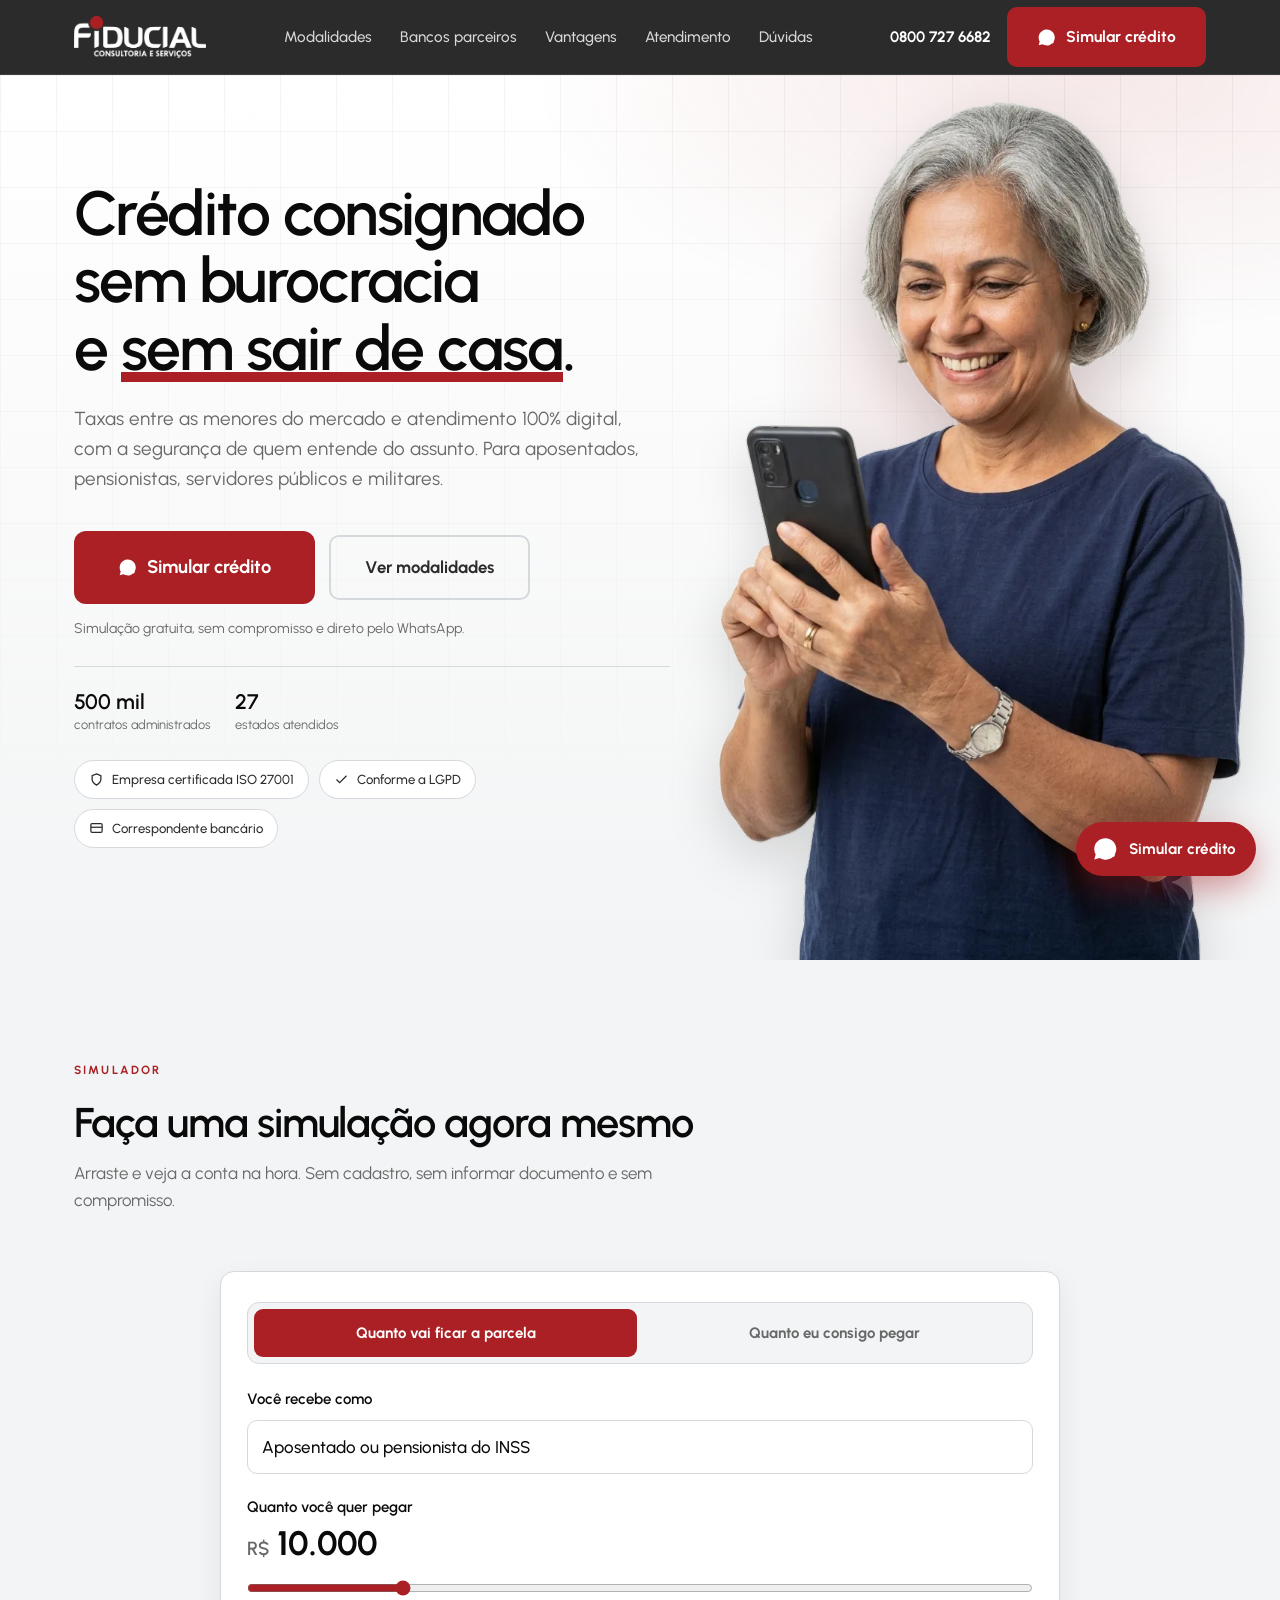
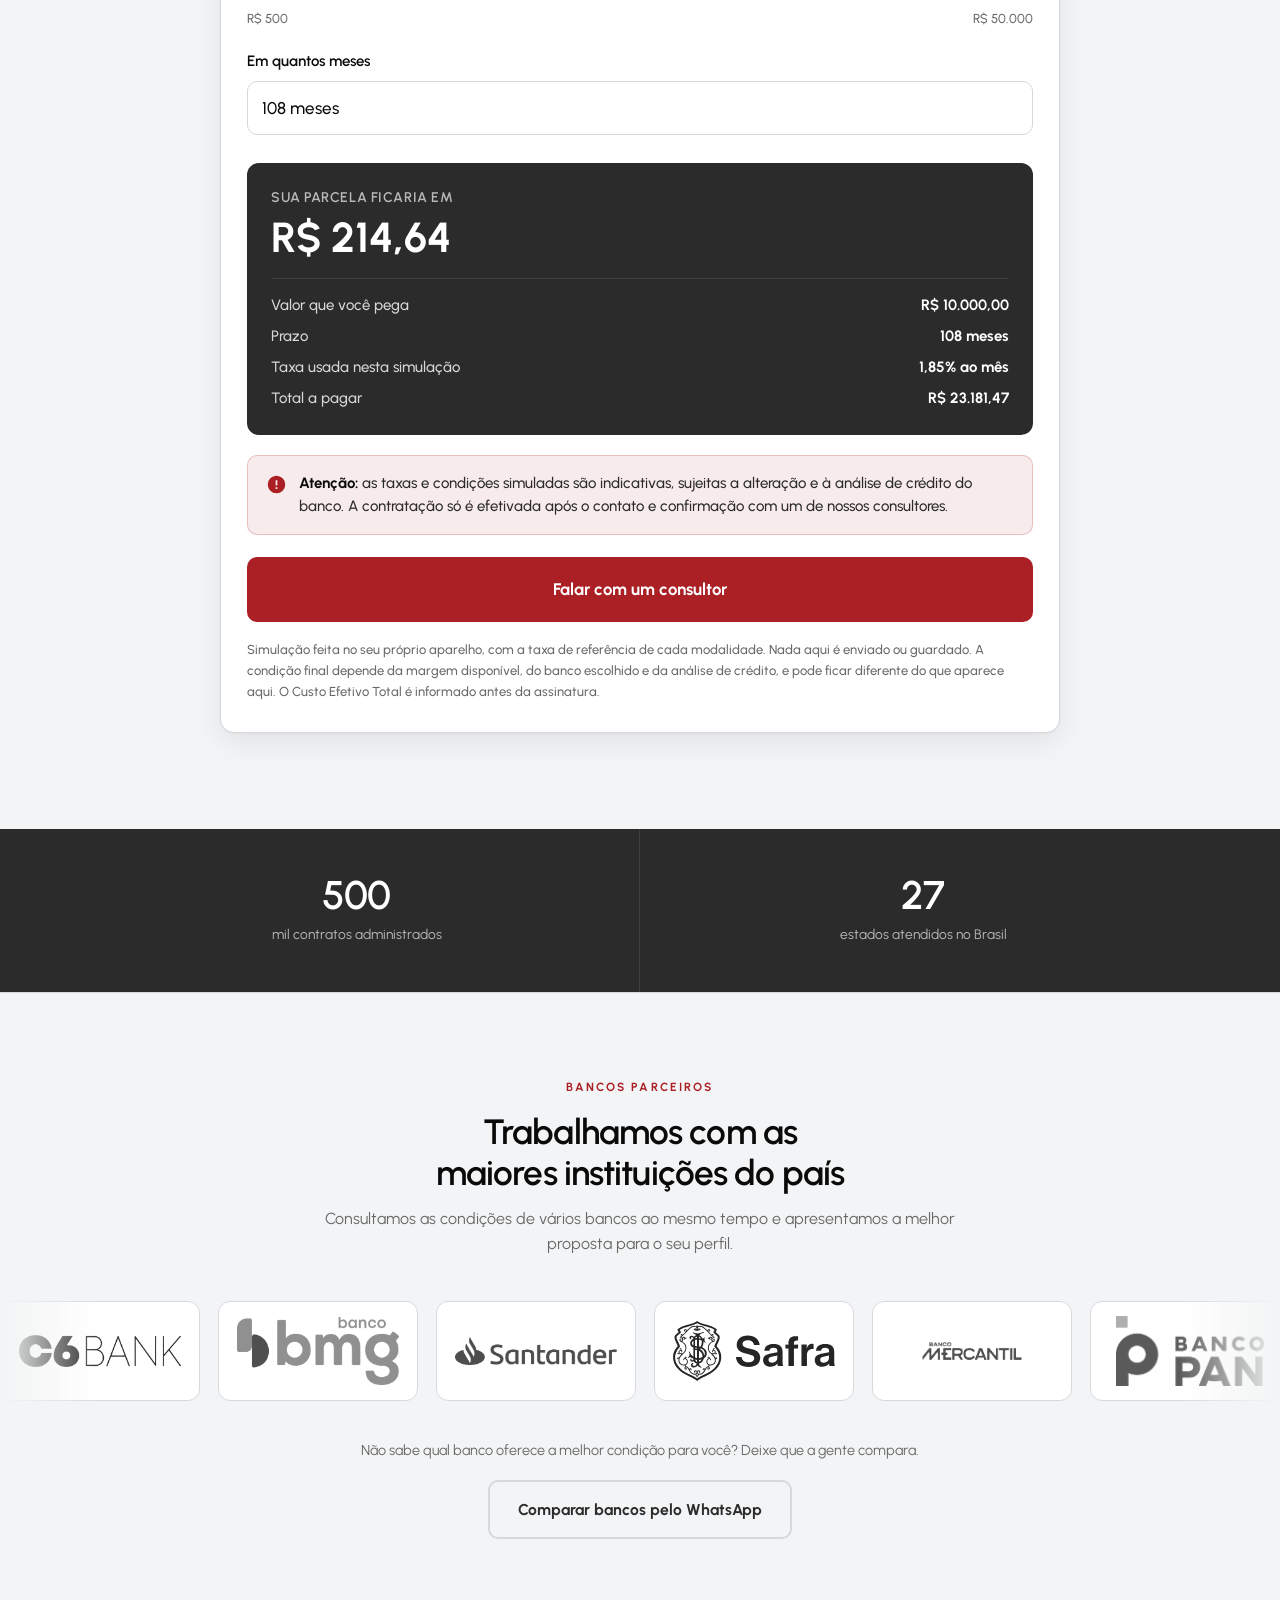
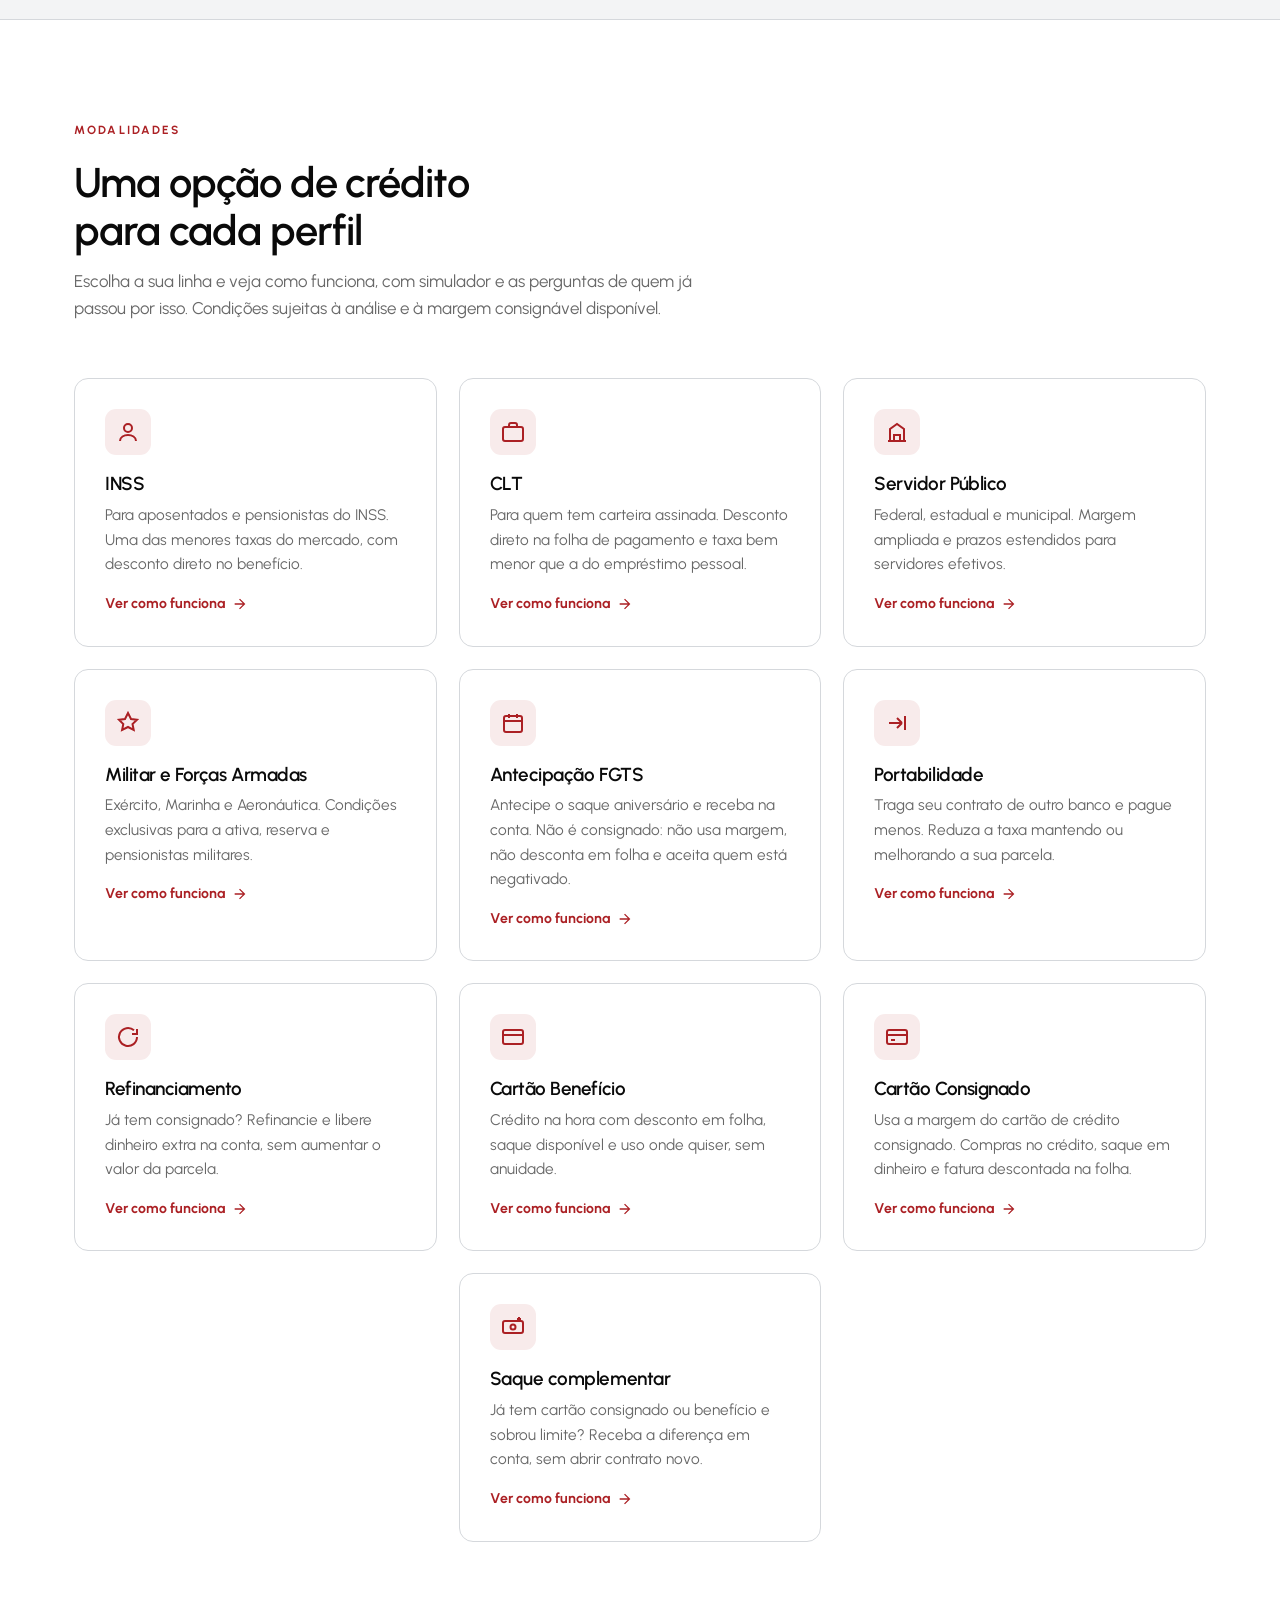
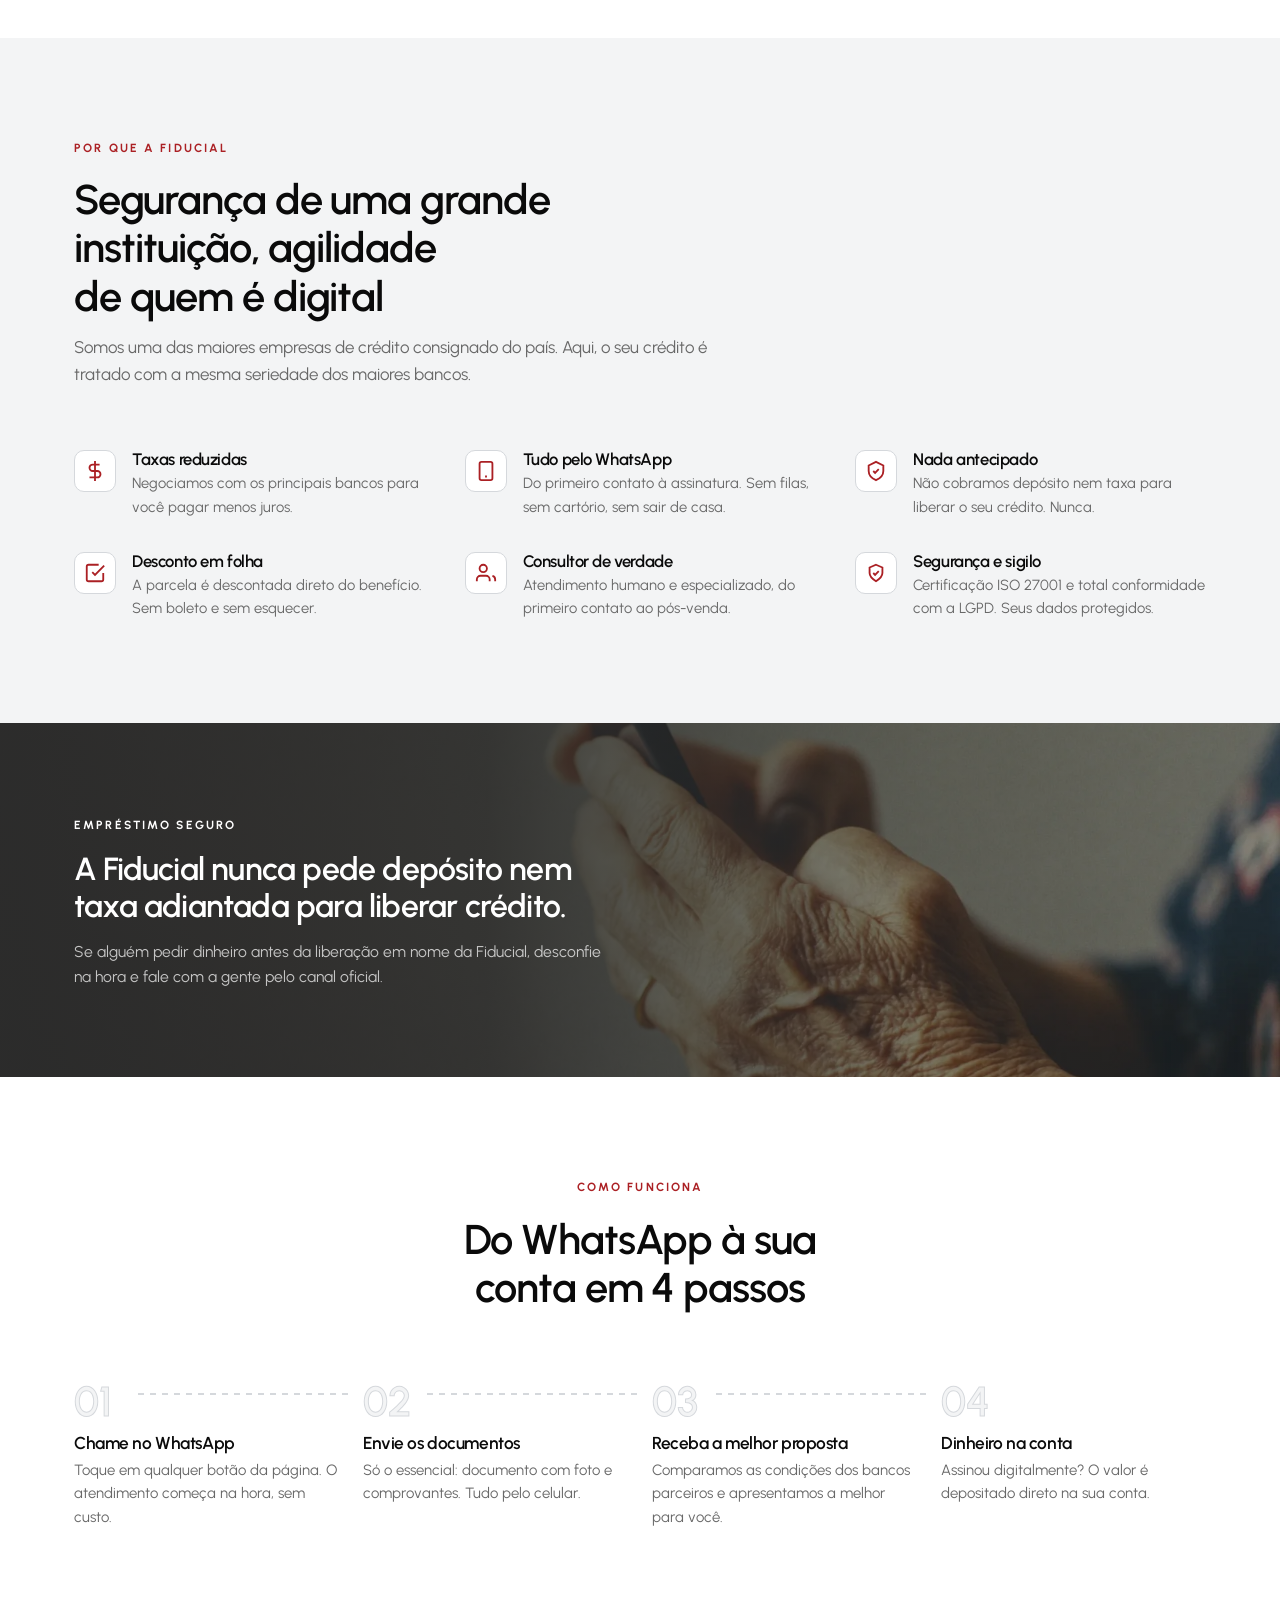
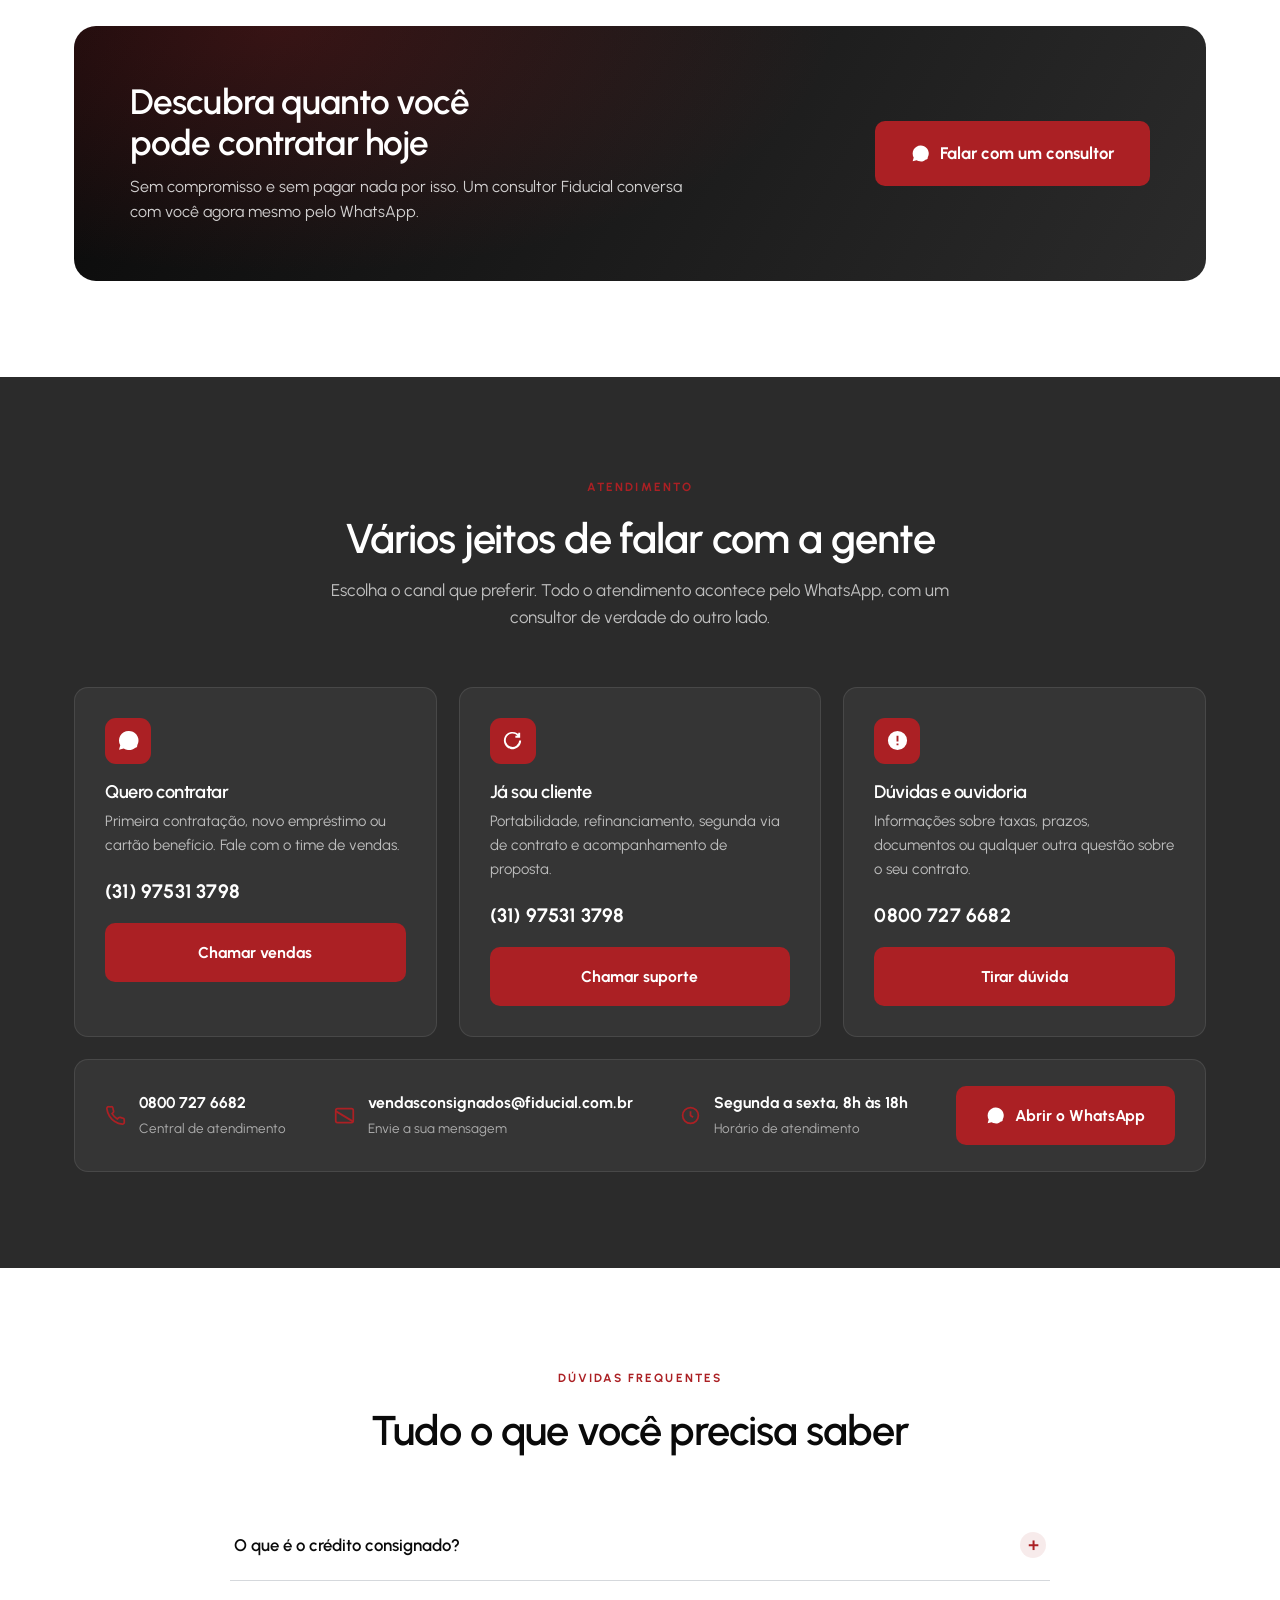
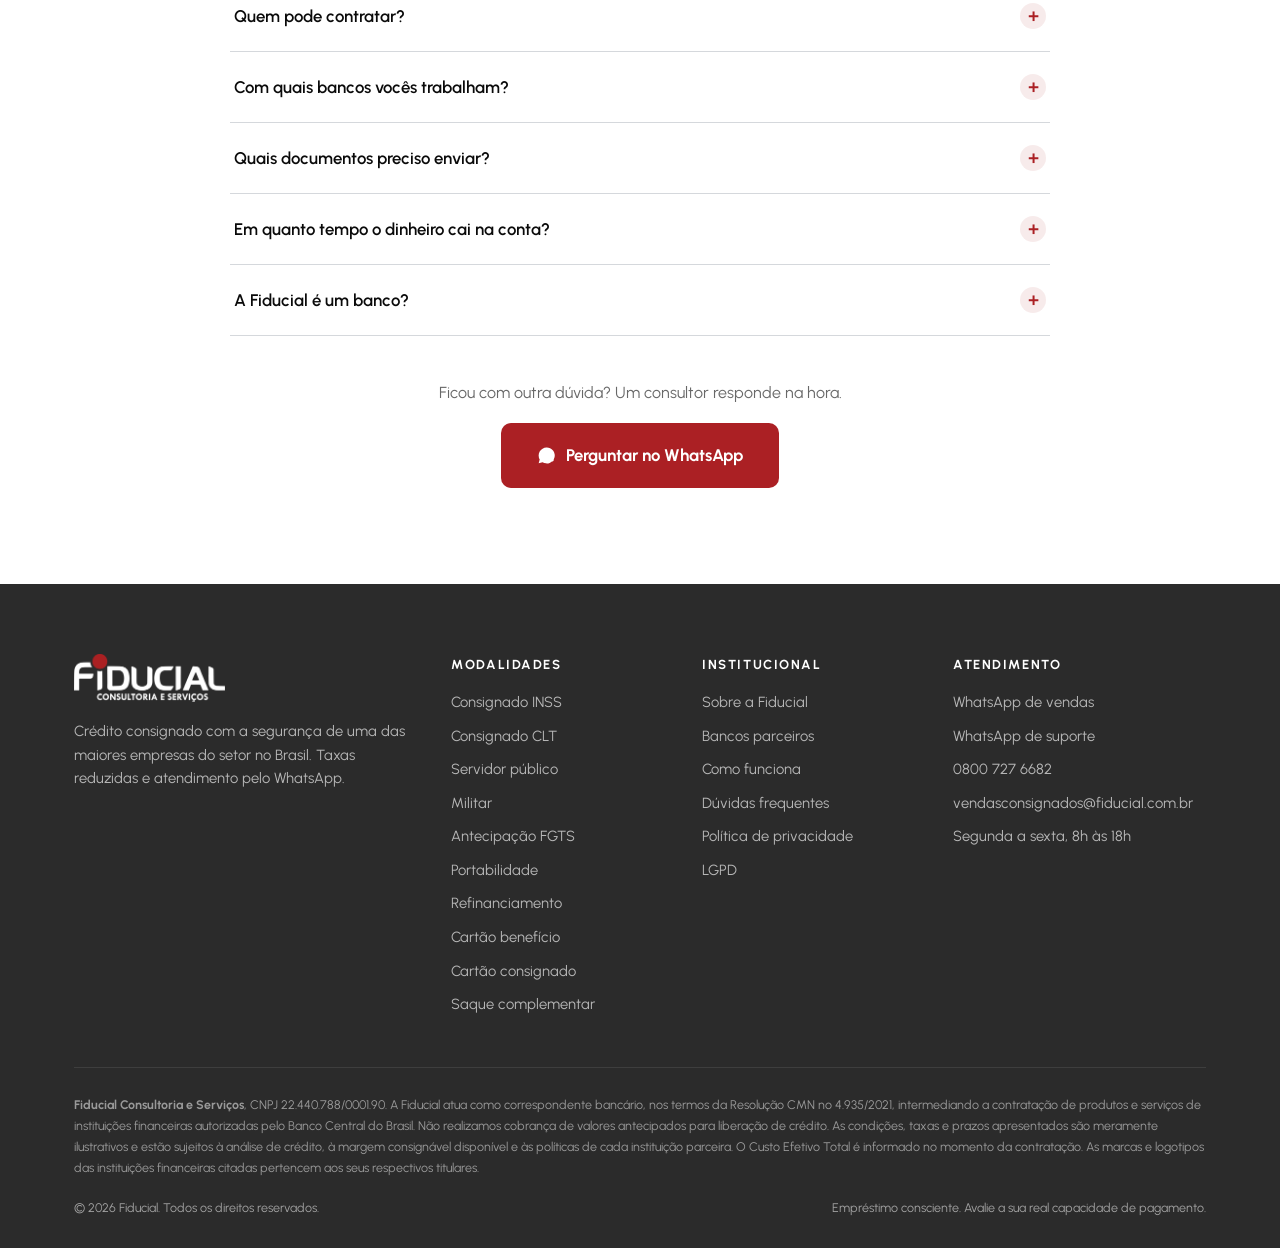
<file: index.html>
<!DOCTYPE html>
<html lang="pt-BR">
<head>
<meta charset="UTF-8" />
<meta name="viewport" content="width=device-width, initial-scale=1.0" />
<title>Fiducial | Crédito Consignado INSS, Servidor e Militar</title>
<meta name="description" content="Simule crédito consignado pelo WhatsApp com a Fiducial. Comparamos catorze instituições para achar a menor taxa, para aposentados, pensionistas, servidores públicos e militares. Sem sair de casa." />

<!-- Domínio próprio, apontado pela Fiducial TI no repositório em 10 de agosto
     de 2026. Antes disto as três linhas abaixo iam para o endereço da hospedagem. -->
<link rel="canonical" href="https://consignados.fiducial.com.br/" />
<meta property="og:url" content="https://consignados.fiducial.com.br/" />
<meta property="og:image" content="https://consignados.fiducial.com.br/previa.jpg" />

<!-- Prévia do link. O negócio inteiro roda no WhatsApp, e sem isto o endereço
     colado numa conversa aparece sem imagem e sem título. -->
<meta property="og:type" content="website" />
<meta property="og:locale" content="pt_BR" />
<meta property="og:site_name" content="Fiducial Consultoria e Serviços" />
<meta property="og:title" content="Crédito consignado sem burocracia e sem sair de casa" />
<meta property="og:description" content="Comparamos catorze instituições para achar a menor taxa. Simulação gratuita pelo WhatsApp, para aposentados, pensionistas, servidores e militares." />
<meta property="og:image:width" content="1200" />
<meta property="og:image:height" content="630" />
<meta property="og:image:alt" content="Crédito consignado Fiducial" />
<meta name="twitter:card" content="summary_large_image" />

<meta name="theme-color" content="#2b2b2b" />
<meta name="robots" content="index, follow, max-image-preview:large" />
<!-- Ícones oficiais da Fiducial, os mesmos do site institucional -->
<link rel="icon" href="favicon.ico" sizes="32x32" />
<link rel="icon" href="favicon-32.png" type="image/png" sizes="32x32" />
<link rel="icon" href="favicon-192.png" type="image/png" sizes="192x192" />
<link rel="apple-touch-icon" href="apple-touch-icon.png" />

<link rel="preload" href="fontes/urbanist-600.woff2" as="font" type="font/woff2" crossorigin />
<link rel="preload" href="hero.webp" as="image" type="image/webp" fetchpriority="high" />
<link rel="stylesheet" href="estilo.css" />

<!-- Dados estruturados. Servem para o Google entender que empresa é esta e para
     habilitar as perguntas aparecerem abertas no resultado de busca.
     PENDENTE: telefone e endereço estão com placeholder, trocar junto com o
     restante dos contatos. Sem telefone verificável, tirar a linha telephone. -->
<script type="application/ld+json">
{
  "@context": "https://schema.org",
  "@graph": [
    {
      "@type": "FinancialService",
      "@id": "https://consignados.fiducial.com.br/#empresa",
      "name": "Fiducial Consultoria e Serviços",
      "url": "https://consignados.fiducial.com.br/",
      "description": "Correspondente bancário especializado em crédito consignado para aposentados e pensionistas do INSS, servidores públicos e militares.",
      "taxID": "22.440.788/0001.90",
      "areaServed": { "@type": "Country", "name": "Brasil" },
      "availableLanguage": "pt-BR",
      "openingHoursSpecification": {
        "@type": "OpeningHoursSpecification",
        "dayOfWeek": ["Monday","Tuesday","Wednesday","Thursday","Friday"],
        "opens": "08:00",
        "closes": "18:00"
      },
      "hasOfferCatalog": {
        "@type": "OfferCatalog",
        "name": "Modalidades de crédito consignado",
        "itemListElement": [
          { "@type": "Offer", "itemOffered": { "@type": "LoanOrCredit", "name": "Consignado INSS" } },
          { "@type": "Offer", "itemOffered": { "@type": "LoanOrCredit", "name": "Consignado CLT" } },
          { "@type": "Offer", "itemOffered": { "@type": "LoanOrCredit", "name": "Consignado para servidor público" } },
          { "@type": "Offer", "itemOffered": { "@type": "LoanOrCredit", "name": "Consignado militar" } },
          { "@type": "Offer", "itemOffered": { "@type": "LoanOrCredit", "name": "Portabilidade de consignado" } },
          { "@type": "Offer", "itemOffered": { "@type": "LoanOrCredit", "name": "Refinanciamento de consignado" } },
          { "@type": "Offer", "itemOffered": { "@type": "LoanOrCredit", "name": "Cartão benefício" } },
          { "@type": "Offer", "itemOffered": { "@type": "LoanOrCredit", "name": "Cartão consignado" } },
          { "@type": "Offer", "itemOffered": { "@type": "LoanOrCredit", "name": "Antecipação do saque aniversário do FGTS" } },
          { "@type": "Offer", "itemOffered": { "@type": "LoanOrCredit", "name": "Saque complementar" } }
        ]
      }
    },
    {
      "@type": "FAQPage",
      "@id": "https://consignados.fiducial.com.br/#duvidas",
      "mainEntity": [
        {
          "@type": "Question",
          "name": "O que é o crédito consignado?",
          "acceptedAnswer": { "@type": "Answer", "text": "É um empréstimo com a parcela descontada diretamente da folha de pagamento ou do benefício, seja INSS, servidor ou militar. Por ter essa garantia, oferece as menores taxas de juros do mercado." }
        },
        {
          "@type": "Question",
          "name": "Quem pode contratar?",
          "acceptedAnswer": { "@type": "Answer", "text": "Aposentados e pensionistas do INSS, servidores públicos federais, estaduais e municipais, e militares das Forças Armadas. A contratação depende da margem consignável disponível e da análise de crédito." }
        },
        {
          "@type": "Question",
          "name": "Com quais bancos vocês trabalham?",
          "acceptedAnswer": { "@type": "Answer", "text": "Somos correspondentes de várias instituições e a nossa carteira não para nas que estão listadas no site. Entre elas estão C6 Consig, BMG, Santander, Safra, Mercantil, Banco Pan, Happy Consig, Facta, Daycoval, BRB, iCred, VCTex, Amigoz e Quero Mais Crédito, entre outras. Consultamos todas as que atendem o seu perfil e apresentamos a melhor condição." }
        },
        {
          "@type": "Question",
          "name": "Quais documentos preciso enviar?",
          "acceptedAnswer": { "@type": "Answer", "text": "Documento oficial com foto, CPF, comprovante de residência e o extrato ou contracheque do benefício. Tudo pode ser enviado por foto, pelo WhatsApp, sem precisar de cartório." }
        },
        {
          "@type": "Question",
          "name": "Em quanto tempo o dinheiro cai na conta?",
          "acceptedAnswer": { "@type": "Answer", "text": "Depois da aprovação e da assinatura digital, o banco faz o depósito direto na sua conta. O prazo varia conforme a instituição e o seu tipo de benefício, e o consultor informa o prazo exato antes de você assinar." }
        },
        {
          "@type": "Question",
          "name": "A Fiducial é um banco?",
          "acceptedAnswer": { "@type": "Answer", "text": "A Fiducial atua como correspondente bancário, intermediando a contratação junto a instituições financeiras autorizadas pelo Banco Central. Isso significa acesso a várias opções para encontrar a melhor condição para você." }
        }
      ]
    }
  ]
}
</script>
</head>
<body>

<!-- ================= HEADER ================= -->
<header>
  <div class="wrap nav">
    <a href="#" class="logo"><img decoding="async" width="620" height="197" src="fiducial-logo-claro.png" alt="Fiducial Consultoria e Serviços" /></a>
    <ul class="nav-links" id="nav-links">
      <li><a href="#modalidades">Modalidades</a></li>
      <li><a href="#bancos">Bancos parceiros</a></li>
      <li><a href="#vantagens">Vantagens</a></li>
      <li><a href="#atendimento">Atendimento</a></li>
      <li><a href="#duvidas">Dúvidas</a></li>
    </ul>
    <div class="nav-right">
      <span class="nav-phone">0800 727 6682</span>
      <a class="btn btn-red" data-wa data-origem="cabecalho" data-msg="Olá! Vim pelo site e quero falar sobre crédito consignado.">
        <svg viewBox="0 0 24 24"><path d="M17.5 14.4c-.3-.2-1.7-.9-2-1-.3-.1-.5-.1-.6.2s-.7.9-.9 1.1c-.2.2-.3.2-.6.1-1.7-.9-2.9-1.6-4-3.6-.3-.5.3-.5.8-1.5.1-.2 0-.4 0-.5s-.6-1.5-.9-2c-.2-.5-.4-.5-.6-.5h-.5c-.2 0-.5.1-.7.3-.9.9-1.1 2-.7 3.3.4 1.4 1.3 2.7 1.5 2.9.2.2 2.6 4 6.3 5.5 2.3 1 3.2 1.1 4.4.9.7-.1 1.7-.7 2-1.4.2-.7.2-1.3.2-1.4-.1-.1-.3-.2-.6-.4M12 2a10 10 0 0 0-8.6 15l-1.3 4.7L7 20.4A10 10 0 1 0 12 2"/></svg>
        Simular crédito
      </a>
      <!-- só aparece no celular, abre a lista de seções -->
      <button class="nav-abrir" type="button" aria-expanded="false" aria-controls="nav-links" aria-label="Abrir menu de seções">
        <span></span><span></span><span></span>
      </button>
    </div>
  </div>
</header>

<!-- ================= HERO ================= -->
<section class="hero">
  <div class="wrap hero-grid">
    <div class="hero-conteudo">
      <h1>Crédito consignado sem burocracia e <span class="hl">sem sair de casa</span>.</h1>
      <p class="lead">Taxas entre as menores do mercado e atendimento 100% digital, com a segurança de quem entende do assunto. Para aposentados, pensionistas, servidores públicos e militares.</p>

      <div class="hero-cta">
        <a class="btn btn-red btn-simular" data-wa data-origem="topo" data-msg="Olá! Quero simular meu crédito consignado.">
          <svg viewBox="0 0 24 24"><path d="M17.5 14.4c-.3-.2-1.7-.9-2-1-.3-.1-.5-.1-.6.2s-.7.9-.9 1.1c-.2.2-.3.2-.6.1-1.7-.9-2.9-1.6-4-3.6-.3-.5.3-.5.8-1.5.1-.2 0-.4 0-.5s-.6-1.5-.9-2c-.2-.5-.4-.5-.6-.5h-.5c-.2 0-.5.1-.7.3-.9.9-1.1 2-.7 3.3.4 1.4 1.3 2.7 1.5 2.9.2.2 2.6 4 6.3 5.5 2.3 1 3.2 1.1 4.4.9.7-.1 1.7-.7 2-1.4.2-.7.2-1.3.2-1.4-.1-.1-.3-.2-.6-.4M12 2a10 10 0 0 0-8.6 15l-1.3 4.7L7 20.4A10 10 0 1 0 12 2"/></svg>
          Simular crédito
        </a>
        <a class="btn btn-ghost btn-lg" href="#modalidades">Ver modalidades</a>
      </div>
      <p class="hero-obs">Simulação gratuita, sem compromisso e direto pelo WhatsApp.</p>

      <div class="prova">
        <div class="item"><div><b>500 mil</b><span>contratos administrados</span></div></div>
        <div class="item"><div><b>27</b><span>estados atendidos</span></div></div>
      </div>

      <div class="hero-chips">
        <span class="chip"><svg viewBox="0 0 24 24" fill="none" stroke="currentColor" stroke-width="2"><path d="M12 3l7 3v6c0 4-3 6.5-7 9-4-2.5-7-5-7-9V6l7-3z"/></svg> Empresa certificada ISO 27001</span>
        <span class="chip"><svg viewBox="0 0 24 24" fill="none" stroke="currentColor" stroke-width="2"><path d="M20 6L9 17l-5-5"/></svg> Conforme a LGPD</span>
        <span class="chip"><svg viewBox="0 0 24 24" fill="none" stroke="currentColor" stroke-width="2"><rect x="3" y="4" width="18" height="14" rx="2"/><path d="M3 10h18"/></svg> Correspondente bancário</span>
      </div>
    </div>

    <!--
      LADO DIREITO DO TOPO
      A imagem foi recortada sem fundo a partir de  modelo.png .
      Serve  hero.webp , leve, com  hero.png  de reserva para navegador antigo.
      Se os dois forem removidos, esta coluna some sozinha e o texto ocupa a largura toda.
    -->
    <div class="hero-figura" id="hero-figura">
      <picture>
        <source srcset="hero.webp" type="image/webp" />
        <img decoding="async" src="hero.png" width="706" height="1167" fetchpriority="high"
             alt="Aposentada simulando crédito consignado pelo celular" />
      </picture>
    </div>
  </div>
</section>

<!-- ================= SIMULADOR =================
     Fica logo abaixo do topo de propósito: é a primeira coisa depois da
     promessa, para a pessoa ver um número antes de decidir se continua lendo.
     O miolo do cartão é desenhado pelo simulador.js. Aqui fica só a moldura,
     para o título e o texto existirem no código da página.
     Não há formulário: nada é enviado, nada é guardado. -->
<section class="section sim" id="simulador" style="background:var(--paper)">
  <div class="wrap">
    <div class="section-head">
      <span class="eyebrow">Simulador</span>
      <h2>Faça uma simulação agora mesmo</h2>
      <p>Arraste e veja a conta na hora. Sem cadastro, sem informar documento e sem compromisso.</p>
    </div>
    <div class="sim-wrap">
      <div data-simulador="inss"></div>
    </div>
  </div>
</section>

<!-- ================= NÚMEROS ================= -->
<section class="stats">
  <div class="wrap stats-grid">
    <div class="stat"><div class="num" data-count="500">0</div><div class="lbl">mil contratos administrados</div></div>
    <div class="stat"><div class="num" data-count="27">0</div><div class="lbl">estados atendidos no Brasil</div></div>
  </div>
</section>

<!-- ================= BANCOS PARCEIROS ================= -->
<section class="banks" id="bancos">
  <div class="wrap">
    <div class="head reveal">
      <span class="eyebrow">Bancos parceiros</span>
      <h2>Trabalhamos com as maiores instituições do país</h2>
      <p>Consultamos as condições de vários bancos ao mesmo tempo e apresentamos a melhor proposta para o seu perfil.</p>
    </div>
  </div>

  <!--
    LOGOS DOS BANCOS
    Os arquivos ficam nesta mesma pasta, ao lado do index.html, com nome em minúsculas
    e sem espaço. Todos já foram tratados: fundo branco virou transparência e as margens
    vazias foram aparadas, para os logos terem peso visual parecido dentro do card.
    Enquanto um arquivo não existir, aparece o nome da instituição em texto automaticamente.
    A classe "folgado" continua disponível para logo que venha com muita margem interna.
  -->
  <div class="marquee">
    <div class="marquee-track" id="bank-track">
      <div class="bank"><img decoding="async" loading="lazy" width="520" height="103" src="c6-bank.png" alt="C6 Bank" data-nome="C6 Consig" /></div>
      <div class="bank"><img decoding="async" loading="lazy" width="520" height="217" src="bmg.png" alt="Banco BMG" data-nome="BMG" /></div>
      <div class="bank"><img decoding="async" loading="lazy" width="520" height="91" src="santander.png" alt="Santander" data-nome="Santander" /></div>
      <div class="bank"><img decoding="async" loading="lazy" width="1106" height="407" src="safra.svg" alt="Banco Safra" data-nome="Safra" /></div>
      <div class="bank"><img decoding="async" loading="lazy" width="630" height="350" src="mercantil.png" alt="Banco Mercantil" data-nome="Mercantil" /></div>
      <div class="bank"><img decoding="async" loading="lazy" width="300" height="141" src="pan.png" alt="Banco Pan" data-nome="Banco Pan" /></div>
      <div class="bank"><img decoding="async" loading="lazy" width="399" height="123" src="happy.png" alt="Happy Consig" data-nome="Happy Consig" /></div>
      <div class="bank"><img decoding="async" loading="lazy" width="191" height="44" src="facta.png" alt="Facta Financeira" data-nome="Facta" /></div>
      <div class="bank"><img decoding="async" loading="lazy" width="837" height="238" src="daycoval.png" alt="Banco Daycoval" data-nome="Daycoval" /></div>
      <div class="bank"><img decoding="async" loading="lazy" width="520" height="215" src="brb.png" alt="BRB" data-nome="BRB" /></div>
      <div class="bank"><img decoding="async" loading="lazy" width="520" height="124" src="icred.png" alt="iCred" data-nome="iCred" /></div>
      <div class="bank"><img decoding="async" loading="lazy" width="162" height="50" src="vctex.png" alt="VCTex" data-nome="VCTex" /></div>
      <div class="bank"><img decoding="async" loading="lazy" width="355" height="110" src="amigoz.png" alt="Amigoz" data-nome="Amigoz" /></div>
      <div class="bank"><img decoding="async" loading="lazy" width="520" height="271" src="quero-mais-credito.png" alt="Quero Mais Crédito" data-nome="Quero Mais Crédito" /></div>
    </div>
  </div>

  <div class="wrap">
    <p class="foot">Não sabe qual banco oferece a melhor condição para você? Deixe que a gente compara.</p>
    <div style="text-align:center;margin-top:18px">
      <a class="btn btn-outline" data-wa data-origem="bancos" data-msg="Olá! Quero comparar as condições entre os bancos parceiros.">Comparar bancos pelo WhatsApp</a>
    </div>
  </div>
</section>

<!-- ================= MODALIDADES ================= -->
<section class="section" id="modalidades">
  <div class="wrap">
    <div class="section-head reveal">
      <span class="eyebrow">Modalidades</span>
      <h2>Uma opção de crédito para cada perfil</h2>
      <p>Escolha a sua linha e veja como funciona, com simulador e as perguntas de quem j&#225; passou por isso. Condições sujeitas à análise e à margem consignável disponível.</p>
    </div>
    <div class="cards">
      <a class="card reveal" href="consignado-inss.html">
        <div class="ic"><svg viewBox="0 0 24 24" fill="none" stroke="currentColor" stroke-width="2"><circle cx="12" cy="8" r="4"/><path d="M4 21c0-4 4-6 8-6s8 2 8 6"/></svg></div>
        <h3>INSS</h3>
        <p>Para aposentados e pensionistas do INSS. Uma das menores taxas do mercado, com desconto direto no benefício.</p>
        <span class="go">Ver como funciona <svg viewBox="0 0 24 24"><path d="M12 4l8 8-8 8-1.4-1.4 5.6-5.6H4v-2h12.2l-5.6-5.6z"/></svg></span>
      </a>
      <a class="card reveal" href="consignado-clt.html">
        <div class="ic"><svg viewBox="0 0 24 24" fill="none" stroke="currentColor" stroke-width="2"><rect x="2" y="7" width="20" height="14" rx="2"/><path d="M8 7V5a2 2 0 0 1 2-2h4a2 2 0 0 1 2 2v2"/></svg></div>
        <h3>CLT</h3>
        <p>Para quem tem carteira assinada. Desconto direto na folha de pagamento e taxa bem menor que a do empr&#233;stimo pessoal.</p>
        <span class="go">Ver como funciona <svg viewBox="0 0 24 24"><path d="M12 4l8 8-8 8-1.4-1.4 5.6-5.6H4v-2h12.2l-5.6-5.6z"/></svg></span>
      </a>
      <a class="card reveal" href="consignado-servidor-publico.html">
        <div class="ic"><svg viewBox="0 0 24 24" fill="none" stroke="currentColor" stroke-width="2"><path d="M3 21h18M5 21V9l7-5 7 5v12M9 21v-6h6v6"/></svg></div>
        <h3>Servidor Público</h3>
        <p>Federal, estadual e municipal. Margem ampliada e prazos estendidos para servidores efetivos.</p>
        <span class="go">Ver como funciona <svg viewBox="0 0 24 24"><path d="M12 4l8 8-8 8-1.4-1.4 5.6-5.6H4v-2h12.2l-5.6-5.6z"/></svg></span>
      </a>
      <a class="card reveal" href="consignado-militar.html">
        <div class="ic"><svg viewBox="0 0 24 24" fill="none" stroke="currentColor" stroke-width="2"><path d="M12 2l3 6 6 .8-4.5 4.2 1.2 6L12 16l-5.9 3 1.2-6L3 8.8 9 8z"/></svg></div>
        <h3>Militar e Forças Armadas</h3>
        <p>Exército, Marinha e Aeronáutica. Condições exclusivas para a ativa, reserva e pensionistas militares.</p>
        <span class="go">Ver como funciona <svg viewBox="0 0 24 24"><path d="M12 4l8 8-8 8-1.4-1.4 5.6-5.6H4v-2h12.2l-5.6-5.6z"/></svg></span>
      </a>
            <a class="card reveal" href="antecipacao-fgts.html">
        <div class="ic"><svg viewBox="0 0 24 24" fill="none" stroke="currentColor" stroke-width="2"><rect x="3" y="5" width="18" height="16" rx="2"/><path d="M3 10h18M8 3v4M16 3v4"/></svg></div>
        <h3>Antecipação FGTS</h3>
        <p>Antecipe o saque aniversário e receba na conta. Não é consignado: não usa margem, não desconta em folha e aceita quem está negativado.</p>
        <span class="go">Ver como funciona <svg viewBox="0 0 24 24"><path d="M12 4l8 8-8 8-1.4-1.4 5.6-5.6H4v-2h12.2l-5.6-5.6z"/></svg></span>
      </a>
      <a class="card reveal" href="portabilidade-consignado.html">
        <div class="ic"><svg viewBox="0 0 24 24" fill="none" stroke="currentColor" stroke-width="2"><path d="M4 12h13m0 0l-5-5m5 5l-5 5M20 5v14"/></svg></div>
        <h3>Portabilidade</h3>
        <p>Traga seu contrato de outro banco e pague menos. Reduza a taxa mantendo ou melhorando a sua parcela.</p>
        <span class="go">Ver como funciona <svg viewBox="0 0 24 24"><path d="M12 4l8 8-8 8-1.4-1.4 5.6-5.6H4v-2h12.2l-5.6-5.6z"/></svg></span>
      </a>
      <a class="card reveal" href="refinanciamento-consignado.html">
        <div class="ic"><svg viewBox="0 0 24 24" fill="none" stroke="currentColor" stroke-width="2"><path d="M21 12a9 9 0 1 1-3-6.7M21 4v5h-5"/></svg></div>
        <h3>Refinanciamento</h3>
        <p>Já tem consignado? Refinancie e libere dinheiro extra na conta, sem aumentar o valor da parcela.</p>
        <span class="go">Ver como funciona <svg viewBox="0 0 24 24"><path d="M12 4l8 8-8 8-1.4-1.4 5.6-5.6H4v-2h12.2l-5.6-5.6z"/></svg></span>
      </a>
      <a class="card reveal" href="cartao-beneficio.html">
        <div class="ic"><svg viewBox="0 0 24 24" fill="none" stroke="currentColor" stroke-width="2"><rect x="2" y="5" width="20" height="14" rx="2"/><path d="M2 10h20"/></svg></div>
        <h3>Cartão Benefício</h3>
        <p>Crédito na hora com desconto em folha, saque disponível e uso onde quiser, sem anuidade.</p>
        <span class="go">Ver como funciona <svg viewBox="0 0 24 24"><path d="M12 4l8 8-8 8-1.4-1.4 5.6-5.6H4v-2h12.2l-5.6-5.6z"/></svg></span>
      </a>
      <a class="card reveal" href="cartao-consignado.html">
        <div class="ic"><svg viewBox="0 0 24 24" fill="none" stroke="currentColor" stroke-width="2"><rect x="2" y="5" width="20" height="14" rx="2"/><path d="M2 10h20"/><path d="M6 15h4"/></svg></div>
        <h3>Cartão Consignado</h3>
        <p>Usa a margem do cartão de crédito consignado. Compras no crédito, saque em dinheiro e fatura descontada na folha.</p>
        <span class="go">Ver como funciona <svg viewBox="0 0 24 24"><path d="M12 4l8 8-8 8-1.4-1.4 5.6-5.6H4v-2h12.2l-5.6-5.6z"/></svg></span>
      </a>
      <a class="card reveal" href="saque-complementar.html">
        <div class="ic"><svg viewBox="0 0 24 24" fill="none" stroke="currentColor" stroke-width="2"><rect x="2" y="6" width="20" height="12" rx="2"/><circle cx="12" cy="12" r="2.5"/><path d="M18 2v4M20 4h-4"/></svg></div>
        <h3>Saque complementar</h3>
        <p>Já tem cartão consignado ou benefício e sobrou limite? Receba a diferença em conta, sem abrir contrato novo.</p>
        <span class="go">Ver como funciona <svg viewBox="0 0 24 24"><path d="M12 4l8 8-8 8-1.4-1.4 5.6-5.6H4v-2h12.2l-5.6-5.6z"/></svg></span>
      </a>
    </div>
  </div>
</section>

<!-- ================= VANTAGENS ================= -->
<section class="section adv" id="vantagens">
  <div class="wrap">
    <div class="section-head reveal">
      <span class="eyebrow">Por que a Fiducial</span>
      <h2>Segurança de uma grande instituição, agilidade de quem é digital</h2>
      <p>Somos uma das maiores empresas de crédito consignado do país. Aqui, o seu crédito é tratado com a mesma seriedade dos maiores bancos.</p>
    </div>
    <div class="adv-grid">
      <div class="adv-item reveal">
        <div class="ic"><svg viewBox="0 0 24 24" fill="none" stroke="currentColor" stroke-width="2"><path d="M12 1v22M17 5H9.5a3.5 3.5 0 0 0 0 7h5a3.5 3.5 0 0 1 0 7H6"/></svg></div>
        <div><h4>Taxas reduzidas</h4><p>Negociamos com os principais bancos para você pagar menos juros.</p></div>
      </div>
      <div class="adv-item reveal">
        <div class="ic"><svg viewBox="0 0 24 24" fill="none" stroke="currentColor" stroke-width="2"><rect x="5" y="2" width="14" height="20" rx="2"/><path d="M11 18h2"/></svg></div>
        <div><h4>Tudo pelo WhatsApp</h4><p>Do primeiro contato à assinatura. Sem filas, sem cartório, sem sair de casa.</p></div>
      </div>
      <div class="adv-item reveal">
        <div class="ic"><svg viewBox="0 0 24 24" fill="none" stroke="currentColor" stroke-width="2"><path d="M12 2l8 4v6c0 5-3.5 8-8 10-4.5-2-8-5-8-10V6z"/><path d="M15 10l-4 4-2-2"/></svg></div>
        <div><h4>Nada antecipado</h4><p>Não cobramos depósito nem taxa para liberar o seu crédito. Nunca.</p></div>
      </div>
      <div class="adv-item reveal">
        <div class="ic"><svg viewBox="0 0 24 24" fill="none" stroke="currentColor" stroke-width="2"><path d="M9 11l3 3L22 4M21 12v7a2 2 0 0 1-2 2H5a2 2 0 0 1-2-2V5a2 2 0 0 1 2-2h11"/></svg></div>
        <div><h4>Desconto em folha</h4><p>A parcela é descontada direto do benefício. Sem boleto e sem esquecer.</p></div>
      </div>
      <div class="adv-item reveal">
        <div class="ic"><svg viewBox="0 0 24 24" fill="none" stroke="currentColor" stroke-width="2"><path d="M16 21v-2a4 4 0 0 0-4-4H6a4 4 0 0 0-4 4v2M9 11a4 4 0 1 0 0-8 4 4 0 0 0 0 8zM22 21v-2a4 4 0 0 0-3-3.9"/></svg></div>
        <div><h4>Consultor de verdade</h4><p>Atendimento humano e especializado, do primeiro contato ao pós-venda.</p></div>
      </div>
      <div class="adv-item reveal">
        <div class="ic"><svg viewBox="0 0 24 24" fill="none" stroke="currentColor" stroke-width="2"><path d="M12 3l7 3v6c0 4-3 6.5-7 9-4-2.5-7-5-7-9V6l7-3z"/><path d="M9 12l2 2 4-4"/></svg></div>
        <div><h4>Segurança e sigilo</h4><p>Certificação ISO 27001 e total conformidade com a LGPD. Seus dados protegidos.</p></div>
      </div>
    </div>
  </div>
</section>

<!-- ================= FAIXA DE QUEBRA =================
  Faixa de largura total com foto ao fundo. O texto fica na metade esquerda,
  que é justamente onde a foto tem fundo desfocado e vazio.
-->
<section class="quebra">
  <div class="wrap">
    <div class="quebra-texto reveal">
      <span class="eyebrow">Empréstimo seguro</span>
      <h2>A Fiducial nunca pede depósito nem taxa adiantada para liberar crédito.</h2>
      <p>Se alguém pedir dinheiro antes da liberação em nome da Fiducial, desconfie na hora e fale com a gente pelo canal oficial.</p>
    </div>
  </div>
</section>

<!-- ================= COMO FUNCIONA ================= -->
<section class="section" id="como">
  <div class="wrap">
    <div class="section-head center reveal">
      <span class="eyebrow">Como funciona</span>
      <h2>Do WhatsApp à sua conta em 4 passos</h2>
    </div>
    <div class="steps">
      <div class="step reveal"><div class="n">01</div><h4>Chame no WhatsApp</h4><p>Toque em qualquer botão da página. O atendimento começa na hora, sem custo.</p></div>
      <div class="step reveal"><div class="n">02</div><h4>Envie os documentos</h4><p>Só o essencial: documento com foto e comprovantes. Tudo pelo celular.</p></div>
      <div class="step reveal"><div class="n">03</div><h4>Receba a melhor proposta</h4><p>Comparamos as condições dos bancos parceiros e apresentamos a melhor para você.</p></div>
      <div class="step reveal"><div class="n">04</div><h4>Dinheiro na conta</h4><p>Assinou digitalmente? O valor é depositado direto na sua conta.</p></div>
    </div>
  </div>
</section>

<!-- ================= FAIXA DE CTA ================= -->
<section class="section" style="padding-top:0">
  <div class="wrap">
    <div class="band reveal">
      <div>
        <h2>Descubra quanto você pode contratar hoje</h2>
        <p>Sem compromisso e sem pagar nada por isso. Um consultor Fiducial conversa com você agora mesmo pelo WhatsApp.</p>
      </div>
      <a class="btn btn-red btn-lg" data-wa data-origem="faixa-simulacao" data-msg="Olá! Quero descobrir quanto posso contratar de consignado.">
        <svg viewBox="0 0 24 24"><path d="M17.5 14.4c-.3-.2-1.7-.9-2-1-.3-.1-.5-.1-.6.2s-.7.9-.9 1.1c-.2.2-.3.2-.6.1-1.7-.9-2.9-1.6-4-3.6-.3-.5.3-.5.8-1.5.1-.2 0-.4 0-.5s-.6-1.5-.9-2c-.2-.5-.4-.5-.6-.5h-.5c-.2 0-.5.1-.7.3-.9.9-1.1 2-.7 3.3.4 1.4 1.3 2.7 1.5 2.9.2.2 2.6 4 6.3 5.5 2.3 1 3.2 1.1 4.4.9.7-.1 1.7-.7 2-1.4.2-.7.2-1.3.2-1.4-.1-.1-.3-.2-.6-.4M12 2a10 10 0 0 0-8.6 15l-1.3 4.7L7 20.4A10 10 0 1 0 12 2"/></svg>
        Falar com um consultor
      </a>
    </div>
  </div>
</section>

<!-- ================= ATENDIMENTO ================= -->
<section class="section contact on-dark" id="atendimento">
  <div class="wrap">
    <div class="section-head center reveal">
      <span class="eyebrow">Atendimento</span>
      <h2>Vários jeitos de falar com a gente</h2>
      <p>Escolha o canal que preferir. Todo o atendimento acontece pelo WhatsApp, com um consultor de verdade do outro lado.</p>
    </div>

    <div class="contact-grid">
      <div class="cbox reveal">
        <div class="ic"><svg viewBox="0 0 24 24"><path d="M17.5 14.4c-.3-.2-1.7-.9-2-1-.3-.1-.5-.1-.6.2s-.7.9-.9 1.1c-.2.2-.3.2-.6.1-1.7-.9-2.9-1.6-4-3.6-.3-.5.3-.5.8-1.5.1-.2 0-.4 0-.5s-.6-1.5-.9-2c-.2-.5-.4-.5-.6-.5h-.5c-.2 0-.5.1-.7.3-.9.9-1.1 2-.7 3.3.4 1.4 1.3 2.7 1.5 2.9.2.2 2.6 4 6.3 5.5 2.3 1 3.2 1.1 4.4.9.7-.1 1.7-.7 2-1.4.2-.7.2-1.3.2-1.4-.1-.1-.3-.2-.6-.4M12 2a10 10 0 0 0-8.6 15l-1.3 4.7L7 20.4A10 10 0 1 0 12 2"/></svg></div>
        <h3>Quero contratar</h3>
        <p>Primeira contratação, novo empréstimo ou cartão benefício. Fale com o time de vendas.</p>
        <div class="num">(31) 97531 3798</div>
        <a class="btn btn-red btn-block" data-wa data-origem="atendimento-vendas" data-msg="Olá! Quero contratar um crédito consignado.">Chamar vendas</a>
      </div>

      <div class="cbox reveal">
        <div class="ic"><svg viewBox="0 0 24 24"><path d="M21 12a9 9 0 1 1-3-6.7V4h2v5h-5V7h2.2A7 7 0 1 0 19 12z"/></svg></div>
        <h3>Já sou cliente</h3>
        <p>Portabilidade, refinanciamento, segunda via de contrato e acompanhamento de proposta.</p>
        <div class="num">(31) 97531 3798</div>
        <a class="btn btn-red btn-block" data-wa data-origem="atendimento-suporte" data-msg="Olá! Já sou cliente Fiducial e preciso de atendimento.">Chamar suporte</a>
      </div>

      <div class="cbox reveal">
        <div class="ic"><svg viewBox="0 0 24 24"><path d="M12 2a10 10 0 1 0 10 10A10 10 0 0 0 12 2m1 15h-2v-2h2zm0-4h-2V7h2z"/></svg></div>
        <h3>Dúvidas e ouvidoria</h3>
        <p>Informações sobre taxas, prazos, documentos ou qualquer outra questão sobre o seu contrato.</p>
        <div class="num">0800 727 6682</div>
        <a class="btn btn-red btn-block" data-wa data-origem="atendimento-duvidas" data-msg="Olá! Tenho uma dúvida sobre crédito consignado.">Tirar dúvida</a>
      </div>
    </div>

    <div class="contact-strip reveal">
      <div class="item">
        <svg viewBox="0 0 24 24"><path d="M22 16.9v3a2 2 0 0 1-2.2 2 19.8 19.8 0 0 1-8.6-3.1 19.5 19.5 0 0 1-6-6A19.8 19.8 0 0 1 2.1 4.2 2 2 0 0 1 4.1 2h3a2 2 0 0 1 2 1.7c.1 1 .4 1.9.7 2.8a2 2 0 0 1-.5 2.1L8.1 9.9a16 16 0 0 0 6 6l1.3-1.2a2 2 0 0 1 2.1-.5c.9.3 1.8.6 2.8.7a2 2 0 0 1 1.7 2"/></svg>
        <div><b>0800 727 6682</b><span>Central de atendimento</span></div>
      </div>
      <div class="item">
        <svg viewBox="0 0 24 24"><rect x="2" y="4" width="20" height="16" rx="2"/><path d="M2 7l10 6 10 6"/></svg>
        <div><b>vendasconsignados@fiducial.com.br</b><span>Envie a sua mensagem</span></div>
      </div>
      <div class="item">
        <svg viewBox="0 0 24 24"><circle cx="12" cy="12" r="9"/><path d="M12 7v5l3 2"/></svg>
        <div><b>Segunda a sexta, 8h às 18h</b><span>Horário de atendimento</span></div>
      </div>
      <a class="btn btn-red" data-wa data-origem="atendimento-faixa" data-msg="Olá! Vim pelo site da Fiducial.">
        <svg viewBox="0 0 24 24"><path d="M17.5 14.4c-.3-.2-1.7-.9-2-1-.3-.1-.5-.1-.6.2s-.7.9-.9 1.1c-.2.2-.3.2-.6.1-1.7-.9-2.9-1.6-4-3.6-.3-.5.3-.5.8-1.5.1-.2 0-.4 0-.5s-.6-1.5-.9-2c-.2-.5-.4-.5-.6-.5h-.5c-.2 0-.5.1-.7.3-.9.9-1.1 2-.7 3.3.4 1.4 1.3 2.7 1.5 2.9.2.2 2.6 4 6.3 5.5 2.3 1 3.2 1.1 4.4.9.7-.1 1.7-.7 2-1.4.2-.7.2-1.3.2-1.4-.1-.1-.3-.2-.6-.4M12 2a10 10 0 0 0-8.6 15l-1.3 4.7L7 20.4A10 10 0 1 0 12 2"/></svg>
        Abrir o WhatsApp
      </a>
    </div>
  </div>
</section>

<!-- ================= DÚVIDAS ================= -->
<section class="section" id="duvidas">
  <div class="wrap">
    <div class="section-head center reveal">
      <span class="eyebrow">Dúvidas frequentes</span>
      <h2>Tudo o que você precisa saber</h2>
    </div>
    <div class="faq">
      <div class="acc">
        <button>O que é o crédito consignado?<span class="plus">+</span></button>
        <div class="ans"><p>É um empréstimo com a parcela descontada diretamente da folha de pagamento ou do benefício, seja INSS, servidor ou militar. Por ter essa garantia, oferece as menores taxas de juros do mercado.</p></div>
      </div>
      <div class="acc">
        <button>Quem pode contratar?<span class="plus">+</span></button>
        <div class="ans"><p>Aposentados e pensionistas do INSS, servidores públicos federais, estaduais e municipais, e militares das Forças Armadas. A contratação depende da margem consignável disponível e da análise de crédito.</p></div>
      </div>
      <div class="acc">
        <button>Com quais bancos vocês trabalham?<span class="plus">+</span></button>
        <div class="ans"><p>Somos correspondentes de várias instituições e a nossa carteira não para nas que estão listadas no site. Entre elas estão C6 Consig, BMG, Santander, Safra, Mercantil, Banco Pan, Happy Consig, Facta, Daycoval, BRB, iCred, VCTex, Amigoz e Quero Mais Crédito, entre outras. Consultamos todas as que atendem o seu perfil e apresentamos a melhor condição.</p></div>
      </div>
      <div class="acc">
        <button>Quais documentos preciso enviar?<span class="plus">+</span></button>
        <div class="ans"><p>Documento oficial com foto, CPF, comprovante de residência e o extrato ou contracheque do benefício. Tudo pode ser enviado por foto, pelo WhatsApp, sem precisar de cartório.</p></div>
      </div>
      <div class="acc">
        <button>Em quanto tempo o dinheiro cai na conta?<span class="plus">+</span></button>
        <div class="ans"><p>Depois da aprovação e da assinatura digital, o banco faz o depósito direto na sua conta. O prazo varia conforme a instituição e o seu tipo de benefício, e o consultor informa o prazo exato antes de você assinar.</p></div>
      </div>
      <div class="acc">
        <button>A Fiducial é um banco?<span class="plus">+</span></button>
        <div class="ans"><p>A Fiducial atua como correspondente bancário, intermediando a contratação junto a instituições financeiras autorizadas pelo Banco Central. Isso significa acesso a várias opções para encontrar a melhor condição para você.</p></div>
      </div>
    </div>
    <div style="text-align:center;margin-top:44px">
      <p style="color:var(--grey);margin-bottom:18px">Ficou com outra dúvida? Um consultor responde na hora.</p>
      <a class="btn btn-red btn-lg" data-wa data-origem="duvidas" data-msg="Olá! Tenho uma dúvida sobre crédito consignado.">
        <svg viewBox="0 0 24 24"><path d="M17.5 14.4c-.3-.2-1.7-.9-2-1-.3-.1-.5-.1-.6.2s-.7.9-.9 1.1c-.2.2-.3.2-.6.1-1.7-.9-2.9-1.6-4-3.6-.3-.5.3-.5.8-1.5.1-.2 0-.4 0-.5s-.6-1.5-.9-2c-.2-.5-.4-.5-.6-.5h-.5c-.2 0-.5.1-.7.3-.9.9-1.1 2-.7 3.3.4 1.4 1.3 2.7 1.5 2.9.2.2 2.6 4 6.3 5.5 2.3 1 3.2 1.1 4.4.9.7-.1 1.7-.7 2-1.4.2-.7.2-1.3.2-1.4-.1-.1-.3-.2-.6-.4M12 2a10 10 0 0 0-8.6 15l-1.3 4.7L7 20.4A10 10 0 1 0 12 2"/></svg>
        Perguntar no WhatsApp
      </a>
    </div>
  </div>
</section>

<!-- ================= RODAPÉ ================= -->
<footer>
  <div class="wrap">
    <div class="foot-grid">
      <div class="foot-col">
        <div class="logo"><img decoding="async" width="620" height="197" src="fiducial-logo-claro.png" alt="Fiducial Consultoria e Serviços" /></div>
        <p>Crédito consignado com a segurança de uma das maiores empresas do setor no Brasil. Taxas reduzidas e atendimento pelo WhatsApp.</p>
      </div>
      <div class="foot-col">
        <h5>Modalidades</h5>
        <a href="consignado-inss.html">Consignado INSS</a>
        <a href="consignado-clt.html">Consignado CLT</a>
        <a href="consignado-servidor-publico.html">Servidor público</a>
        <a href="consignado-militar.html">Militar</a>
        <a href="antecipacao-fgts.html">Antecipação FGTS</a>
        <a href="portabilidade-consignado.html">Portabilidade</a>
        <a href="refinanciamento-consignado.html">Refinanciamento</a>
        <a href="cartao-beneficio.html">Cartão benefício</a>
        <a href="cartao-consignado.html">Cartão consignado</a>
        <a href="saque-complementar.html">Saque complementar</a>
      </div>
      <div class="foot-col">
        <h5>Institucional</h5>
        <a href="#vantagens">Sobre a Fiducial</a>
        <a href="#bancos">Bancos parceiros</a>
        <a href="#como">Como funciona</a>
        <a href="#duvidas">Dúvidas frequentes</a>
        <!-- Documentos oficiais da Fiducial, no site institucional. Mesma pessoa
             jurídica desta landing, CNPJ 22.440.788/0001.90, conferido no rodapé
             de fiducial.com.br. -->
        <a href="https://fiducial.com.br/storage/2025/07/Politica-de-Privacidade-1.pdf" target="_blank" rel="noopener">Política de privacidade</a>
        <a href="https://fiducial.com.br/lgpd/" target="_blank" rel="noopener">LGPD</a>
      </div>
      <div class="foot-col">
        <h5>Atendimento</h5>
        <a data-wa data-origem="rodape-vendas" data-msg="Olá! Quero falar com o time de vendas.">WhatsApp de vendas</a>
        <a data-wa data-origem="rodape-suporte" data-msg="Olá! Já sou cliente e preciso de suporte.">WhatsApp de suporte</a>
        <p>0800 727 6682</p>
        <p>vendasconsignados@fiducial.com.br</p>
        <p>Segunda a sexta, 8h às 18h</p>
      </div>
    </div>
    <div class="foot-legal">
      <p><strong>Fiducial Consultoria e Serviços</strong>, CNPJ 22.440.788/0001.90. A Fiducial atua como correspondente bancário, nos termos da Resolução CMN nº 4.935/2021, intermediando a contratação de produtos e serviços de instituições financeiras autorizadas pelo Banco Central do Brasil. Não realizamos cobrança de valores antecipados para liberação de crédito. As condições, taxas e prazos apresentados são meramente ilustrativos e estão sujeitos à análise de crédito, à margem consignável disponível e às políticas de cada instituição parceira. O Custo Efetivo Total é informado no momento da contratação. As marcas e logotipos das instituições financeiras citadas pertencem aos seus respectivos titulares.</p>
      <div class="bar">
        <span>© 2026 Fiducial. Todos os direitos reservados.</span>
        <span>Empréstimo consciente. Avalie a sua real capacidade de pagamento.</span>
      </div>
    </div>
  </div>
</footer>

<!-- ================= WHATSAPP FLUTUANTE ================= -->
<a class="wa-float" data-wa data-origem="botao-flutuante" data-msg="Olá! Vim pelo site e quero falar sobre crédito consignado." aria-label="Falar no WhatsApp">
  <svg viewBox="0 0 24 24"><path d="M17.5 14.4c-.3-.2-1.7-.9-2-1-.3-.1-.5-.1-.6.2s-.7.9-.9 1.1c-.2.2-.3.2-.6.1-1.7-.9-2.9-1.6-4-3.6-.3-.5.3-.5.8-1.5.1-.2 0-.4 0-.5s-.6-1.5-.9-2c-.2-.5-.4-.5-.6-.5h-.5c-.2 0-.5.1-.7.3-.9.9-1.1 2-.7 3.3.4 1.4 1.3 2.7 1.5 2.9.2.2 2.6 4 6.3 5.5 2.3 1 3.2 1.1 4.4.9.7-.1 1.7-.7 2-1.4.2-.7.2-1.3.2-1.4-.1-.1-.3-.2-.6-.4M12 2a10 10 0 0 0-8.6 15l-1.3 4.7L7 20.4A10 10 0 1 0 12 2"/></svg>
  <span>Simular crédito</span>
</a>

<script src="script.js"></script>
<script src="simulador.js"></script>
</body>
</html>
</file>
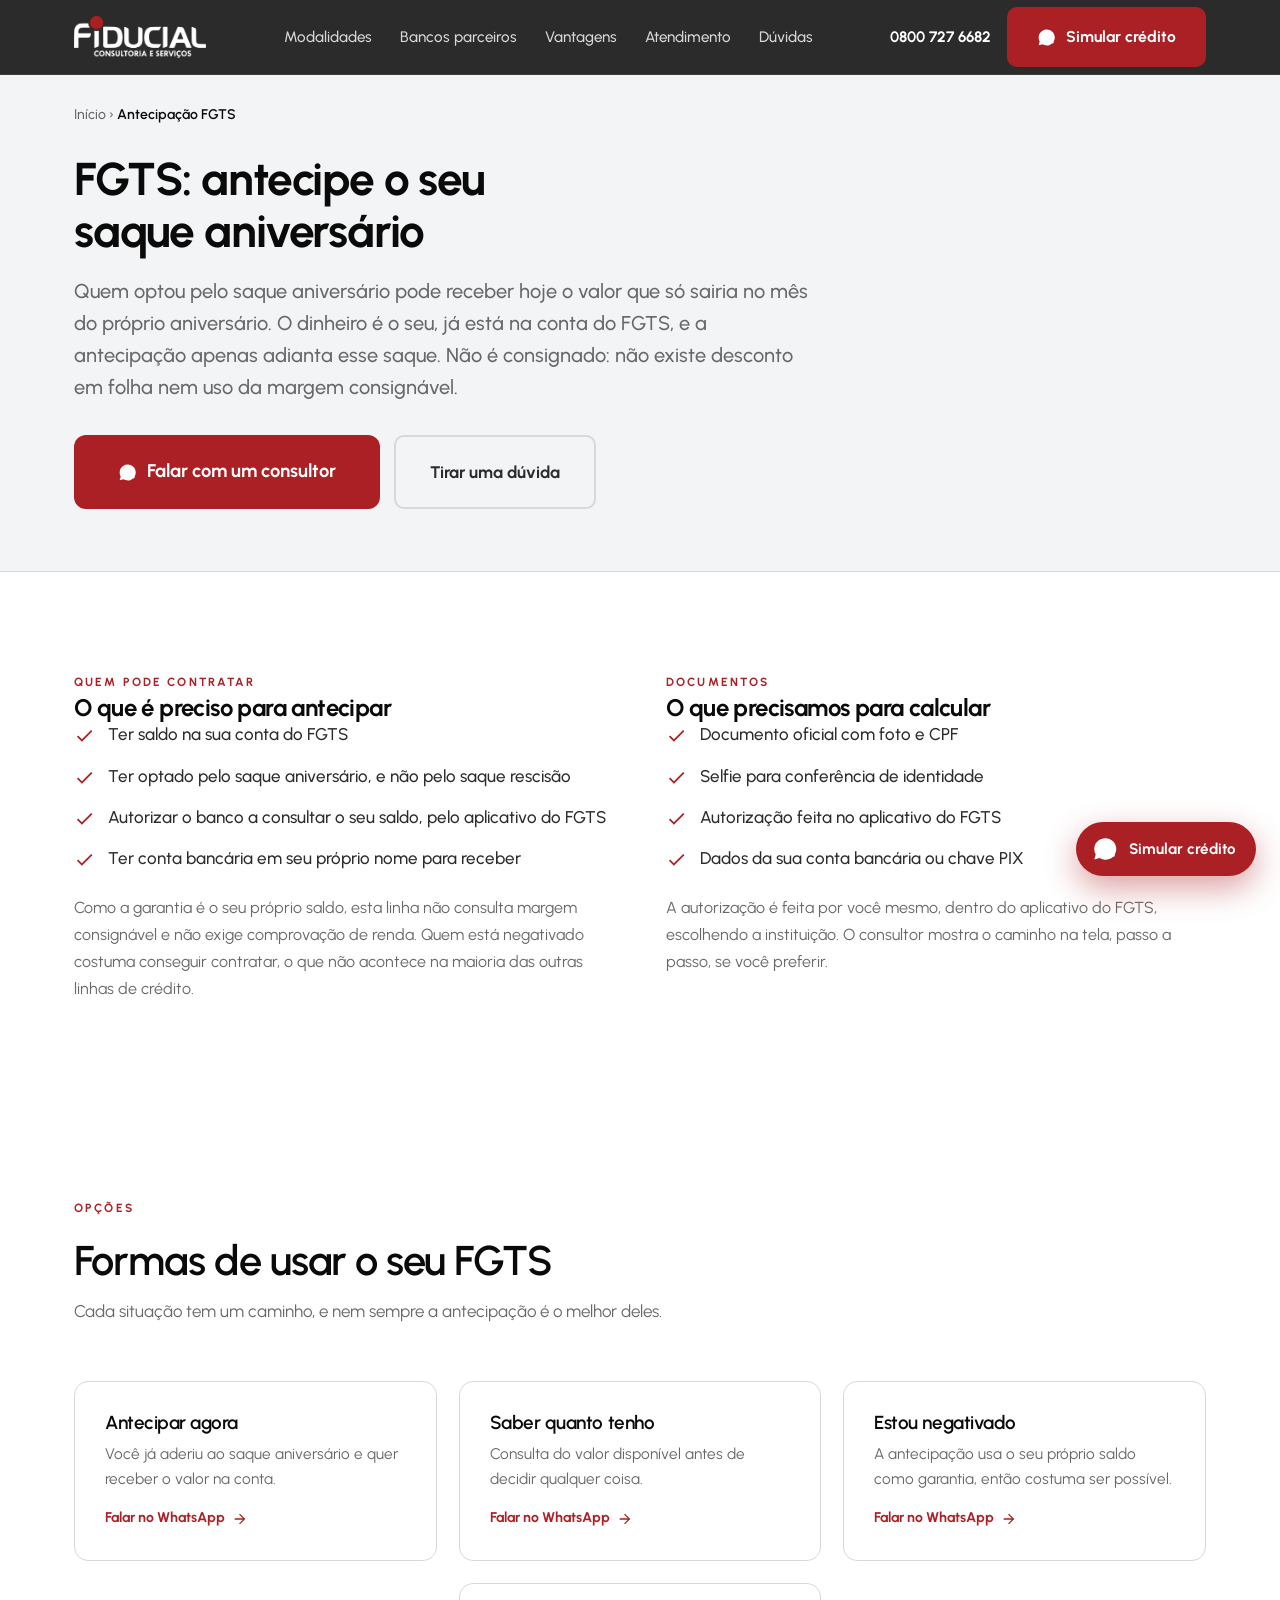
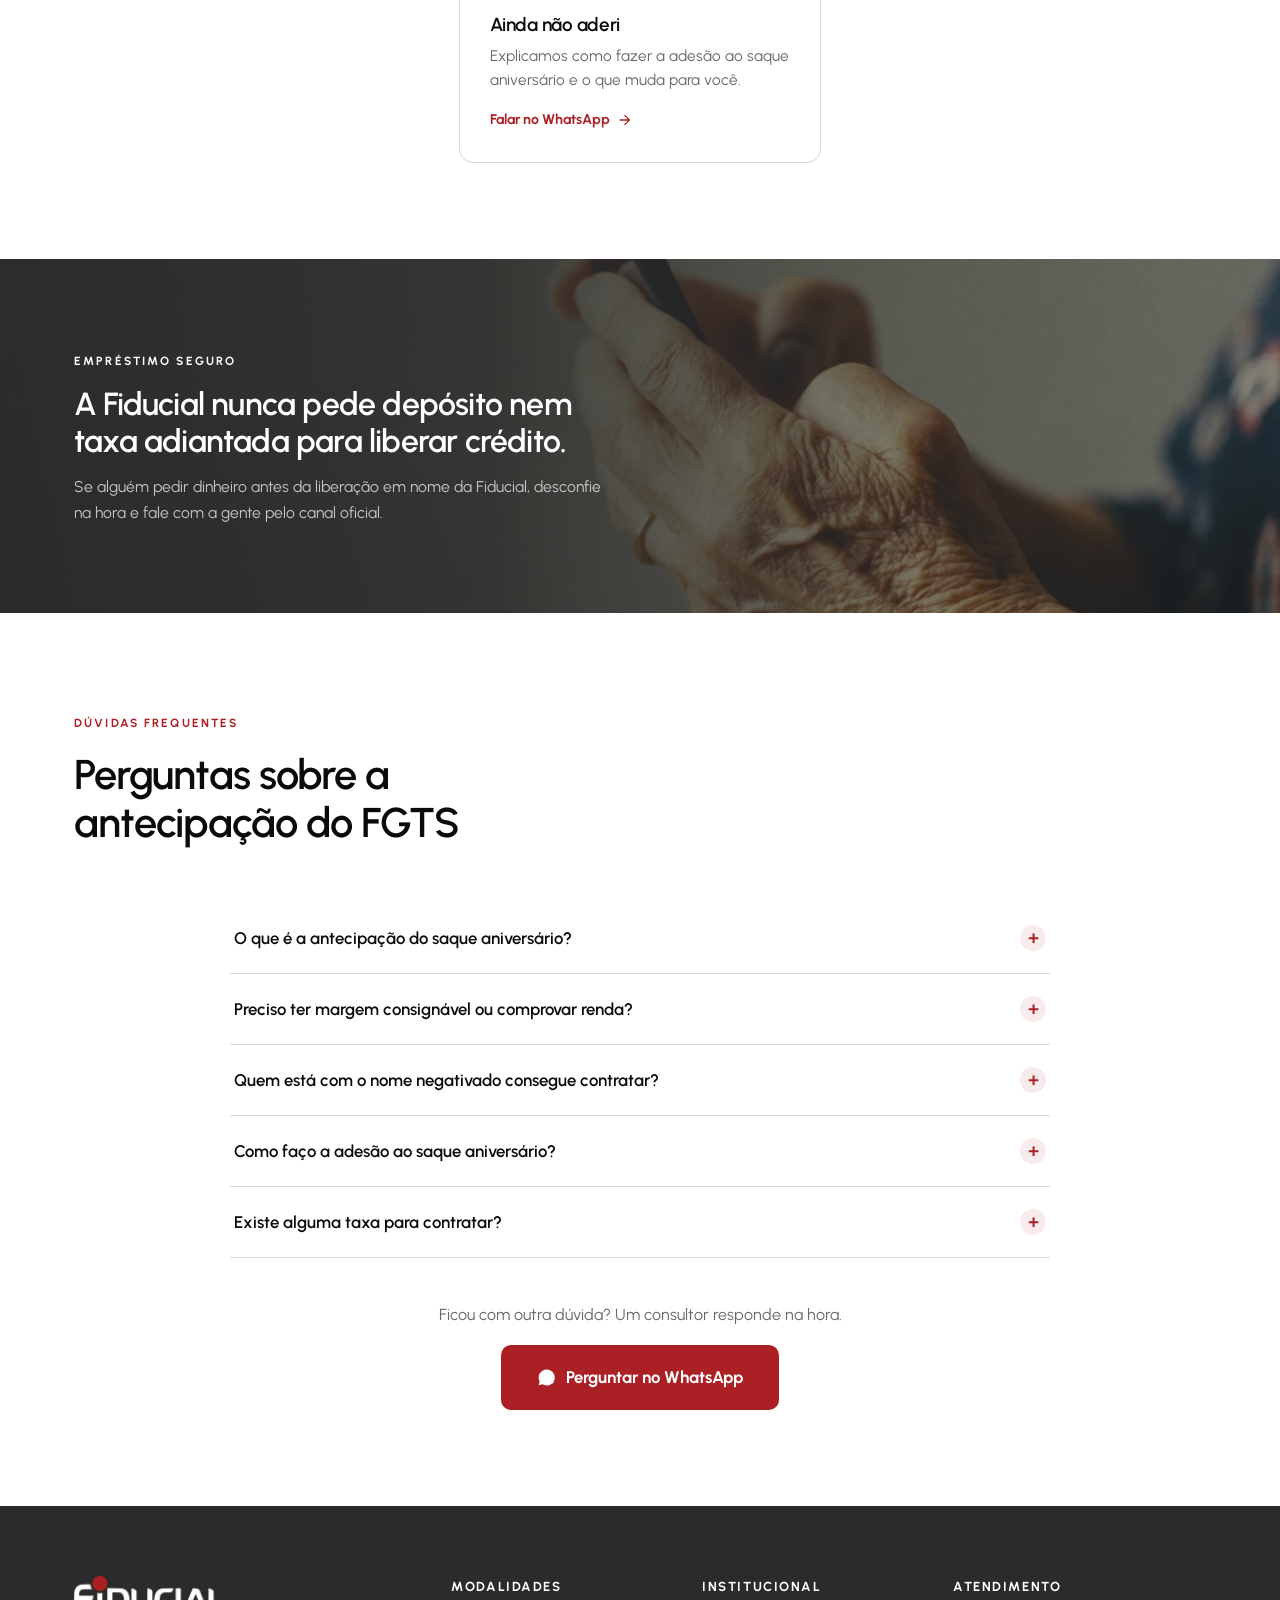
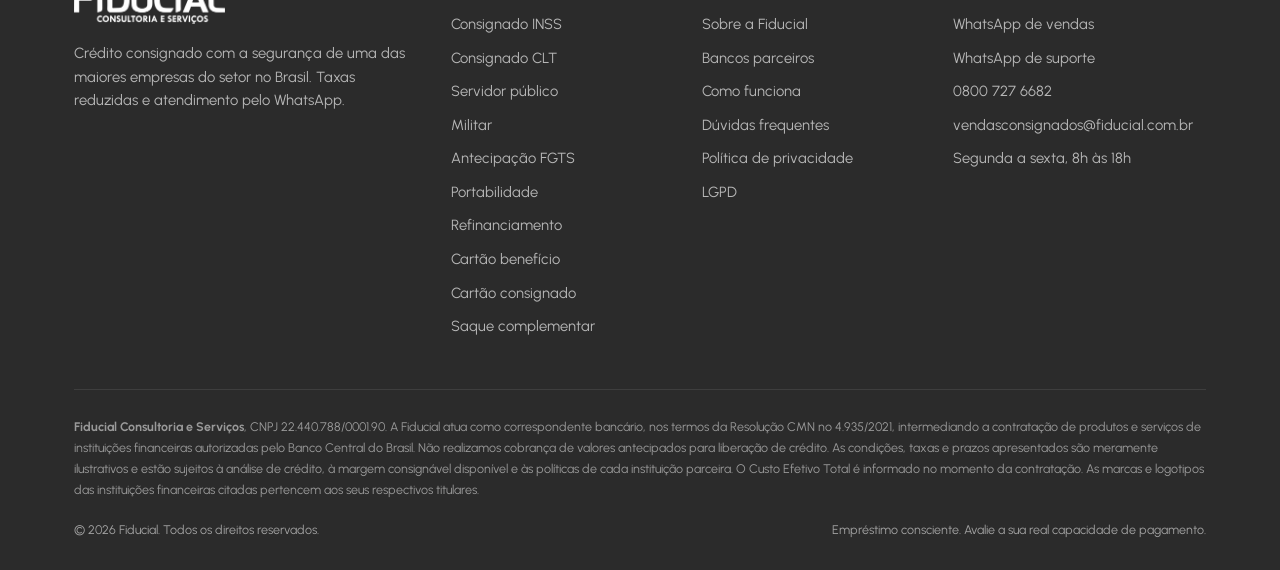
<file: antecipacao-fgts.html>
<!DOCTYPE html>
<html lang="pt-BR">
<head>
<meta charset="UTF-8" />
<meta name="viewport" content="width=device-width, initial-scale=1.0" />
<title>Antecipação do Saque Aniversário do FGTS | Fiducial</title>
<meta name="description" content="Antecipe o saque aniversário do seu FGTS e receba o dinheiro na conta. Sem desconto em folha, sem consulta de margem e sem comprovação de renda. Fale pelo WhatsApp." />

<!-- Domínio próprio, apontado pela Fiducial TI no repositório em 10 de agosto
     de 2026. Antes disto as três linhas abaixo iam para o endereço da hospedagem. -->
<link rel="canonical" href="https://consignados.fiducial.com.br/antecipacao-fgts.html" />
<meta property="og:url" content="https://consignados.fiducial.com.br/antecipacao-fgts.html" />
<meta property="og:image" content="https://consignados.fiducial.com.br/previa.jpg" />

<meta property="og:type" content="website" />
<meta property="og:locale" content="pt_BR" />
<meta property="og:site_name" content="Fiducial Consultoria e Serviços" />
<meta property="og:title" content="Antecipação do saque aniversário do FGTS" />
<meta property="og:description" content="Receba agora o que você só sacaria no mês do seu aniversário. Consulta pelo WhatsApp." />
<meta property="og:image:width" content="1200" />
<meta property="og:image:height" content="630" />
<meta property="og:image:alt" content="Crédito consignado Fiducial" />
<meta name="twitter:card" content="summary_large_image" />

<meta name="theme-color" content="#2b2b2b" />
<meta name="robots" content="index, follow, max-image-preview:large" />
<link rel="icon" href="favicon.ico" sizes="32x32" />
<link rel="icon" href="favicon-32.png" type="image/png" sizes="32x32" />
<link rel="icon" href="favicon-192.png" type="image/png" sizes="192x192" />
<link rel="apple-touch-icon" href="apple-touch-icon.png" />

<link rel="preload" href="fontes/urbanist-600.woff2" as="font" type="font/woff2" crossorigin />
<link rel="stylesheet" href="estilo.css" />

<!-- Dados estruturados desta página. O caminho serve para o Google mostrar
     Início > Antecipação FGTS no resultado, e as perguntas podem aparecer abertas
     na busca. -->
<script type="application/ld+json">
{
  "@context": "https://schema.org",
  "@graph": [
    {
      "@type": "BreadcrumbList",
      "itemListElement": [
        {
          "@type": "ListItem",
          "position": 1,
          "name": "Início",
          "item": "https://consignados.fiducial.com.br/"
        },
        {
          "@type": "ListItem",
          "position": 2,
          "name": "Antecipação FGTS"
        }
      ]
    },
    {
      "@type": "FAQPage",
      "mainEntity": [
        {
          "@type": "Question",
          "name": "O que é a antecipação do saque aniversário?",
          "acceptedAnswer": {
            "@type": "Answer",
            "text": "É receber hoje, em dinheiro, o valor que você só poderia sacar no mês do seu aniversário. Uma instituição paga esse valor adiantado e recebe do seu FGTS na data certa. O saldo é seu e continua sendo a garantia da operação."
          }
        },
        {
          "@type": "Question",
          "name": "Preciso ter margem consignável ou comprovar renda?",
          "acceptedAnswer": {
            "@type": "Answer",
            "text": "Não. Esta linha não usa margem consignável nem desconto em folha, e por isso não depende de benefício do INSS, contracheque ou vínculo de trabalho ativo. O que ela exige é saldo no FGTS e a adesão ao saque aniversário."
          }
        },
        {
          "@type": "Question",
          "name": "Quem está com o nome negativado consegue contratar?",
          "acceptedAnswer": {
            "@type": "Answer",
            "text": "Na maioria dos casos sim, porque a garantia é o seu próprio saldo do FGTS. Cada instituição tem a sua política, então a confirmação vem na consulta, feita antes de qualquer compromisso."
          }
        },
        {
          "@type": "Question",
          "name": "Como faço a adesão ao saque aniversário?",
          "acceptedAnswer": {
            "@type": "Answer",
            "text": "A adesão é feita por você, no aplicativo do FGTS ou no site da Caixa. Vale saber o que muda: ao escolher o saque aniversário, se você for demitido sem justa causa, passa a receber apenas a multa rescisória, e não o saldo total da conta. A volta para o saque rescisão é possível, mas só vale depois de um prazo de carência."
          }
        },
        {
          "@type": "Question",
          "name": "Existe alguma taxa para contratar?",
          "acceptedAnswer": {
            "@type": "Answer",
            "text": "Nada é cobrado de você antes da liberação. A Fiducial nunca pede depósito ou taxa adiantada, e qualquer pedido assim em nome da empresa é golpe. As condições da operação são informadas antes da assinatura."
          }
        }
      ]
    }
  ]
}
</script>
</head>
<body>

<!-- ================= HEADER ================= -->
<header>
  <div class="wrap nav">
    <a href="index.html" class="logo"><img decoding="async" width="620" height="197" src="fiducial-logo-claro.png" alt="Fiducial Consultoria e Serviços" /></a>
    <ul class="nav-links" id="nav-links">
      <li><a href="index.html#modalidades">Modalidades</a></li>
      <li><a href="index.html#bancos">Bancos parceiros</a></li>
      <li><a href="index.html#vantagens">Vantagens</a></li>
      <li><a href="index.html#atendimento">Atendimento</a></li>
      <li><a href="#duvidas">Dúvidas</a></li>
    </ul>
    <div class="nav-right">
      <span class="nav-phone">0800 727 6682</span>
      <a class="btn btn-red" data-wa data-origem="fgts-cabecalho" data-msg="Olá! Quero antecipar o saque aniversário do meu FGTS.">
        <svg viewBox="0 0 24 24"><path d="M17.5 14.4c-.3-.2-1.7-.9-2-1-.3-.1-.5-.1-.6.2s-.7.9-.9 1.1c-.2.2-.3.2-.6.1-1.7-.9-2.9-1.6-4-3.6-.3-.5.3-.5.8-1.5.1-.2 0-.4 0-.5s-.6-1.5-.9-2c-.2-.5-.4-.5-.6-.5h-.5c-.2 0-.5.1-.7.3-.9.9-1.1 2-.7 3.3.4 1.4 1.3 2.7 1.5 2.9.2.2 2.6 4 6.3 5.5 2.3 1 3.2 1.1 4.4.9.7-.1 1.7-.7 2-1.4.2-.7.2-1.3.2-1.4-.1-.1-.3-.2-.6-.4M12 2a10 10 0 0 0-8.6 15l-1.3 4.7L7 20.4A10 10 0 1 0 12 2"/></svg>
        Simular crédito
      </a>
      <button class="nav-abrir" type="button" aria-expanded="false" aria-controls="nav-links" aria-label="Abrir menu de seções">
        <span></span><span></span><span></span>
      </button>
    </div>
  </div>
</header>

<!-- ================= TOPO DA MODALIDADE ================= -->
<section class="mod-hero">
  <div class="wrap">
    <nav class="crumb" aria-label="Você está aqui">
      <a href="index.html">Início</a> &rsaquo; <b>Antecipação FGTS</b>
    </nav>
    <h1>FGTS: <span class="hl">antecipe o seu saque aniversário</span></h1>
    <p class="lead">Quem optou pelo saque aniversário pode receber hoje o valor que só sairia no mês do próprio aniversário. O dinheiro é o seu, já está na conta do FGTS, e a antecipação apenas adianta esse saque. Não é consignado: não existe desconto em folha nem uso da margem consignável.</p>
    <div class="mod-cta">
      <a class="btn btn-red btn-simular" data-wa data-origem="fgts-topo" data-msg="Olá! Quero antecipar o saque aniversário do meu FGTS.">
        <svg viewBox="0 0 24 24"><path d="M17.5 14.4c-.3-.2-1.7-.9-2-1-.3-.1-.5-.1-.6.2s-.7.9-.9 1.1c-.2.2-.3.2-.6.1-1.7-.9-2.9-1.6-4-3.6-.3-.5.3-.5.8-1.5.1-.2 0-.4 0-.5s-.6-1.5-.9-2c-.2-.5-.4-.5-.6-.5h-.5c-.2 0-.5.1-.7.3-.9.9-1.1 2-.7 3.3.4 1.4 1.3 2.7 1.5 2.9.2.2 2.6 4 6.3 5.5 2.3 1 3.2 1.1 4.4.9.7-.1 1.7-.7 2-1.4.2-.7.2-1.3.2-1.4-.1-.1-.3-.2-.6-.4M12 2a10 10 0 0 0-8.6 15l-1.3 4.7L7 20.4A10 10 0 1 0 12 2"/></svg>
        Falar com um consultor
      </a>
      <a class="btn btn-ghost btn-lg" href="#duvidas">Tirar uma d&#250;vida</a>
    </div>
  </div>
</section>

<!-- ================= QUEM PODE E DOCUMENTOS ================= -->
<section class="section">
  <div class="wrap duas">
    <div>
      <span class="eyebrow">Quem pode contratar</span>
      <h2>O que é preciso para antecipar</h2>
      <ul class="lista-req">
        <li><svg viewBox="0 0 24 24"><path d="M9 16.2 4.8 12l-1.4 1.4L9 19 21 7l-1.4-1.4z"/></svg><span>Ter saldo na sua conta do FGTS</span></li>
        <li><svg viewBox="0 0 24 24"><path d="M9 16.2 4.8 12l-1.4 1.4L9 19 21 7l-1.4-1.4z"/></svg><span>Ter optado pelo saque aniversário, e não pelo saque rescisão</span></li>
        <li><svg viewBox="0 0 24 24"><path d="M9 16.2 4.8 12l-1.4 1.4L9 19 21 7l-1.4-1.4z"/></svg><span>Autorizar o banco a consultar o seu saldo, pelo aplicativo do FGTS</span></li>
        <li><svg viewBox="0 0 24 24"><path d="M9 16.2 4.8 12l-1.4 1.4L9 19 21 7l-1.4-1.4z"/></svg><span>Ter conta bancária em seu próprio nome para receber</span></li>
      </ul>
      <p style="color:var(--grey);margin-top:22px;line-height:1.7">Como a garantia é o seu próprio saldo, esta linha não consulta margem consignável e não exige comprovação de renda. Quem está negativado costuma conseguir contratar, o que não acontece na maioria das outras linhas de crédito.</p>
    </div>
    <div>
      <span class="eyebrow">Documentos</span>
      <h2>O que precisamos para calcular</h2>
      <ul class="lista-req">
        <li><svg viewBox="0 0 24 24"><path d="M9 16.2 4.8 12l-1.4 1.4L9 19 21 7l-1.4-1.4z"/></svg><span>Documento oficial com foto e CPF</span></li>
        <li><svg viewBox="0 0 24 24"><path d="M9 16.2 4.8 12l-1.4 1.4L9 19 21 7l-1.4-1.4z"/></svg><span>Selfie para conferência de identidade</span></li>
        <li><svg viewBox="0 0 24 24"><path d="M9 16.2 4.8 12l-1.4 1.4L9 19 21 7l-1.4-1.4z"/></svg><span>Autorização feita no aplicativo do FGTS</span></li>
        <li><svg viewBox="0 0 24 24"><path d="M9 16.2 4.8 12l-1.4 1.4L9 19 21 7l-1.4-1.4z"/></svg><span>Dados da sua conta bancária ou chave PIX</span></li>
      </ul>
      <p style="color:var(--grey);margin-top:22px;line-height:1.7">A autorização é feita por você mesmo, dentro do aplicativo do FGTS, escolhendo a instituição. O consultor mostra o caminho na tela, passo a passo, se você preferir.</p>
    </div>
  </div>
</section>

<!-- ================= OPÇÕES ================= -->
<section class="section">
  <div class="wrap">
    <div class="section-head">
      <span class="eyebrow">Opções</span>
      <h2>Formas de usar o seu FGTS</h2>
      <p>Cada situação tem um caminho, e nem sempre a antecipação é o melhor deles.</p>
    </div>
    <div class="cards">
      <a class="card" data-wa data-origem="fgts-card1" data-msg="Olá! Já aderi ao saque aniversário e quero antecipar o meu FGTS.">
        <h3>Antecipar agora</h3>
        <p>Você já aderiu ao saque aniversário e quer receber o valor na conta.</p>
        <span class="go">Falar no WhatsApp <svg viewBox="0 0 24 24"><path d="M12 4l8 8-8 8-1.4-1.4 5.6-5.6H4v-2h12.2l-5.6-5.6z"/></svg></span>
      </a>
      <a class="card" data-wa data-origem="fgts-card2" data-msg="Olá! Quero saber quanto consigo antecipar do meu FGTS.">
        <h3>Saber quanto tenho</h3>
        <p>Consulta do valor disponível antes de decidir qualquer coisa.</p>
        <span class="go">Falar no WhatsApp <svg viewBox="0 0 24 24"><path d="M12 4l8 8-8 8-1.4-1.4 5.6-5.6H4v-2h12.2l-5.6-5.6z"/></svg></span>
      </a>
      <a class="card" data-wa data-origem="fgts-card3" data-msg="Olá! Estou negativado e quero saber se consigo antecipar o meu FGTS.">
        <h3>Estou negativado</h3>
        <p>A antecipação usa o seu próprio saldo como garantia, então costuma ser possível.</p>
        <span class="go">Falar no WhatsApp <svg viewBox="0 0 24 24"><path d="M12 4l8 8-8 8-1.4-1.4 5.6-5.6H4v-2h12.2l-5.6-5.6z"/></svg></span>
      </a>
      <a class="card" data-wa data-origem="fgts-card4" data-msg="Olá! Ainda não aderi ao saque aniversário e quero entender como funciona.">
        <h3>Ainda não aderi</h3>
        <p>Explicamos como fazer a adesão ao saque aniversário e o que muda para você.</p>
        <span class="go">Falar no WhatsApp <svg viewBox="0 0 24 24"><path d="M12 4l8 8-8 8-1.4-1.4 5.6-5.6H4v-2h12.2l-5.6-5.6z"/></svg></span>
      </a>
    </div>
  </div>
</section>

<!-- ================= AVISO DE GOLPE ================= -->
<section class="quebra">
  <div class="wrap">
    <div class="quebra-texto">
      <span class="eyebrow">Empr&#233;stimo seguro</span>
    <h2>A Fiducial nunca pede depósito nem taxa adiantada para liberar crédito.</h2>
    <p>Se alguém pedir dinheiro antes da liberação em nome da Fiducial, desconfie na hora e fale com a gente pelo canal oficial.</p>
      </div>
  </div>
</section>

<!-- ================= DÚVIDAS ================= -->
<section class="section" id="duvidas">
  <div class="wrap">
    <div class="section-head">
      <span class="eyebrow">Dúvidas frequentes</span>
      <h2>Perguntas sobre a antecipação do FGTS</h2>
    </div>
    <div class="faq">
      <div class="acc">
        <button>O que é a antecipação do saque aniversário?<span class="plus">+</span></button>
        <div class="ans"><p>É receber hoje, em dinheiro, o valor que você só poderia sacar no mês do seu aniversário. Uma instituição paga esse valor adiantado e recebe do seu FGTS na data certa. O saldo é seu e continua sendo a garantia da operação.</p></div>
      </div>
      <div class="acc">
        <button>Preciso ter margem consignável ou comprovar renda?<span class="plus">+</span></button>
        <div class="ans"><p>Não. Esta linha não usa margem consignável nem desconto em folha, e por isso não depende de benefício do INSS, contracheque ou vínculo de trabalho ativo. O que ela exige é saldo no FGTS e a adesão ao saque aniversário.</p></div>
      </div>
      <div class="acc">
        <button>Quem está com o nome negativado consegue contratar?<span class="plus">+</span></button>
        <div class="ans"><p>Na maioria dos casos sim, porque a garantia é o seu próprio saldo do FGTS. Cada instituição tem a sua política, então a confirmação vem na consulta, feita antes de qualquer compromisso.</p></div>
      </div>
      <div class="acc">
        <button>Como faço a adesão ao saque aniversário?<span class="plus">+</span></button>
        <div class="ans"><p>A adesão é feita por você, no aplicativo do FGTS ou no site da Caixa. Vale saber o que muda: ao escolher o saque aniversário, se você for demitido sem justa causa, passa a receber apenas a multa rescisória, e não o saldo total da conta. A volta para o saque rescisão é possível, mas só vale depois de um prazo de carência.</p></div>
      </div>
      <div class="acc">
        <button>Existe alguma taxa para contratar?<span class="plus">+</span></button>
        <div class="ans"><p>Nada é cobrado de você antes da liberação. A Fiducial nunca pede depósito ou taxa adiantada, e qualquer pedido assim em nome da empresa é golpe. As condições da operação são informadas antes da assinatura.</p></div>
      </div>
    </div>
    <div style="text-align:center;margin-top:44px">
      <p style="color:var(--grey);margin-bottom:18px">Ficou com outra dúvida? Um consultor responde na hora.</p>
      <a class="btn btn-red btn-lg" data-wa data-origem="fgts-duvidas" data-msg="Olá! Tenho uma dúvida sobre a antecipação do FGTS.">
        <svg viewBox="0 0 24 24"><path d="M17.5 14.4c-.3-.2-1.7-.9-2-1-.3-.1-.5-.1-.6.2s-.7.9-.9 1.1c-.2.2-.3.2-.6.1-1.7-.9-2.9-1.6-4-3.6-.3-.5.3-.5.8-1.5.1-.2 0-.4 0-.5s-.6-1.5-.9-2c-.2-.5-.4-.5-.6-.5h-.5c-.2 0-.5.1-.7.3-.9.9-1.1 2-.7 3.3.4 1.4 1.3 2.7 1.5 2.9.2.2 2.6 4 6.3 5.5 2.3 1 3.2 1.1 4.4.9.7-.1 1.7-.7 2-1.4.2-.7.2-1.3.2-1.4-.1-.1-.3-.2-.6-.4M12 2a10 10 0 0 0-8.6 15l-1.3 4.7L7 20.4A10 10 0 1 0 12 2"/></svg>
        Perguntar no WhatsApp
      </a>
    </div>
  </div>
</section>

<!-- ================= RODAPÉ ================= -->
<footer>
  <div class="wrap">
    <div class="foot-grid">
      <div class="foot-col">
        <div class="logo"><img decoding="async" width="620" height="197" src="fiducial-logo-claro.png" alt="Fiducial Consultoria e Serviços" /></div>
        <p>Crédito consignado com a segurança de uma das maiores empresas do setor no Brasil. Taxas reduzidas e atendimento pelo WhatsApp.</p>
      </div>
      <div class="foot-col">
        <h5>Modalidades</h5>
        <a href="consignado-inss.html">Consignado INSS</a>
        <a href="consignado-clt.html">Consignado CLT</a>
        <a href="consignado-servidor-publico.html">Servidor p&uacute;blico</a>
        <a href="consignado-militar.html">Militar</a>
        <a href="antecipacao-fgts.html">Antecipação FGTS</a>
        <a href="portabilidade-consignado.html">Portabilidade</a>
        <a href="refinanciamento-consignado.html">Refinanciamento</a>
        <a href="cartao-beneficio.html">Cart&atilde;o benef&iacute;cio</a>
        <a href="cartao-consignado.html">Cart&atilde;o consignado</a>
        <a href="saque-complementar.html">Saque complementar</a>
      </div>
      <div class="foot-col">
        <h5>Institucional</h5>
        <a href="index.html#vantagens">Sobre a Fiducial</a>
        <a href="index.html#bancos">Bancos parceiros</a>
        <a href="index.html#como">Como funciona</a>
        <a href="index.html#duvidas">Dúvidas frequentes</a>
        <a href="https://fiducial.com.br/storage/2025/07/Politica-de-Privacidade-1.pdf" target="_blank" rel="noopener">Política de privacidade</a>
        <a href="https://fiducial.com.br/lgpd/" target="_blank" rel="noopener">LGPD</a>
      </div>
      <div class="foot-col">
        <h5>Atendimento</h5>
        <a data-wa data-origem="fgts-rodape-vendas" data-msg="Olá! Quero falar com o time de vendas.">WhatsApp de vendas</a>
        <a data-wa data-origem="fgts-rodape-suporte" data-msg="Olá! Já sou cliente e preciso de suporte.">WhatsApp de suporte</a>
        <p>0800 727 6682</p>
        <p>vendasconsignados@fiducial.com.br</p>
        <p>Segunda a sexta, 8h às 18h</p>
      </div>
    </div>
    <div class="foot-legal">
      <p><strong>Fiducial Consultoria e Serviços</strong>, CNPJ 22.440.788/0001.90. A Fiducial atua como correspondente bancário, nos termos da Resolução CMN nº 4.935/2021, intermediando a contratação de produtos e serviços de instituições financeiras autorizadas pelo Banco Central do Brasil. Não realizamos cobrança de valores antecipados para liberação de crédito. As condições, taxas e prazos apresentados são meramente ilustrativos e estão sujeitos à análise de crédito, à margem consignável disponível e às políticas de cada instituição parceira. O Custo Efetivo Total é informado no momento da contratação. As marcas e logotipos das instituições financeiras citadas pertencem aos seus respectivos titulares.</p>
      <div class="bar">
        <span>© 2026 Fiducial. Todos os direitos reservados.</span>
        <span>Empréstimo consciente. Avalie a sua real capacidade de pagamento.</span>
      </div>
    </div>
  </div>
</footer>

<!-- ================= WHATSAPP FLUTUANTE ================= -->
<a class="wa-float" data-wa data-origem="fgts-botao-flutuante" data-msg="Olá! Quero antecipar o saque aniversário do meu FGTS." aria-label="Falar no WhatsApp">
  <svg viewBox="0 0 24 24"><path d="M17.5 14.4c-.3-.2-1.7-.9-2-1-.3-.1-.5-.1-.6.2s-.7.9-.9 1.1c-.2.2-.3.2-.6.1-1.7-.9-2.9-1.6-4-3.6-.3-.5.3-.5.8-1.5.1-.2 0-.4 0-.5s-.6-1.5-.9-2c-.2-.5-.4-.5-.6-.5h-.5c-.2 0-.5.1-.7.3-.9.9-1.1 2-.7 3.3.4 1.4 1.3 2.7 1.5 2.9.2.2 2.6 4 6.3 5.5 2.3 1 3.2 1.1 4.4.9.7-.1 1.7-.7 2-1.4.2-.7.2-1.3.2-1.4-.1-.1-.3-.2-.6-.4M12 2a10 10 0 0 0-8.6 15l-1.3 4.7L7 20.4A10 10 0 1 0 12 2"/></svg>
  <span>Simular crédito</span>
</a>

<script src="script.js"></script>
<!-- Esta pagina nao tem simulador, entao o simulador.js nao e carregado.
     O simulador do site calcula pela Tabela Price com taxa de consignado, e
     a antecipação do FGTS depende do saldo e das parcelas anuais do seu
     extrato, que o simulador não pergunta. Simular ali daria número enganoso.
     Se um dia entrar um <div data-simulador="..."> aqui, a linha do script
     precisa voltar junto, senao o bloco fica vazio e sem aviso nenhum. -->
</body>
</html>
</file>
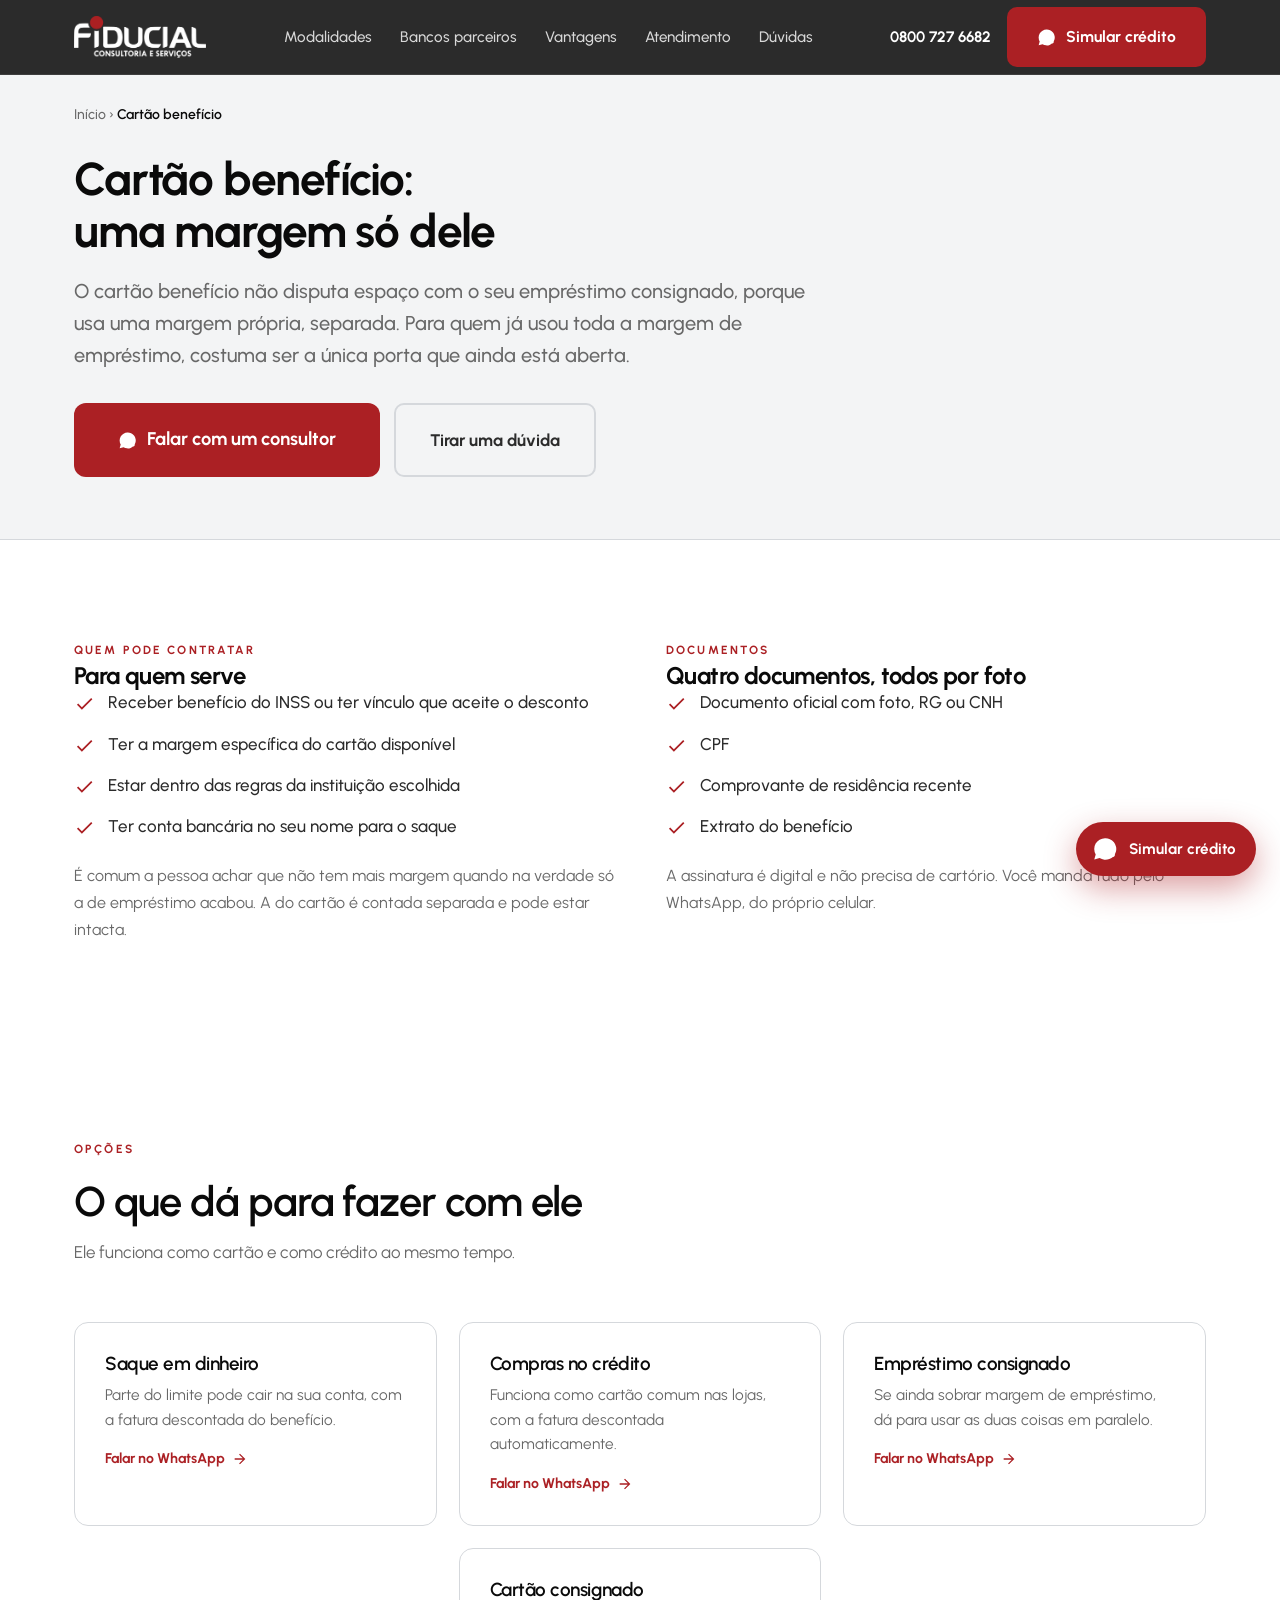
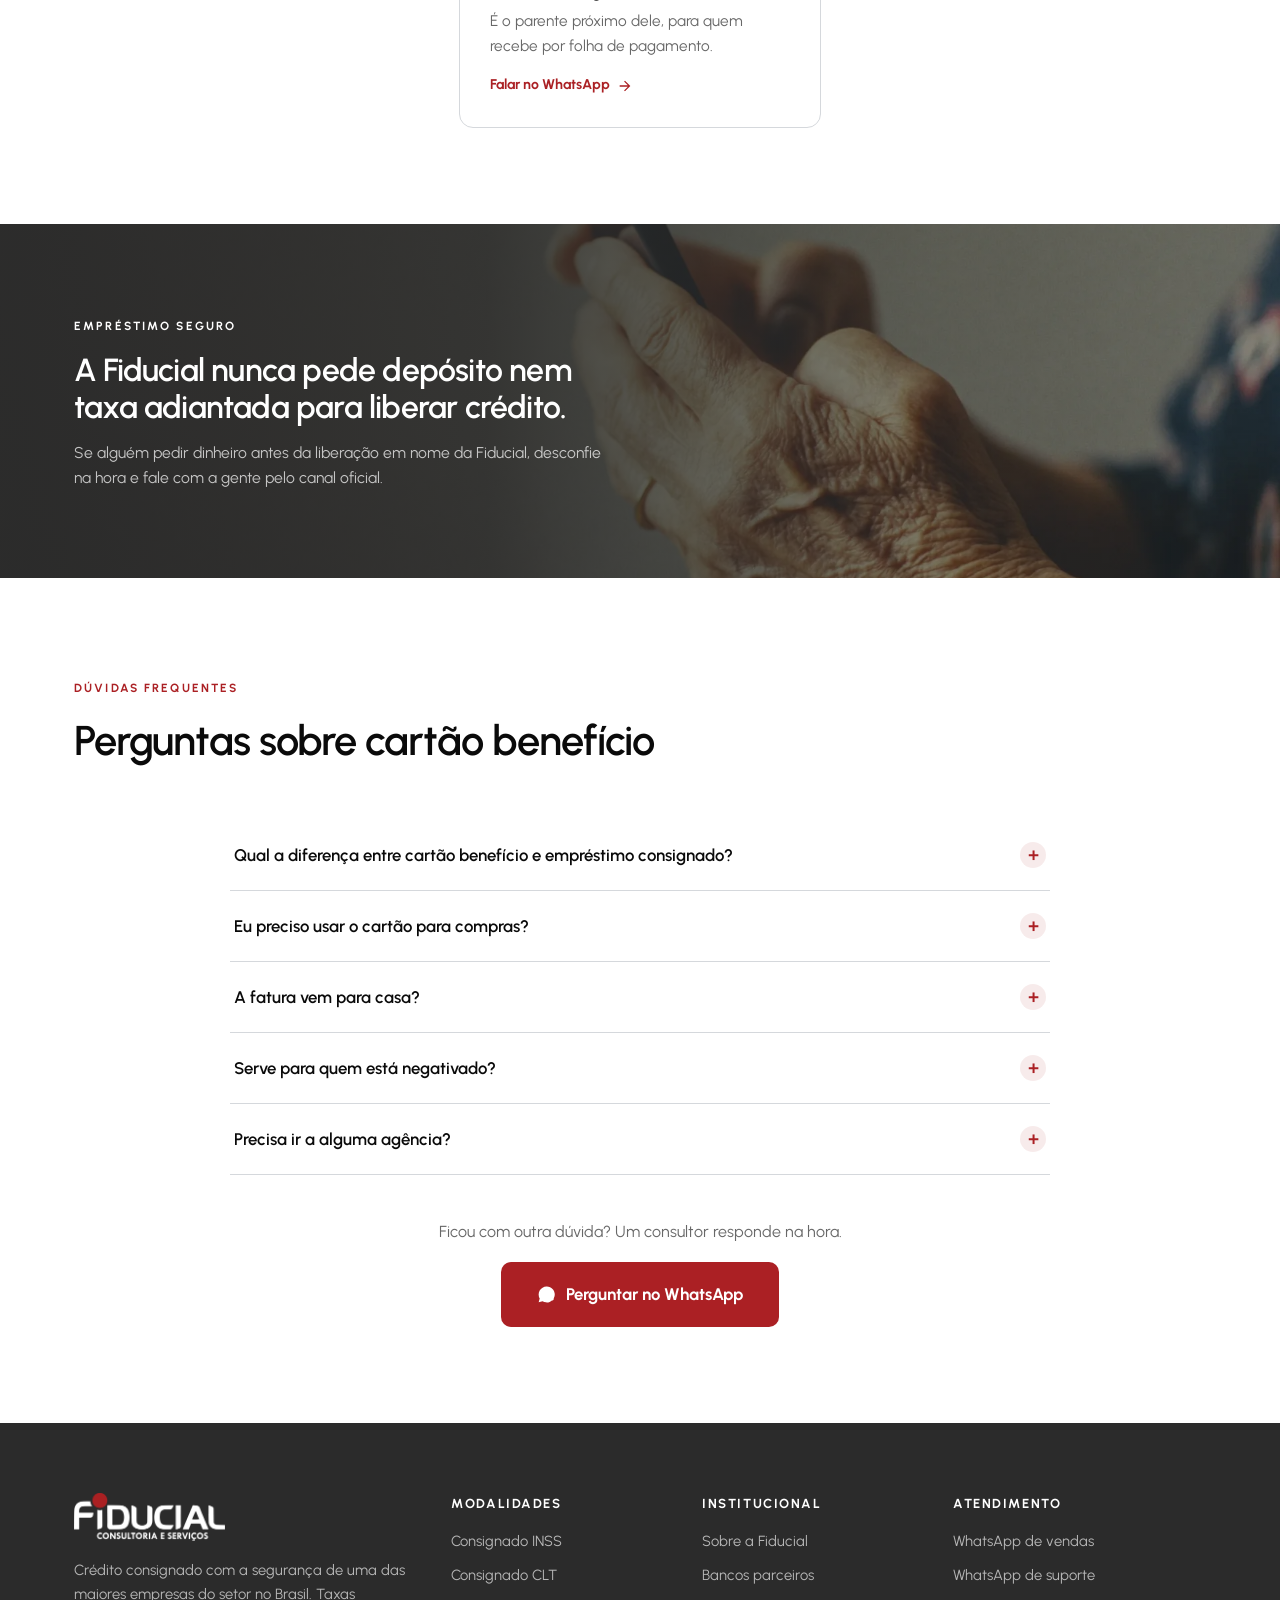
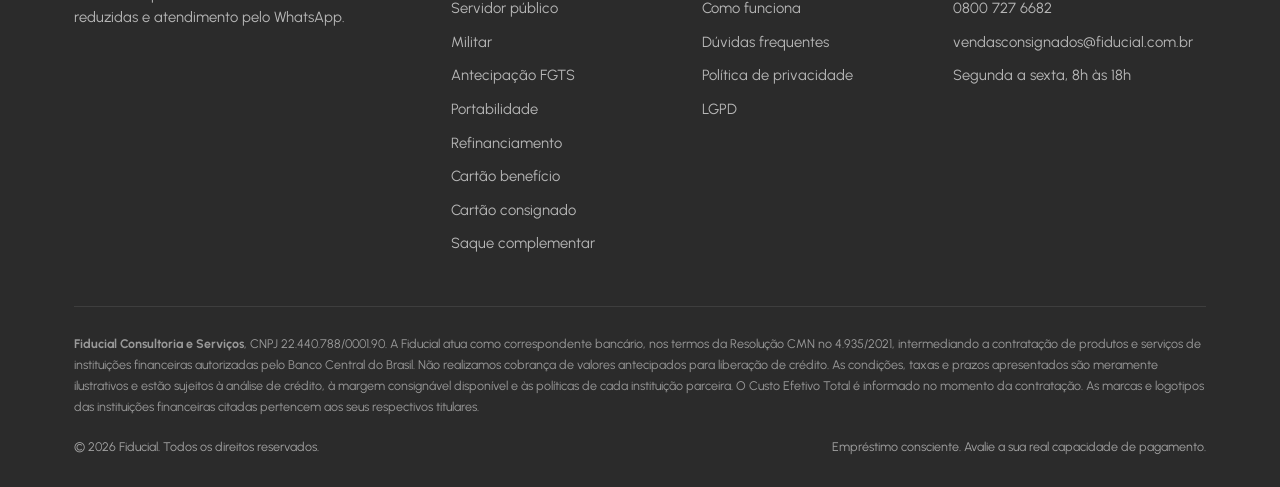
<file: cartao-beneficio.html>
<!DOCTYPE html>
<html lang="pt-BR">
<head>
<meta charset="UTF-8" />
<meta name="viewport" content="width=device-width, initial-scale=1.0" />
<title>Cartão Benefício INSS: Margem Separada do Empréstimo | Fiducial</title>
<meta name="description" content="O cartão benefício usa uma margem própria, separada da do empréstimo consignado. Compras, saque e fatura descontada no benefício. Fale pelo WhatsApp." />

<!-- Domínio próprio, apontado pela Fiducial TI no repositório em 10 de agosto
     de 2026. Antes disto as três linhas abaixo iam para o endereço da hospedagem. -->
<link rel="canonical" href="https://consignados.fiducial.com.br/cartao-beneficio.html" />
<meta property="og:url" content="https://consignados.fiducial.com.br/cartao-beneficio.html" />
<meta property="og:image" content="https://consignados.fiducial.com.br/previa.jpg" />

<meta property="og:type" content="website" />
<meta property="og:locale" content="pt_BR" />
<meta property="og:site_name" content="Fiducial Consultoria e Serviços" />
<meta property="og:title" content="Cartão benefício, margem separada da do empréstimo" />
<meta property="og:description" content="Uma margem própria que não consome o seu limite de consignado. Compras, saque e desconto no benefício." />
<meta property="og:image:width" content="1200" />
<meta property="og:image:height" content="630" />
<meta property="og:image:alt" content="Crédito consignado Fiducial" />
<meta name="twitter:card" content="summary_large_image" />

<meta name="theme-color" content="#2b2b2b" />
<meta name="robots" content="index, follow, max-image-preview:large" />
<link rel="icon" href="favicon.ico" sizes="32x32" />
<link rel="icon" href="favicon-32.png" type="image/png" sizes="32x32" />
<link rel="icon" href="favicon-192.png" type="image/png" sizes="192x192" />
<link rel="apple-touch-icon" href="apple-touch-icon.png" />

<link rel="preload" href="fontes/urbanist-600.woff2" as="font" type="font/woff2" crossorigin />
<link rel="stylesheet" href="estilo.css" />

<!-- Dados estruturados desta página. O caminho serve para o Google mostrar
     Início > Cartão benefício no resultado, e as perguntas podem aparecer abertas
     na busca. -->
<script type="application/ld+json">
{
  "@context": "https://schema.org",
  "@graph": [
    {
      "@type": "BreadcrumbList",
      "itemListElement": [
        {
          "@type": "ListItem",
          "position": 1,
          "name": "Início",
          "item": "https://consignados.fiducial.com.br/"
        },
        {
          "@type": "ListItem",
          "position": 2,
          "name": "Cartão benefício"
        }
      ]
    },
    {
      "@type": "FAQPage",
      "mainEntity": [
        {
          "@type": "Question",
          "name": "Qual a diferença entre cartão benefício e empréstimo consignado?",
          "acceptedAnswer": {
            "@type": "Answer",
            "text": "São margens diferentes. O empréstimo usa a margem de consignado e o cartão usa uma margem própria, separada. Por isso o cartão não consome o espaço do empréstimo, e quem já usou toda a margem de empréstimo ainda pode ter a do cartão livre."
          }
        },
        {
          "@type": "Question",
          "name": "Eu preciso usar o cartão para compras?",
          "acceptedAnswer": {
            "@type": "Answer",
            "text": "Não. Muita gente contrata só pelo saque, que cai na conta. Usar em loja é opcional."
          }
        },
        {
          "@type": "Question",
          "name": "A fatura vem para casa?",
          "acceptedAnswer": {
            "@type": "Answer",
            "text": "O valor mínimo é descontado direto do benefício, e o restante segue as regras da instituição. O consultor explica exatamente como fica no cartão que você escolher."
          }
        },
        {
          "@type": "Question",
          "name": "Serve para quem está negativado?",
          "acceptedAnswer": {
            "@type": "Answer",
            "text": "Na maioria dos casos sim, porque a garantia é o próprio benefício. Quem decide é a instituição, na análise."
          }
        },
        {
          "@type": "Question",
          "name": "Precisa ir a alguma agência?",
          "acceptedAnswer": {
            "@type": "Answer",
            "text": "Não. Todo o atendimento acontece pelo WhatsApp, os documentos são enviados por foto e a assinatura é digital."
          }
        }
      ]
    }
  ]
}
</script>
</head>
<body>

<!-- ================= HEADER ================= -->
<header>
  <div class="wrap nav">
    <a href="index.html" class="logo"><img decoding="async" width="620" height="197" src="fiducial-logo-claro.png" alt="Fiducial Consultoria e Serviços" /></a>
    <ul class="nav-links" id="nav-links">
      <li><a href="index.html#modalidades">Modalidades</a></li>
      <li><a href="index.html#bancos">Bancos parceiros</a></li>
      <li><a href="index.html#vantagens">Vantagens</a></li>
      <li><a href="index.html#atendimento">Atendimento</a></li>
      <li><a href="#duvidas">Dúvidas</a></li>
    </ul>
    <div class="nav-right">
      <span class="nav-phone">0800 727 6682</span>
      <a class="btn btn-red" data-wa data-origem="cartao-beneficio-cabecalho" data-msg="Olá! Quero saber sobre o cartão benefício.">
        <svg viewBox="0 0 24 24"><path d="M17.5 14.4c-.3-.2-1.7-.9-2-1-.3-.1-.5-.1-.6.2s-.7.9-.9 1.1c-.2.2-.3.2-.6.1-1.7-.9-2.9-1.6-4-3.6-.3-.5.3-.5.8-1.5.1-.2 0-.4 0-.5s-.6-1.5-.9-2c-.2-.5-.4-.5-.6-.5h-.5c-.2 0-.5.1-.7.3-.9.9-1.1 2-.7 3.3.4 1.4 1.3 2.7 1.5 2.9.2.2 2.6 4 6.3 5.5 2.3 1 3.2 1.1 4.4.9.7-.1 1.7-.7 2-1.4.2-.7.2-1.3.2-1.4-.1-.1-.3-.2-.6-.4M12 2a10 10 0 0 0-8.6 15l-1.3 4.7L7 20.4A10 10 0 1 0 12 2"/></svg>
        Simular crédito
      </a>
      <button class="nav-abrir" type="button" aria-expanded="false" aria-controls="nav-links" aria-label="Abrir menu de seções">
        <span></span><span></span><span></span>
      </button>
    </div>
  </div>
</header>

<!-- ================= TOPO DA MODALIDADE ================= -->
<section class="mod-hero">
  <div class="wrap">
    <nav class="crumb" aria-label="Você está aqui">
      <a href="index.html">Início</a> &rsaquo; <b>Cartão benefício</b>
    </nav>
    <h1>Cartão benefício: <span class="hl">uma margem só dele</span></h1>
    <p class="lead">O cartão benefício não disputa espaço com o seu empréstimo consignado, porque usa uma margem própria, separada. Para quem já usou toda a margem de empréstimo, costuma ser a única porta que ainda está aberta.</p>
    <div class="mod-cta">
      <a class="btn btn-red btn-simular" data-wa data-origem="cartao-beneficio-topo" data-msg="Olá! Quero saber sobre o cartão benefício.">
        <svg viewBox="0 0 24 24"><path d="M17.5 14.4c-.3-.2-1.7-.9-2-1-.3-.1-.5-.1-.6.2s-.7.9-.9 1.1c-.2.2-.3.2-.6.1-1.7-.9-2.9-1.6-4-3.6-.3-.5.3-.5.8-1.5.1-.2 0-.4 0-.5s-.6-1.5-.9-2c-.2-.5-.4-.5-.6-.5h-.5c-.2 0-.5.1-.7.3-.9.9-1.1 2-.7 3.3.4 1.4 1.3 2.7 1.5 2.9.2.2 2.6 4 6.3 5.5 2.3 1 3.2 1.1 4.4.9.7-.1 1.7-.7 2-1.4.2-.7.2-1.3.2-1.4-.1-.1-.3-.2-.6-.4M12 2a10 10 0 0 0-8.6 15l-1.3 4.7L7 20.4A10 10 0 1 0 12 2"/></svg>
        Falar com um consultor
      </a>
      <a class="btn btn-ghost btn-lg" href="#duvidas">Tirar uma d&#250;vida</a>
    </div>
  </div>
</section>

<!-- ================= QUEM PODE E DOCUMENTOS ================= -->
<section class="section">
  <div class="wrap duas">
    <div>
      <span class="eyebrow">Quem pode contratar</span>
      <h2>Para quem serve</h2>
      <ul class="lista-req">
        <li><svg viewBox="0 0 24 24"><path d="M9 16.2 4.8 12l-1.4 1.4L9 19 21 7l-1.4-1.4z"/></svg><span>Receber benefício do INSS ou ter vínculo que aceite o desconto</span></li>
        <li><svg viewBox="0 0 24 24"><path d="M9 16.2 4.8 12l-1.4 1.4L9 19 21 7l-1.4-1.4z"/></svg><span>Ter a margem específica do cartão disponível</span></li>
        <li><svg viewBox="0 0 24 24"><path d="M9 16.2 4.8 12l-1.4 1.4L9 19 21 7l-1.4-1.4z"/></svg><span>Estar dentro das regras da instituição escolhida</span></li>
        <li><svg viewBox="0 0 24 24"><path d="M9 16.2 4.8 12l-1.4 1.4L9 19 21 7l-1.4-1.4z"/></svg><span>Ter conta bancária no seu nome para o saque</span></li>
      </ul>
      <p style="color:var(--grey);margin-top:22px;line-height:1.7">É comum a pessoa achar que não tem mais margem quando na verdade só a de empréstimo acabou. A do cartão é contada separada e pode estar intacta.</p>
    </div>
    <div>
      <span class="eyebrow">Documentos</span>
      <h2>Quatro documentos, todos por foto</h2>
      <ul class="lista-req">
        <li><svg viewBox="0 0 24 24"><path d="M9 16.2 4.8 12l-1.4 1.4L9 19 21 7l-1.4-1.4z"/></svg><span>Documento oficial com foto, RG ou CNH</span></li>
        <li><svg viewBox="0 0 24 24"><path d="M9 16.2 4.8 12l-1.4 1.4L9 19 21 7l-1.4-1.4z"/></svg><span>CPF</span></li>
        <li><svg viewBox="0 0 24 24"><path d="M9 16.2 4.8 12l-1.4 1.4L9 19 21 7l-1.4-1.4z"/></svg><span>Comprovante de residência recente</span></li>
        <li><svg viewBox="0 0 24 24"><path d="M9 16.2 4.8 12l-1.4 1.4L9 19 21 7l-1.4-1.4z"/></svg><span>Extrato do benefício</span></li>
      </ul>
      <p style="color:var(--grey);margin-top:22px;line-height:1.7">A assinatura é digital e não precisa de cartório. Você manda tudo pelo WhatsApp, do próprio celular.</p>
    </div>
  </div>
</section>

<!-- ================= OPÇÕES ================= -->
<section class="section">
  <div class="wrap">
    <div class="section-head">
      <span class="eyebrow">Opções</span>
      <h2>O que dá para fazer com ele</h2>
      <p>Ele funciona como cartão e como crédito ao mesmo tempo.</p>
    </div>
    <div class="cards">
      <a class="card" data-wa data-origem="cartao-beneficio-card1" data-msg="Olá! Quero fazer um saque pelo cartão benefício.">
        <h3>Saque em dinheiro</h3>
        <p>Parte do limite pode cair na sua conta, com a fatura descontada do benefício.</p>
        <span class="go">Falar no WhatsApp <svg viewBox="0 0 24 24"><path d="M12 4l8 8-8 8-1.4-1.4 5.6-5.6H4v-2h12.2l-5.6-5.6z"/></svg></span>
      </a>
      <a class="card" data-wa data-origem="cartao-beneficio-card2" data-msg="Olá! Quero um cartão benefício para usar em compras.">
        <h3>Compras no crédito</h3>
        <p>Funciona como cartão comum nas lojas, com a fatura descontada automaticamente.</p>
        <span class="go">Falar no WhatsApp <svg viewBox="0 0 24 24"><path d="M12 4l8 8-8 8-1.4-1.4 5.6-5.6H4v-2h12.2l-5.6-5.6z"/></svg></span>
      </a>
      <a class="card" data-wa data-origem="cartao-beneficio-card3" data-msg="Olá! Quero saber se tenho margem para empréstimo consignado também.">
        <h3>Empréstimo consignado</h3>
        <p>Se ainda sobrar margem de empréstimo, dá para usar as duas coisas em paralelo.</p>
        <span class="go">Falar no WhatsApp <svg viewBox="0 0 24 24"><path d="M12 4l8 8-8 8-1.4-1.4 5.6-5.6H4v-2h12.2l-5.6-5.6z"/></svg></span>
      </a>
      <a class="card" data-wa data-origem="cartao-beneficio-card4" data-msg="Olá! Quero saber a diferença entre cartão benefício e cartão consignado.">
        <h3>Cartão consignado</h3>
        <p>É o parente próximo dele, para quem recebe por folha de pagamento.</p>
        <span class="go">Falar no WhatsApp <svg viewBox="0 0 24 24"><path d="M12 4l8 8-8 8-1.4-1.4 5.6-5.6H4v-2h12.2l-5.6-5.6z"/></svg></span>
      </a>
    </div>
  </div>
</section>

<!-- ================= AVISO DE GOLPE ================= -->
<section class="quebra">
  <div class="wrap">
    <div class="quebra-texto">
      <span class="eyebrow">Empr&#233;stimo seguro</span>
    <h2>A Fiducial nunca pede depósito nem taxa adiantada para liberar crédito.</h2>
    <p>Se alguém pedir dinheiro antes da liberação em nome da Fiducial, desconfie na hora e fale com a gente pelo canal oficial.</p>
      </div>
  </div>
</section>

<!-- ================= DÚVIDAS ================= -->
<section class="section" id="duvidas">
  <div class="wrap">
    <div class="section-head">
      <span class="eyebrow">Dúvidas frequentes</span>
      <h2>Perguntas sobre cartão benefício</h2>
    </div>
    <div class="faq">
      <div class="acc">
        <button>Qual a diferença entre cartão benefício e empréstimo consignado?<span class="plus">+</span></button>
        <div class="ans"><p>São margens diferentes. O empréstimo usa a margem de consignado e o cartão usa uma margem própria, separada. Por isso o cartão não consome o espaço do empréstimo, e quem já usou toda a margem de empréstimo ainda pode ter a do cartão livre.</p></div>
      </div>
      <div class="acc">
        <button>Eu preciso usar o cartão para compras?<span class="plus">+</span></button>
        <div class="ans"><p>Não. Muita gente contrata só pelo saque, que cai na conta. Usar em loja é opcional.</p></div>
      </div>
      <div class="acc">
        <button>A fatura vem para casa?<span class="plus">+</span></button>
        <div class="ans"><p>O valor mínimo é descontado direto do benefício, e o restante segue as regras da instituição. O consultor explica exatamente como fica no cartão que você escolher.</p></div>
      </div>
      <div class="acc">
        <button>Serve para quem está negativado?<span class="plus">+</span></button>
        <div class="ans"><p>Na maioria dos casos sim, porque a garantia é o próprio benefício. Quem decide é a instituição, na análise.</p></div>
      </div>
      <div class="acc">
        <button>Precisa ir a alguma agência?<span class="plus">+</span></button>
        <div class="ans"><p>Não. Todo o atendimento acontece pelo WhatsApp, os documentos são enviados por foto e a assinatura é digital.</p></div>
      </div>
    </div>
    <div style="text-align:center;margin-top:44px">
      <p style="color:var(--grey);margin-bottom:18px">Ficou com outra dúvida? Um consultor responde na hora.</p>
      <a class="btn btn-red btn-lg" data-wa data-origem="cartao-beneficio-duvidas" data-msg="Olá! Tenho uma dúvida sobre cartão benefício.">
        <svg viewBox="0 0 24 24"><path d="M17.5 14.4c-.3-.2-1.7-.9-2-1-.3-.1-.5-.1-.6.2s-.7.9-.9 1.1c-.2.2-.3.2-.6.1-1.7-.9-2.9-1.6-4-3.6-.3-.5.3-.5.8-1.5.1-.2 0-.4 0-.5s-.6-1.5-.9-2c-.2-.5-.4-.5-.6-.5h-.5c-.2 0-.5.1-.7.3-.9.9-1.1 2-.7 3.3.4 1.4 1.3 2.7 1.5 2.9.2.2 2.6 4 6.3 5.5 2.3 1 3.2 1.1 4.4.9.7-.1 1.7-.7 2-1.4.2-.7.2-1.3.2-1.4-.1-.1-.3-.2-.6-.4M12 2a10 10 0 0 0-8.6 15l-1.3 4.7L7 20.4A10 10 0 1 0 12 2"/></svg>
        Perguntar no WhatsApp
      </a>
    </div>
  </div>
</section>

<!-- ================= RODAPÉ ================= -->
<footer>
  <div class="wrap">
    <div class="foot-grid">
      <div class="foot-col">
        <div class="logo"><img decoding="async" width="620" height="197" src="fiducial-logo-claro.png" alt="Fiducial Consultoria e Serviços" /></div>
        <p>Crédito consignado com a segurança de uma das maiores empresas do setor no Brasil. Taxas reduzidas e atendimento pelo WhatsApp.</p>
      </div>
      <div class="foot-col">
        <h5>Modalidades</h5>
        <a href="consignado-inss.html">Consignado INSS</a>
        <a href="consignado-clt.html">Consignado CLT</a>
        <a href="consignado-servidor-publico.html">Servidor p&uacute;blico</a>
        <a href="consignado-militar.html">Militar</a>
        <a href="antecipacao-fgts.html">Antecipação FGTS</a>
        <a href="portabilidade-consignado.html">Portabilidade</a>
        <a href="refinanciamento-consignado.html">Refinanciamento</a>
        <a href="cartao-beneficio.html">Cart&atilde;o benef&iacute;cio</a>
        <a href="cartao-consignado.html">Cart&atilde;o consignado</a>
        <a href="saque-complementar.html">Saque complementar</a>
      </div>
      <div class="foot-col">
        <h5>Institucional</h5>
        <a href="index.html#vantagens">Sobre a Fiducial</a>
        <a href="index.html#bancos">Bancos parceiros</a>
        <a href="index.html#como">Como funciona</a>
        <a href="index.html#duvidas">Dúvidas frequentes</a>
        <a href="https://fiducial.com.br/storage/2025/07/Politica-de-Privacidade-1.pdf" target="_blank" rel="noopener">Política de privacidade</a>
        <a href="https://fiducial.com.br/lgpd/" target="_blank" rel="noopener">LGPD</a>
      </div>
      <div class="foot-col">
        <h5>Atendimento</h5>
        <a data-wa data-origem="cartao-beneficio-rodape-vendas" data-msg="Olá! Quero falar com o time de vendas.">WhatsApp de vendas</a>
        <a data-wa data-origem="cartao-beneficio-rodape-suporte" data-msg="Olá! Já sou cliente e preciso de suporte.">WhatsApp de suporte</a>
        <p>0800 727 6682</p>
        <p>vendasconsignados@fiducial.com.br</p>
        <p>Segunda a sexta, 8h às 18h</p>
      </div>
    </div>
    <div class="foot-legal">
      <p><strong>Fiducial Consultoria e Serviços</strong>, CNPJ 22.440.788/0001.90. A Fiducial atua como correspondente bancário, nos termos da Resolução CMN nº 4.935/2021, intermediando a contratação de produtos e serviços de instituições financeiras autorizadas pelo Banco Central do Brasil. Não realizamos cobrança de valores antecipados para liberação de crédito. As condições, taxas e prazos apresentados são meramente ilustrativos e estão sujeitos à análise de crédito, à margem consignável disponível e às políticas de cada instituição parceira. O Custo Efetivo Total é informado no momento da contratação. As marcas e logotipos das instituições financeiras citadas pertencem aos seus respectivos titulares.</p>
      <div class="bar">
        <span>© 2026 Fiducial. Todos os direitos reservados.</span>
        <span>Empréstimo consciente. Avalie a sua real capacidade de pagamento.</span>
      </div>
    </div>
  </div>
</footer>

<!-- ================= WHATSAPP FLUTUANTE ================= -->
<a class="wa-float" data-wa data-origem="cartao-beneficio-botao-flutuante" data-msg="Olá! Quero saber sobre o cartão benefício." aria-label="Falar no WhatsApp">
  <svg viewBox="0 0 24 24"><path d="M17.5 14.4c-.3-.2-1.7-.9-2-1-.3-.1-.5-.1-.6.2s-.7.9-.9 1.1c-.2.2-.3.2-.6.1-1.7-.9-2.9-1.6-4-3.6-.3-.5.3-.5.8-1.5.1-.2 0-.4 0-.5s-.6-1.5-.9-2c-.2-.5-.4-.5-.6-.5h-.5c-.2 0-.5.1-.7.3-.9.9-1.1 2-.7 3.3.4 1.4 1.3 2.7 1.5 2.9.2.2 2.6 4 6.3 5.5 2.3 1 3.2 1.1 4.4.9.7-.1 1.7-.7 2-1.4.2-.7.2-1.3.2-1.4-.1-.1-.3-.2-.6-.4M12 2a10 10 0 0 0-8.6 15l-1.3 4.7L7 20.4A10 10 0 1 0 12 2"/></svg>
  <span>Simular crédito</span>
</a>

<script src="script.js"></script>
<!-- Esta pagina nao tem simulador, entao o simulador.js nao e carregado.
     Se um dia entrar um <div data-simulador="..."> aqui, a linha do script
     precisa voltar junto, senao o bloco fica vazio e sem aviso nenhum. -->
</body>
</html>
</file>
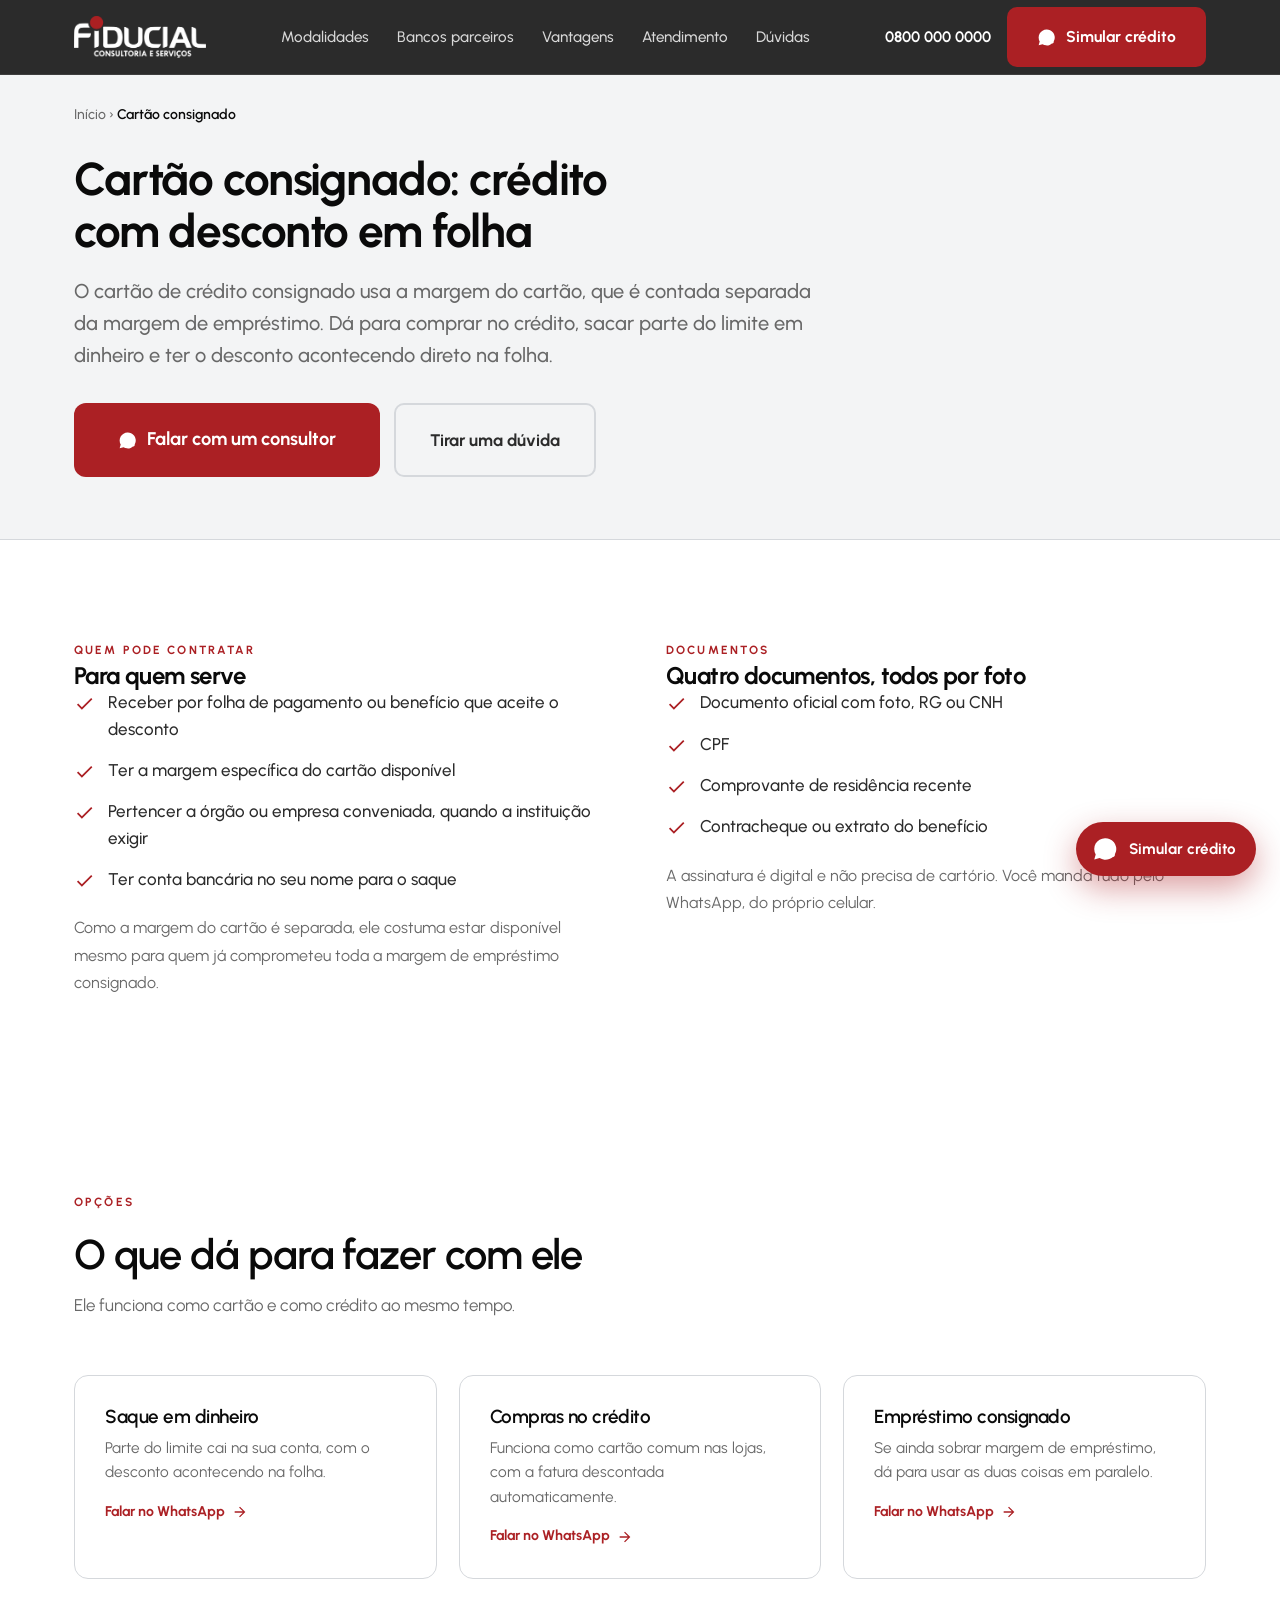
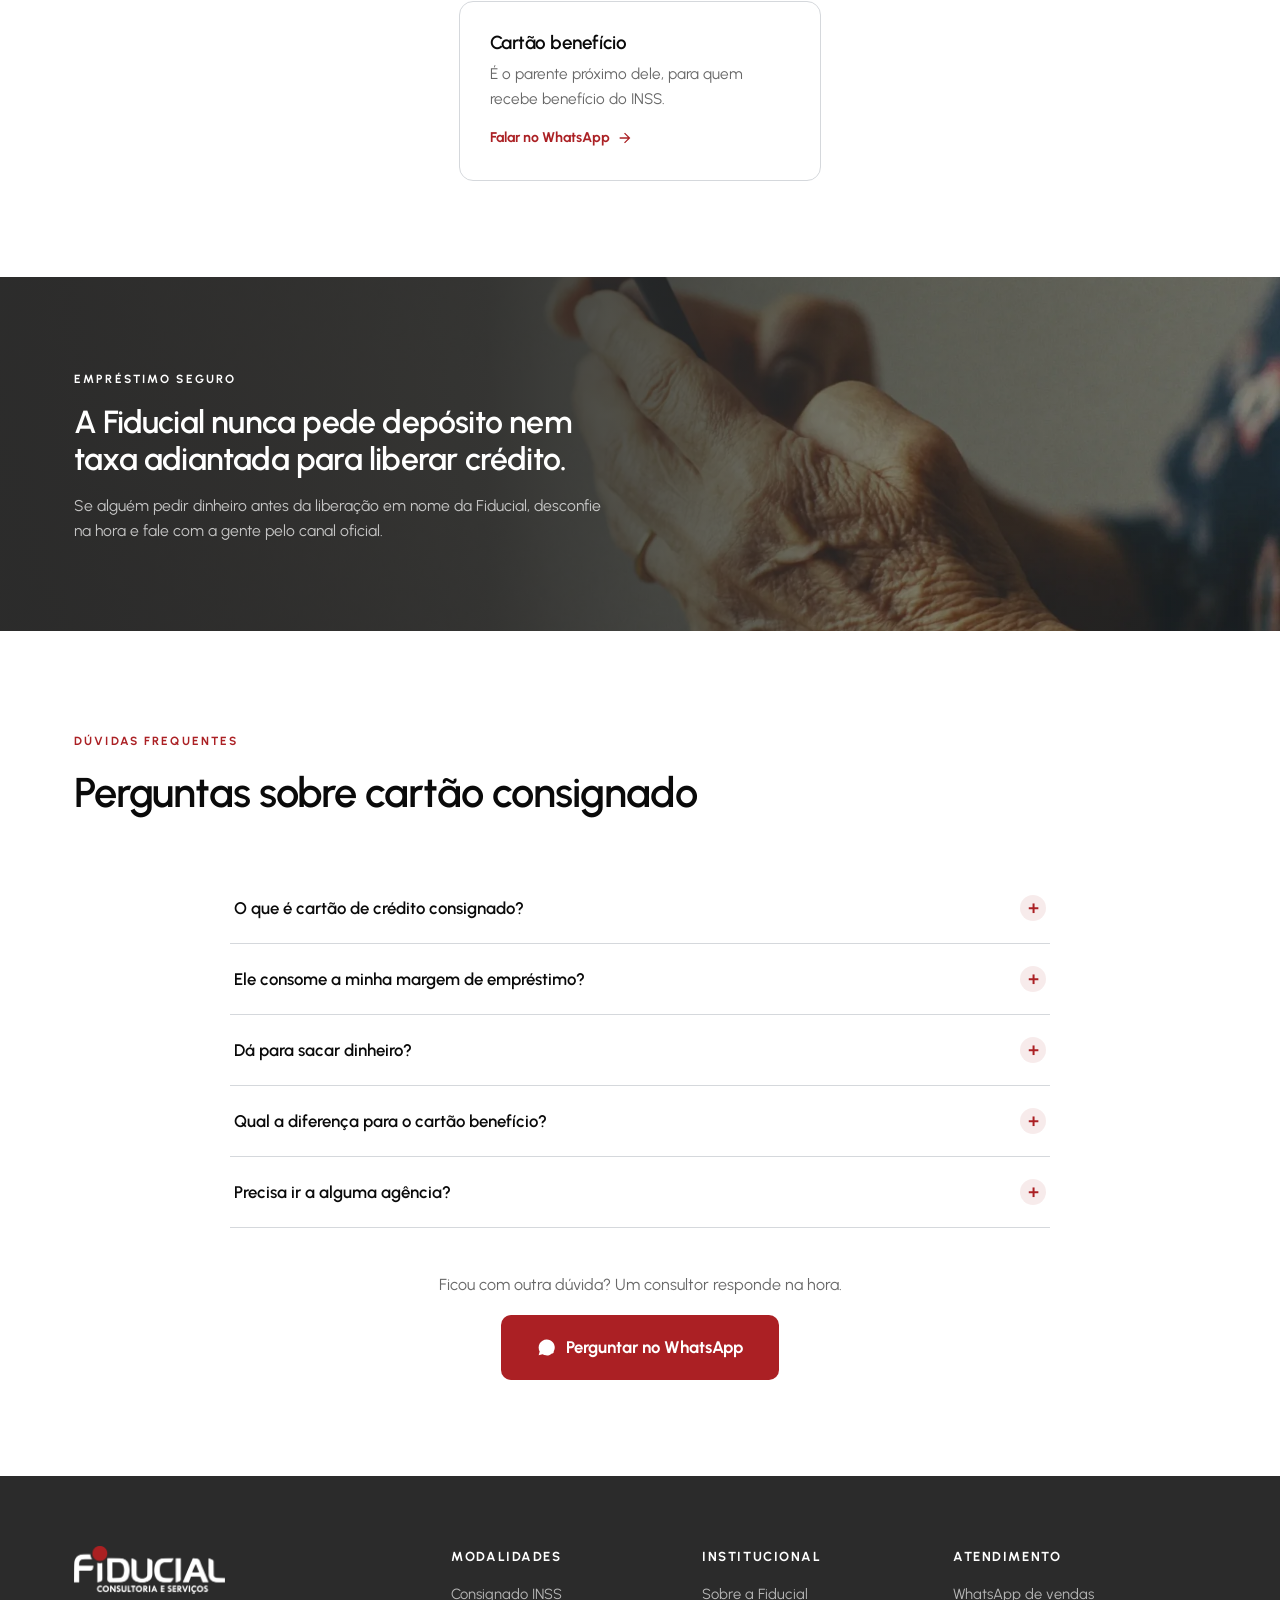
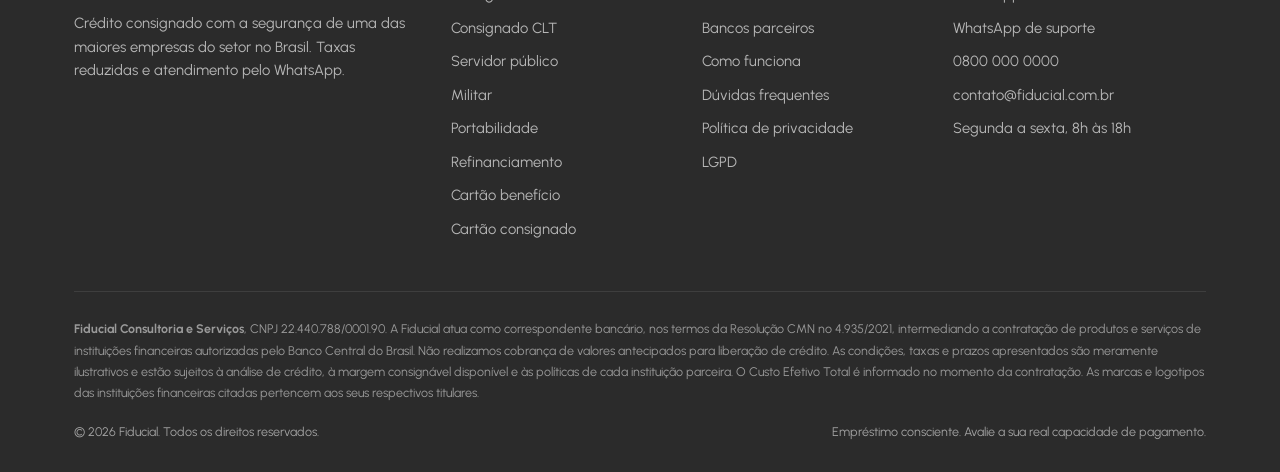
<file: cartao-consignado.html>
<!DOCTYPE html>
<html lang="pt-BR">
<head>
<meta charset="UTF-8" />
<meta name="viewport" content="width=device-width, initial-scale=1.0" />
<title>Cartão de Crédito Consignado com Desconto em Folha | Fiducial</title>
<meta name="description" content="Cartão de crédito consignado com margem própria e fatura descontada na folha. Compras e saque em dinheiro. Fale com um consultor pelo WhatsApp." />

<!-- ATENÇÃO: as três linhas abaixo precisam do domínio próprio.
     Enquanto ele não existir, ficam apontando para o endereço da hospedagem. -->
<link rel="canonical" href="https://consignados.fiducial.com.br/cartao-consignado.html" />
<meta property="og:url" content="https://consignados.fiducial.com.br/cartao-consignado.html" />
<meta property="og:image" content="https://consignados.fiducial.com.br/previa.jpg" />

<meta property="og:type" content="website" />
<meta property="og:locale" content="pt_BR" />
<meta property="og:site_name" content="Fiducial Consultoria e Serviços" />
<meta property="og:title" content="Cartão de crédito consignado com desconto em folha" />
<meta property="og:description" content="Margem própria, compras no crédito e saque em dinheiro, com a fatura descontada na folha." />
<meta property="og:image:width" content="1200" />
<meta property="og:image:height" content="630" />
<meta property="og:image:alt" content="Crédito consignado Fiducial" />
<meta name="twitter:card" content="summary_large_image" />

<meta name="theme-color" content="#2b2b2b" />
<meta name="robots" content="index, follow, max-image-preview:large" />
<link rel="icon" href="favicon.ico" sizes="32x32" />
<link rel="icon" href="favicon-32.png" type="image/png" sizes="32x32" />
<link rel="icon" href="favicon-192.png" type="image/png" sizes="192x192" />
<link rel="apple-touch-icon" href="apple-touch-icon.png" />

<link rel="preload" href="fontes/urbanist-600.woff2" as="font" type="font/woff2" crossorigin />
<link rel="stylesheet" href="estilo.css" />

<!-- Dados estruturados desta página. O caminho serve para o Google mostrar
     Início > Cartão consignado no resultado, e as perguntas podem aparecer abertas
     na busca. -->
<script type="application/ld+json">
{
  "@context": "https://schema.org",
  "@graph": [
    {
      "@type": "BreadcrumbList",
      "itemListElement": [
        {
          "@type": "ListItem",
          "position": 1,
          "name": "Início",
          "item": "https://consignados.fiducial.com.br/"
        },
        {
          "@type": "ListItem",
          "position": 2,
          "name": "Cartão consignado"
        }
      ]
    },
    {
      "@type": "FAQPage",
      "mainEntity": [
        {
          "@type": "Question",
          "name": "O que é cartão de crédito consignado?",
          "acceptedAnswer": {
            "@type": "Answer",
            "text": "É um cartão de crédito em que o desconto acontece direto na folha de pagamento ou no benefício. Ele usa a margem do cartão, contada separada da margem de empréstimo consignado."
          }
        },
        {
          "@type": "Question",
          "name": "Ele consome a minha margem de empréstimo?",
          "acceptedAnswer": {
            "@type": "Answer",
            "text": "Não. As duas margens são separadas, e é justamente por isso que muita gente ainda consegue o cartão mesmo tendo usado todo o limite de empréstimo."
          }
        },
        {
          "@type": "Question",
          "name": "Dá para sacar dinheiro?",
          "acceptedAnswer": {
            "@type": "Answer",
            "text": "Sim, parte do limite pode ser sacada e cai na sua conta. O percentual disponível varia conforme a instituição."
          }
        },
        {
          "@type": "Question",
          "name": "Qual a diferença para o cartão benefício?",
          "acceptedAnswer": {
            "@type": "Answer",
            "text": "São produtos muito parecidos. O cartão benefício é o nome usado para quem recebe benefício do INSS, e o cartão consignado para quem recebe por folha de pagamento. O funcionamento é o mesmo."
          }
        },
        {
          "@type": "Question",
          "name": "Precisa ir a alguma agência?",
          "acceptedAnswer": {
            "@type": "Answer",
            "text": "Não. Todo o atendimento acontece pelo WhatsApp, os documentos são enviados por foto e a assinatura é digital."
          }
        }
      ]
    }
  ]
}
</script>
</head>
<body>

<!-- ================= HEADER ================= -->
<header>
  <div class="wrap nav">
    <a href="index.html" class="logo"><img decoding="async" width="620" height="197" src="fiducial-logo-claro.png" alt="Fiducial Consultoria e Serviços" /></a>
    <ul class="nav-links" id="nav-links">
      <li><a href="index.html#modalidades">Modalidades</a></li>
      <li><a href="index.html#bancos">Bancos parceiros</a></li>
      <li><a href="index.html#vantagens">Vantagens</a></li>
      <li><a href="index.html#atendimento">Atendimento</a></li>
      <li><a href="#duvidas">Dúvidas</a></li>
    </ul>
    <div class="nav-right">
      <span class="nav-phone">0800 000 0000</span>
      <a class="btn btn-red" data-wa data-origem="cartao-consignado-cabecalho" data-msg="Olá! Quero saber sobre o cartão de crédito consignado.">
        <svg viewBox="0 0 24 24"><path d="M17.5 14.4c-.3-.2-1.7-.9-2-1-.3-.1-.5-.1-.6.2s-.7.9-.9 1.1c-.2.2-.3.2-.6.1-1.7-.9-2.9-1.6-4-3.6-.3-.5.3-.5.8-1.5.1-.2 0-.4 0-.5s-.6-1.5-.9-2c-.2-.5-.4-.5-.6-.5h-.5c-.2 0-.5.1-.7.3-.9.9-1.1 2-.7 3.3.4 1.4 1.3 2.7 1.5 2.9.2.2 2.6 4 6.3 5.5 2.3 1 3.2 1.1 4.4.9.7-.1 1.7-.7 2-1.4.2-.7.2-1.3.2-1.4-.1-.1-.3-.2-.6-.4M12 2a10 10 0 0 0-8.6 15l-1.3 4.7L7 20.4A10 10 0 1 0 12 2"/></svg>
        Simular crédito
      </a>
      <button class="nav-abrir" type="button" aria-expanded="false" aria-controls="nav-links" aria-label="Abrir menu de seções">
        <span></span><span></span><span></span>
      </button>
    </div>
  </div>
</header>

<!-- ================= TOPO DA MODALIDADE ================= -->
<section class="mod-hero">
  <div class="wrap">
    <nav class="crumb" aria-label="Você está aqui">
      <a href="index.html">Início</a> &rsaquo; <b>Cartão consignado</b>
    </nav>
    <h1>Cartão consignado: <span class="hl">crédito com desconto em folha</span></h1>
    <p class="lead">O cartão de crédito consignado usa a margem do cartão, que é contada separada da margem de empréstimo. Dá para comprar no crédito, sacar parte do limite em dinheiro e ter o desconto acontecendo direto na folha.</p>
    <div class="mod-cta">
      <a class="btn btn-red btn-simular" data-wa data-origem="cartao-consignado-topo" data-msg="Olá! Quero saber sobre o cartão de crédito consignado.">
        <svg viewBox="0 0 24 24"><path d="M17.5 14.4c-.3-.2-1.7-.9-2-1-.3-.1-.5-.1-.6.2s-.7.9-.9 1.1c-.2.2-.3.2-.6.1-1.7-.9-2.9-1.6-4-3.6-.3-.5.3-.5.8-1.5.1-.2 0-.4 0-.5s-.6-1.5-.9-2c-.2-.5-.4-.5-.6-.5h-.5c-.2 0-.5.1-.7.3-.9.9-1.1 2-.7 3.3.4 1.4 1.3 2.7 1.5 2.9.2.2 2.6 4 6.3 5.5 2.3 1 3.2 1.1 4.4.9.7-.1 1.7-.7 2-1.4.2-.7.2-1.3.2-1.4-.1-.1-.3-.2-.6-.4M12 2a10 10 0 0 0-8.6 15l-1.3 4.7L7 20.4A10 10 0 1 0 12 2"/></svg>
        Falar com um consultor
      </a>
      <a class="btn btn-ghost btn-lg" href="#duvidas">Tirar uma d&#250;vida</a>
    </div>
  </div>
</section>

<!-- ================= QUEM PODE E DOCUMENTOS ================= -->
<section class="section">
  <div class="wrap duas">
    <div>
      <span class="eyebrow">Quem pode contratar</span>
      <h2>Para quem serve</h2>
      <ul class="lista-req">
        <li><svg viewBox="0 0 24 24"><path d="M9 16.2 4.8 12l-1.4 1.4L9 19 21 7l-1.4-1.4z"/></svg><span>Receber por folha de pagamento ou benefício que aceite o desconto</span></li>
        <li><svg viewBox="0 0 24 24"><path d="M9 16.2 4.8 12l-1.4 1.4L9 19 21 7l-1.4-1.4z"/></svg><span>Ter a margem específica do cartão disponível</span></li>
        <li><svg viewBox="0 0 24 24"><path d="M9 16.2 4.8 12l-1.4 1.4L9 19 21 7l-1.4-1.4z"/></svg><span>Pertencer a órgão ou empresa conveniada, quando a instituição exigir</span></li>
        <li><svg viewBox="0 0 24 24"><path d="M9 16.2 4.8 12l-1.4 1.4L9 19 21 7l-1.4-1.4z"/></svg><span>Ter conta bancária no seu nome para o saque</span></li>
      </ul>
      <p style="color:var(--grey);margin-top:22px;line-height:1.7">Como a margem do cartão é separada, ele costuma estar disponível mesmo para quem já comprometeu toda a margem de empréstimo consignado.</p>
    </div>
    <div>
      <span class="eyebrow">Documentos</span>
      <h2>Quatro documentos, todos por foto</h2>
      <ul class="lista-req">
        <li><svg viewBox="0 0 24 24"><path d="M9 16.2 4.8 12l-1.4 1.4L9 19 21 7l-1.4-1.4z"/></svg><span>Documento oficial com foto, RG ou CNH</span></li>
        <li><svg viewBox="0 0 24 24"><path d="M9 16.2 4.8 12l-1.4 1.4L9 19 21 7l-1.4-1.4z"/></svg><span>CPF</span></li>
        <li><svg viewBox="0 0 24 24"><path d="M9 16.2 4.8 12l-1.4 1.4L9 19 21 7l-1.4-1.4z"/></svg><span>Comprovante de residência recente</span></li>
        <li><svg viewBox="0 0 24 24"><path d="M9 16.2 4.8 12l-1.4 1.4L9 19 21 7l-1.4-1.4z"/></svg><span>Contracheque ou extrato do benefício</span></li>
      </ul>
      <p style="color:var(--grey);margin-top:22px;line-height:1.7">A assinatura é digital e não precisa de cartório. Você manda tudo pelo WhatsApp, do próprio celular.</p>
    </div>
  </div>
</section>

<!-- ================= OPÇÕES ================= -->
<section class="section">
  <div class="wrap">
    <div class="section-head">
      <span class="eyebrow">Opções</span>
      <h2>O que dá para fazer com ele</h2>
      <p>Ele funciona como cartão e como crédito ao mesmo tempo.</p>
    </div>
    <div class="cards">
      <a class="card" data-wa data-origem="cartao-consignado-card1" data-msg="Olá! Quero fazer um saque pelo cartão consignado.">
        <h3>Saque em dinheiro</h3>
        <p>Parte do limite cai na sua conta, com o desconto acontecendo na folha.</p>
        <span class="go">Falar no WhatsApp <svg viewBox="0 0 24 24"><path d="M12 4l8 8-8 8-1.4-1.4 5.6-5.6H4v-2h12.2l-5.6-5.6z"/></svg></span>
      </a>
      <a class="card" data-wa data-origem="cartao-consignado-card2" data-msg="Olá! Quero um cartão consignado para usar em compras.">
        <h3>Compras no crédito</h3>
        <p>Funciona como cartão comum nas lojas, com a fatura descontada automaticamente.</p>
        <span class="go">Falar no WhatsApp <svg viewBox="0 0 24 24"><path d="M12 4l8 8-8 8-1.4-1.4 5.6-5.6H4v-2h12.2l-5.6-5.6z"/></svg></span>
      </a>
      <a class="card" data-wa data-origem="cartao-consignado-card3" data-msg="Olá! Quero saber se tenho margem para empréstimo consignado também.">
        <h3>Empréstimo consignado</h3>
        <p>Se ainda sobrar margem de empréstimo, dá para usar as duas coisas em paralelo.</p>
        <span class="go">Falar no WhatsApp <svg viewBox="0 0 24 24"><path d="M12 4l8 8-8 8-1.4-1.4 5.6-5.6H4v-2h12.2l-5.6-5.6z"/></svg></span>
      </a>
      <a class="card" data-wa data-origem="cartao-consignado-card4" data-msg="Olá! Quero saber a diferença entre cartão consignado e cartão benefício.">
        <h3>Cartão benefício</h3>
        <p>É o parente próximo dele, para quem recebe benefício do INSS.</p>
        <span class="go">Falar no WhatsApp <svg viewBox="0 0 24 24"><path d="M12 4l8 8-8 8-1.4-1.4 5.6-5.6H4v-2h12.2l-5.6-5.6z"/></svg></span>
      </a>
    </div>
  </div>
</section>

<!-- ================= AVISO DE GOLPE ================= -->
<section class="quebra">
  <div class="wrap">
    <div class="quebra-texto">
      <span class="eyebrow">Empr&#233;stimo seguro</span>
    <h2>A Fiducial nunca pede depósito nem taxa adiantada para liberar crédito.</h2>
    <p>Se alguém pedir dinheiro antes da liberação em nome da Fiducial, desconfie na hora e fale com a gente pelo canal oficial.</p>
      </div>
  </div>
</section>

<!-- ================= DÚVIDAS ================= -->
<section class="section" id="duvidas">
  <div class="wrap">
    <div class="section-head">
      <span class="eyebrow">Dúvidas frequentes</span>
      <h2>Perguntas sobre cartão consignado</h2>
    </div>
    <div class="faq">
      <div class="acc">
        <button>O que é cartão de crédito consignado?<span class="plus">+</span></button>
        <div class="ans"><p>É um cartão de crédito em que o desconto acontece direto na folha de pagamento ou no benefício. Ele usa a margem do cartão, contada separada da margem de empréstimo consignado.</p></div>
      </div>
      <div class="acc">
        <button>Ele consome a minha margem de empréstimo?<span class="plus">+</span></button>
        <div class="ans"><p>Não. As duas margens são separadas, e é justamente por isso que muita gente ainda consegue o cartão mesmo tendo usado todo o limite de empréstimo.</p></div>
      </div>
      <div class="acc">
        <button>Dá para sacar dinheiro?<span class="plus">+</span></button>
        <div class="ans"><p>Sim, parte do limite pode ser sacada e cai na sua conta. O percentual disponível varia conforme a instituição.</p></div>
      </div>
      <div class="acc">
        <button>Qual a diferença para o cartão benefício?<span class="plus">+</span></button>
        <div class="ans"><p>São produtos muito parecidos. O cartão benefício é o nome usado para quem recebe benefício do INSS, e o cartão consignado para quem recebe por folha de pagamento. O funcionamento é o mesmo.</p></div>
      </div>
      <div class="acc">
        <button>Precisa ir a alguma agência?<span class="plus">+</span></button>
        <div class="ans"><p>Não. Todo o atendimento acontece pelo WhatsApp, os documentos são enviados por foto e a assinatura é digital.</p></div>
      </div>
    </div>
    <div style="text-align:center;margin-top:44px">
      <p style="color:var(--grey);margin-bottom:18px">Ficou com outra dúvida? Um consultor responde na hora.</p>
      <a class="btn btn-red btn-lg" data-wa data-origem="cartao-consignado-duvidas" data-msg="Olá! Tenho uma dúvida sobre cartão consignado.">
        <svg viewBox="0 0 24 24"><path d="M17.5 14.4c-.3-.2-1.7-.9-2-1-.3-.1-.5-.1-.6.2s-.7.9-.9 1.1c-.2.2-.3.2-.6.1-1.7-.9-2.9-1.6-4-3.6-.3-.5.3-.5.8-1.5.1-.2 0-.4 0-.5s-.6-1.5-.9-2c-.2-.5-.4-.5-.6-.5h-.5c-.2 0-.5.1-.7.3-.9.9-1.1 2-.7 3.3.4 1.4 1.3 2.7 1.5 2.9.2.2 2.6 4 6.3 5.5 2.3 1 3.2 1.1 4.4.9.7-.1 1.7-.7 2-1.4.2-.7.2-1.3.2-1.4-.1-.1-.3-.2-.6-.4M12 2a10 10 0 0 0-8.6 15l-1.3 4.7L7 20.4A10 10 0 1 0 12 2"/></svg>
        Perguntar no WhatsApp
      </a>
    </div>
  </div>
</section>

<!-- ================= RODAPÉ ================= -->
<footer>
  <div class="wrap">
    <div class="foot-grid">
      <div class="foot-col">
        <div class="logo"><img decoding="async" width="620" height="197" src="fiducial-logo-claro.png" alt="Fiducial Consultoria e Serviços" /></div>
        <p>Crédito consignado com a segurança de uma das maiores empresas do setor no Brasil. Taxas reduzidas e atendimento pelo WhatsApp.</p>
      </div>
      <div class="foot-col">
        <h5>Modalidades</h5>
        <a href="consignado-inss.html">Consignado INSS</a>
        <a href="consignado-clt.html">Consignado CLT</a>
        <a href="consignado-servidor-publico.html">Servidor p&uacute;blico</a>
        <a href="consignado-militar.html">Militar</a>
        <a href="portabilidade-consignado.html">Portabilidade</a>
        <a href="refinanciamento-consignado.html">Refinanciamento</a>
        <a href="cartao-beneficio.html">Cart&atilde;o benef&iacute;cio</a>
        <a href="cartao-consignado.html">Cart&atilde;o consignado</a>
      </div>
      <div class="foot-col">
        <h5>Institucional</h5>
        <a href="index.html#vantagens">Sobre a Fiducial</a>
        <a href="index.html#bancos">Bancos parceiros</a>
        <a href="index.html#como">Como funciona</a>
        <a href="index.html#duvidas">Dúvidas frequentes</a>
        <a href="https://fiducial.com.br/storage/2025/07/Politica-de-Privacidade-1.pdf" target="_blank" rel="noopener">Política de privacidade</a>
        <a href="https://fiducial.com.br/lgpd/" target="_blank" rel="noopener">LGPD</a>
      </div>
      <div class="foot-col">
        <h5>Atendimento</h5>
        <a data-wa data-origem="cartao-consignado-rodape-vendas" data-msg="Olá! Quero falar com o time de vendas.">WhatsApp de vendas</a>
        <a data-wa data-origem="cartao-consignado-rodape-suporte" data-msg="Olá! Já sou cliente e preciso de suporte.">WhatsApp de suporte</a>
        <p>0800 000 0000</p>
        <p>contato@fiducial.com.br</p>
        <p>Segunda a sexta, 8h às 18h</p>
      </div>
    </div>
    <div class="foot-legal">
      <p><strong>Fiducial Consultoria e Serviços</strong>, CNPJ 22.440.788/0001.90. A Fiducial atua como correspondente bancário, nos termos da Resolução CMN nº 4.935/2021, intermediando a contratação de produtos e serviços de instituições financeiras autorizadas pelo Banco Central do Brasil. Não realizamos cobrança de valores antecipados para liberação de crédito. As condições, taxas e prazos apresentados são meramente ilustrativos e estão sujeitos à análise de crédito, à margem consignável disponível e às políticas de cada instituição parceira. O Custo Efetivo Total é informado no momento da contratação. As marcas e logotipos das instituições financeiras citadas pertencem aos seus respectivos titulares.</p>
      <div class="bar">
        <span>© 2026 Fiducial. Todos os direitos reservados.</span>
        <span>Empréstimo consciente. Avalie a sua real capacidade de pagamento.</span>
      </div>
    </div>
  </div>
</footer>

<!-- ================= WHATSAPP FLUTUANTE ================= -->
<a class="wa-float" data-wa data-origem="cartao-consignado-botao-flutuante" data-msg="Olá! Quero saber sobre o cartão de crédito consignado." aria-label="Falar no WhatsApp">
  <svg viewBox="0 0 24 24"><path d="M17.5 14.4c-.3-.2-1.7-.9-2-1-.3-.1-.5-.1-.6.2s-.7.9-.9 1.1c-.2.2-.3.2-.6.1-1.7-.9-2.9-1.6-4-3.6-.3-.5.3-.5.8-1.5.1-.2 0-.4 0-.5s-.6-1.5-.9-2c-.2-.5-.4-.5-.6-.5h-.5c-.2 0-.5.1-.7.3-.9.9-1.1 2-.7 3.3.4 1.4 1.3 2.7 1.5 2.9.2.2 2.6 4 6.3 5.5 2.3 1 3.2 1.1 4.4.9.7-.1 1.7-.7 2-1.4.2-.7.2-1.3.2-1.4-.1-.1-.3-.2-.6-.4M12 2a10 10 0 0 0-8.6 15l-1.3 4.7L7 20.4A10 10 0 1 0 12 2"/></svg>
  <span>Simular crédito</span>
</a>

<script src="script.js"></script>
<!-- Esta pagina nao tem simulador, entao o simulador.js nao e carregado.
     Se um dia entrar um <div data-simulador="..."> aqui, a linha do script
     precisa voltar junto, senao o bloco fica vazio e sem aviso nenhum. -->
</body>
</html>
</file>
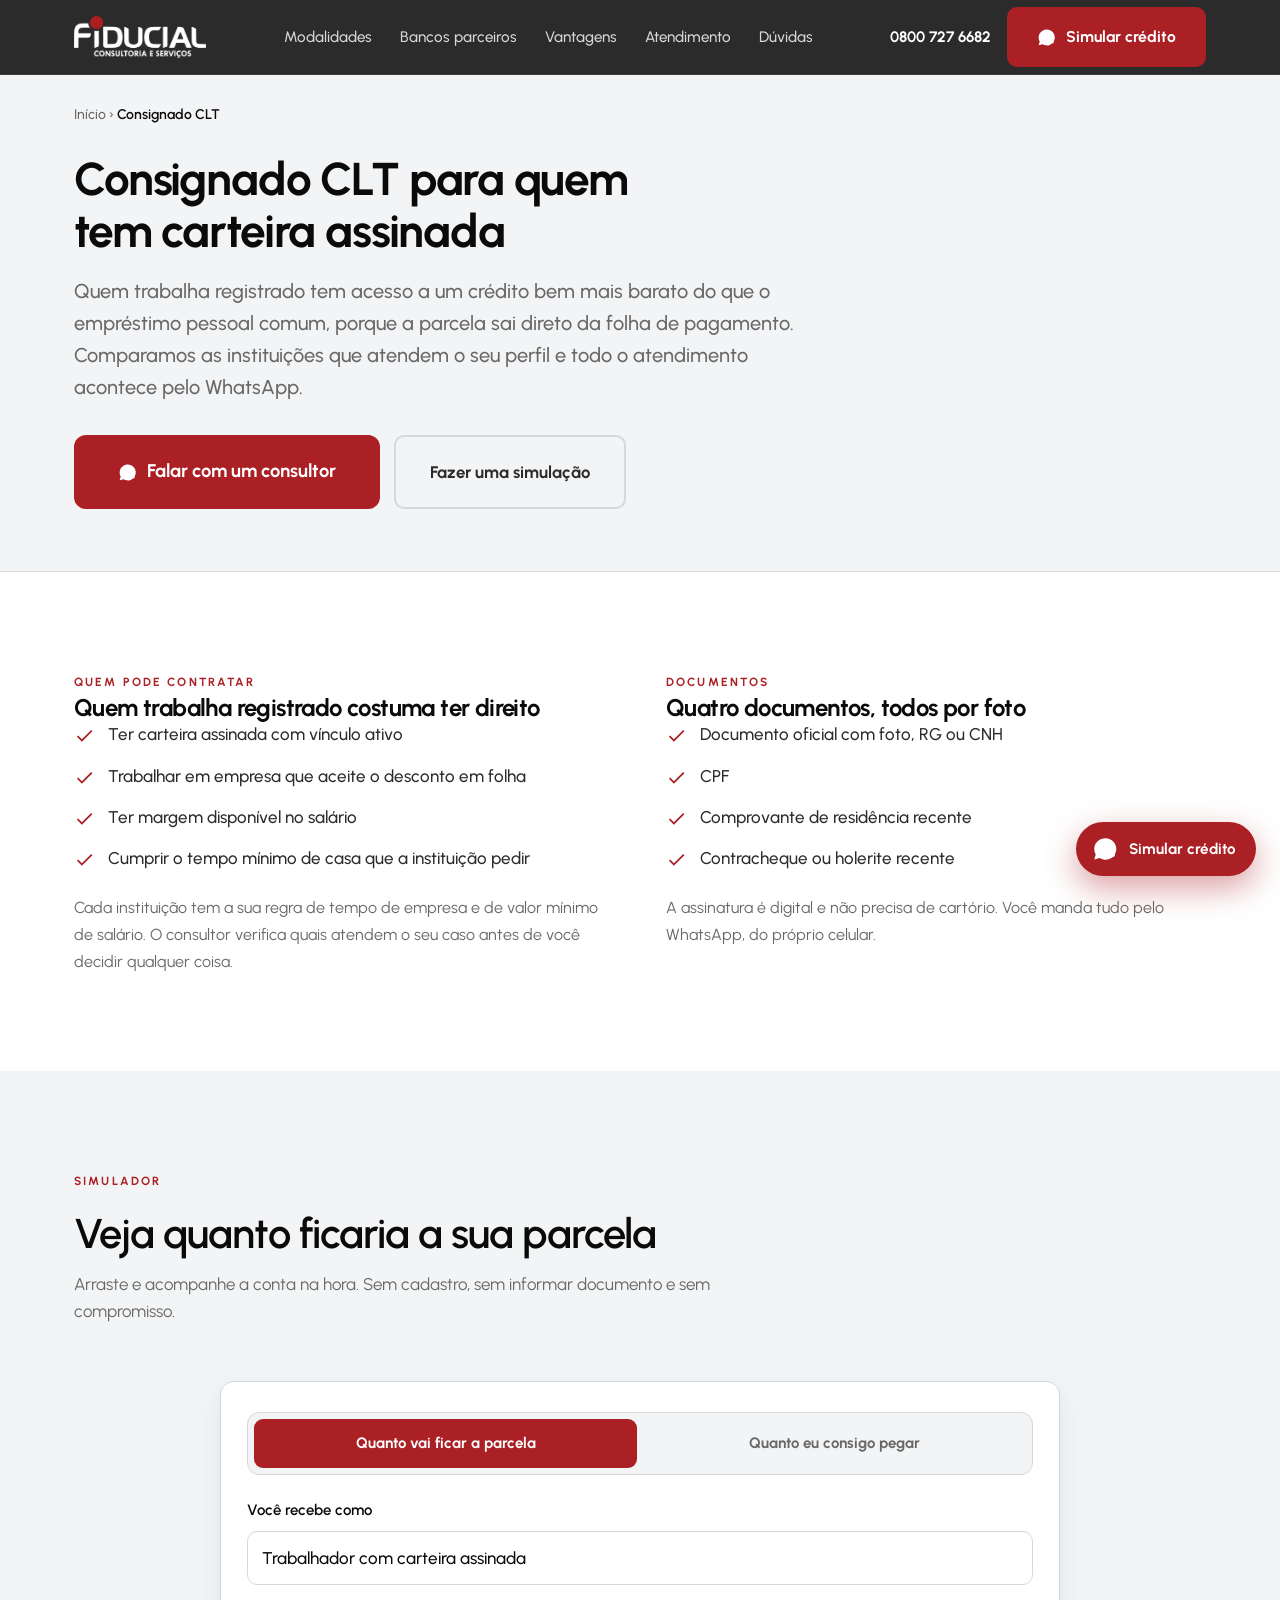
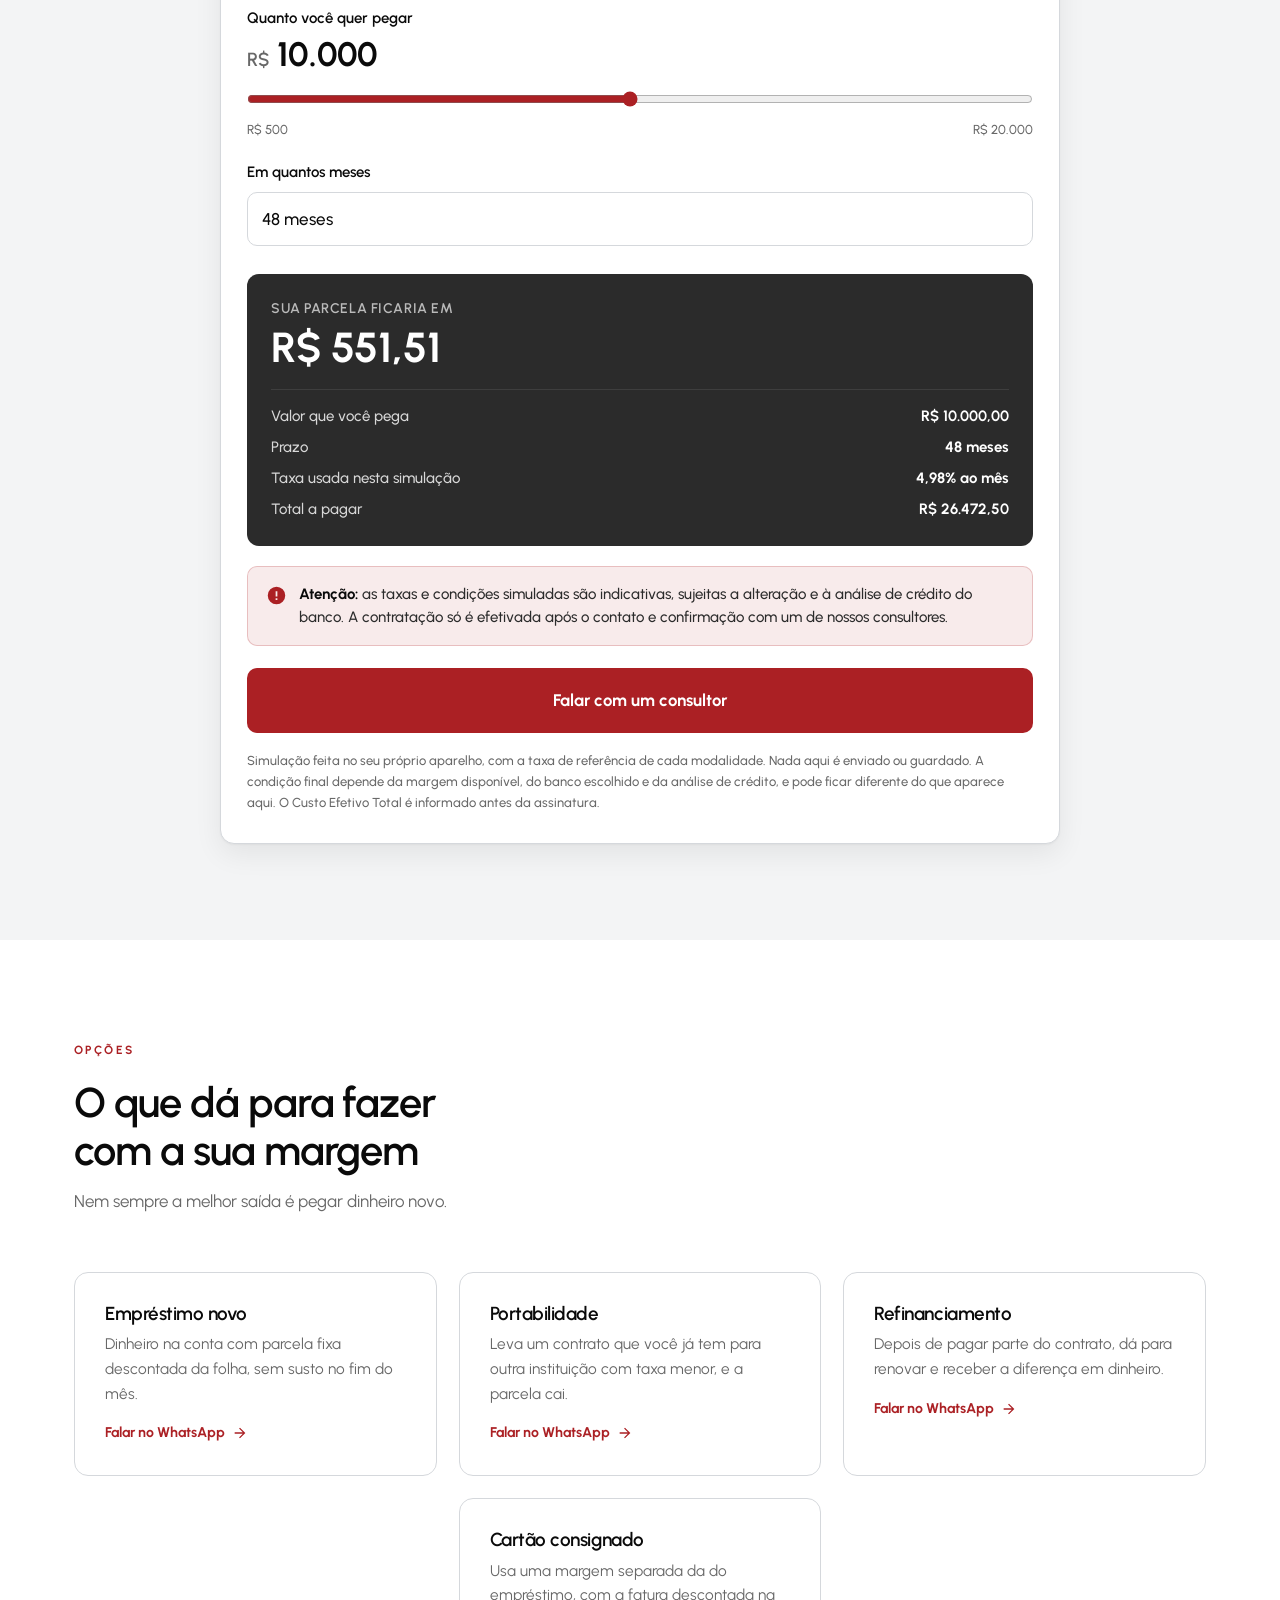
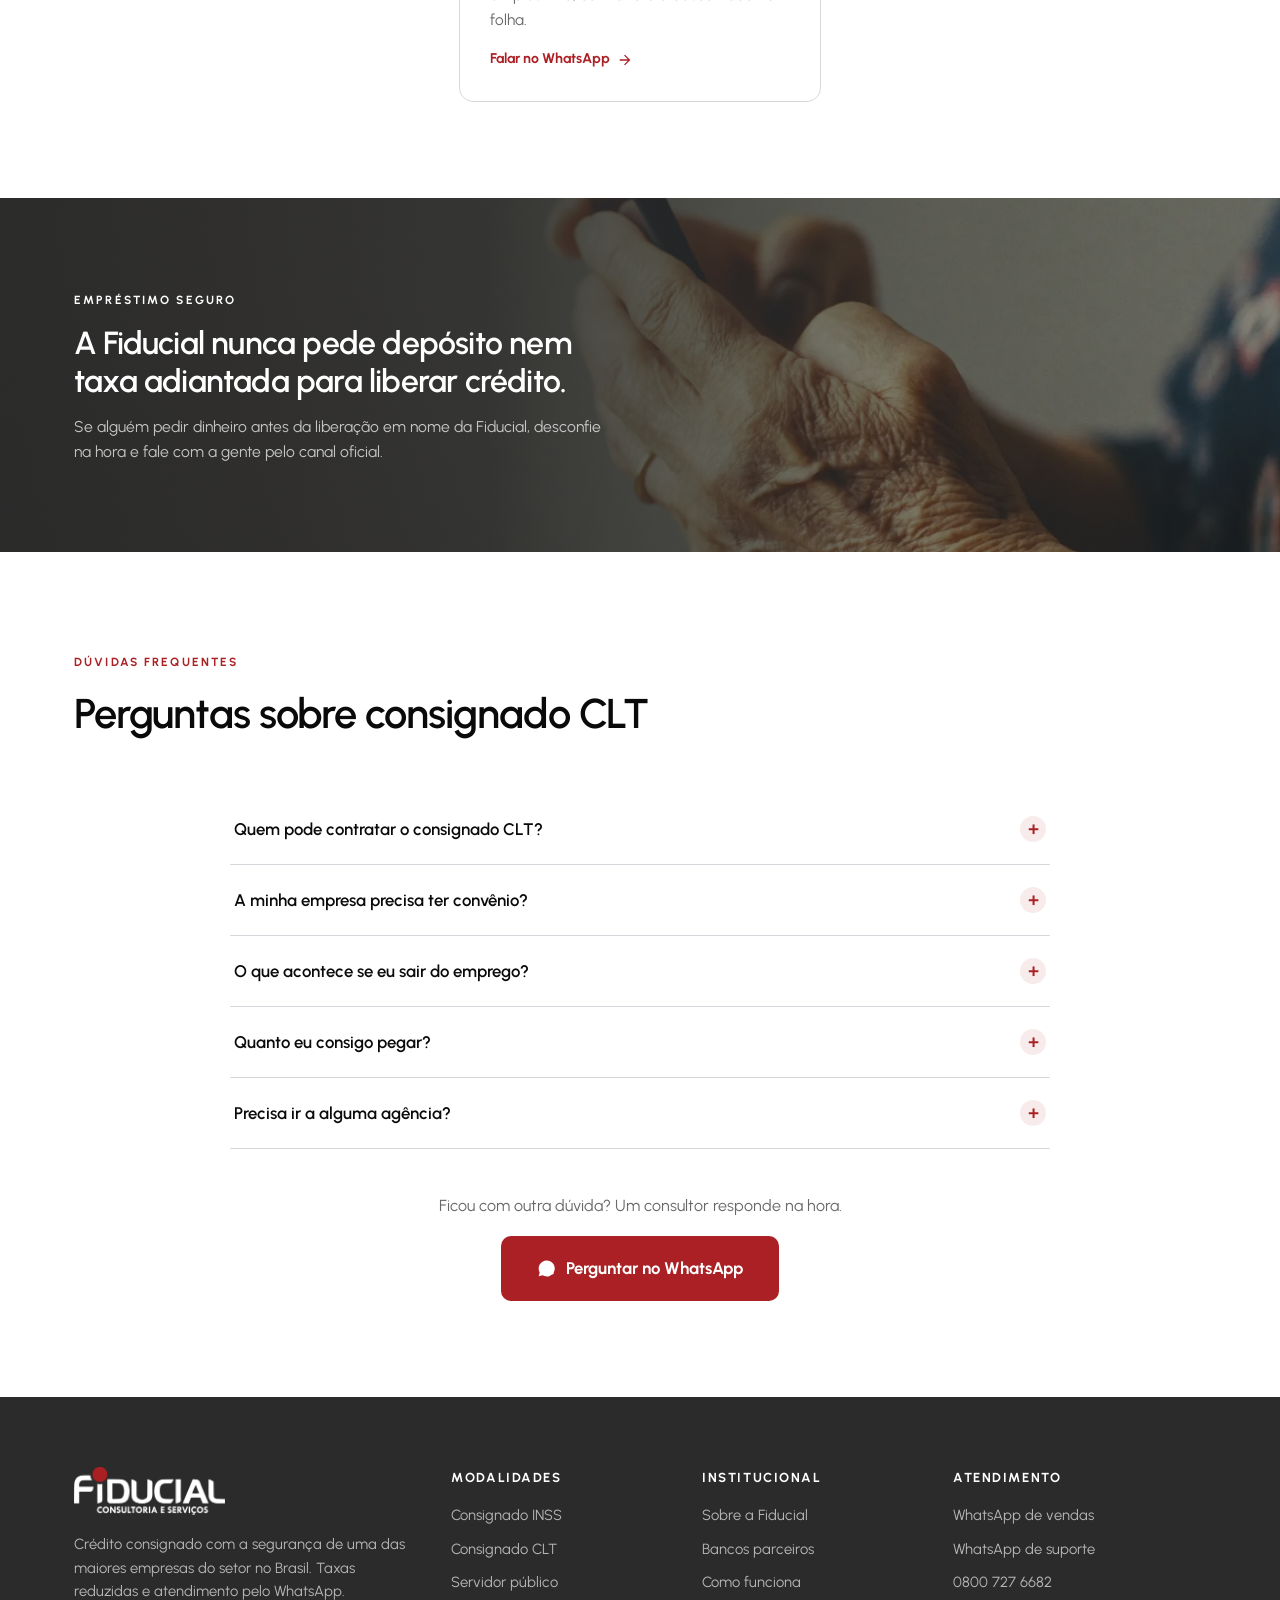
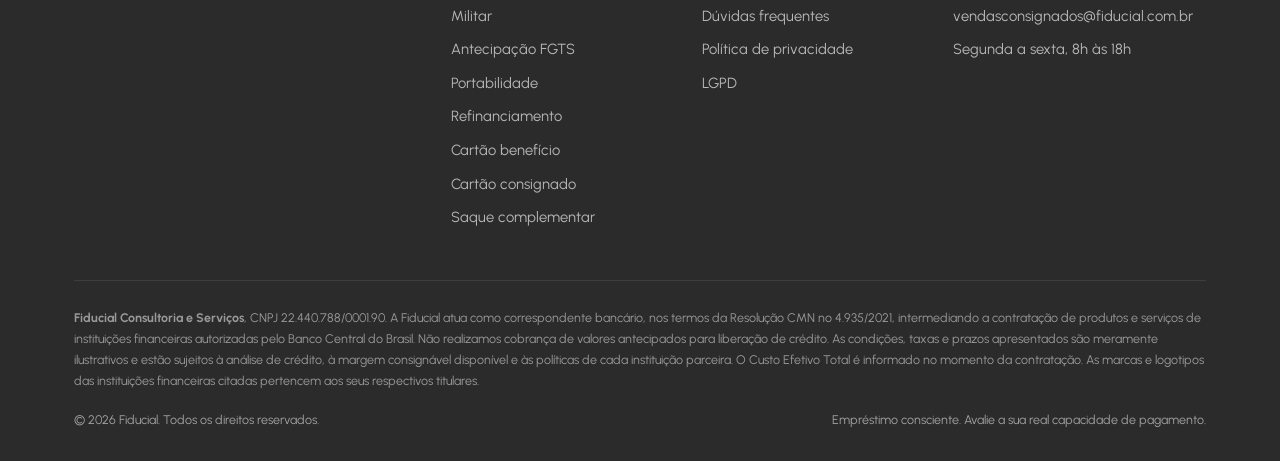
<file: consignado-clt.html>
<!DOCTYPE html>
<html lang="pt-BR">
<head>
<meta charset="UTF-8" />
<meta name="viewport" content="width=device-width, initial-scale=1.0" />
<title>Consignado CLT para Trabalhador de Carteira Assinada | Fiducial</title>
<meta name="description" content="Empréstimo consignado CLT com desconto direto na folha de pagamento. Taxas menores que as do empréstimo pessoal. Simule na hora e fale pelo WhatsApp." />

<!-- Domínio próprio, apontado pela Fiducial TI no repositório em 10 de agosto
     de 2026. Antes disto as três linhas abaixo iam para o endereço da hospedagem. -->
<link rel="canonical" href="https://consignados.fiducial.com.br/consignado-clt.html" />
<meta property="og:url" content="https://consignados.fiducial.com.br/consignado-clt.html" />
<meta property="og:image" content="https://consignados.fiducial.com.br/previa.jpg" />

<meta property="og:type" content="website" />
<meta property="og:locale" content="pt_BR" />
<meta property="og:site_name" content="Fiducial Consultoria e Serviços" />
<meta property="og:title" content="Consignado CLT para quem tem carteira assinada" />
<meta property="og:description" content="Desconto em folha, taxa menor que a do empréstimo pessoal e atendimento pelo WhatsApp. Simule agora, sem cadastro." />
<meta property="og:image:width" content="1200" />
<meta property="og:image:height" content="630" />
<meta property="og:image:alt" content="Crédito consignado Fiducial" />
<meta name="twitter:card" content="summary_large_image" />

<meta name="theme-color" content="#2b2b2b" />
<meta name="robots" content="index, follow, max-image-preview:large" />
<link rel="icon" href="favicon.ico" sizes="32x32" />
<link rel="icon" href="favicon-32.png" type="image/png" sizes="32x32" />
<link rel="icon" href="favicon-192.png" type="image/png" sizes="192x192" />
<link rel="apple-touch-icon" href="apple-touch-icon.png" />

<link rel="preload" href="fontes/urbanist-600.woff2" as="font" type="font/woff2" crossorigin />
<link rel="stylesheet" href="estilo.css" />

<!-- Dados estruturados desta página. O caminho serve para o Google mostrar
     Início > Consignado CLT no resultado, e as perguntas podem aparecer abertas
     na busca. -->
<script type="application/ld+json">
{
  "@context": "https://schema.org",
  "@graph": [
    {
      "@type": "BreadcrumbList",
      "itemListElement": [
        {
          "@type": "ListItem",
          "position": 1,
          "name": "Início",
          "item": "https://consignados.fiducial.com.br/"
        },
        {
          "@type": "ListItem",
          "position": 2,
          "name": "Consignado CLT"
        }
      ]
    },
    {
      "@type": "FAQPage",
      "mainEntity": [
        {
          "@type": "Question",
          "name": "Quem pode contratar o consignado CLT?",
          "acceptedAnswer": {
            "@type": "Answer",
            "text": "Trabalhadores com carteira assinada e vínculo ativo, em empresa que aceite o desconto em folha, e que tenham margem disponível no salário. Cada instituição define o tempo mínimo de empresa e o salário mínimo aceito."
          }
        },
        {
          "@type": "Question",
          "name": "A minha empresa precisa ter convênio?",
          "acceptedAnswer": {
            "@type": "Answer",
            "text": "Depende da instituição. Parte delas trabalha com convênio direto com a empresa e parte opera pelo modelo aberto, sem necessidade de convênio. O consultor verifica quais atendem o seu caso."
          }
        },
        {
          "@type": "Question",
          "name": "O que acontece se eu sair do emprego?",
          "acceptedAnswer": {
            "@type": "Answer",
            "text": "A dívida não some. Parte do saldo pode ser descontada da rescisão, dentro do limite previsto, e o que sobrar continua sendo seu para pagar, em acordo com a instituição. Vale considerar isso antes de contratar."
          }
        },
        {
          "@type": "Question",
          "name": "Quanto eu consigo pegar?",
          "acceptedAnswer": {
            "@type": "Answer",
            "text": "O valor depende da margem disponível no seu salário, do prazo escolhido e da política da instituição. O simulador desta página dá uma ideia, e o valor real sai na análise."
          }
        },
        {
          "@type": "Question",
          "name": "Precisa ir a alguma agência?",
          "acceptedAnswer": {
            "@type": "Answer",
            "text": "Não. Todo o atendimento acontece pelo WhatsApp, os documentos são enviados por foto e a assinatura é digital."
          }
        }
      ]
    }
  ]
}
</script>
</head>
<body>

<!-- ================= HEADER ================= -->
<header>
  <div class="wrap nav">
    <a href="index.html" class="logo"><img decoding="async" width="620" height="197" src="fiducial-logo-claro.png" alt="Fiducial Consultoria e Serviços" /></a>
    <ul class="nav-links" id="nav-links">
      <li><a href="index.html#modalidades">Modalidades</a></li>
      <li><a href="index.html#bancos">Bancos parceiros</a></li>
      <li><a href="index.html#vantagens">Vantagens</a></li>
      <li><a href="index.html#atendimento">Atendimento</a></li>
      <li><a href="#duvidas">Dúvidas</a></li>
    </ul>
    <div class="nav-right">
      <span class="nav-phone">0800 727 6682</span>
      <a class="btn btn-red" data-wa data-origem="clt-cabecalho" data-msg="Olá! Trabalho de carteira assinada e quero simular o consignado CLT.">
        <svg viewBox="0 0 24 24"><path d="M17.5 14.4c-.3-.2-1.7-.9-2-1-.3-.1-.5-.1-.6.2s-.7.9-.9 1.1c-.2.2-.3.2-.6.1-1.7-.9-2.9-1.6-4-3.6-.3-.5.3-.5.8-1.5.1-.2 0-.4 0-.5s-.6-1.5-.9-2c-.2-.5-.4-.5-.6-.5h-.5c-.2 0-.5.1-.7.3-.9.9-1.1 2-.7 3.3.4 1.4 1.3 2.7 1.5 2.9.2.2 2.6 4 6.3 5.5 2.3 1 3.2 1.1 4.4.9.7-.1 1.7-.7 2-1.4.2-.7.2-1.3.2-1.4-.1-.1-.3-.2-.6-.4M12 2a10 10 0 0 0-8.6 15l-1.3 4.7L7 20.4A10 10 0 1 0 12 2"/></svg>
        Simular crédito
      </a>
      <button class="nav-abrir" type="button" aria-expanded="false" aria-controls="nav-links" aria-label="Abrir menu de seções">
        <span></span><span></span><span></span>
      </button>
    </div>
  </div>
</header>

<!-- ================= TOPO DA MODALIDADE ================= -->
<section class="mod-hero">
  <div class="wrap">
    <nav class="crumb" aria-label="Você está aqui">
      <a href="index.html">Início</a> &rsaquo; <b>Consignado CLT</b>
    </nav>
    <h1>Consignado CLT para quem tem <span class="hl">carteira assinada</span></h1>
    <p class="lead">Quem trabalha registrado tem acesso a um crédito bem mais barato do que o empréstimo pessoal comum, porque a parcela sai direto da folha de pagamento. Comparamos as instituições que atendem o seu perfil e todo o atendimento acontece pelo WhatsApp.</p>
    <div class="mod-cta">
      <a class="btn btn-red btn-simular" data-wa data-origem="clt-topo" data-msg="Olá! Trabalho de carteira assinada e quero simular o consignado CLT.">
        <svg viewBox="0 0 24 24"><path d="M17.5 14.4c-.3-.2-1.7-.9-2-1-.3-.1-.5-.1-.6.2s-.7.9-.9 1.1c-.2.2-.3.2-.6.1-1.7-.9-2.9-1.6-4-3.6-.3-.5.3-.5.8-1.5.1-.2 0-.4 0-.5s-.6-1.5-.9-2c-.2-.5-.4-.5-.6-.5h-.5c-.2 0-.5.1-.7.3-.9.9-1.1 2-.7 3.3.4 1.4 1.3 2.7 1.5 2.9.2.2 2.6 4 6.3 5.5 2.3 1 3.2 1.1 4.4.9.7-.1 1.7-.7 2-1.4.2-.7.2-1.3.2-1.4-.1-.1-.3-.2-.6-.4M12 2a10 10 0 0 0-8.6 15l-1.3 4.7L7 20.4A10 10 0 1 0 12 2"/></svg>
        Falar com um consultor
      </a>
      <a class="btn btn-ghost btn-lg" href="#simulador">Fazer uma simulação</a>
    </div>
  </div>
</section>

<!-- ================= QUEM PODE E DOCUMENTOS ================= -->
<section class="section">
  <div class="wrap duas">
    <div>
      <span class="eyebrow">Quem pode contratar</span>
      <h2>Quem trabalha registrado costuma ter direito</h2>
      <ul class="lista-req">
        <li><svg viewBox="0 0 24 24"><path d="M9 16.2 4.8 12l-1.4 1.4L9 19 21 7l-1.4-1.4z"/></svg><span>Ter carteira assinada com vínculo ativo</span></li>
        <li><svg viewBox="0 0 24 24"><path d="M9 16.2 4.8 12l-1.4 1.4L9 19 21 7l-1.4-1.4z"/></svg><span>Trabalhar em empresa que aceite o desconto em folha</span></li>
        <li><svg viewBox="0 0 24 24"><path d="M9 16.2 4.8 12l-1.4 1.4L9 19 21 7l-1.4-1.4z"/></svg><span>Ter margem disponível no salário</span></li>
        <li><svg viewBox="0 0 24 24"><path d="M9 16.2 4.8 12l-1.4 1.4L9 19 21 7l-1.4-1.4z"/></svg><span>Cumprir o tempo mínimo de casa que a instituição pedir</span></li>
      </ul>
      <p style="color:var(--grey);margin-top:22px;line-height:1.7">Cada instituição tem a sua regra de tempo de empresa e de valor mínimo de salário. O consultor verifica quais atendem o seu caso antes de você decidir qualquer coisa.</p>
    </div>
    <div>
      <span class="eyebrow">Documentos</span>
      <h2>Quatro documentos, todos por foto</h2>
      <ul class="lista-req">
        <li><svg viewBox="0 0 24 24"><path d="M9 16.2 4.8 12l-1.4 1.4L9 19 21 7l-1.4-1.4z"/></svg><span>Documento oficial com foto, RG ou CNH</span></li>
        <li><svg viewBox="0 0 24 24"><path d="M9 16.2 4.8 12l-1.4 1.4L9 19 21 7l-1.4-1.4z"/></svg><span>CPF</span></li>
        <li><svg viewBox="0 0 24 24"><path d="M9 16.2 4.8 12l-1.4 1.4L9 19 21 7l-1.4-1.4z"/></svg><span>Comprovante de residência recente</span></li>
        <li><svg viewBox="0 0 24 24"><path d="M9 16.2 4.8 12l-1.4 1.4L9 19 21 7l-1.4-1.4z"/></svg><span>Contracheque ou holerite recente</span></li>
      </ul>
      <p style="color:var(--grey);margin-top:22px;line-height:1.7">A assinatura é digital e não precisa de cartório. Você manda tudo pelo WhatsApp, do próprio celular.</p>
    </div>
  </div>
</section>

<!-- ================= SIMULADOR ================= -->
<section class="section sim" id="simulador" style="background:var(--paper)">
  <div class="wrap">
    <div class="section-head">
      <span class="eyebrow">Simulador</span>
      <h2>Veja quanto ficaria a sua parcela</h2>
      <p>Arraste e acompanhe a conta na hora. Sem cadastro, sem informar documento e sem compromisso.</p>
    </div>
    <div class="sim-wrap">
      <div data-simulador="clt"></div>
    </div>
  </div>
</section>

<!-- ================= OPÇÕES ================= -->
<section class="section">
  <div class="wrap">
    <div class="section-head">
      <span class="eyebrow">Opções</span>
      <h2>O que dá para fazer com a sua margem</h2>
      <p>Nem sempre a melhor saída é pegar dinheiro novo.</p>
    </div>
    <div class="cards">
      <a class="card" data-wa data-origem="clt-card1" data-msg="Olá! Quero contratar um consignado CLT novo.">
        <h3>Empréstimo novo</h3>
        <p>Dinheiro na conta com parcela fixa descontada da folha, sem susto no fim do mês.</p>
        <span class="go">Falar no WhatsApp <svg viewBox="0 0 24 24"><path d="M12 4l8 8-8 8-1.4-1.4 5.6-5.6H4v-2h12.2l-5.6-5.6z"/></svg></span>
      </a>
      <a class="card" data-wa data-origem="clt-card2" data-msg="Olá! Quero fazer a portabilidade do meu consignado CLT.">
        <h3>Portabilidade</h3>
        <p>Leva um contrato que você já tem para outra instituição com taxa menor, e a parcela cai.</p>
        <span class="go">Falar no WhatsApp <svg viewBox="0 0 24 24"><path d="M12 4l8 8-8 8-1.4-1.4 5.6-5.6H4v-2h12.2l-5.6-5.6z"/></svg></span>
      </a>
      <a class="card" data-wa data-origem="clt-card3" data-msg="Olá! Quero refinanciar o meu consignado CLT.">
        <h3>Refinanciamento</h3>
        <p>Depois de pagar parte do contrato, dá para renovar e receber a diferença em dinheiro.</p>
        <span class="go">Falar no WhatsApp <svg viewBox="0 0 24 24"><path d="M12 4l8 8-8 8-1.4-1.4 5.6-5.6H4v-2h12.2l-5.6-5.6z"/></svg></span>
      </a>
      <a class="card" data-wa data-origem="clt-card4" data-msg="Olá! Quero saber sobre o cartão consignado para CLT.">
        <h3>Cartão consignado</h3>
        <p>Usa uma margem separada da do empréstimo, com a fatura descontada na folha.</p>
        <span class="go">Falar no WhatsApp <svg viewBox="0 0 24 24"><path d="M12 4l8 8-8 8-1.4-1.4 5.6-5.6H4v-2h12.2l-5.6-5.6z"/></svg></span>
      </a>
    </div>
  </div>
</section>

<!-- ================= AVISO DE GOLPE ================= -->
<section class="quebra">
  <div class="wrap">
    <div class="quebra-texto">
      <span class="eyebrow">Empr&#233;stimo seguro</span>
    <h2>A Fiducial nunca pede depósito nem taxa adiantada para liberar crédito.</h2>
    <p>Se alguém pedir dinheiro antes da liberação em nome da Fiducial, desconfie na hora e fale com a gente pelo canal oficial.</p>
      </div>
  </div>
</section>

<!-- ================= DÚVIDAS ================= -->
<section class="section" id="duvidas">
  <div class="wrap">
    <div class="section-head">
      <span class="eyebrow">Dúvidas frequentes</span>
      <h2>Perguntas sobre consignado CLT</h2>
    </div>
    <div class="faq">
      <div class="acc">
        <button>Quem pode contratar o consignado CLT?<span class="plus">+</span></button>
        <div class="ans"><p>Trabalhadores com carteira assinada e vínculo ativo, em empresa que aceite o desconto em folha, e que tenham margem disponível no salário. Cada instituição define o tempo mínimo de empresa e o salário mínimo aceito.</p></div>
      </div>
      <div class="acc">
        <button>A minha empresa precisa ter convênio?<span class="plus">+</span></button>
        <div class="ans"><p>Depende da instituição. Parte delas trabalha com convênio direto com a empresa e parte opera pelo modelo aberto, sem necessidade de convênio. O consultor verifica quais atendem o seu caso.</p></div>
      </div>
      <div class="acc">
        <button>O que acontece se eu sair do emprego?<span class="plus">+</span></button>
        <div class="ans"><p>A dívida não some. Parte do saldo pode ser descontada da rescisão, dentro do limite previsto, e o que sobrar continua sendo seu para pagar, em acordo com a instituição. Vale considerar isso antes de contratar.</p></div>
      </div>
      <div class="acc">
        <button>Quanto eu consigo pegar?<span class="plus">+</span></button>
        <div class="ans"><p>O valor depende da margem disponível no seu salário, do prazo escolhido e da política da instituição. O simulador desta página dá uma ideia, e o valor real sai na análise.</p></div>
      </div>
      <div class="acc">
        <button>Precisa ir a alguma agência?<span class="plus">+</span></button>
        <div class="ans"><p>Não. Todo o atendimento acontece pelo WhatsApp, os documentos são enviados por foto e a assinatura é digital.</p></div>
      </div>
    </div>
    <div style="text-align:center;margin-top:44px">
      <p style="color:var(--grey);margin-bottom:18px">Ficou com outra dúvida? Um consultor responde na hora.</p>
      <a class="btn btn-red btn-lg" data-wa data-origem="clt-duvidas" data-msg="Olá! Tenho uma dúvida sobre consignado CLT.">
        <svg viewBox="0 0 24 24"><path d="M17.5 14.4c-.3-.2-1.7-.9-2-1-.3-.1-.5-.1-.6.2s-.7.9-.9 1.1c-.2.2-.3.2-.6.1-1.7-.9-2.9-1.6-4-3.6-.3-.5.3-.5.8-1.5.1-.2 0-.4 0-.5s-.6-1.5-.9-2c-.2-.5-.4-.5-.6-.5h-.5c-.2 0-.5.1-.7.3-.9.9-1.1 2-.7 3.3.4 1.4 1.3 2.7 1.5 2.9.2.2 2.6 4 6.3 5.5 2.3 1 3.2 1.1 4.4.9.7-.1 1.7-.7 2-1.4.2-.7.2-1.3.2-1.4-.1-.1-.3-.2-.6-.4M12 2a10 10 0 0 0-8.6 15l-1.3 4.7L7 20.4A10 10 0 1 0 12 2"/></svg>
        Perguntar no WhatsApp
      </a>
    </div>
  </div>
</section>

<!-- ================= RODAPÉ ================= -->
<footer>
  <div class="wrap">
    <div class="foot-grid">
      <div class="foot-col">
        <div class="logo"><img decoding="async" width="620" height="197" src="fiducial-logo-claro.png" alt="Fiducial Consultoria e Serviços" /></div>
        <p>Crédito consignado com a segurança de uma das maiores empresas do setor no Brasil. Taxas reduzidas e atendimento pelo WhatsApp.</p>
      </div>
      <div class="foot-col">
        <h5>Modalidades</h5>
        <a href="consignado-inss.html">Consignado INSS</a>
        <a href="consignado-clt.html">Consignado CLT</a>
        <a href="consignado-servidor-publico.html">Servidor p&uacute;blico</a>
        <a href="consignado-militar.html">Militar</a>
        <a href="antecipacao-fgts.html">Antecipação FGTS</a>
        <a href="portabilidade-consignado.html">Portabilidade</a>
        <a href="refinanciamento-consignado.html">Refinanciamento</a>
        <a href="cartao-beneficio.html">Cart&atilde;o benef&iacute;cio</a>
        <a href="cartao-consignado.html">Cart&atilde;o consignado</a>
        <a href="saque-complementar.html">Saque complementar</a>
      </div>
      <div class="foot-col">
        <h5>Institucional</h5>
        <a href="index.html#vantagens">Sobre a Fiducial</a>
        <a href="index.html#bancos">Bancos parceiros</a>
        <a href="index.html#como">Como funciona</a>
        <a href="index.html#duvidas">Dúvidas frequentes</a>
        <a href="https://fiducial.com.br/storage/2025/07/Politica-de-Privacidade-1.pdf" target="_blank" rel="noopener">Política de privacidade</a>
        <a href="https://fiducial.com.br/lgpd/" target="_blank" rel="noopener">LGPD</a>
      </div>
      <div class="foot-col">
        <h5>Atendimento</h5>
        <a data-wa data-origem="clt-rodape-vendas" data-msg="Olá! Quero falar com o time de vendas.">WhatsApp de vendas</a>
        <a data-wa data-origem="clt-rodape-suporte" data-msg="Olá! Já sou cliente e preciso de suporte.">WhatsApp de suporte</a>
        <p>0800 727 6682</p>
        <p>vendasconsignados@fiducial.com.br</p>
        <p>Segunda a sexta, 8h às 18h</p>
      </div>
    </div>
    <div class="foot-legal">
      <p><strong>Fiducial Consultoria e Serviços</strong>, CNPJ 22.440.788/0001.90. A Fiducial atua como correspondente bancário, nos termos da Resolução CMN nº 4.935/2021, intermediando a contratação de produtos e serviços de instituições financeiras autorizadas pelo Banco Central do Brasil. Não realizamos cobrança de valores antecipados para liberação de crédito. As condições, taxas e prazos apresentados são meramente ilustrativos e estão sujeitos à análise de crédito, à margem consignável disponível e às políticas de cada instituição parceira. O Custo Efetivo Total é informado no momento da contratação. As marcas e logotipos das instituições financeiras citadas pertencem aos seus respectivos titulares.</p>
      <div class="bar">
        <span>© 2026 Fiducial. Todos os direitos reservados.</span>
        <span>Empréstimo consciente. Avalie a sua real capacidade de pagamento.</span>
      </div>
    </div>
  </div>
</footer>

<!-- ================= WHATSAPP FLUTUANTE ================= -->
<a class="wa-float" data-wa data-origem="clt-botao-flutuante" data-msg="Olá! Trabalho de carteira assinada e quero simular o consignado CLT." aria-label="Falar no WhatsApp">
  <svg viewBox="0 0 24 24"><path d="M17.5 14.4c-.3-.2-1.7-.9-2-1-.3-.1-.5-.1-.6.2s-.7.9-.9 1.1c-.2.2-.3.2-.6.1-1.7-.9-2.9-1.6-4-3.6-.3-.5.3-.5.8-1.5.1-.2 0-.4 0-.5s-.6-1.5-.9-2c-.2-.5-.4-.5-.6-.5h-.5c-.2 0-.5.1-.7.3-.9.9-1.1 2-.7 3.3.4 1.4 1.3 2.7 1.5 2.9.2.2 2.6 4 6.3 5.5 2.3 1 3.2 1.1 4.4.9.7-.1 1.7-.7 2-1.4.2-.7.2-1.3.2-1.4-.1-.1-.3-.2-.6-.4M12 2a10 10 0 0 0-8.6 15l-1.3 4.7L7 20.4A10 10 0 1 0 12 2"/></svg>
  <span>Simular crédito</span>
</a>

<script src="script.js"></script>
<script src="simulador.js"></script>
</body>
</html>
</file>
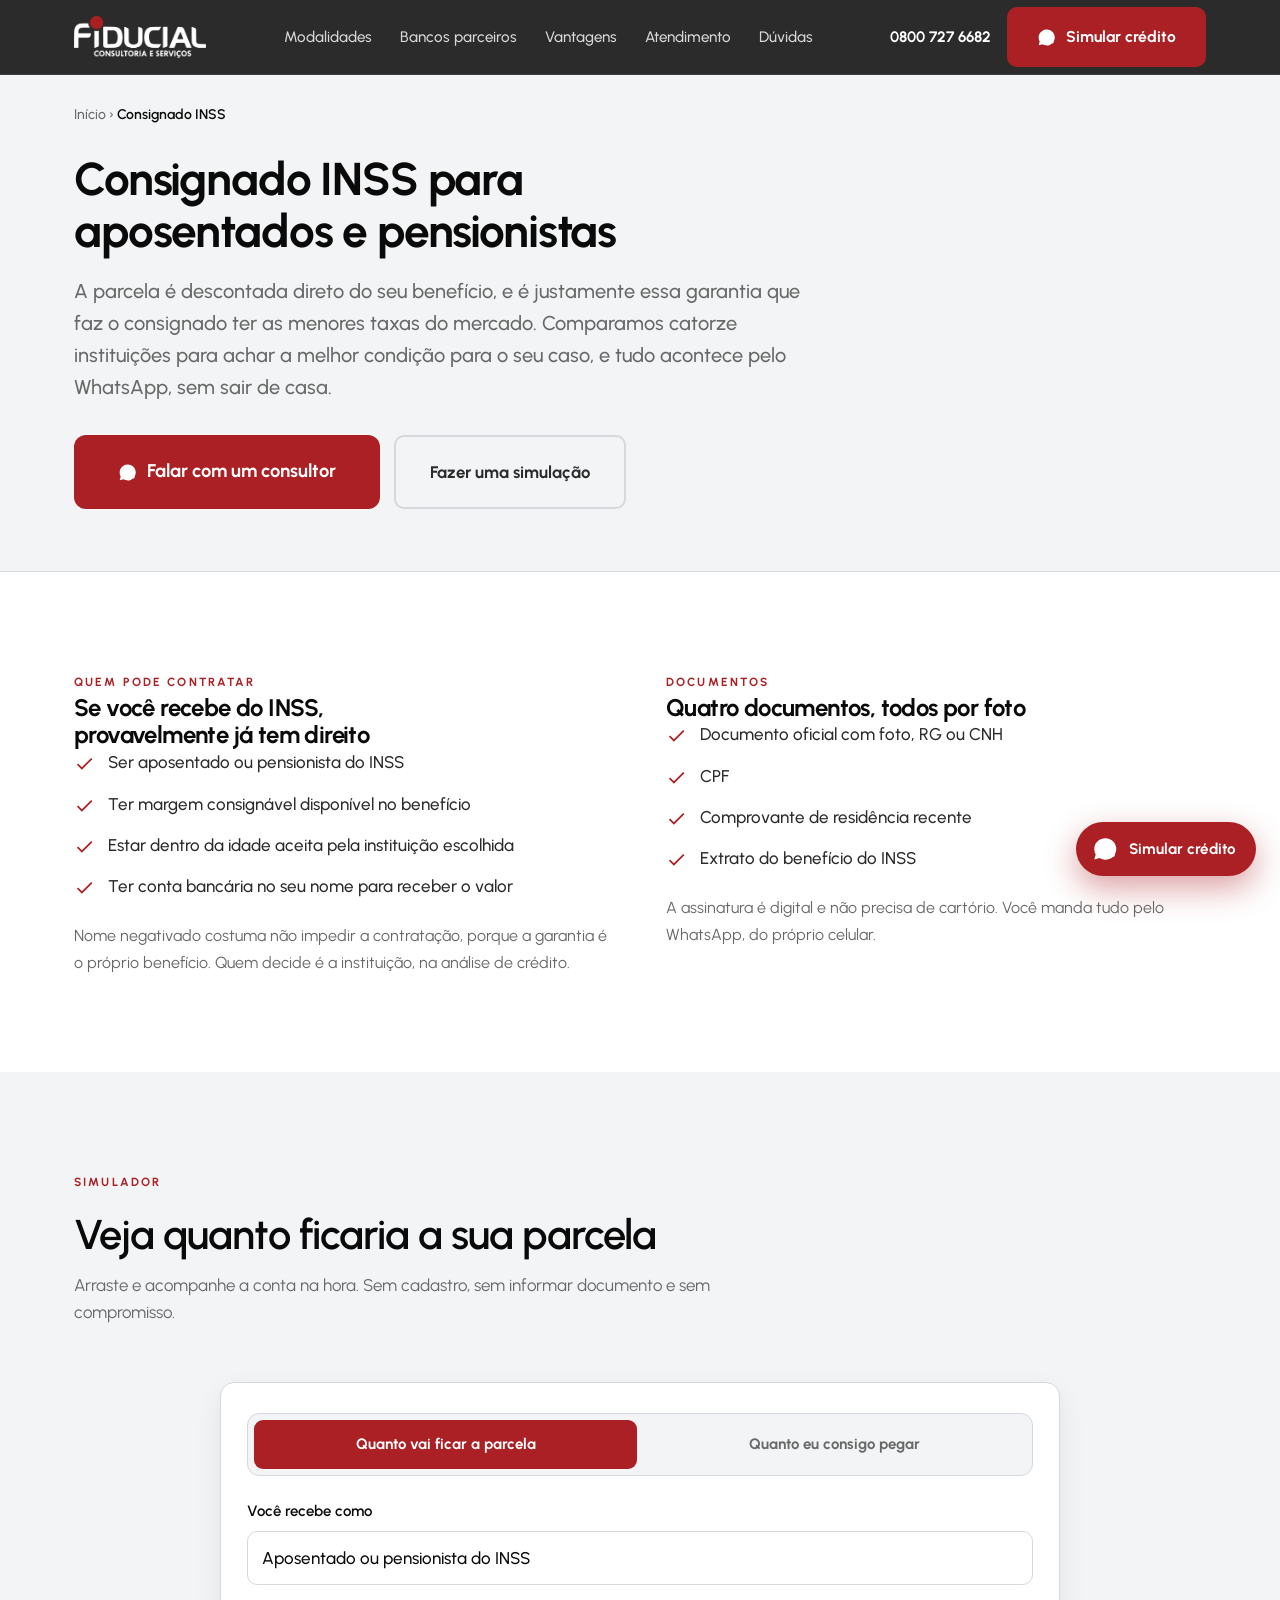
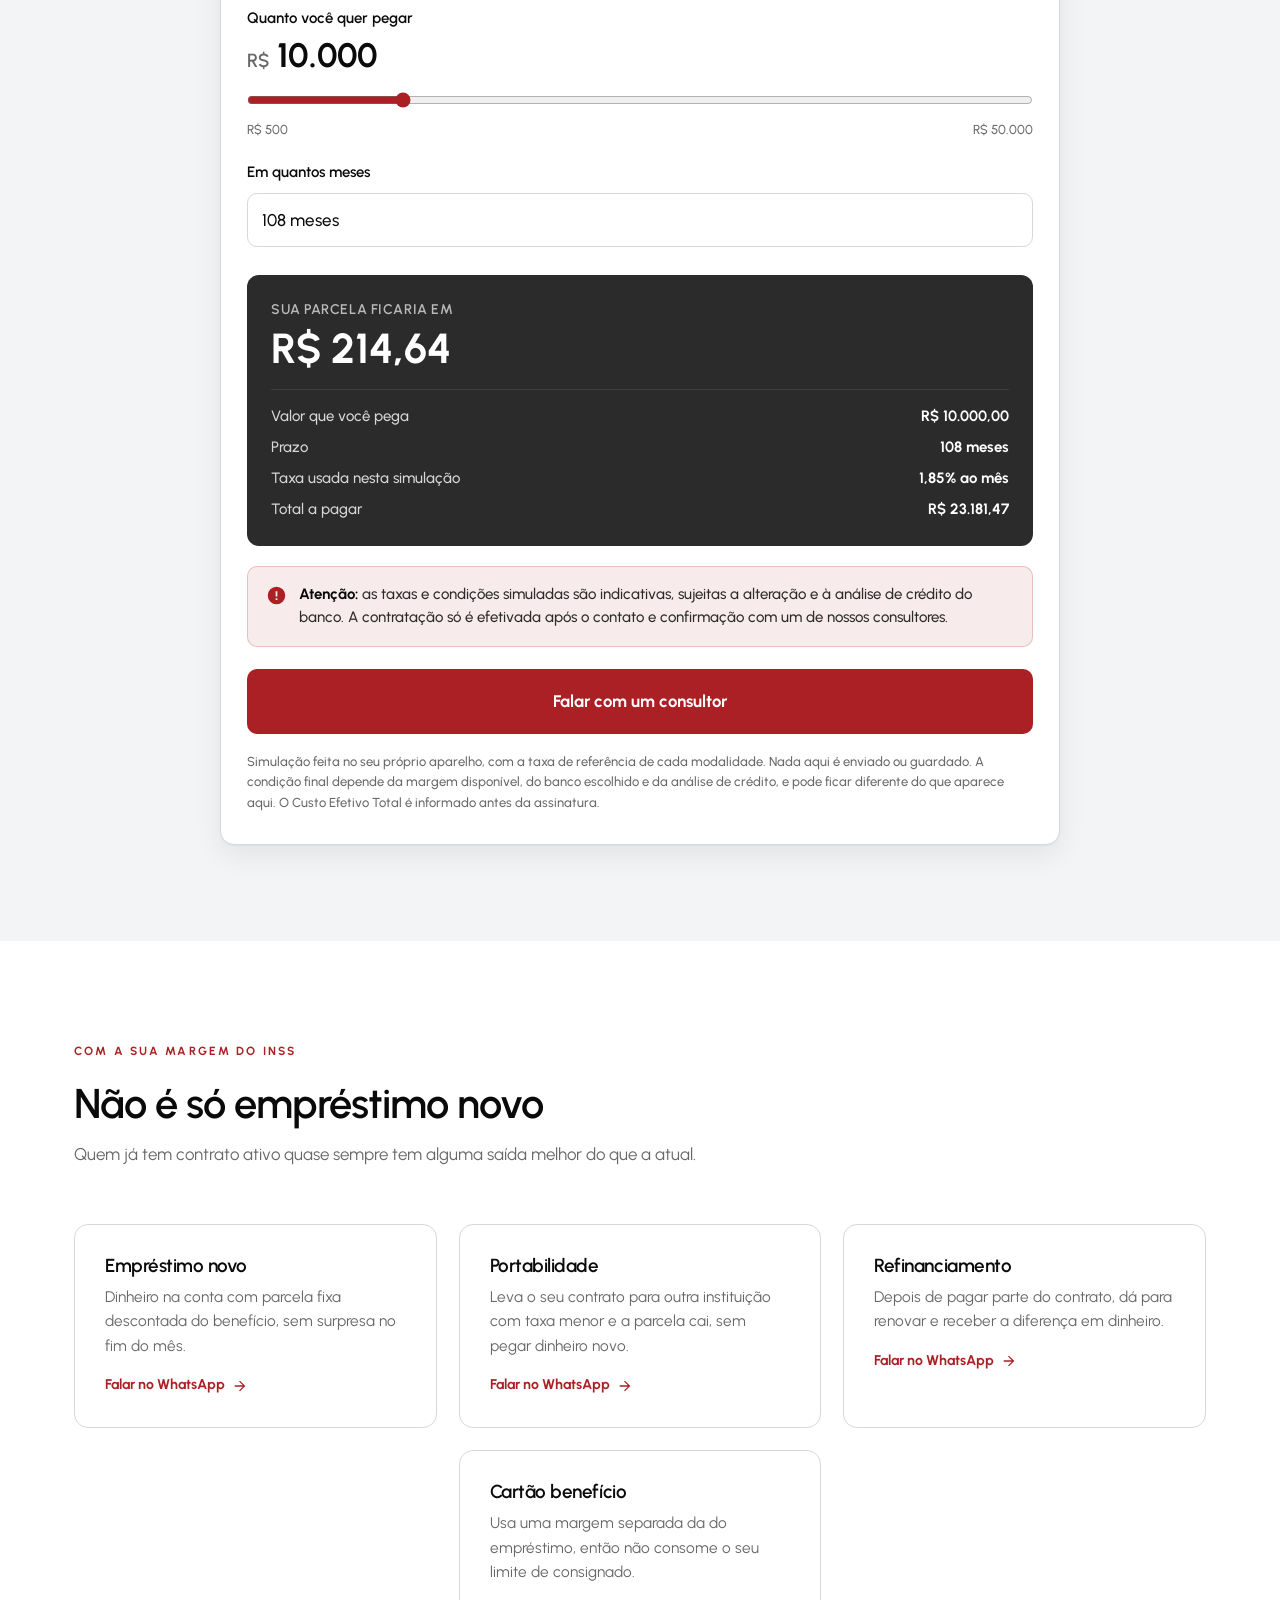
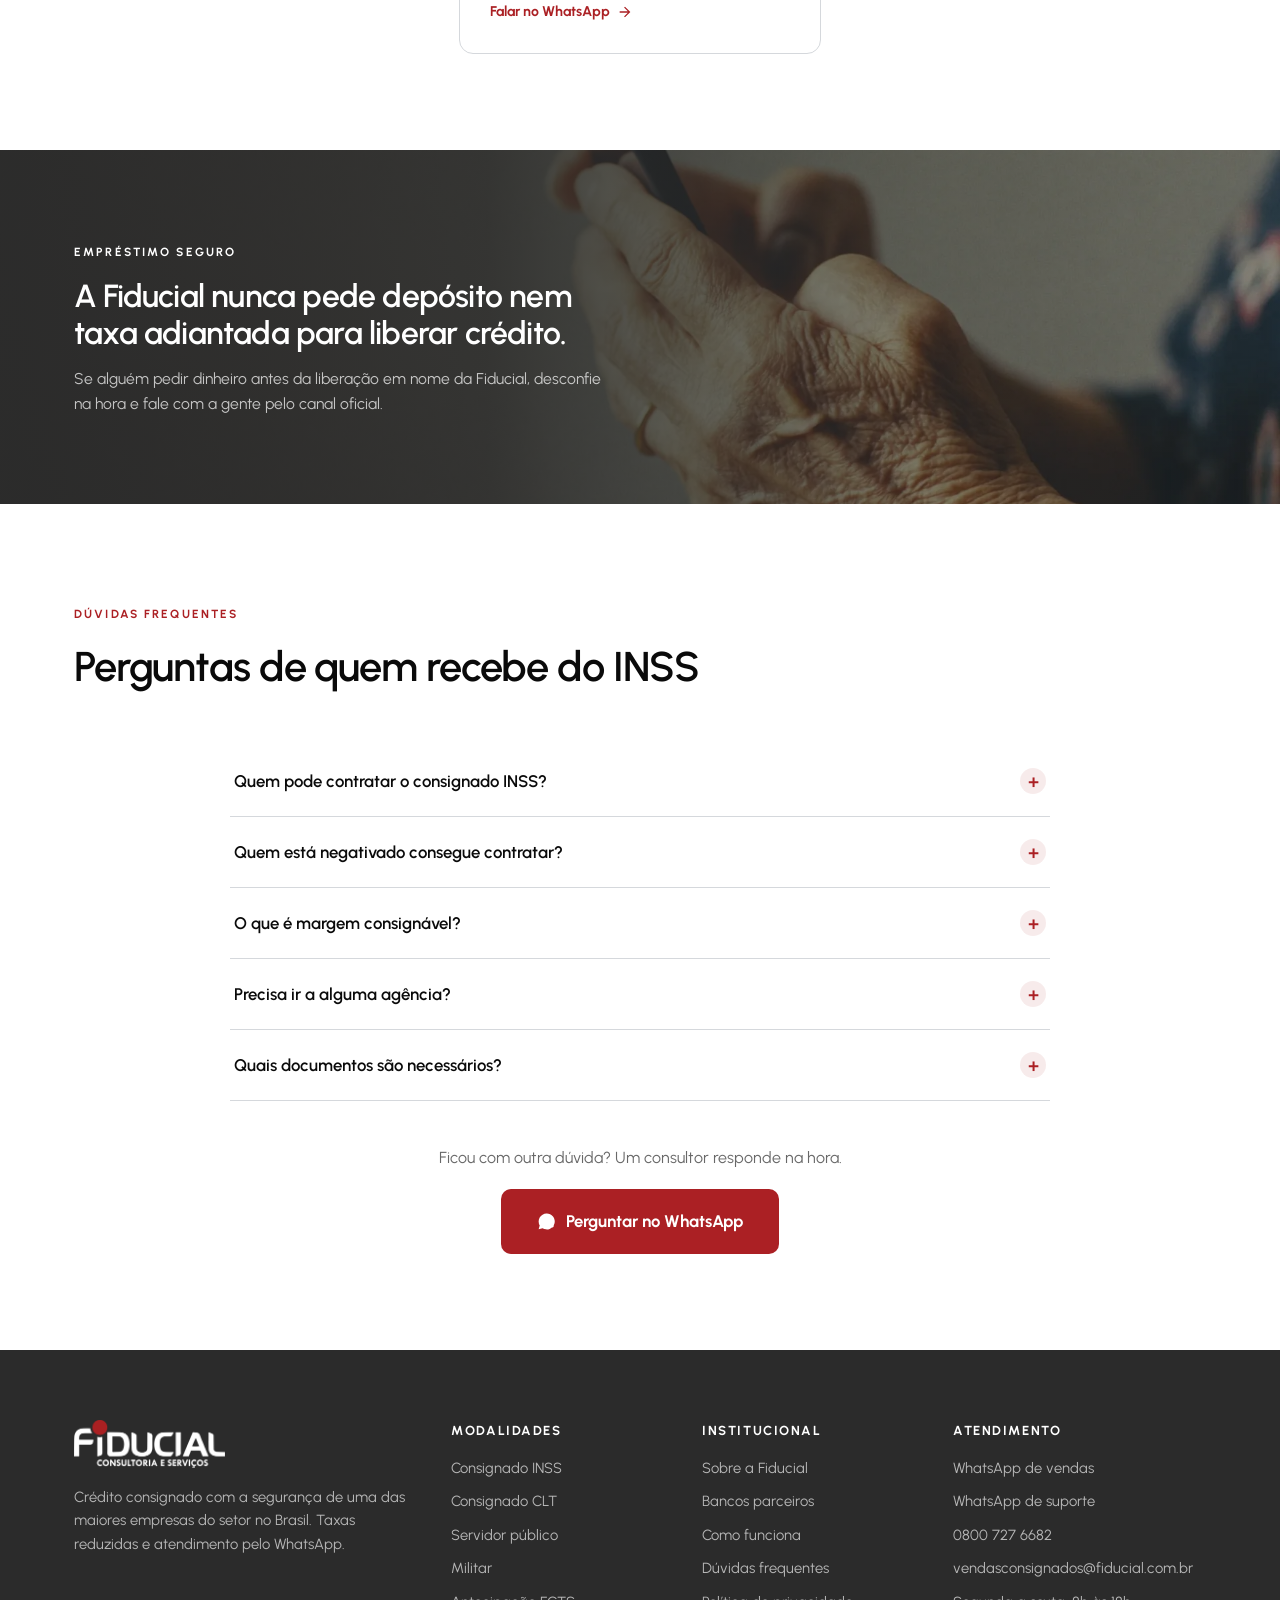
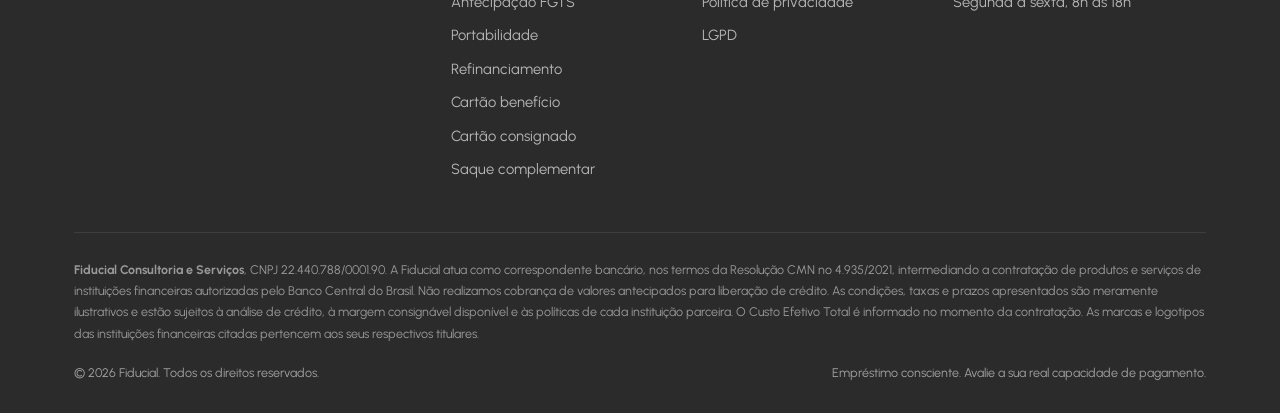
<file: consignado-inss.html>
<!DOCTYPE html>
<html lang="pt-BR">
<head>
<meta charset="UTF-8" />
<meta name="viewport" content="width=device-width, initial-scale=1.0" />
<title>Consignado INSS para Aposentados e Pensionistas | Fiducial</title>
<meta name="description" content="Empréstimo consignado INSS com desconto direto no benefício e taxas entre as menores do mercado. Simule na hora e fale com um consultor pelo WhatsApp." />

<!-- Domínio próprio, apontado pela Fiducial TI no repositório em 10 de agosto
     de 2026. Antes disto as três linhas abaixo iam para o endereço da hospedagem. -->
<link rel="canonical" href="https://consignados.fiducial.com.br/consignado-inss.html" />
<meta property="og:url" content="https://consignados.fiducial.com.br/consignado-inss.html" />
<meta property="og:image" content="https://consignados.fiducial.com.br/previa.jpg" />

<meta property="og:type" content="website" />
<meta property="og:locale" content="pt_BR" />
<meta property="og:site_name" content="Fiducial Consultoria e Serviços" />
<meta property="og:title" content="Consignado INSS para aposentados e pensionistas" />
<meta property="og:description" content="Desconto direto no benefício, taxas entre as menores do mercado e atendimento pelo WhatsApp. Simule agora, sem cadastro." />
<meta property="og:image:width" content="1200" />
<meta property="og:image:height" content="630" />
<meta property="og:image:alt" content="Crédito consignado Fiducial" />
<meta name="twitter:card" content="summary_large_image" />

<meta name="theme-color" content="#2b2b2b" />
<meta name="robots" content="index, follow, max-image-preview:large" />
<link rel="icon" href="favicon.ico" sizes="32x32" />
<link rel="icon" href="favicon-32.png" type="image/png" sizes="32x32" />
<link rel="icon" href="favicon-192.png" type="image/png" sizes="192x192" />
<link rel="apple-touch-icon" href="apple-touch-icon.png" />

<link rel="preload" href="fontes/urbanist-600.woff2" as="font" type="font/woff2" crossorigin />
<link rel="stylesheet" href="estilo.css" />

<!-- Dados estruturados desta página. O caminho serve para o Google mostrar
     Início > Consignado INSS no resultado, e as perguntas podem aparecer
     abertas na busca. -->
<script type="application/ld+json">
{
  "@context": "https://schema.org",
  "@graph": [
    {
      "@type": "BreadcrumbList",
      "itemListElement": [
        { "@type": "ListItem", "position": 1, "name": "Início", "item": "https://consignados.fiducial.com.br/" },
        { "@type": "ListItem", "position": 2, "name": "Consignado INSS" }
      ]
    },
    {
      "@type": "FAQPage",
      "mainEntity": [
        {
          "@type": "Question",
          "name": "Quem pode contratar o consignado INSS?",
          "acceptedAnswer": { "@type": "Answer", "text": "Aposentados e pensionistas do INSS que tenham margem consignável disponível no benefício. A contratação depende da análise de crédito e das regras de cada instituição parceira." }
        },
        {
          "@type": "Question",
          "name": "Quem está negativado consegue contratar?",
          "acceptedAnswer": { "@type": "Answer", "text": "Na maioria dos casos sim. Como a parcela é descontada direto do benefício, a garantia é o próprio pagamento do INSS, e por isso a restrição no nome costuma pesar menos do que em outros tipos de empréstimo." }
        },
        {
          "@type": "Question",
          "name": "O que é margem consignável?",
          "acceptedAnswer": { "@type": "Answer", "text": "É a parte do benefício que pode ser comprometida com desconto em folha. Ela é definida por lei e limita o valor da parcela, não o valor do empréstimo. Quem já tem contrato ativo usa parte dessa margem." }
        },
        {
          "@type": "Question",
          "name": "Precisa ir a alguma agência?",
          "acceptedAnswer": { "@type": "Answer", "text": "Não. Todo o atendimento acontece pelo WhatsApp, os documentos são enviados por foto e a assinatura é digital. Não é necessário cartório nem deslocamento." }
        },
        {
          "@type": "Question",
          "name": "Quais documentos são necessários?",
          "acceptedAnswer": { "@type": "Answer", "text": "Documento oficial com foto, CPF, comprovante de residência e o extrato do benefício do INSS. Tudo pode ser enviado por foto pelo WhatsApp." }
        }
      ]
    }
  ]
}
</script>
</head>
<body>

<!-- ================= HEADER ================= -->
<header>
  <div class="wrap nav">
    <a href="index.html" class="logo"><img decoding="async" width="620" height="197" src="fiducial-logo-claro.png" alt="Fiducial Consultoria e Serviços" /></a>
    <ul class="nav-links" id="nav-links">
      <li><a href="index.html#modalidades">Modalidades</a></li>
      <li><a href="index.html#bancos">Bancos parceiros</a></li>
      <li><a href="index.html#vantagens">Vantagens</a></li>
      <li><a href="index.html#atendimento">Atendimento</a></li>
      <li><a href="#duvidas">Dúvidas</a></li>
    </ul>
    <div class="nav-right">
      <span class="nav-phone">0800 727 6682</span>
      <a class="btn btn-red" data-wa data-origem="inss-cabecalho" data-msg="Olá! Vim pela página de consignado INSS e quero falar com um consultor.">
        <svg viewBox="0 0 24 24"><path d="M17.5 14.4c-.3-.2-1.7-.9-2-1-.3-.1-.5-.1-.6.2s-.7.9-.9 1.1c-.2.2-.3.2-.6.1-1.7-.9-2.9-1.6-4-3.6-.3-.5.3-.5.8-1.5.1-.2 0-.4 0-.5s-.6-1.5-.9-2c-.2-.5-.4-.5-.6-.5h-.5c-.2 0-.5.1-.7.3-.9.9-1.1 2-.7 3.3.4 1.4 1.3 2.7 1.5 2.9.2.2 2.6 4 6.3 5.5 2.3 1 3.2 1.1 4.4.9.7-.1 1.7-.7 2-1.4.2-.7.2-1.3.2-1.4-.1-.1-.3-.2-.6-.4M12 2a10 10 0 0 0-8.6 15l-1.3 4.7L7 20.4A10 10 0 1 0 12 2"/></svg>
        Simular crédito
      </a>
      <button class="nav-abrir" type="button" aria-expanded="false" aria-controls="nav-links" aria-label="Abrir menu de seções">
        <span></span><span></span><span></span>
      </button>
    </div>
  </div>
</header>

<!-- ================= TOPO DA MODALIDADE ================= -->
<section class="mod-hero">
  <div class="wrap">
    <nav class="crumb" aria-label="Você está aqui">
      <a href="index.html">Início</a> &rsaquo; <b>Consignado INSS</b>
    </nav>
    <h1>Consignado INSS para <span class="hl">aposentados e pensionistas</span></h1>
    <p class="lead">A parcela é descontada direto do seu benefício, e é justamente essa garantia que faz o consignado ter as menores taxas do mercado. Comparamos catorze instituições para achar a melhor condição para o seu caso, e tudo acontece pelo WhatsApp, sem sair de casa.</p>
    <div class="mod-cta">
      <a class="btn btn-red btn-simular" data-wa data-origem="inss-topo" data-msg="Olá! Sou aposentado ou pensionista do INSS e quero simular meu consignado.">
        <svg viewBox="0 0 24 24"><path d="M17.5 14.4c-.3-.2-1.7-.9-2-1-.3-.1-.5-.1-.6.2s-.7.9-.9 1.1c-.2.2-.3.2-.6.1-1.7-.9-2.9-1.6-4-3.6-.3-.5.3-.5.8-1.5.1-.2 0-.4 0-.5s-.6-1.5-.9-2c-.2-.5-.4-.5-.6-.5h-.5c-.2 0-.5.1-.7.3-.9.9-1.1 2-.7 3.3.4 1.4 1.3 2.7 1.5 2.9.2.2 2.6 4 6.3 5.5 2.3 1 3.2 1.1 4.4.9.7-.1 1.7-.7 2-1.4.2-.7.2-1.3.2-1.4-.1-.1-.3-.2-.6-.4M12 2a10 10 0 0 0-8.6 15l-1.3 4.7L7 20.4A10 10 0 1 0 12 2"/></svg>
        Falar com um consultor
      </a>
      <a class="btn btn-ghost btn-lg" href="#simulador">Fazer uma simulação</a>
    </div>
  </div>
</section>

<!-- ================= QUEM PODE E DOCUMENTOS ================= -->
<section class="section">
  <div class="wrap duas">
    <div>
      <span class="eyebrow">Quem pode contratar</span>
      <h2>Se você recebe do INSS, provavelmente já tem direito</h2>
      <ul class="lista-req">
        <li><svg viewBox="0 0 24 24"><path d="M9 16.2 4.8 12l-1.4 1.4L9 19 21 7l-1.4-1.4z"/></svg><span>Ser aposentado ou pensionista do INSS</span></li>
        <li><svg viewBox="0 0 24 24"><path d="M9 16.2 4.8 12l-1.4 1.4L9 19 21 7l-1.4-1.4z"/></svg><span>Ter margem consignável disponível no benefício</span></li>
        <li><svg viewBox="0 0 24 24"><path d="M9 16.2 4.8 12l-1.4 1.4L9 19 21 7l-1.4-1.4z"/></svg><span>Estar dentro da idade aceita pela instituição escolhida</span></li>
        <li><svg viewBox="0 0 24 24"><path d="M9 16.2 4.8 12l-1.4 1.4L9 19 21 7l-1.4-1.4z"/></svg><span>Ter conta bancária no seu nome para receber o valor</span></li>
      </ul>
      <p style="color:var(--grey);margin-top:22px;line-height:1.7">Nome negativado costuma não impedir a contratação, porque a garantia é o próprio benefício. Quem decide é a instituição, na análise de crédito.</p>
    </div>
    <div>
      <span class="eyebrow">Documentos</span>
      <h2>Quatro documentos, todos por foto</h2>
      <ul class="lista-req">
        <li><svg viewBox="0 0 24 24"><path d="M9 16.2 4.8 12l-1.4 1.4L9 19 21 7l-1.4-1.4z"/></svg><span>Documento oficial com foto, RG ou CNH</span></li>
        <li><svg viewBox="0 0 24 24"><path d="M9 16.2 4.8 12l-1.4 1.4L9 19 21 7l-1.4-1.4z"/></svg><span>CPF</span></li>
        <li><svg viewBox="0 0 24 24"><path d="M9 16.2 4.8 12l-1.4 1.4L9 19 21 7l-1.4-1.4z"/></svg><span>Comprovante de residência recente</span></li>
        <li><svg viewBox="0 0 24 24"><path d="M9 16.2 4.8 12l-1.4 1.4L9 19 21 7l-1.4-1.4z"/></svg><span>Extrato do benefício do INSS</span></li>
      </ul>
      <p style="color:var(--grey);margin-top:22px;line-height:1.7">A assinatura é digital e não precisa de cartório. Você manda tudo pelo WhatsApp, do próprio celular.</p>
    </div>
  </div>
</section>

<!-- ================= SIMULADOR ================= -->
<section class="section sim" id="simulador" style="background:var(--paper)">
  <div class="wrap">
    <div class="section-head">
      <span class="eyebrow">Simulador</span>
      <h2>Veja quanto ficaria a sua parcela</h2>
      <p>Arraste e acompanhe a conta na hora. Sem cadastro, sem informar documento e sem compromisso.</p>
    </div>
    <div class="sim-wrap">
      <div data-simulador="inss"></div>
    </div>
  </div>
</section>

<!-- ================= O QUE DÁ PARA FAZER ================= -->
<section class="section">
  <div class="wrap">
    <div class="section-head">
      <span class="eyebrow">Com a sua margem do INSS</span>
      <h2>Não é só empréstimo novo</h2>
      <p>Quem já tem contrato ativo quase sempre tem alguma saída melhor do que a atual.</p>
    </div>
    <div class="cards">
      <a class="card" data-wa data-origem="inss-novo" data-msg="Olá! Quero contratar um empréstimo consignado novo pelo INSS.">
        <h3>Empréstimo novo</h3>
        <p>Dinheiro na conta com parcela fixa descontada do benefício, sem surpresa no fim do mês.</p>
        <span class="go">Falar no WhatsApp <svg viewBox="0 0 24 24"><path d="M12 4l8 8-8 8-1.4-1.4 5.6-5.6H4v-2h12.2l-5.6-5.6z"/></svg></span>
      </a>
      <a class="card" data-wa data-origem="inss-portabilidade" data-msg="Olá! Quero fazer a portabilidade do meu consignado do INSS.">
        <h3>Portabilidade</h3>
        <p>Leva o seu contrato para outra instituição com taxa menor e a parcela cai, sem pegar dinheiro novo.</p>
        <span class="go">Falar no WhatsApp <svg viewBox="0 0 24 24"><path d="M12 4l8 8-8 8-1.4-1.4 5.6-5.6H4v-2h12.2l-5.6-5.6z"/></svg></span>
      </a>
      <a class="card" data-wa data-origem="inss-refinanciamento" data-msg="Olá! Quero refinanciar o meu consignado do INSS.">
        <h3>Refinanciamento</h3>
        <p>Depois de pagar parte do contrato, dá para renovar e receber a diferença em dinheiro.</p>
        <span class="go">Falar no WhatsApp <svg viewBox="0 0 24 24"><path d="M12 4l8 8-8 8-1.4-1.4 5.6-5.6H4v-2h12.2l-5.6-5.6z"/></svg></span>
      </a>
      <a class="card" data-wa data-origem="inss-cartao" data-msg="Olá! Quero saber sobre o cartão benefício do INSS.">
        <h3>Cartão benefício</h3>
        <p>Usa uma margem separada da do empréstimo, então não consome o seu limite de consignado.</p>
        <span class="go">Falar no WhatsApp <svg viewBox="0 0 24 24"><path d="M12 4l8 8-8 8-1.4-1.4 5.6-5.6H4v-2h12.2l-5.6-5.6z"/></svg></span>
      </a>
    </div>
  </div>
</section>

<!-- ================= AVISO DE GOLPE ================= -->
<section class="quebra">
  <div class="wrap">
    <div class="quebra-texto">
      <span class="eyebrow">Empr&#233;stimo seguro</span>
    <h2>A Fiducial nunca pede depósito nem taxa adiantada para liberar crédito.</h2>
    <p>Se alguém pedir dinheiro antes da liberação em nome da Fiducial, desconfie na hora e fale com a gente pelo canal oficial.</p>
      </div>
  </div>
</section>

<!-- ================= DÚVIDAS ================= -->
<section class="section" id="duvidas">
  <div class="wrap">
    <div class="section-head">
      <span class="eyebrow">Dúvidas frequentes</span>
      <h2>Perguntas de quem recebe do INSS</h2>
    </div>
    <div class="faq">
      <div class="acc">
        <button>Quem pode contratar o consignado INSS?<span class="plus">+</span></button>
        <div class="ans"><p>Aposentados e pensionistas do INSS que tenham margem consignável disponível no benefício. A contratação depende da análise de crédito e das regras de cada instituição parceira.</p></div>
      </div>
      <div class="acc">
        <button>Quem está negativado consegue contratar?<span class="plus">+</span></button>
        <div class="ans"><p>Na maioria dos casos sim. Como a parcela é descontada direto do benefício, a garantia é o próprio pagamento do INSS, e por isso a restrição no nome costuma pesar menos do que em outros tipos de empréstimo.</p></div>
      </div>
      <div class="acc">
        <button>O que é margem consignável?<span class="plus">+</span></button>
        <div class="ans"><p>É a parte do benefício que pode ser comprometida com desconto em folha. Ela é definida por lei e limita o valor da parcela, não o valor do empréstimo. Quem já tem contrato ativo usa parte dessa margem.</p></div>
      </div>
      <div class="acc">
        <button>Precisa ir a alguma agência?<span class="plus">+</span></button>
        <div class="ans"><p>Não. Todo o atendimento acontece pelo WhatsApp, os documentos são enviados por foto e a assinatura é digital. Não é necessário cartório nem deslocamento.</p></div>
      </div>
      <div class="acc">
        <button>Quais documentos são necessários?<span class="plus">+</span></button>
        <div class="ans"><p>Documento oficial com foto, CPF, comprovante de residência e o extrato do benefício do INSS. Tudo pode ser enviado por foto pelo WhatsApp.</p></div>
      </div>
    </div>
    <div style="text-align:center;margin-top:44px">
      <p style="color:var(--grey);margin-bottom:18px">Ficou com outra dúvida? Um consultor responde na hora.</p>
      <a class="btn btn-red btn-lg" data-wa data-origem="inss-duvidas" data-msg="Olá! Tenho uma dúvida sobre o consignado do INSS.">
        <svg viewBox="0 0 24 24"><path d="M17.5 14.4c-.3-.2-1.7-.9-2-1-.3-.1-.5-.1-.6.2s-.7.9-.9 1.1c-.2.2-.3.2-.6.1-1.7-.9-2.9-1.6-4-3.6-.3-.5.3-.5.8-1.5.1-.2 0-.4 0-.5s-.6-1.5-.9-2c-.2-.5-.4-.5-.6-.5h-.5c-.2 0-.5.1-.7.3-.9.9-1.1 2-.7 3.3.4 1.4 1.3 2.7 1.5 2.9.2.2 2.6 4 6.3 5.5 2.3 1 3.2 1.1 4.4.9.7-.1 1.7-.7 2-1.4.2-.7.2-1.3.2-1.4-.1-.1-.3-.2-.6-.4M12 2a10 10 0 0 0-8.6 15l-1.3 4.7L7 20.4A10 10 0 1 0 12 2"/></svg>
        Perguntar no WhatsApp
      </a>
    </div>
  </div>
</section>

<!-- ================= RODAPÉ ================= -->
<footer>
  <div class="wrap">
    <div class="foot-grid">
      <div class="foot-col">
        <div class="logo"><img decoding="async" width="620" height="197" src="fiducial-logo-claro.png" alt="Fiducial Consultoria e Serviços" /></div>
        <p>Crédito consignado com a segurança de uma das maiores empresas do setor no Brasil. Taxas reduzidas e atendimento pelo WhatsApp.</p>
      </div>
      <div class="foot-col">
        <h5>Modalidades</h5>
        <a href="consignado-inss.html">Consignado INSS</a>
        <a href="consignado-clt.html">Consignado CLT</a>
        <a href="consignado-servidor-publico.html">Servidor público</a>
        <a href="consignado-militar.html">Militar</a>
        <a href="antecipacao-fgts.html">Antecipação FGTS</a>
        <a href="portabilidade-consignado.html">Portabilidade</a>
        <a href="refinanciamento-consignado.html">Refinanciamento</a>
        <a href="cartao-beneficio.html">Cartão benefício</a>
        <a href="cartao-consignado.html">Cartão consignado</a>
        <a href="saque-complementar.html">Saque complementar</a>
      </div>
      <div class="foot-col">
        <h5>Institucional</h5>
        <a href="index.html#vantagens">Sobre a Fiducial</a>
        <a href="index.html#bancos">Bancos parceiros</a>
        <a href="index.html#como">Como funciona</a>
        <a href="index.html#duvidas">Dúvidas frequentes</a>
        <a href="https://fiducial.com.br/storage/2025/07/Politica-de-Privacidade-1.pdf" target="_blank" rel="noopener">Política de privacidade</a>
        <a href="https://fiducial.com.br/lgpd/" target="_blank" rel="noopener">LGPD</a>
      </div>
      <div class="foot-col">
        <h5>Atendimento</h5>
        <a data-wa data-origem="inss-rodape-vendas" data-msg="Olá! Quero falar com o time de vendas.">WhatsApp de vendas</a>
        <a data-wa data-origem="inss-rodape-suporte" data-msg="Olá! Já sou cliente e preciso de suporte.">WhatsApp de suporte</a>
        <p>0800 727 6682</p>
        <p>vendasconsignados@fiducial.com.br</p>
        <p>Segunda a sexta, 8h às 18h</p>
      </div>
    </div>
    <div class="foot-legal">
      <p><strong>Fiducial Consultoria e Serviços</strong>, CNPJ 22.440.788/0001.90. A Fiducial atua como correspondente bancário, nos termos da Resolução CMN nº 4.935/2021, intermediando a contratação de produtos e serviços de instituições financeiras autorizadas pelo Banco Central do Brasil. Não realizamos cobrança de valores antecipados para liberação de crédito. As condições, taxas e prazos apresentados são meramente ilustrativos e estão sujeitos à análise de crédito, à margem consignável disponível e às políticas de cada instituição parceira. O Custo Efetivo Total é informado no momento da contratação. As marcas e logotipos das instituições financeiras citadas pertencem aos seus respectivos titulares.</p>
      <div class="bar">
        <span>© 2026 Fiducial. Todos os direitos reservados.</span>
        <span>Empréstimo consciente. Avalie a sua real capacidade de pagamento.</span>
      </div>
    </div>
  </div>
</footer>

<!-- ================= WHATSAPP FLUTUANTE ================= -->
<a class="wa-float" data-wa data-origem="inss-botao-flutuante" data-msg="Olá! Vim pela página de consignado INSS e quero falar com um consultor." aria-label="Falar no WhatsApp">
  <svg viewBox="0 0 24 24"><path d="M17.5 14.4c-.3-.2-1.7-.9-2-1-.3-.1-.5-.1-.6.2s-.7.9-.9 1.1c-.2.2-.3.2-.6.1-1.7-.9-2.9-1.6-4-3.6-.3-.5.3-.5.8-1.5.1-.2 0-.4 0-.5s-.6-1.5-.9-2c-.2-.5-.4-.5-.6-.5h-.5c-.2 0-.5.1-.7.3-.9.9-1.1 2-.7 3.3.4 1.4 1.3 2.7 1.5 2.9.2.2 2.6 4 6.3 5.5 2.3 1 3.2 1.1 4.4.9.7-.1 1.7-.7 2-1.4.2-.7.2-1.3.2-1.4-.1-.1-.3-.2-.6-.4M12 2a10 10 0 0 0-8.6 15l-1.3 4.7L7 20.4A10 10 0 1 0 12 2"/></svg>
  <span>Simular crédito</span>
</a>

<script src="script.js"></script>
<script src="simulador.js"></script>
</body>
</html>
</file>
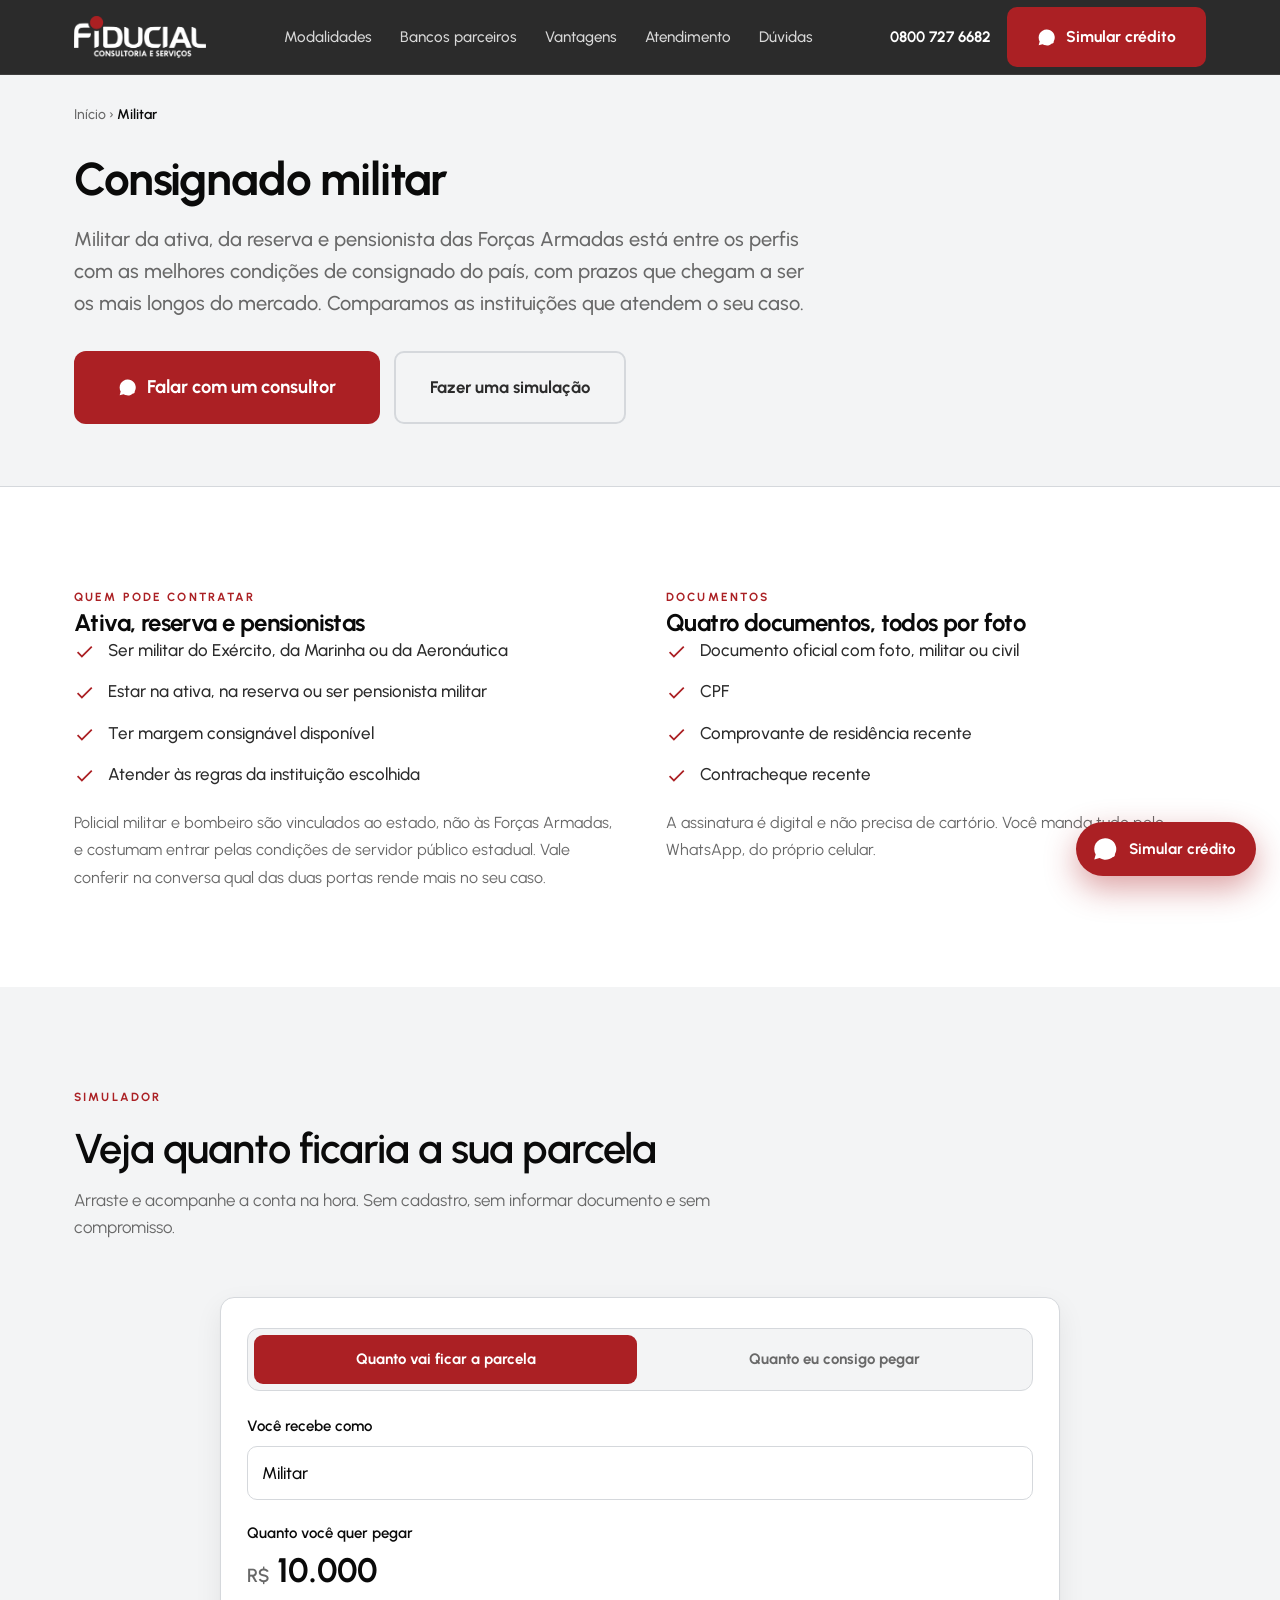
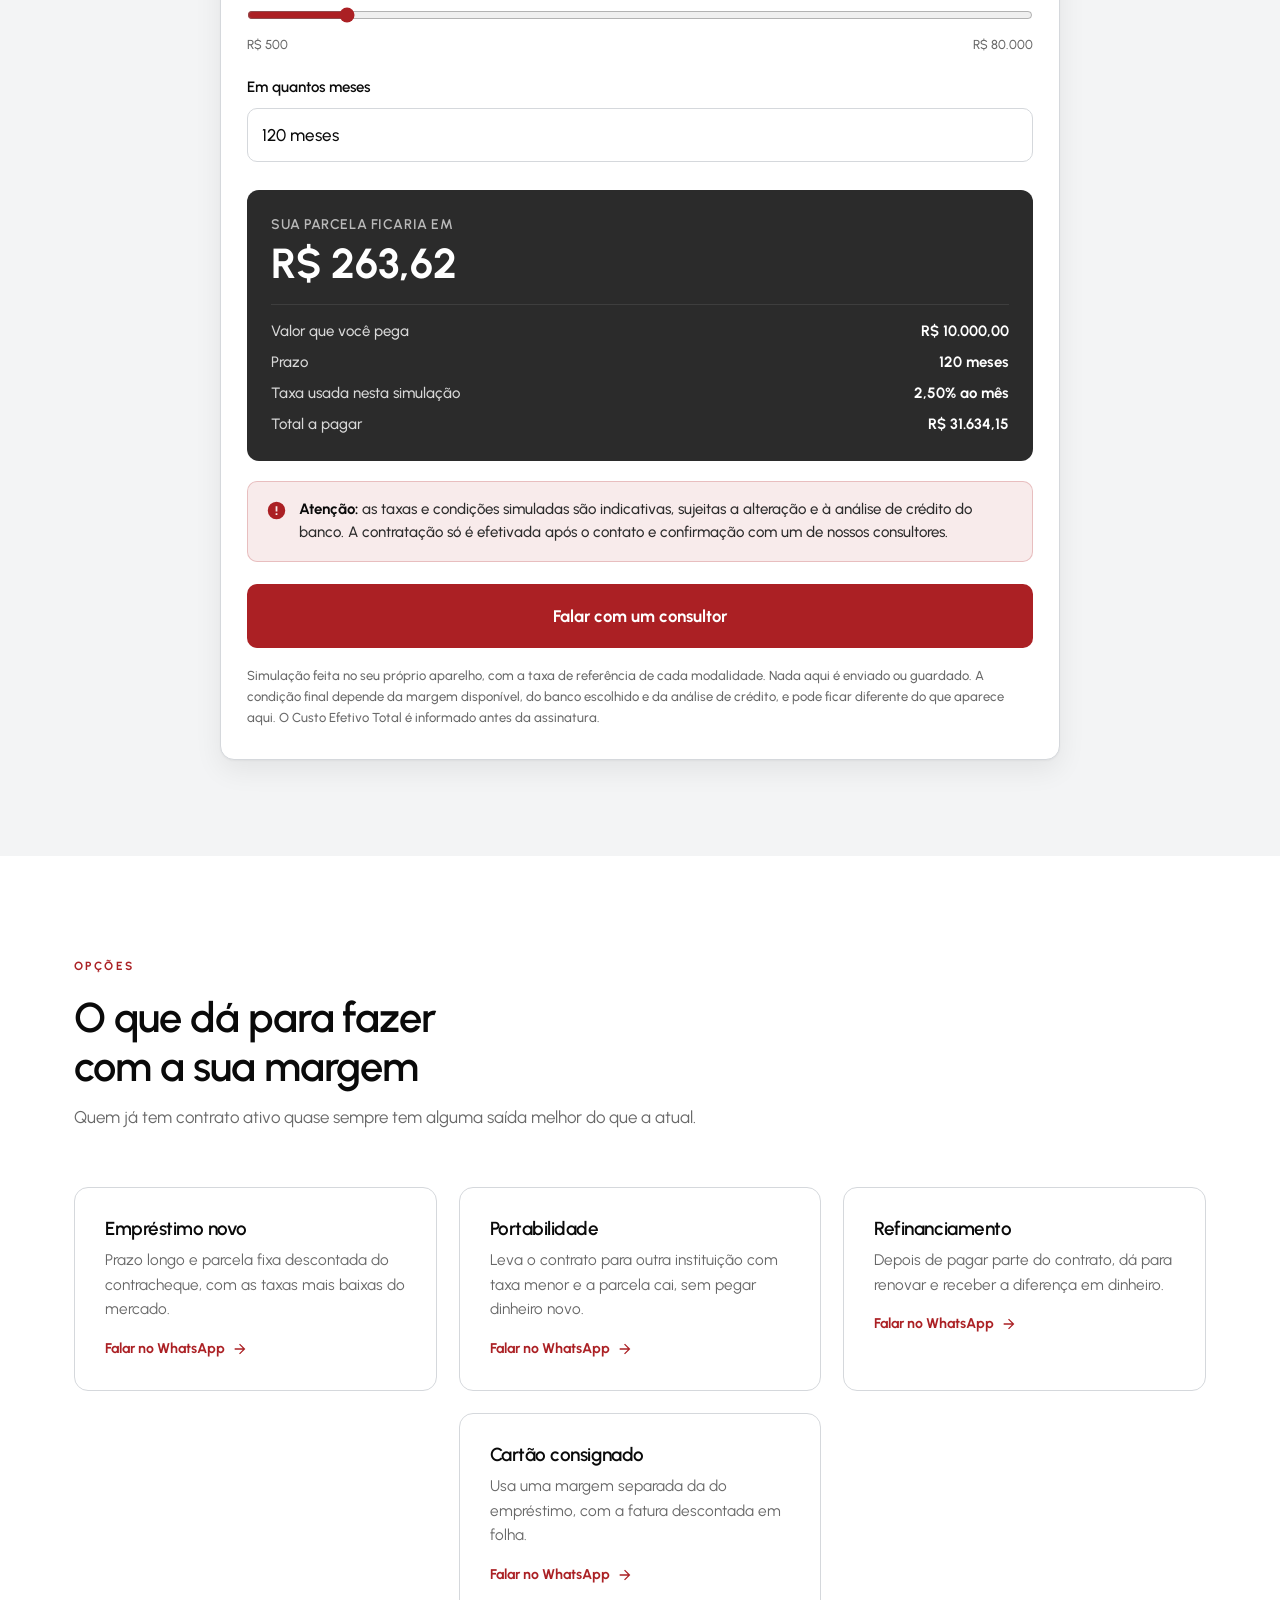
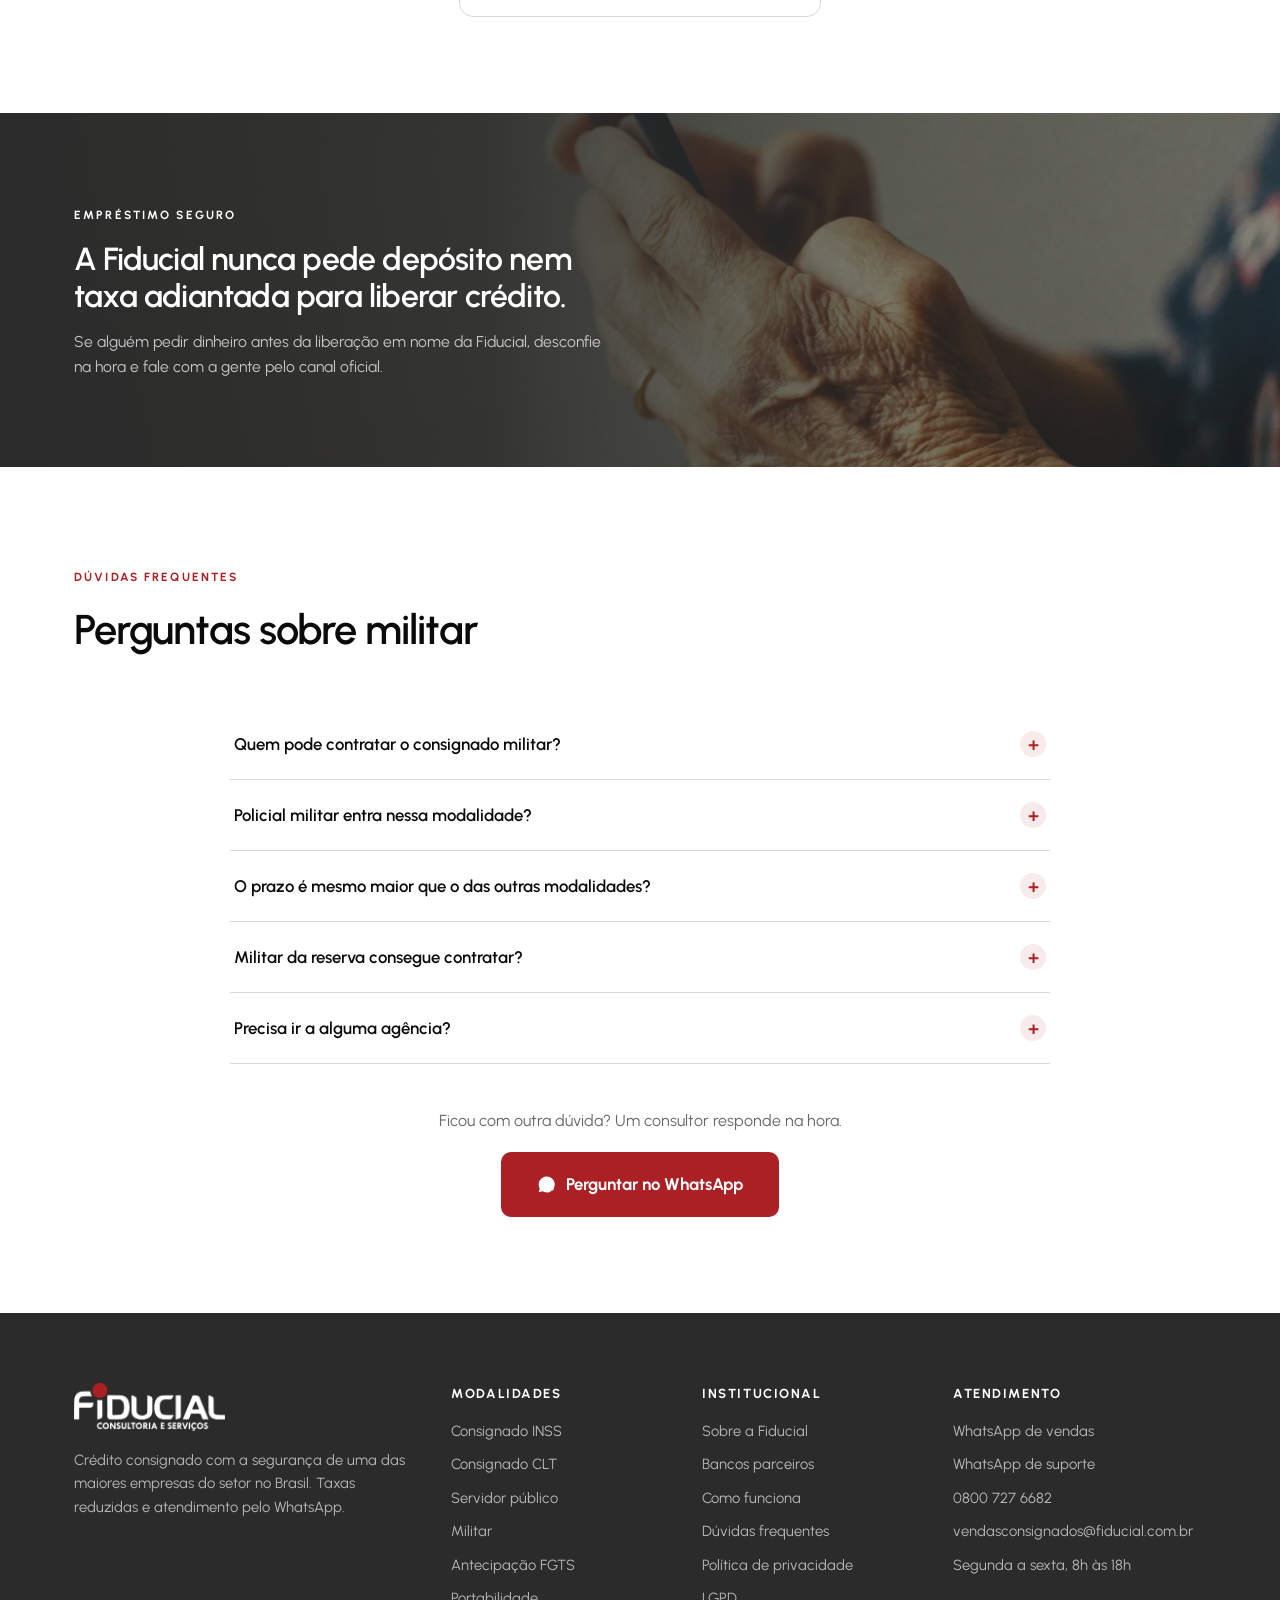
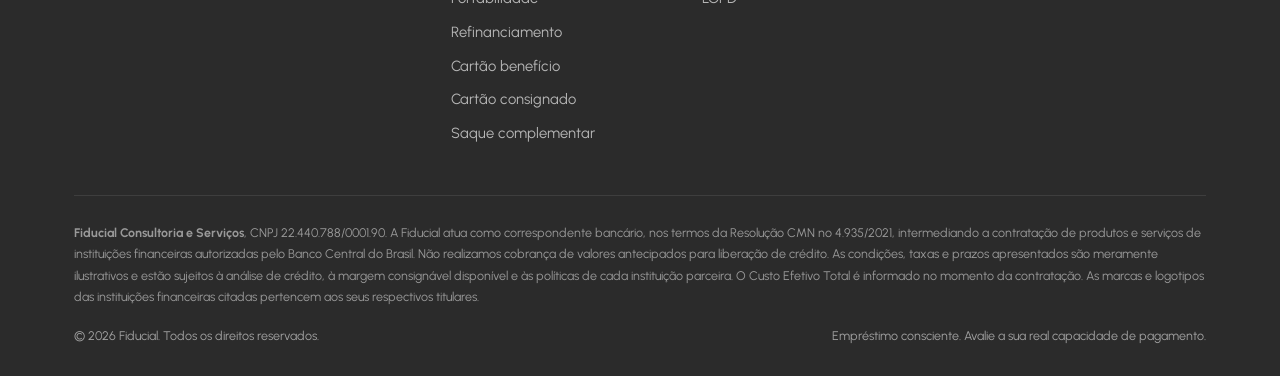
<file: consignado-militar.html>
<!DOCTYPE html>
<html lang="pt-BR">
<head>
<meta charset="UTF-8" />
<meta name="viewport" content="width=device-width, initial-scale=1.0" />
<title>Consignado Militar para Forças Armadas | Fiducial</title>
<meta name="description" content="Empréstimo consignado militar com desconto em folha, prazos longos e taxas entre as menores do mercado. Simule e fale com um consultor pelo WhatsApp." />

<!-- Domínio próprio, apontado pela Fiducial TI no repositório em 10 de agosto
     de 2026. Antes disto as três linhas abaixo iam para o endereço da hospedagem. -->
<link rel="canonical" href="https://consignados.fiducial.com.br/consignado-militar.html" />
<meta property="og:url" content="https://consignados.fiducial.com.br/consignado-militar.html" />
<meta property="og:image" content="https://consignados.fiducial.com.br/previa.jpg" />

<meta property="og:type" content="website" />
<meta property="og:locale" content="pt_BR" />
<meta property="og:site_name" content="Fiducial Consultoria e Serviços" />
<meta property="og:title" content="Consignado militar para as Forças Armadas" />
<meta property="og:description" content="Prazos longos, desconto em folha e taxas entre as menores do mercado. Simule agora, sem cadastro." />
<meta property="og:image:width" content="1200" />
<meta property="og:image:height" content="630" />
<meta property="og:image:alt" content="Crédito consignado Fiducial" />
<meta name="twitter:card" content="summary_large_image" />

<meta name="theme-color" content="#2b2b2b" />
<meta name="robots" content="index, follow, max-image-preview:large" />
<link rel="icon" href="favicon.ico" sizes="32x32" />
<link rel="icon" href="favicon-32.png" type="image/png" sizes="32x32" />
<link rel="icon" href="favicon-192.png" type="image/png" sizes="192x192" />
<link rel="apple-touch-icon" href="apple-touch-icon.png" />

<link rel="preload" href="fontes/urbanist-600.woff2" as="font" type="font/woff2" crossorigin />
<link rel="stylesheet" href="estilo.css" />

<!-- Dados estruturados desta página. O caminho serve para o Google mostrar
     Início > Militar no resultado, e as perguntas podem aparecer abertas
     na busca. -->
<script type="application/ld+json">
{
  "@context": "https://schema.org",
  "@graph": [
    {
      "@type": "BreadcrumbList",
      "itemListElement": [
        {
          "@type": "ListItem",
          "position": 1,
          "name": "Início",
          "item": "https://consignados.fiducial.com.br/"
        },
        {
          "@type": "ListItem",
          "position": 2,
          "name": "Militar"
        }
      ]
    },
    {
      "@type": "FAQPage",
      "mainEntity": [
        {
          "@type": "Question",
          "name": "Quem pode contratar o consignado militar?",
          "acceptedAnswer": {
            "@type": "Answer",
            "text": "Militares do Exército, da Marinha e da Aeronáutica, na ativa ou na reserva, além de pensionistas militares. A contratação depende da margem consignável e da análise da instituição."
          }
        },
        {
          "@type": "Question",
          "name": "Policial militar entra nessa modalidade?",
          "acceptedAnswer": {
            "@type": "Answer",
            "text": "Não. Policial militar e bombeiro são vinculados ao governo do estado, e por isso costumam entrar pelas condições de servidor público estadual. As duas portas existem e vale comparar qual rende mais para você."
          }
        },
        {
          "@type": "Question",
          "name": "O prazo é mesmo maior que o das outras modalidades?",
          "acceptedAnswer": {
            "@type": "Answer",
            "text": "Costuma ser, e é o que deixa a parcela mais baixa. Só que prazo mais longo significa mais juros somados no fim, então vale olhar o total a pagar e não só o valor da parcela."
          }
        },
        {
          "@type": "Question",
          "name": "Militar da reserva consegue contratar?",
          "acceptedAnswer": {
            "@type": "Answer",
            "text": "Sim. A reserva é remunerada e o desconto acontece da mesma forma, então as condições costumam ser parecidas com as da ativa."
          }
        },
        {
          "@type": "Question",
          "name": "Precisa ir a alguma agência?",
          "acceptedAnswer": {
            "@type": "Answer",
            "text": "Não. Todo o atendimento acontece pelo WhatsApp, os documentos são enviados por foto e a assinatura é digital."
          }
        }
      ]
    }
  ]
}
</script>
</head>
<body>

<!-- ================= HEADER ================= -->
<header>
  <div class="wrap nav">
    <a href="index.html" class="logo"><img decoding="async" width="620" height="197" src="fiducial-logo-claro.png" alt="Fiducial Consultoria e Serviços" /></a>
    <ul class="nav-links" id="nav-links">
      <li><a href="index.html#modalidades">Modalidades</a></li>
      <li><a href="index.html#bancos">Bancos parceiros</a></li>
      <li><a href="index.html#vantagens">Vantagens</a></li>
      <li><a href="index.html#atendimento">Atendimento</a></li>
      <li><a href="#duvidas">Dúvidas</a></li>
    </ul>
    <div class="nav-right">
      <span class="nav-phone">0800 727 6682</span>
      <a class="btn btn-red" data-wa data-origem="militar-cabecalho" data-msg="Olá! Sou militar e quero simular o meu consignado.">
        <svg viewBox="0 0 24 24"><path d="M17.5 14.4c-.3-.2-1.7-.9-2-1-.3-.1-.5-.1-.6.2s-.7.9-.9 1.1c-.2.2-.3.2-.6.1-1.7-.9-2.9-1.6-4-3.6-.3-.5.3-.5.8-1.5.1-.2 0-.4 0-.5s-.6-1.5-.9-2c-.2-.5-.4-.5-.6-.5h-.5c-.2 0-.5.1-.7.3-.9.9-1.1 2-.7 3.3.4 1.4 1.3 2.7 1.5 2.9.2.2 2.6 4 6.3 5.5 2.3 1 3.2 1.1 4.4.9.7-.1 1.7-.7 2-1.4.2-.7.2-1.3.2-1.4-.1-.1-.3-.2-.6-.4M12 2a10 10 0 0 0-8.6 15l-1.3 4.7L7 20.4A10 10 0 1 0 12 2"/></svg>
        Simular crédito
      </a>
      <button class="nav-abrir" type="button" aria-expanded="false" aria-controls="nav-links" aria-label="Abrir menu de seções">
        <span></span><span></span><span></span>
      </button>
    </div>
  </div>
</header>

<!-- ================= TOPO DA MODALIDADE ================= -->
<section class="mod-hero">
  <div class="wrap">
    <nav class="crumb" aria-label="Você está aqui">
      <a href="index.html">Início</a> &rsaquo; <b>Militar</b>
    </nav>
    <h1>Consignado <span class="hl">militar</span></h1>
    <p class="lead">Militar da ativa, da reserva e pensionista das Forças Armadas está entre os perfis com as melhores condições de consignado do país, com prazos que chegam a ser os mais longos do mercado. Comparamos as instituições que atendem o seu caso.</p>
    <div class="mod-cta">
      <a class="btn btn-red btn-simular" data-wa data-origem="militar-topo" data-msg="Olá! Sou militar e quero simular o meu consignado.">
        <svg viewBox="0 0 24 24"><path d="M17.5 14.4c-.3-.2-1.7-.9-2-1-.3-.1-.5-.1-.6.2s-.7.9-.9 1.1c-.2.2-.3.2-.6.1-1.7-.9-2.9-1.6-4-3.6-.3-.5.3-.5.8-1.5.1-.2 0-.4 0-.5s-.6-1.5-.9-2c-.2-.5-.4-.5-.6-.5h-.5c-.2 0-.5.1-.7.3-.9.9-1.1 2-.7 3.3.4 1.4 1.3 2.7 1.5 2.9.2.2 2.6 4 6.3 5.5 2.3 1 3.2 1.1 4.4.9.7-.1 1.7-.7 2-1.4.2-.7.2-1.3.2-1.4-.1-.1-.3-.2-.6-.4M12 2a10 10 0 0 0-8.6 15l-1.3 4.7L7 20.4A10 10 0 1 0 12 2"/></svg>
        Falar com um consultor
      </a>
      <a class="btn btn-ghost btn-lg" href="#simulador">Fazer uma simulação</a>
    </div>
  </div>
</section>

<!-- ================= QUEM PODE E DOCUMENTOS ================= -->
<section class="section">
  <div class="wrap duas">
    <div>
      <span class="eyebrow">Quem pode contratar</span>
      <h2>Ativa, reserva e pensionistas</h2>
      <ul class="lista-req">
        <li><svg viewBox="0 0 24 24"><path d="M9 16.2 4.8 12l-1.4 1.4L9 19 21 7l-1.4-1.4z"/></svg><span>Ser militar do Exército, da Marinha ou da Aeronáutica</span></li>
        <li><svg viewBox="0 0 24 24"><path d="M9 16.2 4.8 12l-1.4 1.4L9 19 21 7l-1.4-1.4z"/></svg><span>Estar na ativa, na reserva ou ser pensionista militar</span></li>
        <li><svg viewBox="0 0 24 24"><path d="M9 16.2 4.8 12l-1.4 1.4L9 19 21 7l-1.4-1.4z"/></svg><span>Ter margem consignável disponível</span></li>
        <li><svg viewBox="0 0 24 24"><path d="M9 16.2 4.8 12l-1.4 1.4L9 19 21 7l-1.4-1.4z"/></svg><span>Atender às regras da instituição escolhida</span></li>
      </ul>
      <p style="color:var(--grey);margin-top:22px;line-height:1.7">Policial militar e bombeiro são vinculados ao estado, não às Forças Armadas, e costumam entrar pelas condições de servidor público estadual. Vale conferir na conversa qual das duas portas rende mais no seu caso.</p>
    </div>
    <div>
      <span class="eyebrow">Documentos</span>
      <h2>Quatro documentos, todos por foto</h2>
      <ul class="lista-req">
        <li><svg viewBox="0 0 24 24"><path d="M9 16.2 4.8 12l-1.4 1.4L9 19 21 7l-1.4-1.4z"/></svg><span>Documento oficial com foto, militar ou civil</span></li>
        <li><svg viewBox="0 0 24 24"><path d="M9 16.2 4.8 12l-1.4 1.4L9 19 21 7l-1.4-1.4z"/></svg><span>CPF</span></li>
        <li><svg viewBox="0 0 24 24"><path d="M9 16.2 4.8 12l-1.4 1.4L9 19 21 7l-1.4-1.4z"/></svg><span>Comprovante de residência recente</span></li>
        <li><svg viewBox="0 0 24 24"><path d="M9 16.2 4.8 12l-1.4 1.4L9 19 21 7l-1.4-1.4z"/></svg><span>Contracheque recente</span></li>
      </ul>
      <p style="color:var(--grey);margin-top:22px;line-height:1.7">A assinatura é digital e não precisa de cartório. Você manda tudo pelo WhatsApp, do próprio celular.</p>
    </div>
  </div>
</section>

<!-- ================= SIMULADOR ================= -->
<section class="section sim" id="simulador" style="background:var(--paper)">
  <div class="wrap">
    <div class="section-head">
      <span class="eyebrow">Simulador</span>
      <h2>Veja quanto ficaria a sua parcela</h2>
      <p>Arraste e acompanhe a conta na hora. Sem cadastro, sem informar documento e sem compromisso.</p>
    </div>
    <div class="sim-wrap">
      <div data-simulador="militar"></div>
    </div>
  </div>
</section>

<!-- ================= OPÇÕES ================= -->
<section class="section">
  <div class="wrap">
    <div class="section-head">
      <span class="eyebrow">Opções</span>
      <h2>O que dá para fazer com a sua margem</h2>
      <p>Quem já tem contrato ativo quase sempre tem alguma saída melhor do que a atual.</p>
    </div>
    <div class="cards">
      <a class="card" data-wa data-origem="militar-card1" data-msg="Olá! Sou militar e quero contratar um consignado novo.">
        <h3>Empréstimo novo</h3>
        <p>Prazo longo e parcela fixa descontada do contracheque, com as taxas mais baixas do mercado.</p>
        <span class="go">Falar no WhatsApp <svg viewBox="0 0 24 24"><path d="M12 4l8 8-8 8-1.4-1.4 5.6-5.6H4v-2h12.2l-5.6-5.6z"/></svg></span>
      </a>
      <a class="card" data-wa data-origem="militar-card2" data-msg="Olá! Sou militar e quero fazer a portabilidade do meu consignado.">
        <h3>Portabilidade</h3>
        <p>Leva o contrato para outra instituição com taxa menor e a parcela cai, sem pegar dinheiro novo.</p>
        <span class="go">Falar no WhatsApp <svg viewBox="0 0 24 24"><path d="M12 4l8 8-8 8-1.4-1.4 5.6-5.6H4v-2h12.2l-5.6-5.6z"/></svg></span>
      </a>
      <a class="card" data-wa data-origem="militar-card3" data-msg="Olá! Sou militar e quero refinanciar o meu consignado.">
        <h3>Refinanciamento</h3>
        <p>Depois de pagar parte do contrato, dá para renovar e receber a diferença em dinheiro.</p>
        <span class="go">Falar no WhatsApp <svg viewBox="0 0 24 24"><path d="M12 4l8 8-8 8-1.4-1.4 5.6-5.6H4v-2h12.2l-5.6-5.6z"/></svg></span>
      </a>
      <a class="card" data-wa data-origem="militar-card4" data-msg="Olá! Sou militar e quero saber sobre o cartão consignado.">
        <h3>Cartão consignado</h3>
        <p>Usa uma margem separada da do empréstimo, com a fatura descontada em folha.</p>
        <span class="go">Falar no WhatsApp <svg viewBox="0 0 24 24"><path d="M12 4l8 8-8 8-1.4-1.4 5.6-5.6H4v-2h12.2l-5.6-5.6z"/></svg></span>
      </a>
    </div>
  </div>
</section>

<!-- ================= AVISO DE GOLPE ================= -->
<section class="quebra">
  <div class="wrap">
    <div class="quebra-texto">
      <span class="eyebrow">Empr&#233;stimo seguro</span>
    <h2>A Fiducial nunca pede depósito nem taxa adiantada para liberar crédito.</h2>
    <p>Se alguém pedir dinheiro antes da liberação em nome da Fiducial, desconfie na hora e fale com a gente pelo canal oficial.</p>
      </div>
  </div>
</section>

<!-- ================= DÚVIDAS ================= -->
<section class="section" id="duvidas">
  <div class="wrap">
    <div class="section-head">
      <span class="eyebrow">Dúvidas frequentes</span>
      <h2>Perguntas sobre militar</h2>
    </div>
    <div class="faq">
      <div class="acc">
        <button>Quem pode contratar o consignado militar?<span class="plus">+</span></button>
        <div class="ans"><p>Militares do Exército, da Marinha e da Aeronáutica, na ativa ou na reserva, além de pensionistas militares. A contratação depende da margem consignável e da análise da instituição.</p></div>
      </div>
      <div class="acc">
        <button>Policial militar entra nessa modalidade?<span class="plus">+</span></button>
        <div class="ans"><p>Não. Policial militar e bombeiro são vinculados ao governo do estado, e por isso costumam entrar pelas condições de servidor público estadual. As duas portas existem e vale comparar qual rende mais para você.</p></div>
      </div>
      <div class="acc">
        <button>O prazo é mesmo maior que o das outras modalidades?<span class="plus">+</span></button>
        <div class="ans"><p>Costuma ser, e é o que deixa a parcela mais baixa. Só que prazo mais longo significa mais juros somados no fim, então vale olhar o total a pagar e não só o valor da parcela.</p></div>
      </div>
      <div class="acc">
        <button>Militar da reserva consegue contratar?<span class="plus">+</span></button>
        <div class="ans"><p>Sim. A reserva é remunerada e o desconto acontece da mesma forma, então as condições costumam ser parecidas com as da ativa.</p></div>
      </div>
      <div class="acc">
        <button>Precisa ir a alguma agência?<span class="plus">+</span></button>
        <div class="ans"><p>Não. Todo o atendimento acontece pelo WhatsApp, os documentos são enviados por foto e a assinatura é digital.</p></div>
      </div>
    </div>
    <div style="text-align:center;margin-top:44px">
      <p style="color:var(--grey);margin-bottom:18px">Ficou com outra dúvida? Um consultor responde na hora.</p>
      <a class="btn btn-red btn-lg" data-wa data-origem="militar-duvidas" data-msg="Olá! Tenho uma dúvida sobre militar.">
        <svg viewBox="0 0 24 24"><path d="M17.5 14.4c-.3-.2-1.7-.9-2-1-.3-.1-.5-.1-.6.2s-.7.9-.9 1.1c-.2.2-.3.2-.6.1-1.7-.9-2.9-1.6-4-3.6-.3-.5.3-.5.8-1.5.1-.2 0-.4 0-.5s-.6-1.5-.9-2c-.2-.5-.4-.5-.6-.5h-.5c-.2 0-.5.1-.7.3-.9.9-1.1 2-.7 3.3.4 1.4 1.3 2.7 1.5 2.9.2.2 2.6 4 6.3 5.5 2.3 1 3.2 1.1 4.4.9.7-.1 1.7-.7 2-1.4.2-.7.2-1.3.2-1.4-.1-.1-.3-.2-.6-.4M12 2a10 10 0 0 0-8.6 15l-1.3 4.7L7 20.4A10 10 0 1 0 12 2"/></svg>
        Perguntar no WhatsApp
      </a>
    </div>
  </div>
</section>

<!-- ================= RODAPÉ ================= -->
<footer>
  <div class="wrap">
    <div class="foot-grid">
      <div class="foot-col">
        <div class="logo"><img decoding="async" width="620" height="197" src="fiducial-logo-claro.png" alt="Fiducial Consultoria e Serviços" /></div>
        <p>Crédito consignado com a segurança de uma das maiores empresas do setor no Brasil. Taxas reduzidas e atendimento pelo WhatsApp.</p>
      </div>
      <div class="foot-col">
        <h5>Modalidades</h5>
        <a href="consignado-inss.html">Consignado INSS</a>
        <a href="consignado-clt.html">Consignado CLT</a>
        <a href="consignado-servidor-publico.html">Servidor p&uacute;blico</a>
        <a href="consignado-militar.html">Militar</a>
        <a href="antecipacao-fgts.html">Antecipação FGTS</a>
        <a href="portabilidade-consignado.html">Portabilidade</a>
        <a href="refinanciamento-consignado.html">Refinanciamento</a>
        <a href="cartao-beneficio.html">Cart&atilde;o benef&iacute;cio</a>
        <a href="cartao-consignado.html">Cart&atilde;o consignado</a>
        <a href="saque-complementar.html">Saque complementar</a>
      </div>
      <div class="foot-col">
        <h5>Institucional</h5>
        <a href="index.html#vantagens">Sobre a Fiducial</a>
        <a href="index.html#bancos">Bancos parceiros</a>
        <a href="index.html#como">Como funciona</a>
        <a href="index.html#duvidas">Dúvidas frequentes</a>
        <a href="https://fiducial.com.br/storage/2025/07/Politica-de-Privacidade-1.pdf" target="_blank" rel="noopener">Política de privacidade</a>
        <a href="https://fiducial.com.br/lgpd/" target="_blank" rel="noopener">LGPD</a>
      </div>
      <div class="foot-col">
        <h5>Atendimento</h5>
        <a data-wa data-origem="militar-rodape-vendas" data-msg="Olá! Quero falar com o time de vendas.">WhatsApp de vendas</a>
        <a data-wa data-origem="militar-rodape-suporte" data-msg="Olá! Já sou cliente e preciso de suporte.">WhatsApp de suporte</a>
        <p>0800 727 6682</p>
        <p>vendasconsignados@fiducial.com.br</p>
        <p>Segunda a sexta, 8h às 18h</p>
      </div>
    </div>
    <div class="foot-legal">
      <p><strong>Fiducial Consultoria e Serviços</strong>, CNPJ 22.440.788/0001.90. A Fiducial atua como correspondente bancário, nos termos da Resolução CMN nº 4.935/2021, intermediando a contratação de produtos e serviços de instituições financeiras autorizadas pelo Banco Central do Brasil. Não realizamos cobrança de valores antecipados para liberação de crédito. As condições, taxas e prazos apresentados são meramente ilustrativos e estão sujeitos à análise de crédito, à margem consignável disponível e às políticas de cada instituição parceira. O Custo Efetivo Total é informado no momento da contratação. As marcas e logotipos das instituições financeiras citadas pertencem aos seus respectivos titulares.</p>
      <div class="bar">
        <span>© 2026 Fiducial. Todos os direitos reservados.</span>
        <span>Empréstimo consciente. Avalie a sua real capacidade de pagamento.</span>
      </div>
    </div>
  </div>
</footer>

<!-- ================= WHATSAPP FLUTUANTE ================= -->
<a class="wa-float" data-wa data-origem="militar-botao-flutuante" data-msg="Olá! Sou militar e quero simular o meu consignado." aria-label="Falar no WhatsApp">
  <svg viewBox="0 0 24 24"><path d="M17.5 14.4c-.3-.2-1.7-.9-2-1-.3-.1-.5-.1-.6.2s-.7.9-.9 1.1c-.2.2-.3.2-.6.1-1.7-.9-2.9-1.6-4-3.6-.3-.5.3-.5.8-1.5.1-.2 0-.4 0-.5s-.6-1.5-.9-2c-.2-.5-.4-.5-.6-.5h-.5c-.2 0-.5.1-.7.3-.9.9-1.1 2-.7 3.3.4 1.4 1.3 2.7 1.5 2.9.2.2 2.6 4 6.3 5.5 2.3 1 3.2 1.1 4.4.9.7-.1 1.7-.7 2-1.4.2-.7.2-1.3.2-1.4-.1-.1-.3-.2-.6-.4M12 2a10 10 0 0 0-8.6 15l-1.3 4.7L7 20.4A10 10 0 1 0 12 2"/></svg>
  <span>Simular crédito</span>
</a>

<script src="script.js"></script>
<script src="simulador.js"></script>
</body>
</html>
</file>
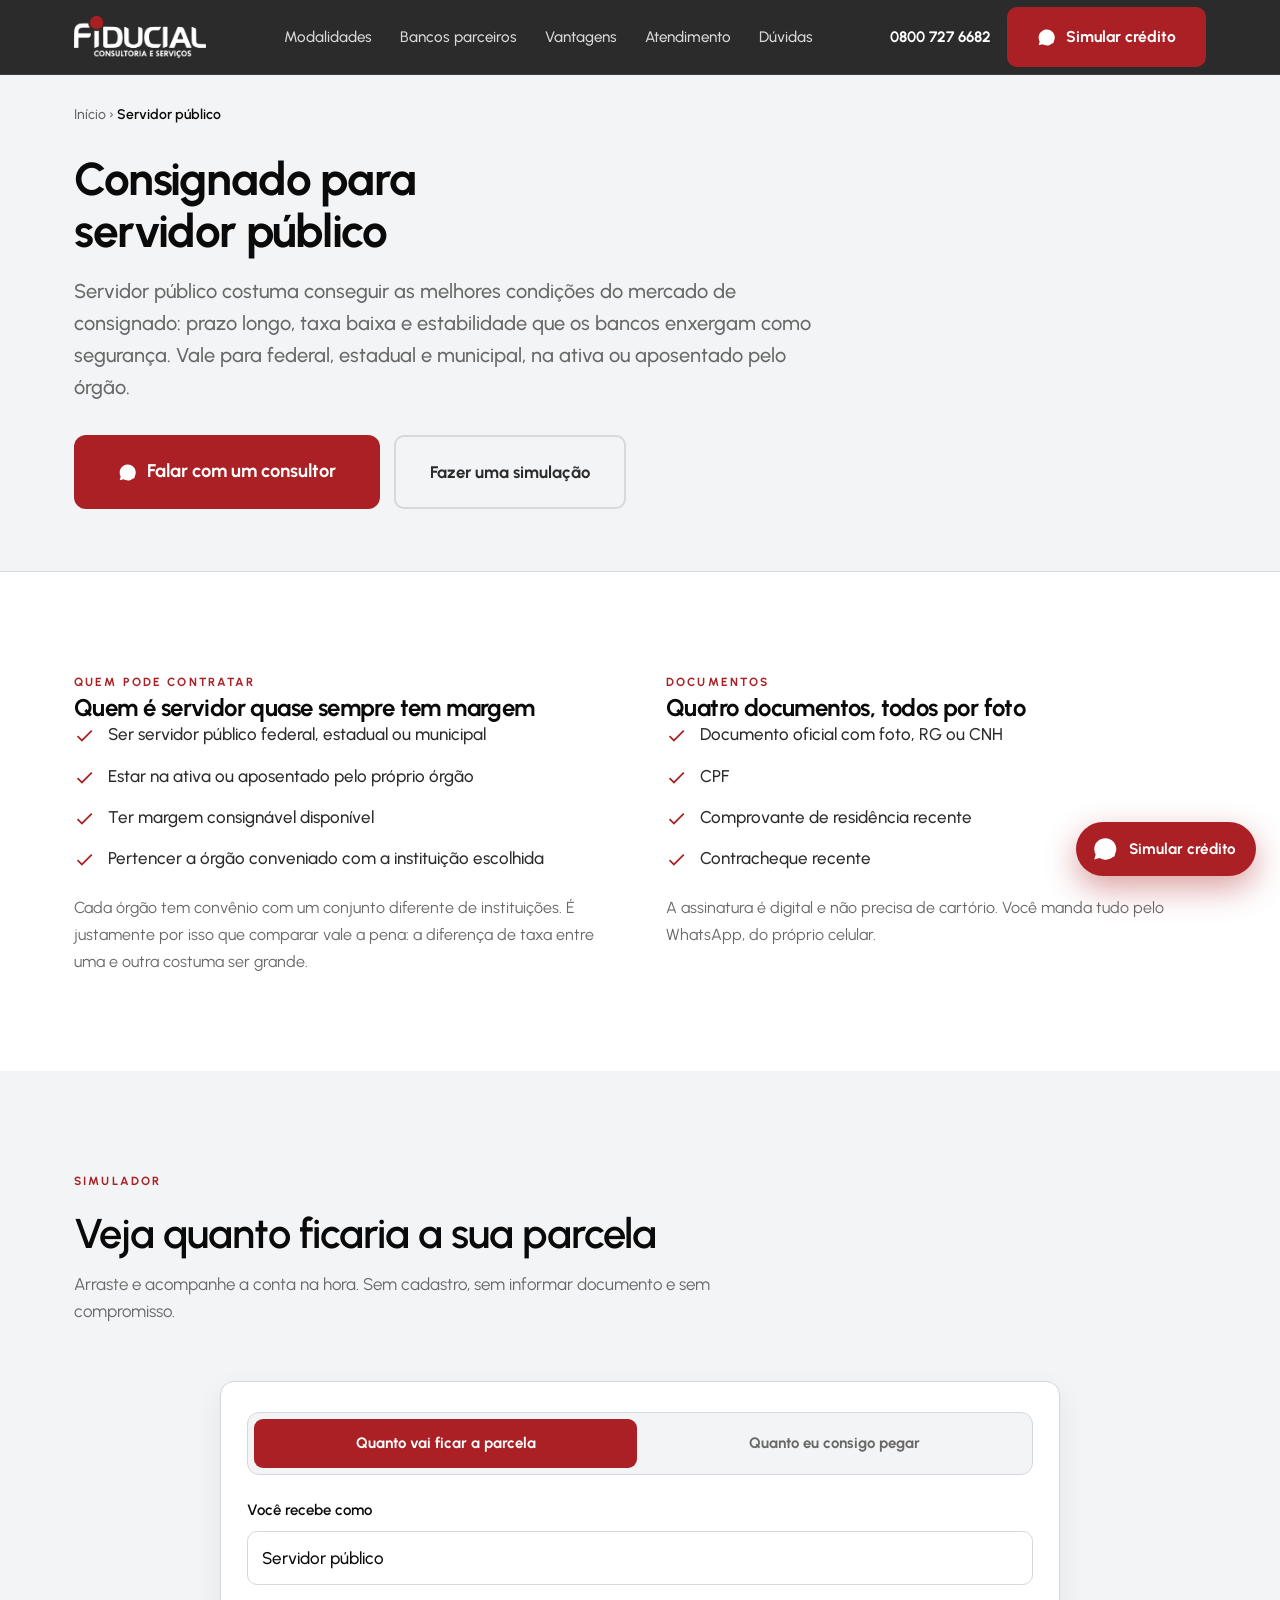
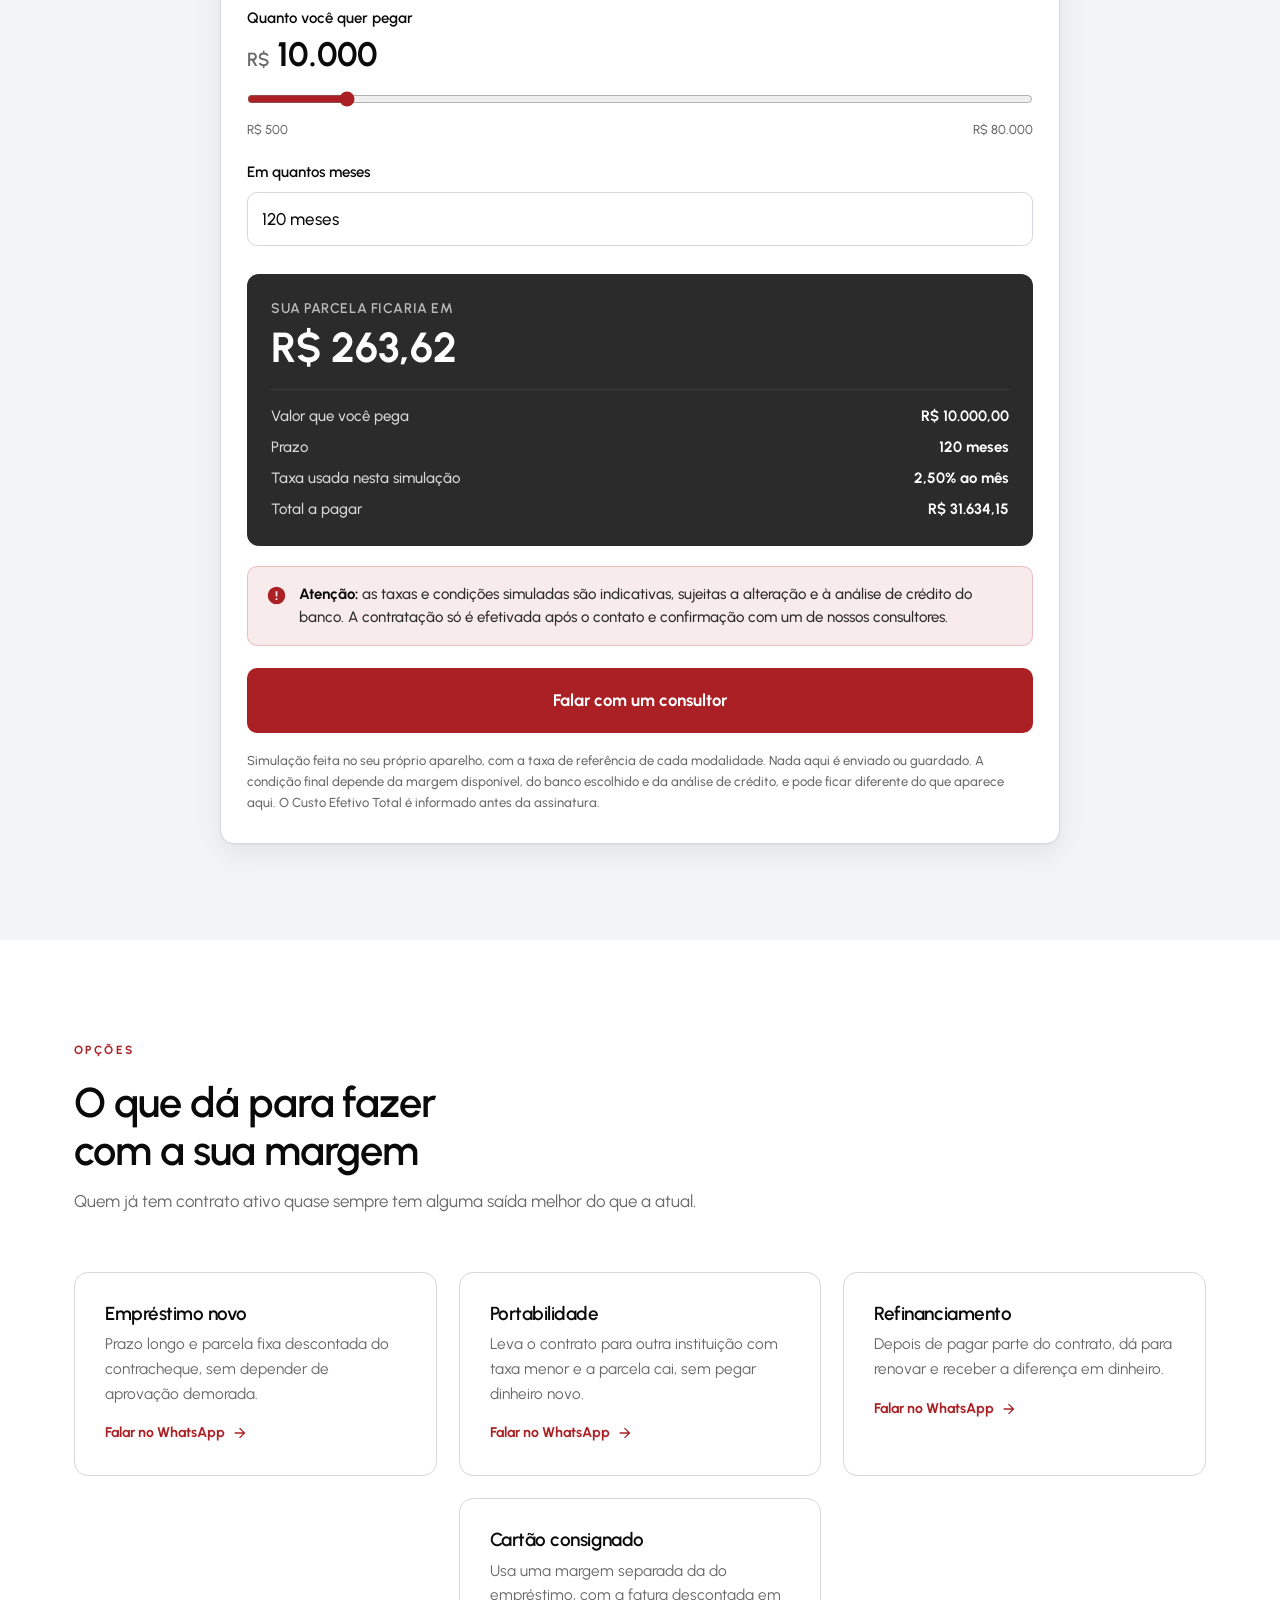
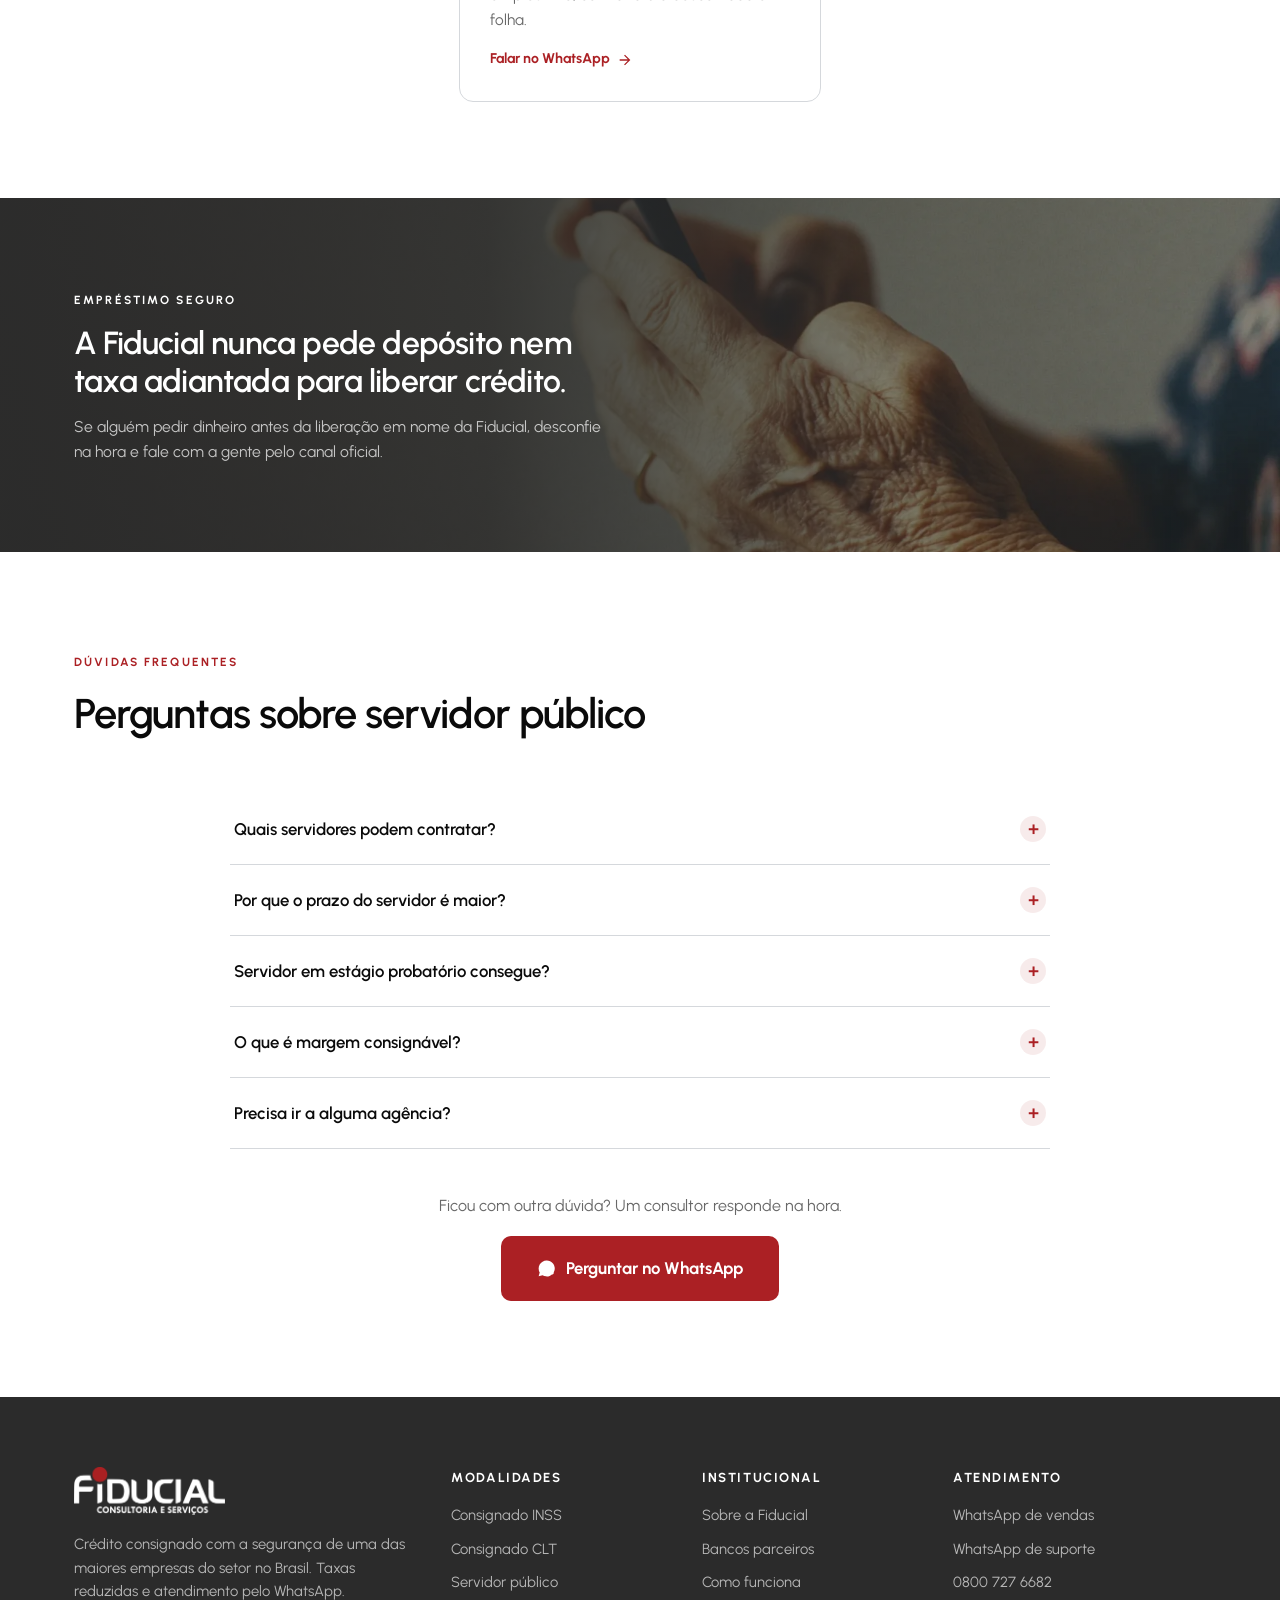
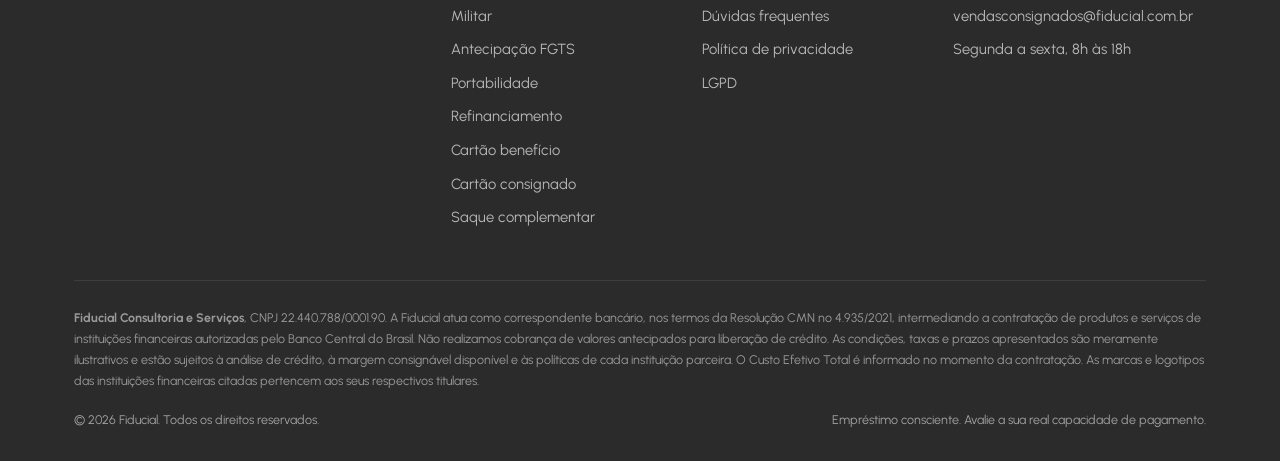
<file: consignado-servidor-publico.html>
<!DOCTYPE html>
<html lang="pt-BR">
<head>
<meta charset="UTF-8" />
<meta name="viewport" content="width=device-width, initial-scale=1.0" />
<title>Consignado para Servidor Público Federal, Estadual e Municipal | Fiducial</title>
<meta name="description" content="Empréstimo consignado para servidor público com desconto em folha, prazos longos e taxas entre as menores do mercado. Simule e fale pelo WhatsApp." />

<!-- Domínio próprio, apontado pela Fiducial TI no repositório em 10 de agosto
     de 2026. Antes disto as três linhas abaixo iam para o endereço da hospedagem. -->
<link rel="canonical" href="https://consignados.fiducial.com.br/consignado-servidor-publico.html" />
<meta property="og:url" content="https://consignados.fiducial.com.br/consignado-servidor-publico.html" />
<meta property="og:image" content="https://consignados.fiducial.com.br/previa.jpg" />

<meta property="og:type" content="website" />
<meta property="og:locale" content="pt_BR" />
<meta property="og:site_name" content="Fiducial Consultoria e Serviços" />
<meta property="og:title" content="Consignado para servidor público" />
<meta property="og:description" content="Prazos longos, desconto em folha e taxas entre as menores do mercado. Simule agora, sem cadastro." />
<meta property="og:image:width" content="1200" />
<meta property="og:image:height" content="630" />
<meta property="og:image:alt" content="Crédito consignado Fiducial" />
<meta name="twitter:card" content="summary_large_image" />

<meta name="theme-color" content="#2b2b2b" />
<meta name="robots" content="index, follow, max-image-preview:large" />
<link rel="icon" href="favicon.ico" sizes="32x32" />
<link rel="icon" href="favicon-32.png" type="image/png" sizes="32x32" />
<link rel="icon" href="favicon-192.png" type="image/png" sizes="192x192" />
<link rel="apple-touch-icon" href="apple-touch-icon.png" />

<link rel="preload" href="fontes/urbanist-600.woff2" as="font" type="font/woff2" crossorigin />
<link rel="stylesheet" href="estilo.css" />

<!-- Dados estruturados desta página. O caminho serve para o Google mostrar
     Início > Servidor público no resultado, e as perguntas podem aparecer abertas
     na busca. -->
<script type="application/ld+json">
{
  "@context": "https://schema.org",
  "@graph": [
    {
      "@type": "BreadcrumbList",
      "itemListElement": [
        {
          "@type": "ListItem",
          "position": 1,
          "name": "Início",
          "item": "https://consignados.fiducial.com.br/"
        },
        {
          "@type": "ListItem",
          "position": 2,
          "name": "Servidor público"
        }
      ]
    },
    {
      "@type": "FAQPage",
      "mainEntity": [
        {
          "@type": "Question",
          "name": "Quais servidores podem contratar?",
          "acceptedAnswer": {
            "@type": "Answer",
            "text": "Servidores públicos federais, estaduais e municipais, na ativa ou aposentados pelo próprio órgão. A contratação depende do convênio do seu órgão com a instituição e da margem consignável disponível."
          }
        },
        {
          "@type": "Question",
          "name": "Por que o prazo do servidor é maior?",
          "acceptedAnswer": {
            "@type": "Answer",
            "text": "Porque a estabilidade do vínculo reduz o risco para a instituição. Isso permite prazos mais longos, o que deixa a parcela menor. Em compensação, prazo maior significa mais juros no total, então vale olhar os dois números."
          }
        },
        {
          "@type": "Question",
          "name": "Servidor em estágio probatório consegue?",
          "acceptedAnswer": {
            "@type": "Answer",
            "text": "Em muitos casos sim, mas a regra muda conforme o órgão e a instituição. É um dos pontos que o consultor verifica antes de apresentar as opções."
          }
        },
        {
          "@type": "Question",
          "name": "O que é margem consignável?",
          "acceptedAnswer": {
            "@type": "Answer",
            "text": "É a parte do salário que pode ser comprometida com desconto em folha. Ela é definida em lei e limita o valor da parcela, não o valor do empréstimo. Quem já tem contrato ativo usa parte dessa margem."
          }
        },
        {
          "@type": "Question",
          "name": "Precisa ir a alguma agência?",
          "acceptedAnswer": {
            "@type": "Answer",
            "text": "Não. Todo o atendimento acontece pelo WhatsApp, os documentos são enviados por foto e a assinatura é digital."
          }
        }
      ]
    }
  ]
}
</script>
</head>
<body>

<!-- ================= HEADER ================= -->
<header>
  <div class="wrap nav">
    <a href="index.html" class="logo"><img decoding="async" width="620" height="197" src="fiducial-logo-claro.png" alt="Fiducial Consultoria e Serviços" /></a>
    <ul class="nav-links" id="nav-links">
      <li><a href="index.html#modalidades">Modalidades</a></li>
      <li><a href="index.html#bancos">Bancos parceiros</a></li>
      <li><a href="index.html#vantagens">Vantagens</a></li>
      <li><a href="index.html#atendimento">Atendimento</a></li>
      <li><a href="#duvidas">Dúvidas</a></li>
    </ul>
    <div class="nav-right">
      <span class="nav-phone">0800 727 6682</span>
      <a class="btn btn-red" data-wa data-origem="servidor-cabecalho" data-msg="Olá! Sou servidor público e quero simular o meu consignado.">
        <svg viewBox="0 0 24 24"><path d="M17.5 14.4c-.3-.2-1.7-.9-2-1-.3-.1-.5-.1-.6.2s-.7.9-.9 1.1c-.2.2-.3.2-.6.1-1.7-.9-2.9-1.6-4-3.6-.3-.5.3-.5.8-1.5.1-.2 0-.4 0-.5s-.6-1.5-.9-2c-.2-.5-.4-.5-.6-.5h-.5c-.2 0-.5.1-.7.3-.9.9-1.1 2-.7 3.3.4 1.4 1.3 2.7 1.5 2.9.2.2 2.6 4 6.3 5.5 2.3 1 3.2 1.1 4.4.9.7-.1 1.7-.7 2-1.4.2-.7.2-1.3.2-1.4-.1-.1-.3-.2-.6-.4M12 2a10 10 0 0 0-8.6 15l-1.3 4.7L7 20.4A10 10 0 1 0 12 2"/></svg>
        Simular crédito
      </a>
      <button class="nav-abrir" type="button" aria-expanded="false" aria-controls="nav-links" aria-label="Abrir menu de seções">
        <span></span><span></span><span></span>
      </button>
    </div>
  </div>
</header>

<!-- ================= TOPO DA MODALIDADE ================= -->
<section class="mod-hero">
  <div class="wrap">
    <nav class="crumb" aria-label="Você está aqui">
      <a href="index.html">Início</a> &rsaquo; <b>Servidor público</b>
    </nav>
    <h1>Consignado para <span class="hl">servidor público</span></h1>
    <p class="lead">Servidor público costuma conseguir as melhores condições do mercado de consignado: prazo longo, taxa baixa e estabilidade que os bancos enxergam como segurança. Vale para federal, estadual e municipal, na ativa ou aposentado pelo órgão.</p>
    <div class="mod-cta">
      <a class="btn btn-red btn-simular" data-wa data-origem="servidor-topo" data-msg="Olá! Sou servidor público e quero simular o meu consignado.">
        <svg viewBox="0 0 24 24"><path d="M17.5 14.4c-.3-.2-1.7-.9-2-1-.3-.1-.5-.1-.6.2s-.7.9-.9 1.1c-.2.2-.3.2-.6.1-1.7-.9-2.9-1.6-4-3.6-.3-.5.3-.5.8-1.5.1-.2 0-.4 0-.5s-.6-1.5-.9-2c-.2-.5-.4-.5-.6-.5h-.5c-.2 0-.5.1-.7.3-.9.9-1.1 2-.7 3.3.4 1.4 1.3 2.7 1.5 2.9.2.2 2.6 4 6.3 5.5 2.3 1 3.2 1.1 4.4.9.7-.1 1.7-.7 2-1.4.2-.7.2-1.3.2-1.4-.1-.1-.3-.2-.6-.4M12 2a10 10 0 0 0-8.6 15l-1.3 4.7L7 20.4A10 10 0 1 0 12 2"/></svg>
        Falar com um consultor
      </a>
      <a class="btn btn-ghost btn-lg" href="#simulador">Fazer uma simulação</a>
    </div>
  </div>
</section>

<!-- ================= QUEM PODE E DOCUMENTOS ================= -->
<section class="section">
  <div class="wrap duas">
    <div>
      <span class="eyebrow">Quem pode contratar</span>
      <h2>Quem é servidor quase sempre tem margem</h2>
      <ul class="lista-req">
        <li><svg viewBox="0 0 24 24"><path d="M9 16.2 4.8 12l-1.4 1.4L9 19 21 7l-1.4-1.4z"/></svg><span>Ser servidor público federal, estadual ou municipal</span></li>
        <li><svg viewBox="0 0 24 24"><path d="M9 16.2 4.8 12l-1.4 1.4L9 19 21 7l-1.4-1.4z"/></svg><span>Estar na ativa ou aposentado pelo próprio órgão</span></li>
        <li><svg viewBox="0 0 24 24"><path d="M9 16.2 4.8 12l-1.4 1.4L9 19 21 7l-1.4-1.4z"/></svg><span>Ter margem consignável disponível</span></li>
        <li><svg viewBox="0 0 24 24"><path d="M9 16.2 4.8 12l-1.4 1.4L9 19 21 7l-1.4-1.4z"/></svg><span>Pertencer a órgão conveniado com a instituição escolhida</span></li>
      </ul>
      <p style="color:var(--grey);margin-top:22px;line-height:1.7">Cada órgão tem convênio com um conjunto diferente de instituições. É justamente por isso que comparar vale a pena: a diferença de taxa entre uma e outra costuma ser grande.</p>
    </div>
    <div>
      <span class="eyebrow">Documentos</span>
      <h2>Quatro documentos, todos por foto</h2>
      <ul class="lista-req">
        <li><svg viewBox="0 0 24 24"><path d="M9 16.2 4.8 12l-1.4 1.4L9 19 21 7l-1.4-1.4z"/></svg><span>Documento oficial com foto, RG ou CNH</span></li>
        <li><svg viewBox="0 0 24 24"><path d="M9 16.2 4.8 12l-1.4 1.4L9 19 21 7l-1.4-1.4z"/></svg><span>CPF</span></li>
        <li><svg viewBox="0 0 24 24"><path d="M9 16.2 4.8 12l-1.4 1.4L9 19 21 7l-1.4-1.4z"/></svg><span>Comprovante de residência recente</span></li>
        <li><svg viewBox="0 0 24 24"><path d="M9 16.2 4.8 12l-1.4 1.4L9 19 21 7l-1.4-1.4z"/></svg><span>Contracheque recente</span></li>
      </ul>
      <p style="color:var(--grey);margin-top:22px;line-height:1.7">A assinatura é digital e não precisa de cartório. Você manda tudo pelo WhatsApp, do próprio celular.</p>
    </div>
  </div>
</section>

<!-- ================= SIMULADOR ================= -->
<section class="section sim" id="simulador" style="background:var(--paper)">
  <div class="wrap">
    <div class="section-head">
      <span class="eyebrow">Simulador</span>
      <h2>Veja quanto ficaria a sua parcela</h2>
      <p>Arraste e acompanhe a conta na hora. Sem cadastro, sem informar documento e sem compromisso.</p>
    </div>
    <div class="sim-wrap">
      <div data-simulador="servidor"></div>
    </div>
  </div>
</section>

<!-- ================= OPÇÕES ================= -->
<section class="section">
  <div class="wrap">
    <div class="section-head">
      <span class="eyebrow">Opções</span>
      <h2>O que dá para fazer com a sua margem</h2>
      <p>Quem já tem contrato ativo quase sempre tem alguma saída melhor do que a atual.</p>
    </div>
    <div class="cards">
      <a class="card" data-wa data-origem="servidor-card1" data-msg="Olá! Sou servidor e quero contratar um consignado novo.">
        <h3>Empréstimo novo</h3>
        <p>Prazo longo e parcela fixa descontada do contracheque, sem depender de aprovação demorada.</p>
        <span class="go">Falar no WhatsApp <svg viewBox="0 0 24 24"><path d="M12 4l8 8-8 8-1.4-1.4 5.6-5.6H4v-2h12.2l-5.6-5.6z"/></svg></span>
      </a>
      <a class="card" data-wa data-origem="servidor-card2" data-msg="Olá! Sou servidor e quero fazer a portabilidade do meu consignado.">
        <h3>Portabilidade</h3>
        <p>Leva o contrato para outra instituição com taxa menor e a parcela cai, sem pegar dinheiro novo.</p>
        <span class="go">Falar no WhatsApp <svg viewBox="0 0 24 24"><path d="M12 4l8 8-8 8-1.4-1.4 5.6-5.6H4v-2h12.2l-5.6-5.6z"/></svg></span>
      </a>
      <a class="card" data-wa data-origem="servidor-card3" data-msg="Olá! Sou servidor e quero refinanciar o meu consignado.">
        <h3>Refinanciamento</h3>
        <p>Depois de pagar parte do contrato, dá para renovar e receber a diferença em dinheiro.</p>
        <span class="go">Falar no WhatsApp <svg viewBox="0 0 24 24"><path d="M12 4l8 8-8 8-1.4-1.4 5.6-5.6H4v-2h12.2l-5.6-5.6z"/></svg></span>
      </a>
      <a class="card" data-wa data-origem="servidor-card4" data-msg="Olá! Sou servidor e quero saber sobre o cartão consignado.">
        <h3>Cartão consignado</h3>
        <p>Usa uma margem separada da do empréstimo, com a fatura descontada em folha.</p>
        <span class="go">Falar no WhatsApp <svg viewBox="0 0 24 24"><path d="M12 4l8 8-8 8-1.4-1.4 5.6-5.6H4v-2h12.2l-5.6-5.6z"/></svg></span>
      </a>
    </div>
  </div>
</section>

<!-- ================= AVISO DE GOLPE ================= -->
<section class="quebra">
  <div class="wrap">
    <div class="quebra-texto">
      <span class="eyebrow">Empr&#233;stimo seguro</span>
    <h2>A Fiducial nunca pede depósito nem taxa adiantada para liberar crédito.</h2>
    <p>Se alguém pedir dinheiro antes da liberação em nome da Fiducial, desconfie na hora e fale com a gente pelo canal oficial.</p>
      </div>
  </div>
</section>

<!-- ================= DÚVIDAS ================= -->
<section class="section" id="duvidas">
  <div class="wrap">
    <div class="section-head">
      <span class="eyebrow">Dúvidas frequentes</span>
      <h2>Perguntas sobre servidor público</h2>
    </div>
    <div class="faq">
      <div class="acc">
        <button>Quais servidores podem contratar?<span class="plus">+</span></button>
        <div class="ans"><p>Servidores públicos federais, estaduais e municipais, na ativa ou aposentados pelo próprio órgão. A contratação depende do convênio do seu órgão com a instituição e da margem consignável disponível.</p></div>
      </div>
      <div class="acc">
        <button>Por que o prazo do servidor é maior?<span class="plus">+</span></button>
        <div class="ans"><p>Porque a estabilidade do vínculo reduz o risco para a instituição. Isso permite prazos mais longos, o que deixa a parcela menor. Em compensação, prazo maior significa mais juros no total, então vale olhar os dois números.</p></div>
      </div>
      <div class="acc">
        <button>Servidor em estágio probatório consegue?<span class="plus">+</span></button>
        <div class="ans"><p>Em muitos casos sim, mas a regra muda conforme o órgão e a instituição. É um dos pontos que o consultor verifica antes de apresentar as opções.</p></div>
      </div>
      <div class="acc">
        <button>O que é margem consignável?<span class="plus">+</span></button>
        <div class="ans"><p>É a parte do salário que pode ser comprometida com desconto em folha. Ela é definida em lei e limita o valor da parcela, não o valor do empréstimo. Quem já tem contrato ativo usa parte dessa margem.</p></div>
      </div>
      <div class="acc">
        <button>Precisa ir a alguma agência?<span class="plus">+</span></button>
        <div class="ans"><p>Não. Todo o atendimento acontece pelo WhatsApp, os documentos são enviados por foto e a assinatura é digital.</p></div>
      </div>
    </div>
    <div style="text-align:center;margin-top:44px">
      <p style="color:var(--grey);margin-bottom:18px">Ficou com outra dúvida? Um consultor responde na hora.</p>
      <a class="btn btn-red btn-lg" data-wa data-origem="servidor-duvidas" data-msg="Olá! Tenho uma dúvida sobre servidor público.">
        <svg viewBox="0 0 24 24"><path d="M17.5 14.4c-.3-.2-1.7-.9-2-1-.3-.1-.5-.1-.6.2s-.7.9-.9 1.1c-.2.2-.3.2-.6.1-1.7-.9-2.9-1.6-4-3.6-.3-.5.3-.5.8-1.5.1-.2 0-.4 0-.5s-.6-1.5-.9-2c-.2-.5-.4-.5-.6-.5h-.5c-.2 0-.5.1-.7.3-.9.9-1.1 2-.7 3.3.4 1.4 1.3 2.7 1.5 2.9.2.2 2.6 4 6.3 5.5 2.3 1 3.2 1.1 4.4.9.7-.1 1.7-.7 2-1.4.2-.7.2-1.3.2-1.4-.1-.1-.3-.2-.6-.4M12 2a10 10 0 0 0-8.6 15l-1.3 4.7L7 20.4A10 10 0 1 0 12 2"/></svg>
        Perguntar no WhatsApp
      </a>
    </div>
  </div>
</section>

<!-- ================= RODAPÉ ================= -->
<footer>
  <div class="wrap">
    <div class="foot-grid">
      <div class="foot-col">
        <div class="logo"><img decoding="async" width="620" height="197" src="fiducial-logo-claro.png" alt="Fiducial Consultoria e Serviços" /></div>
        <p>Crédito consignado com a segurança de uma das maiores empresas do setor no Brasil. Taxas reduzidas e atendimento pelo WhatsApp.</p>
      </div>
      <div class="foot-col">
        <h5>Modalidades</h5>
        <a href="consignado-inss.html">Consignado INSS</a>
        <a href="consignado-clt.html">Consignado CLT</a>
        <a href="consignado-servidor-publico.html">Servidor p&uacute;blico</a>
        <a href="consignado-militar.html">Militar</a>
        <a href="antecipacao-fgts.html">Antecipação FGTS</a>
        <a href="portabilidade-consignado.html">Portabilidade</a>
        <a href="refinanciamento-consignado.html">Refinanciamento</a>
        <a href="cartao-beneficio.html">Cart&atilde;o benef&iacute;cio</a>
        <a href="cartao-consignado.html">Cart&atilde;o consignado</a>
        <a href="saque-complementar.html">Saque complementar</a>
      </div>
      <div class="foot-col">
        <h5>Institucional</h5>
        <a href="index.html#vantagens">Sobre a Fiducial</a>
        <a href="index.html#bancos">Bancos parceiros</a>
        <a href="index.html#como">Como funciona</a>
        <a href="index.html#duvidas">Dúvidas frequentes</a>
        <a href="https://fiducial.com.br/storage/2025/07/Politica-de-Privacidade-1.pdf" target="_blank" rel="noopener">Política de privacidade</a>
        <a href="https://fiducial.com.br/lgpd/" target="_blank" rel="noopener">LGPD</a>
      </div>
      <div class="foot-col">
        <h5>Atendimento</h5>
        <a data-wa data-origem="servidor-rodape-vendas" data-msg="Olá! Quero falar com o time de vendas.">WhatsApp de vendas</a>
        <a data-wa data-origem="servidor-rodape-suporte" data-msg="Olá! Já sou cliente e preciso de suporte.">WhatsApp de suporte</a>
        <p>0800 727 6682</p>
        <p>vendasconsignados@fiducial.com.br</p>
        <p>Segunda a sexta, 8h às 18h</p>
      </div>
    </div>
    <div class="foot-legal">
      <p><strong>Fiducial Consultoria e Serviços</strong>, CNPJ 22.440.788/0001.90. A Fiducial atua como correspondente bancário, nos termos da Resolução CMN nº 4.935/2021, intermediando a contratação de produtos e serviços de instituições financeiras autorizadas pelo Banco Central do Brasil. Não realizamos cobrança de valores antecipados para liberação de crédito. As condições, taxas e prazos apresentados são meramente ilustrativos e estão sujeitos à análise de crédito, à margem consignável disponível e às políticas de cada instituição parceira. O Custo Efetivo Total é informado no momento da contratação. As marcas e logotipos das instituições financeiras citadas pertencem aos seus respectivos titulares.</p>
      <div class="bar">
        <span>© 2026 Fiducial. Todos os direitos reservados.</span>
        <span>Empréstimo consciente. Avalie a sua real capacidade de pagamento.</span>
      </div>
    </div>
  </div>
</footer>

<!-- ================= WHATSAPP FLUTUANTE ================= -->
<a class="wa-float" data-wa data-origem="servidor-botao-flutuante" data-msg="Olá! Sou servidor público e quero simular o meu consignado." aria-label="Falar no WhatsApp">
  <svg viewBox="0 0 24 24"><path d="M17.5 14.4c-.3-.2-1.7-.9-2-1-.3-.1-.5-.1-.6.2s-.7.9-.9 1.1c-.2.2-.3.2-.6.1-1.7-.9-2.9-1.6-4-3.6-.3-.5.3-.5.8-1.5.1-.2 0-.4 0-.5s-.6-1.5-.9-2c-.2-.5-.4-.5-.6-.5h-.5c-.2 0-.5.1-.7.3-.9.9-1.1 2-.7 3.3.4 1.4 1.3 2.7 1.5 2.9.2.2 2.6 4 6.3 5.5 2.3 1 3.2 1.1 4.4.9.7-.1 1.7-.7 2-1.4.2-.7.2-1.3.2-1.4-.1-.1-.3-.2-.6-.4M12 2a10 10 0 0 0-8.6 15l-1.3 4.7L7 20.4A10 10 0 1 0 12 2"/></svg>
  <span>Simular crédito</span>
</a>

<script src="script.js"></script>
<script src="simulador.js"></script>
</body>
</html>
</file>
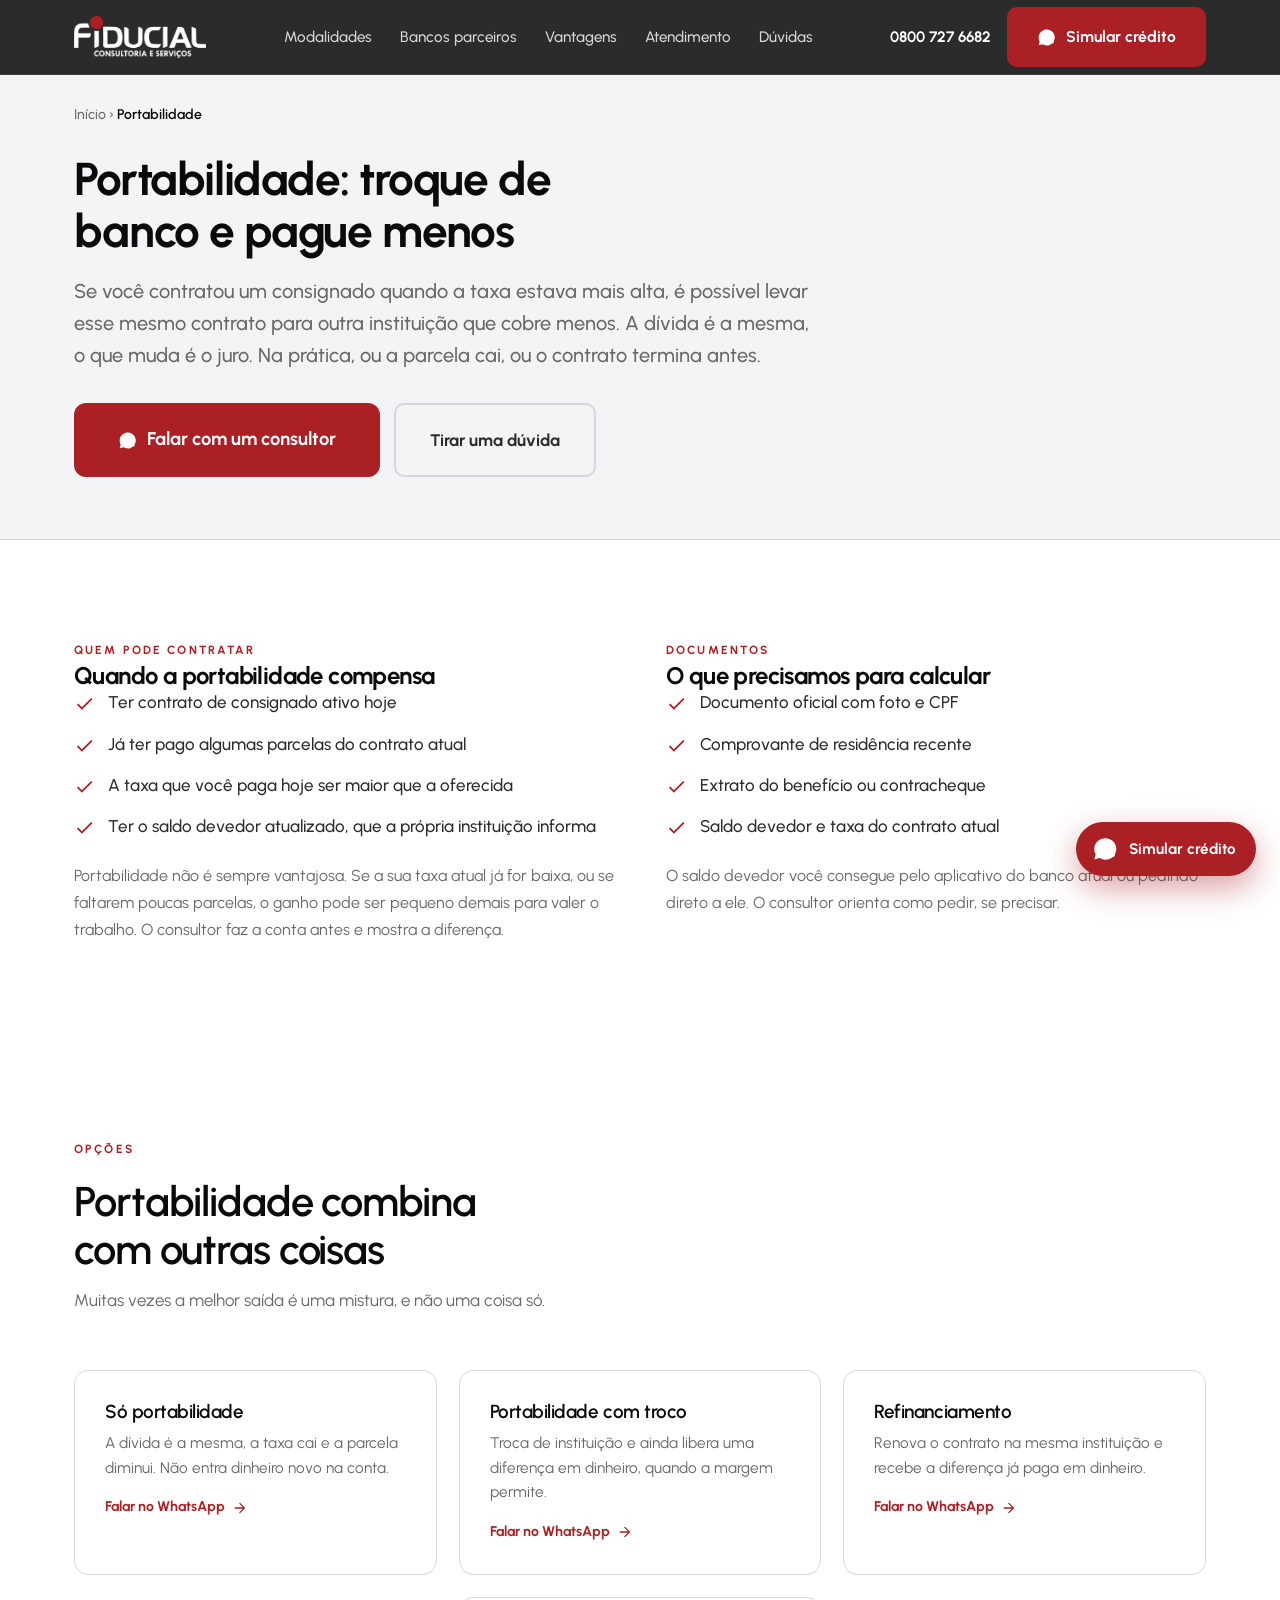
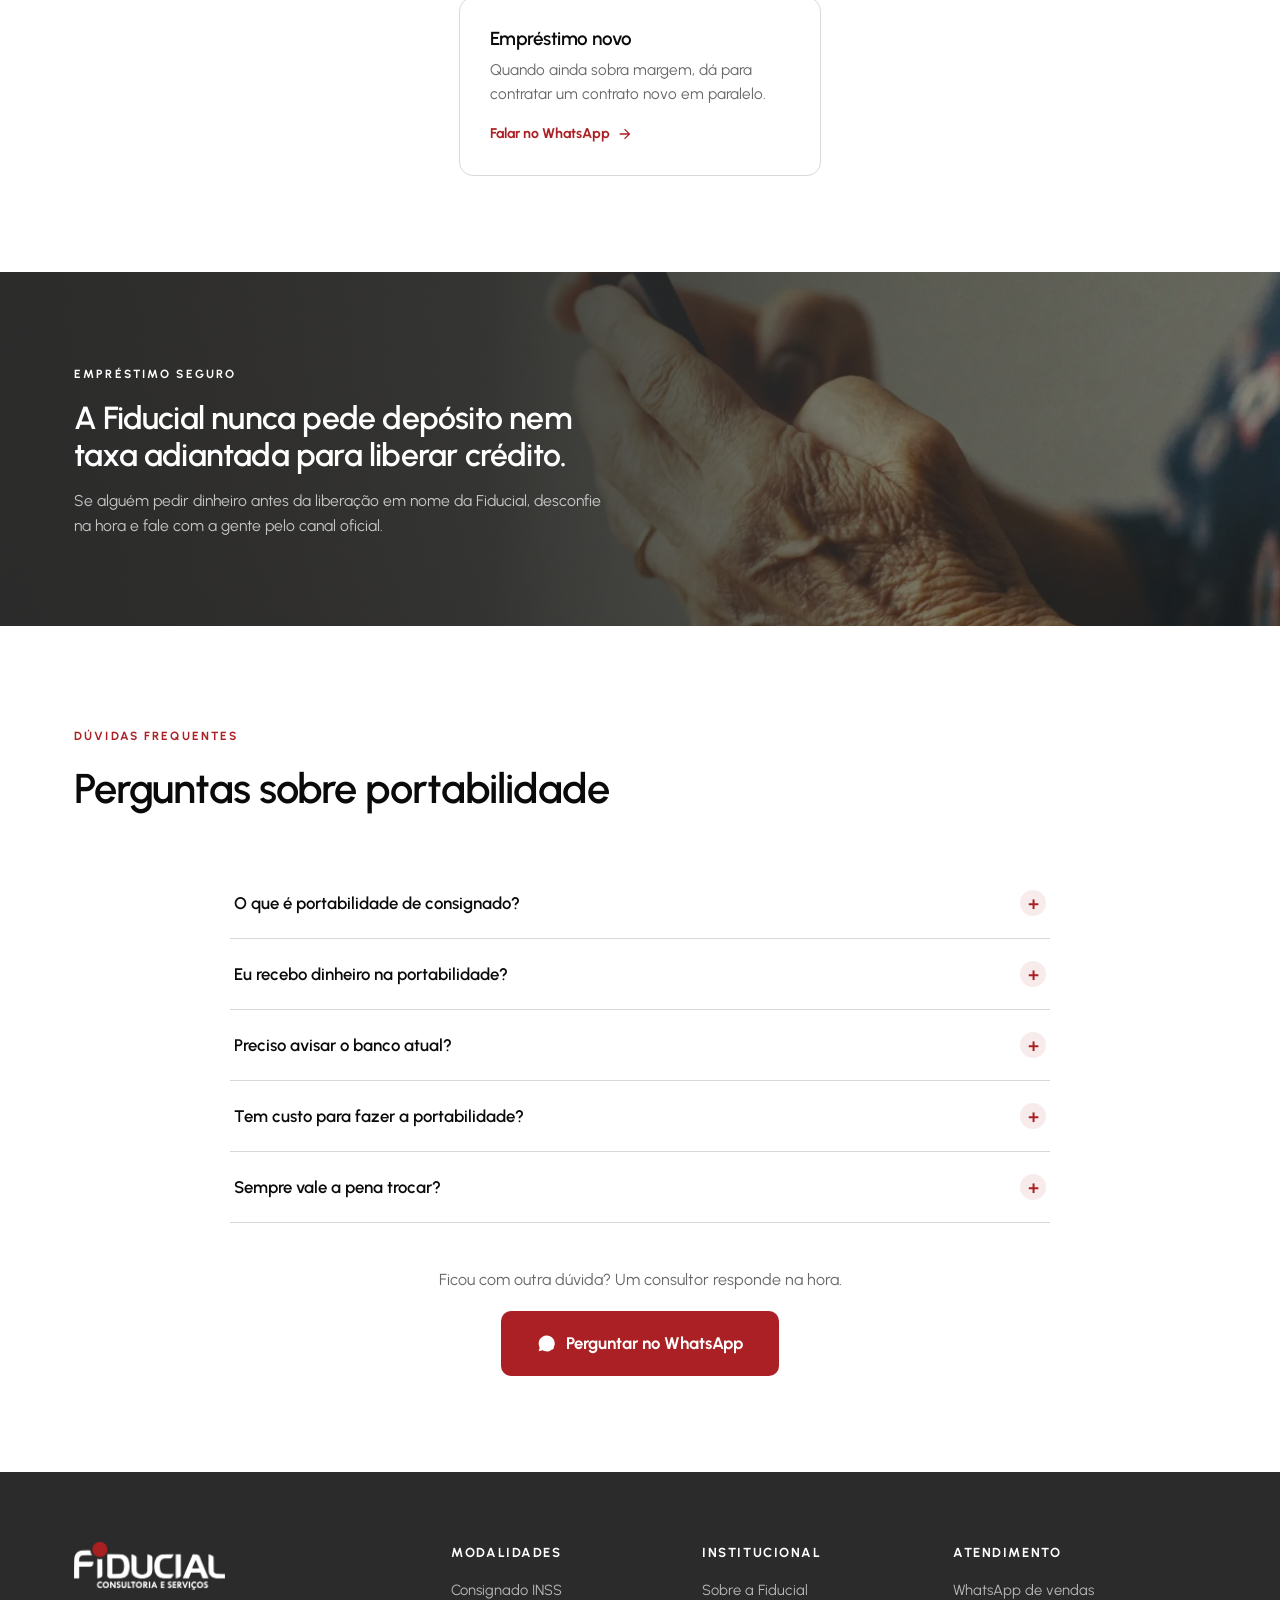
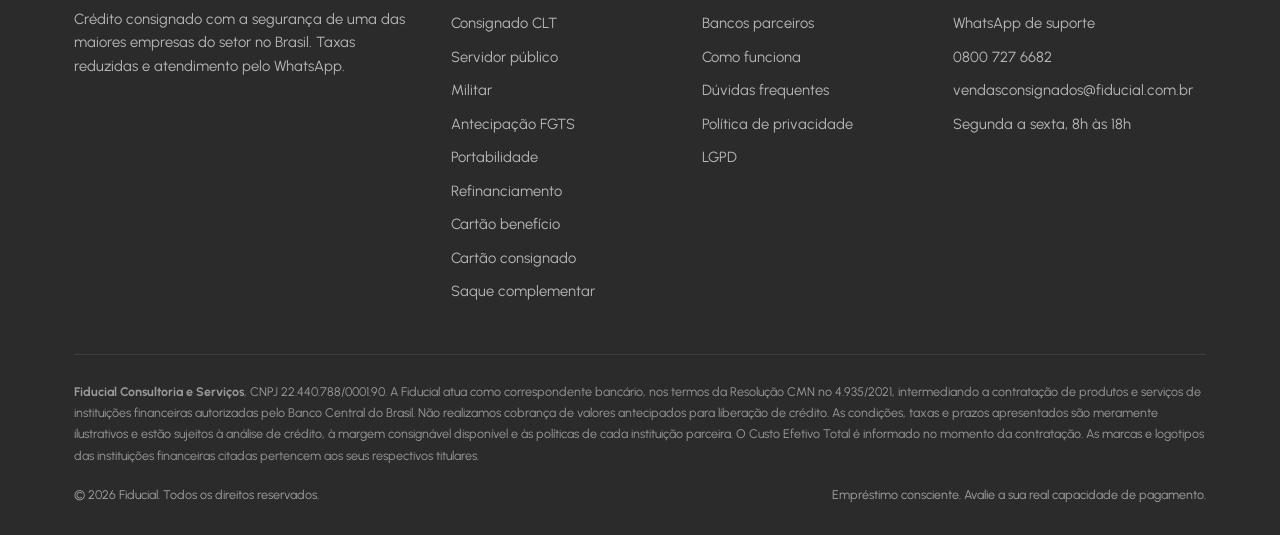
<file: portabilidade-consignado.html>
<!DOCTYPE html>
<html lang="pt-BR">
<head>
<meta charset="UTF-8" />
<meta name="viewport" content="width=device-width, initial-scale=1.0" />
<title>Portabilidade de Consignado: Troque de Banco e Pague Menos | Fiducial</title>
<meta name="description" content="Leve o seu consignado para outra instituição com taxa menor e reduza a parcela. Sem pegar dinheiro novo. Simule e fale com um consultor pelo WhatsApp." />

<!-- Domínio próprio, apontado pela Fiducial TI no repositório em 10 de agosto
     de 2026. Antes disto as três linhas abaixo iam para o endereço da hospedagem. -->
<link rel="canonical" href="https://consignados.fiducial.com.br/portabilidade-consignado.html" />
<meta property="og:url" content="https://consignados.fiducial.com.br/portabilidade-consignado.html" />
<meta property="og:image" content="https://consignados.fiducial.com.br/previa.jpg" />

<meta property="og:type" content="website" />
<meta property="og:locale" content="pt_BR" />
<meta property="og:site_name" content="Fiducial Consultoria e Serviços" />
<meta property="og:title" content="Portabilidade de consignado, troque de banco e pague menos" />
<meta property="og:description" content="Mesma dívida, taxa menor, parcela mais baixa. Veja se vale a pena no seu caso." />
<meta property="og:image:width" content="1200" />
<meta property="og:image:height" content="630" />
<meta property="og:image:alt" content="Crédito consignado Fiducial" />
<meta name="twitter:card" content="summary_large_image" />

<meta name="theme-color" content="#2b2b2b" />
<meta name="robots" content="index, follow, max-image-preview:large" />
<link rel="icon" href="favicon.ico" sizes="32x32" />
<link rel="icon" href="favicon-32.png" type="image/png" sizes="32x32" />
<link rel="icon" href="favicon-192.png" type="image/png" sizes="192x192" />
<link rel="apple-touch-icon" href="apple-touch-icon.png" />

<link rel="preload" href="fontes/urbanist-600.woff2" as="font" type="font/woff2" crossorigin />
<link rel="stylesheet" href="estilo.css" />

<!-- Dados estruturados desta página. O caminho serve para o Google mostrar
     Início > Portabilidade no resultado, e as perguntas podem aparecer abertas
     na busca. -->
<script type="application/ld+json">
{
  "@context": "https://schema.org",
  "@graph": [
    {
      "@type": "BreadcrumbList",
      "itemListElement": [
        {
          "@type": "ListItem",
          "position": 1,
          "name": "Início",
          "item": "https://consignados.fiducial.com.br/"
        },
        {
          "@type": "ListItem",
          "position": 2,
          "name": "Portabilidade"
        }
      ]
    },
    {
      "@type": "FAQPage",
      "mainEntity": [
        {
          "@type": "Question",
          "name": "O que é portabilidade de consignado?",
          "acceptedAnswer": {
            "@type": "Answer",
            "text": "É levar um contrato que você já tem para outra instituição que cobra uma taxa menor. A dívida continua sendo a mesma, o que muda é o juro cobrado daqui para frente. Com isso a parcela cai ou o contrato acaba antes."
          }
        },
        {
          "@type": "Question",
          "name": "Eu recebo dinheiro na portabilidade?",
          "acceptedAnswer": {
            "@type": "Answer",
            "text": "Na portabilidade pura, não. Ela só troca a dívida de lugar com uma taxa melhor. Se você também quiser dinheiro na conta, existe a portabilidade com refinanciamento, que combina as duas coisas quando há margem."
          }
        },
        {
          "@type": "Question",
          "name": "Preciso avisar o banco atual?",
          "acceptedAnswer": {
            "@type": "Answer",
            "text": "Não. A instituição que recebe o contrato cuida do processo com a atual. Você só precisa fornecer o saldo devedor atualizado."
          }
        },
        {
          "@type": "Question",
          "name": "Tem custo para fazer a portabilidade?",
          "acceptedAnswer": {
            "@type": "Answer",
            "text": "Não se cobra nada de você para fazer a portabilidade em si. Desconfie de qualquer pedido de depósito ou taxa adiantada, porque isso não existe."
          }
        },
        {
          "@type": "Question",
          "name": "Sempre vale a pena trocar?",
          "acceptedAnswer": {
            "@type": "Answer",
            "text": "Não. Se a sua taxa atual já for baixa, ou se faltarem poucas parcelas, a economia pode ser pequena. Fazemos a conta antes e mostramos a diferença para você decidir."
          }
        }
      ]
    }
  ]
}
</script>
</head>
<body>

<!-- ================= HEADER ================= -->
<header>
  <div class="wrap nav">
    <a href="index.html" class="logo"><img decoding="async" width="620" height="197" src="fiducial-logo-claro.png" alt="Fiducial Consultoria e Serviços" /></a>
    <ul class="nav-links" id="nav-links">
      <li><a href="index.html#modalidades">Modalidades</a></li>
      <li><a href="index.html#bancos">Bancos parceiros</a></li>
      <li><a href="index.html#vantagens">Vantagens</a></li>
      <li><a href="index.html#atendimento">Atendimento</a></li>
      <li><a href="#duvidas">Dúvidas</a></li>
    </ul>
    <div class="nav-right">
      <span class="nav-phone">0800 727 6682</span>
      <a class="btn btn-red" data-wa data-origem="portabilidade-cabecalho" data-msg="Olá! Quero fazer a portabilidade do meu consignado e pagar menos.">
        <svg viewBox="0 0 24 24"><path d="M17.5 14.4c-.3-.2-1.7-.9-2-1-.3-.1-.5-.1-.6.2s-.7.9-.9 1.1c-.2.2-.3.2-.6.1-1.7-.9-2.9-1.6-4-3.6-.3-.5.3-.5.8-1.5.1-.2 0-.4 0-.5s-.6-1.5-.9-2c-.2-.5-.4-.5-.6-.5h-.5c-.2 0-.5.1-.7.3-.9.9-1.1 2-.7 3.3.4 1.4 1.3 2.7 1.5 2.9.2.2 2.6 4 6.3 5.5 2.3 1 3.2 1.1 4.4.9.7-.1 1.7-.7 2-1.4.2-.7.2-1.3.2-1.4-.1-.1-.3-.2-.6-.4M12 2a10 10 0 0 0-8.6 15l-1.3 4.7L7 20.4A10 10 0 1 0 12 2"/></svg>
        Simular crédito
      </a>
      <button class="nav-abrir" type="button" aria-expanded="false" aria-controls="nav-links" aria-label="Abrir menu de seções">
        <span></span><span></span><span></span>
      </button>
    </div>
  </div>
</header>

<!-- ================= TOPO DA MODALIDADE ================= -->
<section class="mod-hero">
  <div class="wrap">
    <nav class="crumb" aria-label="Você está aqui">
      <a href="index.html">Início</a> &rsaquo; <b>Portabilidade</b>
    </nav>
    <h1>Portabilidade: <span class="hl">troque de banco e pague menos</span></h1>
    <p class="lead">Se você contratou um consignado quando a taxa estava mais alta, é possível levar esse mesmo contrato para outra instituição que cobre menos. A dívida é a mesma, o que muda é o juro. Na prática, ou a parcela cai, ou o contrato termina antes.</p>
    <div class="mod-cta">
      <a class="btn btn-red btn-simular" data-wa data-origem="portabilidade-topo" data-msg="Olá! Quero fazer a portabilidade do meu consignado e pagar menos.">
        <svg viewBox="0 0 24 24"><path d="M17.5 14.4c-.3-.2-1.7-.9-2-1-.3-.1-.5-.1-.6.2s-.7.9-.9 1.1c-.2.2-.3.2-.6.1-1.7-.9-2.9-1.6-4-3.6-.3-.5.3-.5.8-1.5.1-.2 0-.4 0-.5s-.6-1.5-.9-2c-.2-.5-.4-.5-.6-.5h-.5c-.2 0-.5.1-.7.3-.9.9-1.1 2-.7 3.3.4 1.4 1.3 2.7 1.5 2.9.2.2 2.6 4 6.3 5.5 2.3 1 3.2 1.1 4.4.9.7-.1 1.7-.7 2-1.4.2-.7.2-1.3.2-1.4-.1-.1-.3-.2-.6-.4M12 2a10 10 0 0 0-8.6 15l-1.3 4.7L7 20.4A10 10 0 1 0 12 2"/></svg>
        Falar com um consultor
      </a>
      <a class="btn btn-ghost btn-lg" href="#duvidas">Tirar uma d&#250;vida</a>
    </div>
  </div>
</section>

<!-- ================= QUEM PODE E DOCUMENTOS ================= -->
<section class="section">
  <div class="wrap duas">
    <div>
      <span class="eyebrow">Quem pode contratar</span>
      <h2>Quando a portabilidade compensa</h2>
      <ul class="lista-req">
        <li><svg viewBox="0 0 24 24"><path d="M9 16.2 4.8 12l-1.4 1.4L9 19 21 7l-1.4-1.4z"/></svg><span>Ter contrato de consignado ativo hoje</span></li>
        <li><svg viewBox="0 0 24 24"><path d="M9 16.2 4.8 12l-1.4 1.4L9 19 21 7l-1.4-1.4z"/></svg><span>Já ter pago algumas parcelas do contrato atual</span></li>
        <li><svg viewBox="0 0 24 24"><path d="M9 16.2 4.8 12l-1.4 1.4L9 19 21 7l-1.4-1.4z"/></svg><span>A taxa que você paga hoje ser maior que a oferecida</span></li>
        <li><svg viewBox="0 0 24 24"><path d="M9 16.2 4.8 12l-1.4 1.4L9 19 21 7l-1.4-1.4z"/></svg><span>Ter o saldo devedor atualizado, que a própria instituição informa</span></li>
      </ul>
      <p style="color:var(--grey);margin-top:22px;line-height:1.7">Portabilidade não é sempre vantajosa. Se a sua taxa atual já for baixa, ou se faltarem poucas parcelas, o ganho pode ser pequeno demais para valer o trabalho. O consultor faz a conta antes e mostra a diferença.</p>
    </div>
    <div>
      <span class="eyebrow">Documentos</span>
      <h2>O que precisamos para calcular</h2>
      <ul class="lista-req">
        <li><svg viewBox="0 0 24 24"><path d="M9 16.2 4.8 12l-1.4 1.4L9 19 21 7l-1.4-1.4z"/></svg><span>Documento oficial com foto e CPF</span></li>
        <li><svg viewBox="0 0 24 24"><path d="M9 16.2 4.8 12l-1.4 1.4L9 19 21 7l-1.4-1.4z"/></svg><span>Comprovante de residência recente</span></li>
        <li><svg viewBox="0 0 24 24"><path d="M9 16.2 4.8 12l-1.4 1.4L9 19 21 7l-1.4-1.4z"/></svg><span>Extrato do benefício ou contracheque</span></li>
        <li><svg viewBox="0 0 24 24"><path d="M9 16.2 4.8 12l-1.4 1.4L9 19 21 7l-1.4-1.4z"/></svg><span>Saldo devedor e taxa do contrato atual</span></li>
      </ul>
      <p style="color:var(--grey);margin-top:22px;line-height:1.7">O saldo devedor você consegue pelo aplicativo do banco atual ou pedindo direto a ele. O consultor orienta como pedir, se precisar.</p>
    </div>
  </div>
</section>

<!-- ================= OPÇÕES ================= -->
<section class="section">
  <div class="wrap">
    <div class="section-head">
      <span class="eyebrow">Opções</span>
      <h2>Portabilidade combina com outras coisas</h2>
      <p>Muitas vezes a melhor saída é uma mistura, e não uma coisa só.</p>
    </div>
    <div class="cards">
      <a class="card" data-wa data-origem="portabilidade-card1" data-msg="Olá! Quero fazer só a portabilidade do meu consignado, sem pegar dinheiro novo.">
        <h3>Só portabilidade</h3>
        <p>A dívida é a mesma, a taxa cai e a parcela diminui. Não entra dinheiro novo na conta.</p>
        <span class="go">Falar no WhatsApp <svg viewBox="0 0 24 24"><path d="M12 4l8 8-8 8-1.4-1.4 5.6-5.6H4v-2h12.2l-5.6-5.6z"/></svg></span>
      </a>
      <a class="card" data-wa data-origem="portabilidade-card2" data-msg="Olá! Quero fazer portabilidade do meu consignado com dinheiro na conta.">
        <h3>Portabilidade com troco</h3>
        <p>Troca de instituição e ainda libera uma diferença em dinheiro, quando a margem permite.</p>
        <span class="go">Falar no WhatsApp <svg viewBox="0 0 24 24"><path d="M12 4l8 8-8 8-1.4-1.4 5.6-5.6H4v-2h12.2l-5.6-5.6z"/></svg></span>
      </a>
      <a class="card" data-wa data-origem="portabilidade-card3" data-msg="Olá! Quero refinanciar o meu consignado.">
        <h3>Refinanciamento</h3>
        <p>Renova o contrato na mesma instituição e recebe a diferença já paga em dinheiro.</p>
        <span class="go">Falar no WhatsApp <svg viewBox="0 0 24 24"><path d="M12 4l8 8-8 8-1.4-1.4 5.6-5.6H4v-2h12.2l-5.6-5.6z"/></svg></span>
      </a>
      <a class="card" data-wa data-origem="portabilidade-card4" data-msg="Olá! Quero contratar um consignado novo.">
        <h3>Empréstimo novo</h3>
        <p>Quando ainda sobra margem, dá para contratar um contrato novo em paralelo.</p>
        <span class="go">Falar no WhatsApp <svg viewBox="0 0 24 24"><path d="M12 4l8 8-8 8-1.4-1.4 5.6-5.6H4v-2h12.2l-5.6-5.6z"/></svg></span>
      </a>
    </div>
  </div>
</section>

<!-- ================= AVISO DE GOLPE ================= -->
<section class="quebra">
  <div class="wrap">
    <div class="quebra-texto">
      <span class="eyebrow">Empr&#233;stimo seguro</span>
    <h2>A Fiducial nunca pede depósito nem taxa adiantada para liberar crédito.</h2>
    <p>Se alguém pedir dinheiro antes da liberação em nome da Fiducial, desconfie na hora e fale com a gente pelo canal oficial.</p>
      </div>
  </div>
</section>

<!-- ================= DÚVIDAS ================= -->
<section class="section" id="duvidas">
  <div class="wrap">
    <div class="section-head">
      <span class="eyebrow">Dúvidas frequentes</span>
      <h2>Perguntas sobre portabilidade</h2>
    </div>
    <div class="faq">
      <div class="acc">
        <button>O que é portabilidade de consignado?<span class="plus">+</span></button>
        <div class="ans"><p>É levar um contrato que você já tem para outra instituição que cobra uma taxa menor. A dívida continua sendo a mesma, o que muda é o juro cobrado daqui para frente. Com isso a parcela cai ou o contrato acaba antes.</p></div>
      </div>
      <div class="acc">
        <button>Eu recebo dinheiro na portabilidade?<span class="plus">+</span></button>
        <div class="ans"><p>Na portabilidade pura, não. Ela só troca a dívida de lugar com uma taxa melhor. Se você também quiser dinheiro na conta, existe a portabilidade com refinanciamento, que combina as duas coisas quando há margem.</p></div>
      </div>
      <div class="acc">
        <button>Preciso avisar o banco atual?<span class="plus">+</span></button>
        <div class="ans"><p>Não. A instituição que recebe o contrato cuida do processo com a atual. Você só precisa fornecer o saldo devedor atualizado.</p></div>
      </div>
      <div class="acc">
        <button>Tem custo para fazer a portabilidade?<span class="plus">+</span></button>
        <div class="ans"><p>Não se cobra nada de você para fazer a portabilidade em si. Desconfie de qualquer pedido de depósito ou taxa adiantada, porque isso não existe.</p></div>
      </div>
      <div class="acc">
        <button>Sempre vale a pena trocar?<span class="plus">+</span></button>
        <div class="ans"><p>Não. Se a sua taxa atual já for baixa, ou se faltarem poucas parcelas, a economia pode ser pequena. Fazemos a conta antes e mostramos a diferença para você decidir.</p></div>
      </div>
    </div>
    <div style="text-align:center;margin-top:44px">
      <p style="color:var(--grey);margin-bottom:18px">Ficou com outra dúvida? Um consultor responde na hora.</p>
      <a class="btn btn-red btn-lg" data-wa data-origem="portabilidade-duvidas" data-msg="Olá! Tenho uma dúvida sobre portabilidade.">
        <svg viewBox="0 0 24 24"><path d="M17.5 14.4c-.3-.2-1.7-.9-2-1-.3-.1-.5-.1-.6.2s-.7.9-.9 1.1c-.2.2-.3.2-.6.1-1.7-.9-2.9-1.6-4-3.6-.3-.5.3-.5.8-1.5.1-.2 0-.4 0-.5s-.6-1.5-.9-2c-.2-.5-.4-.5-.6-.5h-.5c-.2 0-.5.1-.7.3-.9.9-1.1 2-.7 3.3.4 1.4 1.3 2.7 1.5 2.9.2.2 2.6 4 6.3 5.5 2.3 1 3.2 1.1 4.4.9.7-.1 1.7-.7 2-1.4.2-.7.2-1.3.2-1.4-.1-.1-.3-.2-.6-.4M12 2a10 10 0 0 0-8.6 15l-1.3 4.7L7 20.4A10 10 0 1 0 12 2"/></svg>
        Perguntar no WhatsApp
      </a>
    </div>
  </div>
</section>

<!-- ================= RODAPÉ ================= -->
<footer>
  <div class="wrap">
    <div class="foot-grid">
      <div class="foot-col">
        <div class="logo"><img decoding="async" width="620" height="197" src="fiducial-logo-claro.png" alt="Fiducial Consultoria e Serviços" /></div>
        <p>Crédito consignado com a segurança de uma das maiores empresas do setor no Brasil. Taxas reduzidas e atendimento pelo WhatsApp.</p>
      </div>
      <div class="foot-col">
        <h5>Modalidades</h5>
        <a href="consignado-inss.html">Consignado INSS</a>
        <a href="consignado-clt.html">Consignado CLT</a>
        <a href="consignado-servidor-publico.html">Servidor p&uacute;blico</a>
        <a href="consignado-militar.html">Militar</a>
        <a href="antecipacao-fgts.html">Antecipação FGTS</a>
        <a href="portabilidade-consignado.html">Portabilidade</a>
        <a href="refinanciamento-consignado.html">Refinanciamento</a>
        <a href="cartao-beneficio.html">Cart&atilde;o benef&iacute;cio</a>
        <a href="cartao-consignado.html">Cart&atilde;o consignado</a>
        <a href="saque-complementar.html">Saque complementar</a>
      </div>
      <div class="foot-col">
        <h5>Institucional</h5>
        <a href="index.html#vantagens">Sobre a Fiducial</a>
        <a href="index.html#bancos">Bancos parceiros</a>
        <a href="index.html#como">Como funciona</a>
        <a href="index.html#duvidas">Dúvidas frequentes</a>
        <a href="https://fiducial.com.br/storage/2025/07/Politica-de-Privacidade-1.pdf" target="_blank" rel="noopener">Política de privacidade</a>
        <a href="https://fiducial.com.br/lgpd/" target="_blank" rel="noopener">LGPD</a>
      </div>
      <div class="foot-col">
        <h5>Atendimento</h5>
        <a data-wa data-origem="portabilidade-rodape-vendas" data-msg="Olá! Quero falar com o time de vendas.">WhatsApp de vendas</a>
        <a data-wa data-origem="portabilidade-rodape-suporte" data-msg="Olá! Já sou cliente e preciso de suporte.">WhatsApp de suporte</a>
        <p>0800 727 6682</p>
        <p>vendasconsignados@fiducial.com.br</p>
        <p>Segunda a sexta, 8h às 18h</p>
      </div>
    </div>
    <div class="foot-legal">
      <p><strong>Fiducial Consultoria e Serviços</strong>, CNPJ 22.440.788/0001.90. A Fiducial atua como correspondente bancário, nos termos da Resolução CMN nº 4.935/2021, intermediando a contratação de produtos e serviços de instituições financeiras autorizadas pelo Banco Central do Brasil. Não realizamos cobrança de valores antecipados para liberação de crédito. As condições, taxas e prazos apresentados são meramente ilustrativos e estão sujeitos à análise de crédito, à margem consignável disponível e às políticas de cada instituição parceira. O Custo Efetivo Total é informado no momento da contratação. As marcas e logotipos das instituições financeiras citadas pertencem aos seus respectivos titulares.</p>
      <div class="bar">
        <span>© 2026 Fiducial. Todos os direitos reservados.</span>
        <span>Empréstimo consciente. Avalie a sua real capacidade de pagamento.</span>
      </div>
    </div>
  </div>
</footer>

<!-- ================= WHATSAPP FLUTUANTE ================= -->
<a class="wa-float" data-wa data-origem="portabilidade-botao-flutuante" data-msg="Olá! Quero fazer a portabilidade do meu consignado e pagar menos." aria-label="Falar no WhatsApp">
  <svg viewBox="0 0 24 24"><path d="M17.5 14.4c-.3-.2-1.7-.9-2-1-.3-.1-.5-.1-.6.2s-.7.9-.9 1.1c-.2.2-.3.2-.6.1-1.7-.9-2.9-1.6-4-3.6-.3-.5.3-.5.8-1.5.1-.2 0-.4 0-.5s-.6-1.5-.9-2c-.2-.5-.4-.5-.6-.5h-.5c-.2 0-.5.1-.7.3-.9.9-1.1 2-.7 3.3.4 1.4 1.3 2.7 1.5 2.9.2.2 2.6 4 6.3 5.5 2.3 1 3.2 1.1 4.4.9.7-.1 1.7-.7 2-1.4.2-.7.2-1.3.2-1.4-.1-.1-.3-.2-.6-.4M12 2a10 10 0 0 0-8.6 15l-1.3 4.7L7 20.4A10 10 0 1 0 12 2"/></svg>
  <span>Simular crédito</span>
</a>

<script src="script.js"></script>
<!-- Esta pagina nao tem simulador, entao o simulador.js nao e carregado.
     Se um dia entrar um <div data-simulador="..."> aqui, a linha do script
     precisa voltar junto, senao o bloco fica vazio e sem aviso nenhum. -->
</body>
</html>
</file>
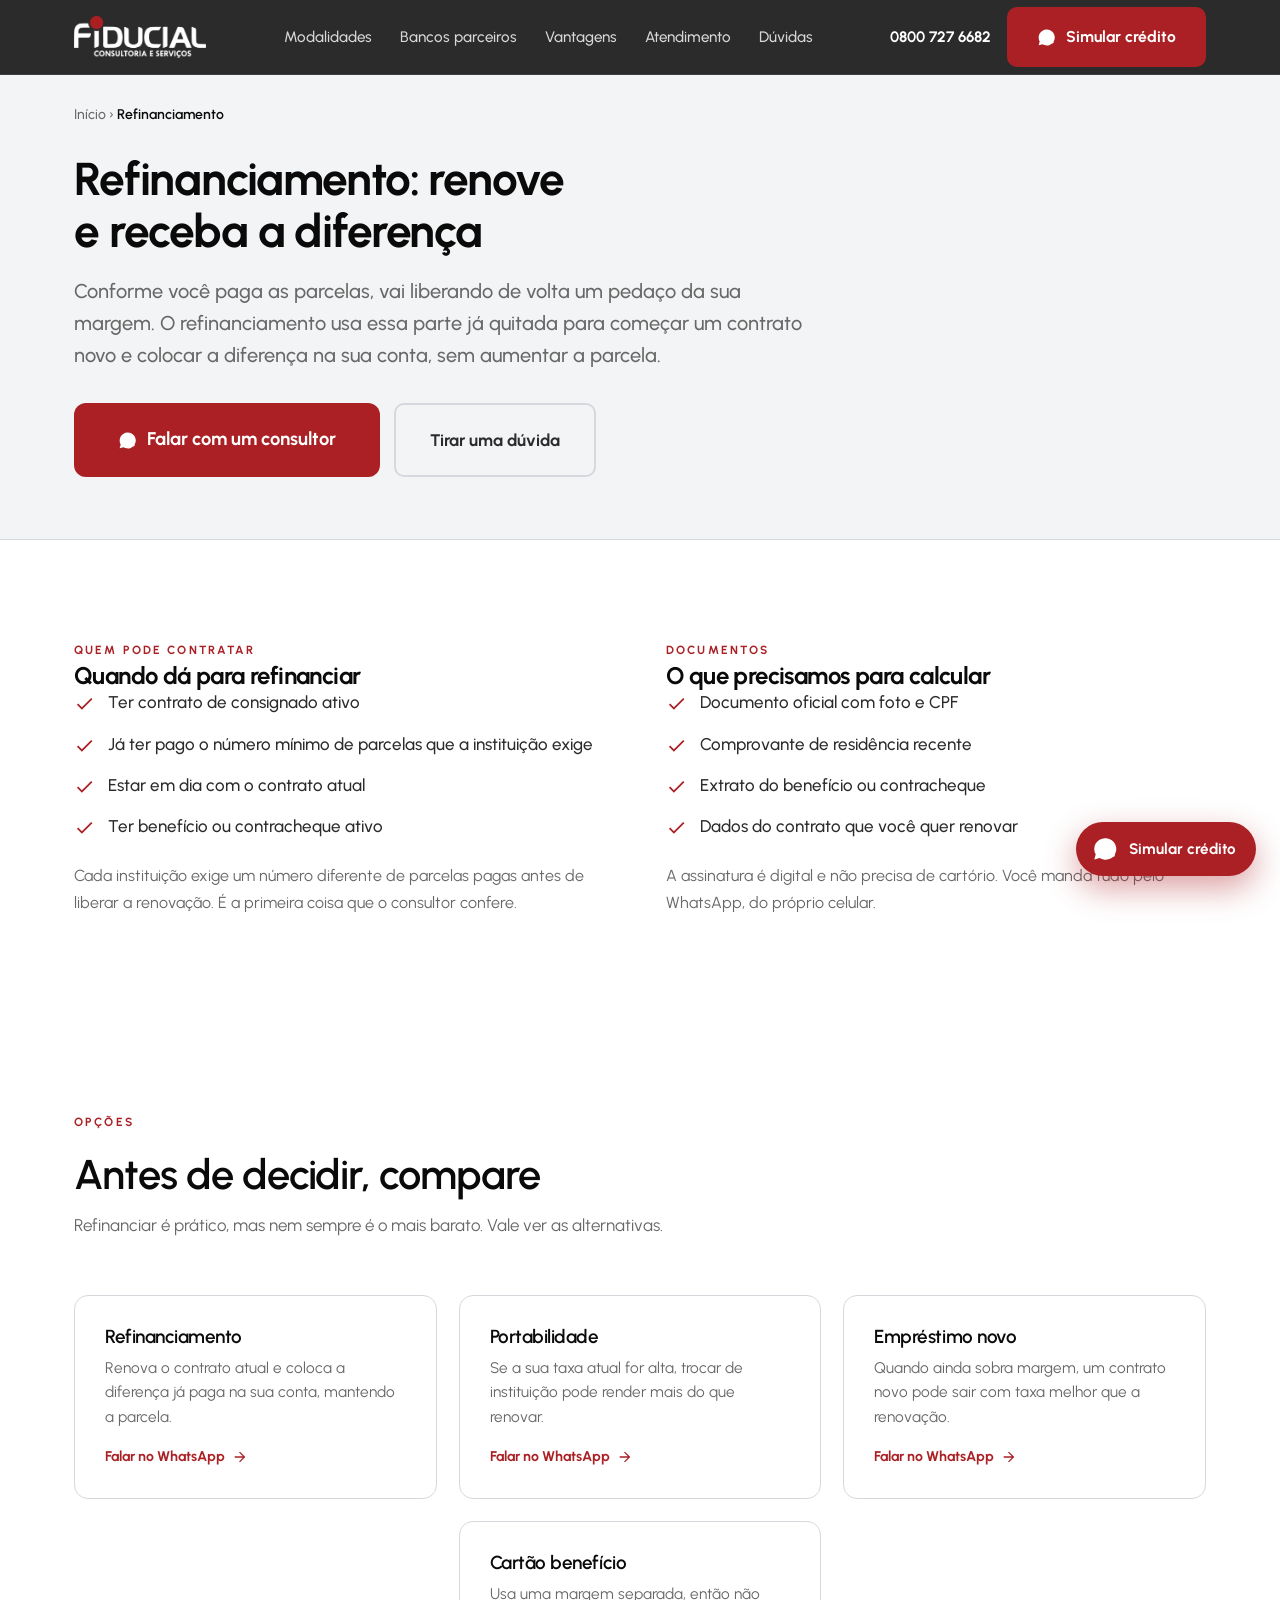
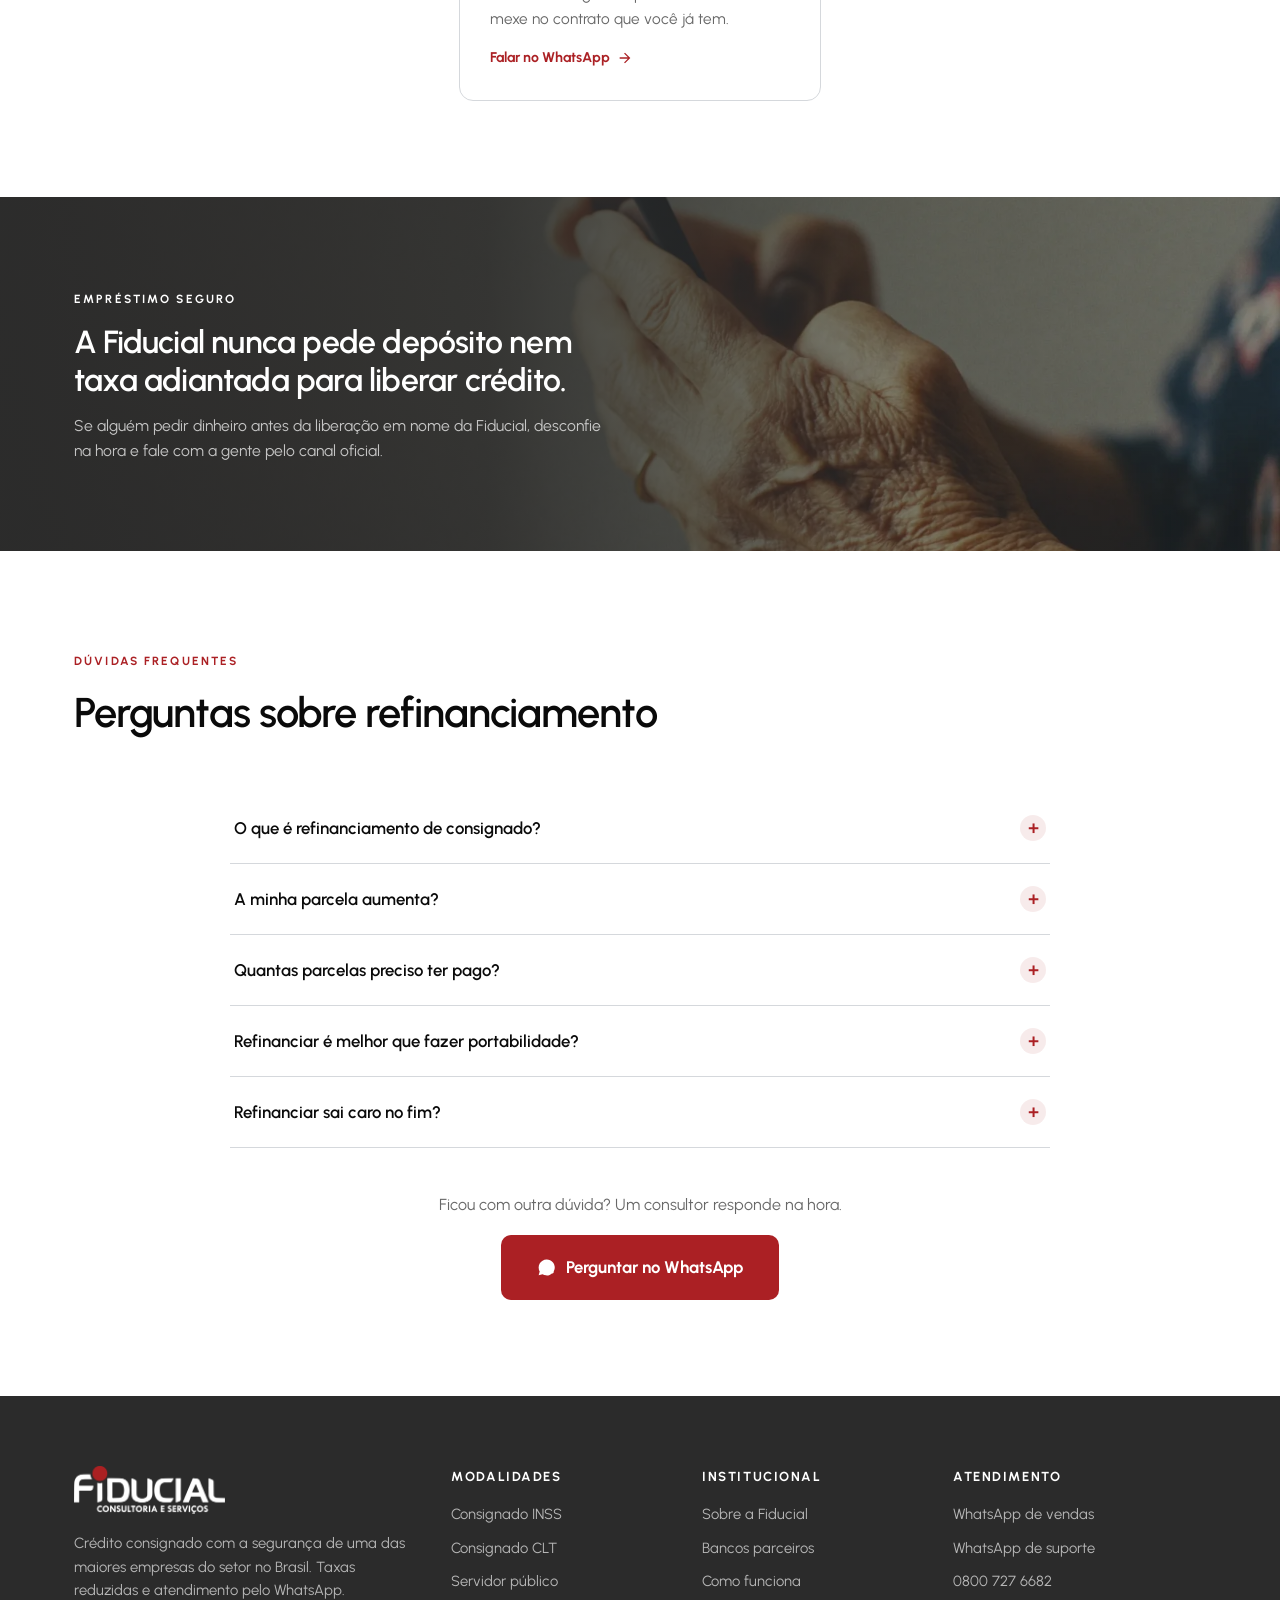
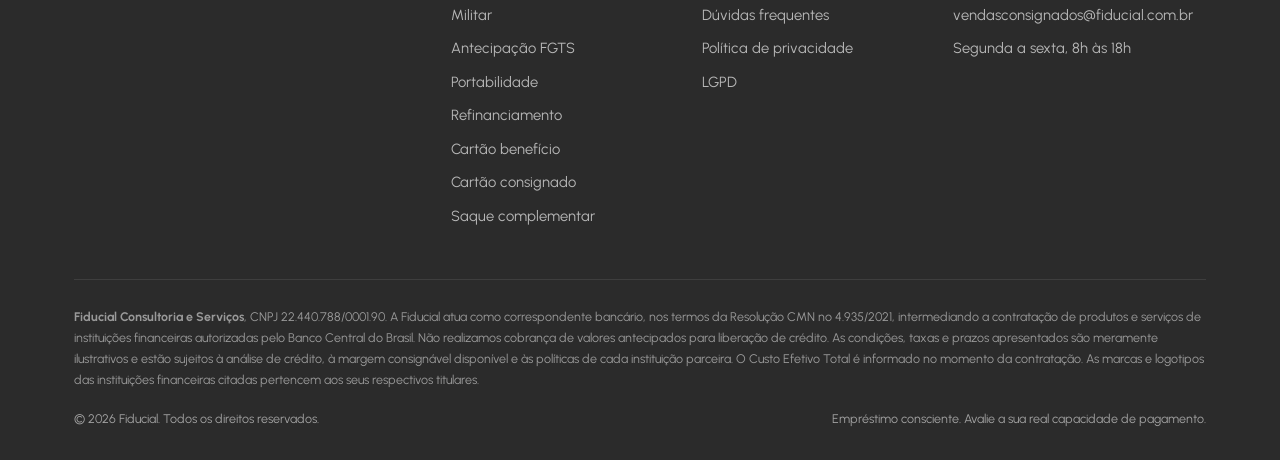
<file: refinanciamento-consignado.html>
<!DOCTYPE html>
<html lang="pt-BR">
<head>
<meta charset="UTF-8" />
<meta name="viewport" content="width=device-width, initial-scale=1.0" />
<title>Refinanciamento de Consignado: Renove e Receba a Diferença | Fiducial</title>
<meta name="description" content="Já pagou parte do seu consignado? Dá para renovar o contrato e receber a diferença em dinheiro. Simule e fale com um consultor pelo WhatsApp." />

<!-- Domínio próprio, apontado pela Fiducial TI no repositório em 10 de agosto
     de 2026. Antes disto as três linhas abaixo iam para o endereço da hospedagem. -->
<link rel="canonical" href="https://consignados.fiducial.com.br/refinanciamento-consignado.html" />
<meta property="og:url" content="https://consignados.fiducial.com.br/refinanciamento-consignado.html" />
<meta property="og:image" content="https://consignados.fiducial.com.br/previa.jpg" />

<meta property="og:type" content="website" />
<meta property="og:locale" content="pt_BR" />
<meta property="og:site_name" content="Fiducial Consultoria e Serviços" />
<meta property="og:title" content="Refinanciamento de consignado, renove e receba a diferença" />
<meta property="og:description" content="Depois de pagar parte das parcelas, dá para renovar o contrato e receber dinheiro na conta." />
<meta property="og:image:width" content="1200" />
<meta property="og:image:height" content="630" />
<meta property="og:image:alt" content="Crédito consignado Fiducial" />
<meta name="twitter:card" content="summary_large_image" />

<meta name="theme-color" content="#2b2b2b" />
<meta name="robots" content="index, follow, max-image-preview:large" />
<link rel="icon" href="favicon.ico" sizes="32x32" />
<link rel="icon" href="favicon-32.png" type="image/png" sizes="32x32" />
<link rel="icon" href="favicon-192.png" type="image/png" sizes="192x192" />
<link rel="apple-touch-icon" href="apple-touch-icon.png" />

<link rel="preload" href="fontes/urbanist-600.woff2" as="font" type="font/woff2" crossorigin />
<link rel="stylesheet" href="estilo.css" />

<!-- Dados estruturados desta página. O caminho serve para o Google mostrar
     Início > Refinanciamento no resultado, e as perguntas podem aparecer abertas
     na busca. -->
<script type="application/ld+json">
{
  "@context": "https://schema.org",
  "@graph": [
    {
      "@type": "BreadcrumbList",
      "itemListElement": [
        {
          "@type": "ListItem",
          "position": 1,
          "name": "Início",
          "item": "https://consignados.fiducial.com.br/"
        },
        {
          "@type": "ListItem",
          "position": 2,
          "name": "Refinanciamento"
        }
      ]
    },
    {
      "@type": "FAQPage",
      "mainEntity": [
        {
          "@type": "Question",
          "name": "O que é refinanciamento de consignado?",
          "acceptedAnswer": {
            "@type": "Answer",
            "text": "É renovar um contrato que você já tem. A parte que você já pagou volta a ficar disponível, e a instituição libera essa diferença em dinheiro na sua conta, começando um contrato novo no lugar do antigo."
          }
        },
        {
          "@type": "Question",
          "name": "A minha parcela aumenta?",
          "acceptedAnswer": {
            "@type": "Answer",
            "text": "Na maioria dos casos não, porque a ideia é justamente manter a parcela e esticar o prazo de novo. O que aumenta é o tempo até terminar de pagar."
          }
        },
        {
          "@type": "Question",
          "name": "Quantas parcelas preciso ter pago?",
          "acceptedAnswer": {
            "@type": "Answer",
            "text": "Depende da instituição. Cada uma define o próprio mínimo, e é a primeira coisa que verificamos antes de apresentar qualquer valor."
          }
        },
        {
          "@type": "Question",
          "name": "Refinanciar é melhor que fazer portabilidade?",
          "acceptedAnswer": {
            "@type": "Answer",
            "text": "Depende da sua taxa atual. Se ela for alta, a portabilidade tende a render mais. Se já for baixa, a renovação costuma ser mais prática. Fazemos as duas contas e mostramos a diferença."
          }
        },
        {
          "@type": "Question",
          "name": "Refinanciar sai caro no fim?",
          "acceptedAnswer": {
            "@type": "Answer",
            "text": "Como o prazo volta a esticar, o total de juros pago ao longo do contrato aumenta. Em troca você recebe dinheiro agora sem mexer no valor da parcela. Vale olhar os dois lados antes de decidir."
          }
        }
      ]
    }
  ]
}
</script>
</head>
<body>

<!-- ================= HEADER ================= -->
<header>
  <div class="wrap nav">
    <a href="index.html" class="logo"><img decoding="async" width="620" height="197" src="fiducial-logo-claro.png" alt="Fiducial Consultoria e Serviços" /></a>
    <ul class="nav-links" id="nav-links">
      <li><a href="index.html#modalidades">Modalidades</a></li>
      <li><a href="index.html#bancos">Bancos parceiros</a></li>
      <li><a href="index.html#vantagens">Vantagens</a></li>
      <li><a href="index.html#atendimento">Atendimento</a></li>
      <li><a href="#duvidas">Dúvidas</a></li>
    </ul>
    <div class="nav-right">
      <span class="nav-phone">0800 727 6682</span>
      <a class="btn btn-red" data-wa data-origem="refinanciamento-cabecalho" data-msg="Olá! Quero refinanciar o meu consignado e receber a diferença.">
        <svg viewBox="0 0 24 24"><path d="M17.5 14.4c-.3-.2-1.7-.9-2-1-.3-.1-.5-.1-.6.2s-.7.9-.9 1.1c-.2.2-.3.2-.6.1-1.7-.9-2.9-1.6-4-3.6-.3-.5.3-.5.8-1.5.1-.2 0-.4 0-.5s-.6-1.5-.9-2c-.2-.5-.4-.5-.6-.5h-.5c-.2 0-.5.1-.7.3-.9.9-1.1 2-.7 3.3.4 1.4 1.3 2.7 1.5 2.9.2.2 2.6 4 6.3 5.5 2.3 1 3.2 1.1 4.4.9.7-.1 1.7-.7 2-1.4.2-.7.2-1.3.2-1.4-.1-.1-.3-.2-.6-.4M12 2a10 10 0 0 0-8.6 15l-1.3 4.7L7 20.4A10 10 0 1 0 12 2"/></svg>
        Simular crédito
      </a>
      <button class="nav-abrir" type="button" aria-expanded="false" aria-controls="nav-links" aria-label="Abrir menu de seções">
        <span></span><span></span><span></span>
      </button>
    </div>
  </div>
</header>

<!-- ================= TOPO DA MODALIDADE ================= -->
<section class="mod-hero">
  <div class="wrap">
    <nav class="crumb" aria-label="Você está aqui">
      <a href="index.html">Início</a> &rsaquo; <b>Refinanciamento</b>
    </nav>
    <h1>Refinanciamento: <span class="hl">renove e receba a diferença</span></h1>
    <p class="lead">Conforme você paga as parcelas, vai liberando de volta um pedaço da sua margem. O refinanciamento usa essa parte já quitada para começar um contrato novo e colocar a diferença na sua conta, sem aumentar a parcela.</p>
    <div class="mod-cta">
      <a class="btn btn-red btn-simular" data-wa data-origem="refinanciamento-topo" data-msg="Olá! Quero refinanciar o meu consignado e receber a diferença.">
        <svg viewBox="0 0 24 24"><path d="M17.5 14.4c-.3-.2-1.7-.9-2-1-.3-.1-.5-.1-.6.2s-.7.9-.9 1.1c-.2.2-.3.2-.6.1-1.7-.9-2.9-1.6-4-3.6-.3-.5.3-.5.8-1.5.1-.2 0-.4 0-.5s-.6-1.5-.9-2c-.2-.5-.4-.5-.6-.5h-.5c-.2 0-.5.1-.7.3-.9.9-1.1 2-.7 3.3.4 1.4 1.3 2.7 1.5 2.9.2.2 2.6 4 6.3 5.5 2.3 1 3.2 1.1 4.4.9.7-.1 1.7-.7 2-1.4.2-.7.2-1.3.2-1.4-.1-.1-.3-.2-.6-.4M12 2a10 10 0 0 0-8.6 15l-1.3 4.7L7 20.4A10 10 0 1 0 12 2"/></svg>
        Falar com um consultor
      </a>
      <a class="btn btn-ghost btn-lg" href="#duvidas">Tirar uma d&#250;vida</a>
    </div>
  </div>
</section>

<!-- ================= QUEM PODE E DOCUMENTOS ================= -->
<section class="section">
  <div class="wrap duas">
    <div>
      <span class="eyebrow">Quem pode contratar</span>
      <h2>Quando dá para refinanciar</h2>
      <ul class="lista-req">
        <li><svg viewBox="0 0 24 24"><path d="M9 16.2 4.8 12l-1.4 1.4L9 19 21 7l-1.4-1.4z"/></svg><span>Ter contrato de consignado ativo</span></li>
        <li><svg viewBox="0 0 24 24"><path d="M9 16.2 4.8 12l-1.4 1.4L9 19 21 7l-1.4-1.4z"/></svg><span>Já ter pago o número mínimo de parcelas que a instituição exige</span></li>
        <li><svg viewBox="0 0 24 24"><path d="M9 16.2 4.8 12l-1.4 1.4L9 19 21 7l-1.4-1.4z"/></svg><span>Estar em dia com o contrato atual</span></li>
        <li><svg viewBox="0 0 24 24"><path d="M9 16.2 4.8 12l-1.4 1.4L9 19 21 7l-1.4-1.4z"/></svg><span>Ter benefício ou contracheque ativo</span></li>
      </ul>
      <p style="color:var(--grey);margin-top:22px;line-height:1.7">Cada instituição exige um número diferente de parcelas pagas antes de liberar a renovação. É a primeira coisa que o consultor confere.</p>
    </div>
    <div>
      <span class="eyebrow">Documentos</span>
      <h2>O que precisamos para calcular</h2>
      <ul class="lista-req">
        <li><svg viewBox="0 0 24 24"><path d="M9 16.2 4.8 12l-1.4 1.4L9 19 21 7l-1.4-1.4z"/></svg><span>Documento oficial com foto e CPF</span></li>
        <li><svg viewBox="0 0 24 24"><path d="M9 16.2 4.8 12l-1.4 1.4L9 19 21 7l-1.4-1.4z"/></svg><span>Comprovante de residência recente</span></li>
        <li><svg viewBox="0 0 24 24"><path d="M9 16.2 4.8 12l-1.4 1.4L9 19 21 7l-1.4-1.4z"/></svg><span>Extrato do benefício ou contracheque</span></li>
        <li><svg viewBox="0 0 24 24"><path d="M9 16.2 4.8 12l-1.4 1.4L9 19 21 7l-1.4-1.4z"/></svg><span>Dados do contrato que você quer renovar</span></li>
      </ul>
      <p style="color:var(--grey);margin-top:22px;line-height:1.7">A assinatura é digital e não precisa de cartório. Você manda tudo pelo WhatsApp, do próprio celular.</p>
    </div>
  </div>
</section>

<!-- ================= OPÇÕES ================= -->
<section class="section">
  <div class="wrap">
    <div class="section-head">
      <span class="eyebrow">Opções</span>
      <h2>Antes de decidir, compare</h2>
      <p>Refinanciar é prático, mas nem sempre é o mais barato. Vale ver as alternativas.</p>
    </div>
    <div class="cards">
      <a class="card" data-wa data-origem="refinanciamento-card1" data-msg="Olá! Quero refinanciar o meu consignado.">
        <h3>Refinanciamento</h3>
        <p>Renova o contrato atual e coloca a diferença já paga na sua conta, mantendo a parcela.</p>
        <span class="go">Falar no WhatsApp <svg viewBox="0 0 24 24"><path d="M12 4l8 8-8 8-1.4-1.4 5.6-5.6H4v-2h12.2l-5.6-5.6z"/></svg></span>
      </a>
      <a class="card" data-wa data-origem="refinanciamento-card2" data-msg="Olá! Quero comparar portabilidade e refinanciamento do meu consignado.">
        <h3>Portabilidade</h3>
        <p>Se a sua taxa atual for alta, trocar de instituição pode render mais do que renovar.</p>
        <span class="go">Falar no WhatsApp <svg viewBox="0 0 24 24"><path d="M12 4l8 8-8 8-1.4-1.4 5.6-5.6H4v-2h12.2l-5.6-5.6z"/></svg></span>
      </a>
      <a class="card" data-wa data-origem="refinanciamento-card3" data-msg="Olá! Quero saber se compensa um consignado novo em vez de refinanciar.">
        <h3>Empréstimo novo</h3>
        <p>Quando ainda sobra margem, um contrato novo pode sair com taxa melhor que a renovação.</p>
        <span class="go">Falar no WhatsApp <svg viewBox="0 0 24 24"><path d="M12 4l8 8-8 8-1.4-1.4 5.6-5.6H4v-2h12.2l-5.6-5.6z"/></svg></span>
      </a>
      <a class="card" data-wa data-origem="refinanciamento-card4" data-msg="Olá! Quero saber sobre o cartão benefício.">
        <h3>Cartão benefício</h3>
        <p>Usa uma margem separada, então não mexe no contrato que você já tem.</p>
        <span class="go">Falar no WhatsApp <svg viewBox="0 0 24 24"><path d="M12 4l8 8-8 8-1.4-1.4 5.6-5.6H4v-2h12.2l-5.6-5.6z"/></svg></span>
      </a>
    </div>
  </div>
</section>

<!-- ================= AVISO DE GOLPE ================= -->
<section class="quebra">
  <div class="wrap">
    <div class="quebra-texto">
      <span class="eyebrow">Empr&#233;stimo seguro</span>
    <h2>A Fiducial nunca pede depósito nem taxa adiantada para liberar crédito.</h2>
    <p>Se alguém pedir dinheiro antes da liberação em nome da Fiducial, desconfie na hora e fale com a gente pelo canal oficial.</p>
      </div>
  </div>
</section>

<!-- ================= DÚVIDAS ================= -->
<section class="section" id="duvidas">
  <div class="wrap">
    <div class="section-head">
      <span class="eyebrow">Dúvidas frequentes</span>
      <h2>Perguntas sobre refinanciamento</h2>
    </div>
    <div class="faq">
      <div class="acc">
        <button>O que é refinanciamento de consignado?<span class="plus">+</span></button>
        <div class="ans"><p>É renovar um contrato que você já tem. A parte que você já pagou volta a ficar disponível, e a instituição libera essa diferença em dinheiro na sua conta, começando um contrato novo no lugar do antigo.</p></div>
      </div>
      <div class="acc">
        <button>A minha parcela aumenta?<span class="plus">+</span></button>
        <div class="ans"><p>Na maioria dos casos não, porque a ideia é justamente manter a parcela e esticar o prazo de novo. O que aumenta é o tempo até terminar de pagar.</p></div>
      </div>
      <div class="acc">
        <button>Quantas parcelas preciso ter pago?<span class="plus">+</span></button>
        <div class="ans"><p>Depende da instituição. Cada uma define o próprio mínimo, e é a primeira coisa que verificamos antes de apresentar qualquer valor.</p></div>
      </div>
      <div class="acc">
        <button>Refinanciar é melhor que fazer portabilidade?<span class="plus">+</span></button>
        <div class="ans"><p>Depende da sua taxa atual. Se ela for alta, a portabilidade tende a render mais. Se já for baixa, a renovação costuma ser mais prática. Fazemos as duas contas e mostramos a diferença.</p></div>
      </div>
      <div class="acc">
        <button>Refinanciar sai caro no fim?<span class="plus">+</span></button>
        <div class="ans"><p>Como o prazo volta a esticar, o total de juros pago ao longo do contrato aumenta. Em troca você recebe dinheiro agora sem mexer no valor da parcela. Vale olhar os dois lados antes de decidir.</p></div>
      </div>
    </div>
    <div style="text-align:center;margin-top:44px">
      <p style="color:var(--grey);margin-bottom:18px">Ficou com outra dúvida? Um consultor responde na hora.</p>
      <a class="btn btn-red btn-lg" data-wa data-origem="refinanciamento-duvidas" data-msg="Olá! Tenho uma dúvida sobre refinanciamento.">
        <svg viewBox="0 0 24 24"><path d="M17.5 14.4c-.3-.2-1.7-.9-2-1-.3-.1-.5-.1-.6.2s-.7.9-.9 1.1c-.2.2-.3.2-.6.1-1.7-.9-2.9-1.6-4-3.6-.3-.5.3-.5.8-1.5.1-.2 0-.4 0-.5s-.6-1.5-.9-2c-.2-.5-.4-.5-.6-.5h-.5c-.2 0-.5.1-.7.3-.9.9-1.1 2-.7 3.3.4 1.4 1.3 2.7 1.5 2.9.2.2 2.6 4 6.3 5.5 2.3 1 3.2 1.1 4.4.9.7-.1 1.7-.7 2-1.4.2-.7.2-1.3.2-1.4-.1-.1-.3-.2-.6-.4M12 2a10 10 0 0 0-8.6 15l-1.3 4.7L7 20.4A10 10 0 1 0 12 2"/></svg>
        Perguntar no WhatsApp
      </a>
    </div>
  </div>
</section>

<!-- ================= RODAPÉ ================= -->
<footer>
  <div class="wrap">
    <div class="foot-grid">
      <div class="foot-col">
        <div class="logo"><img decoding="async" width="620" height="197" src="fiducial-logo-claro.png" alt="Fiducial Consultoria e Serviços" /></div>
        <p>Crédito consignado com a segurança de uma das maiores empresas do setor no Brasil. Taxas reduzidas e atendimento pelo WhatsApp.</p>
      </div>
      <div class="foot-col">
        <h5>Modalidades</h5>
        <a href="consignado-inss.html">Consignado INSS</a>
        <a href="consignado-clt.html">Consignado CLT</a>
        <a href="consignado-servidor-publico.html">Servidor p&uacute;blico</a>
        <a href="consignado-militar.html">Militar</a>
        <a href="antecipacao-fgts.html">Antecipação FGTS</a>
        <a href="portabilidade-consignado.html">Portabilidade</a>
        <a href="refinanciamento-consignado.html">Refinanciamento</a>
        <a href="cartao-beneficio.html">Cart&atilde;o benef&iacute;cio</a>
        <a href="cartao-consignado.html">Cart&atilde;o consignado</a>
        <a href="saque-complementar.html">Saque complementar</a>
      </div>
      <div class="foot-col">
        <h5>Institucional</h5>
        <a href="index.html#vantagens">Sobre a Fiducial</a>
        <a href="index.html#bancos">Bancos parceiros</a>
        <a href="index.html#como">Como funciona</a>
        <a href="index.html#duvidas">Dúvidas frequentes</a>
        <a href="https://fiducial.com.br/storage/2025/07/Politica-de-Privacidade-1.pdf" target="_blank" rel="noopener">Política de privacidade</a>
        <a href="https://fiducial.com.br/lgpd/" target="_blank" rel="noopener">LGPD</a>
      </div>
      <div class="foot-col">
        <h5>Atendimento</h5>
        <a data-wa data-origem="refinanciamento-rodape-vendas" data-msg="Olá! Quero falar com o time de vendas.">WhatsApp de vendas</a>
        <a data-wa data-origem="refinanciamento-rodape-suporte" data-msg="Olá! Já sou cliente e preciso de suporte.">WhatsApp de suporte</a>
        <p>0800 727 6682</p>
        <p>vendasconsignados@fiducial.com.br</p>
        <p>Segunda a sexta, 8h às 18h</p>
      </div>
    </div>
    <div class="foot-legal">
      <p><strong>Fiducial Consultoria e Serviços</strong>, CNPJ 22.440.788/0001.90. A Fiducial atua como correspondente bancário, nos termos da Resolução CMN nº 4.935/2021, intermediando a contratação de produtos e serviços de instituições financeiras autorizadas pelo Banco Central do Brasil. Não realizamos cobrança de valores antecipados para liberação de crédito. As condições, taxas e prazos apresentados são meramente ilustrativos e estão sujeitos à análise de crédito, à margem consignável disponível e às políticas de cada instituição parceira. O Custo Efetivo Total é informado no momento da contratação. As marcas e logotipos das instituições financeiras citadas pertencem aos seus respectivos titulares.</p>
      <div class="bar">
        <span>© 2026 Fiducial. Todos os direitos reservados.</span>
        <span>Empréstimo consciente. Avalie a sua real capacidade de pagamento.</span>
      </div>
    </div>
  </div>
</footer>

<!-- ================= WHATSAPP FLUTUANTE ================= -->
<a class="wa-float" data-wa data-origem="refinanciamento-botao-flutuante" data-msg="Olá! Quero refinanciar o meu consignado e receber a diferença." aria-label="Falar no WhatsApp">
  <svg viewBox="0 0 24 24"><path d="M17.5 14.4c-.3-.2-1.7-.9-2-1-.3-.1-.5-.1-.6.2s-.7.9-.9 1.1c-.2.2-.3.2-.6.1-1.7-.9-2.9-1.6-4-3.6-.3-.5.3-.5.8-1.5.1-.2 0-.4 0-.5s-.6-1.5-.9-2c-.2-.5-.4-.5-.6-.5h-.5c-.2 0-.5.1-.7.3-.9.9-1.1 2-.7 3.3.4 1.4 1.3 2.7 1.5 2.9.2.2 2.6 4 6.3 5.5 2.3 1 3.2 1.1 4.4.9.7-.1 1.7-.7 2-1.4.2-.7.2-1.3.2-1.4-.1-.1-.3-.2-.6-.4M12 2a10 10 0 0 0-8.6 15l-1.3 4.7L7 20.4A10 10 0 1 0 12 2"/></svg>
  <span>Simular crédito</span>
</a>

<script src="script.js"></script>
<!-- Esta pagina nao tem simulador, entao o simulador.js nao e carregado.
     Se um dia entrar um <div data-simulador="..."> aqui, a linha do script
     precisa voltar junto, senao o bloco fica vazio e sem aviso nenhum. -->
</body>
</html>
</file>
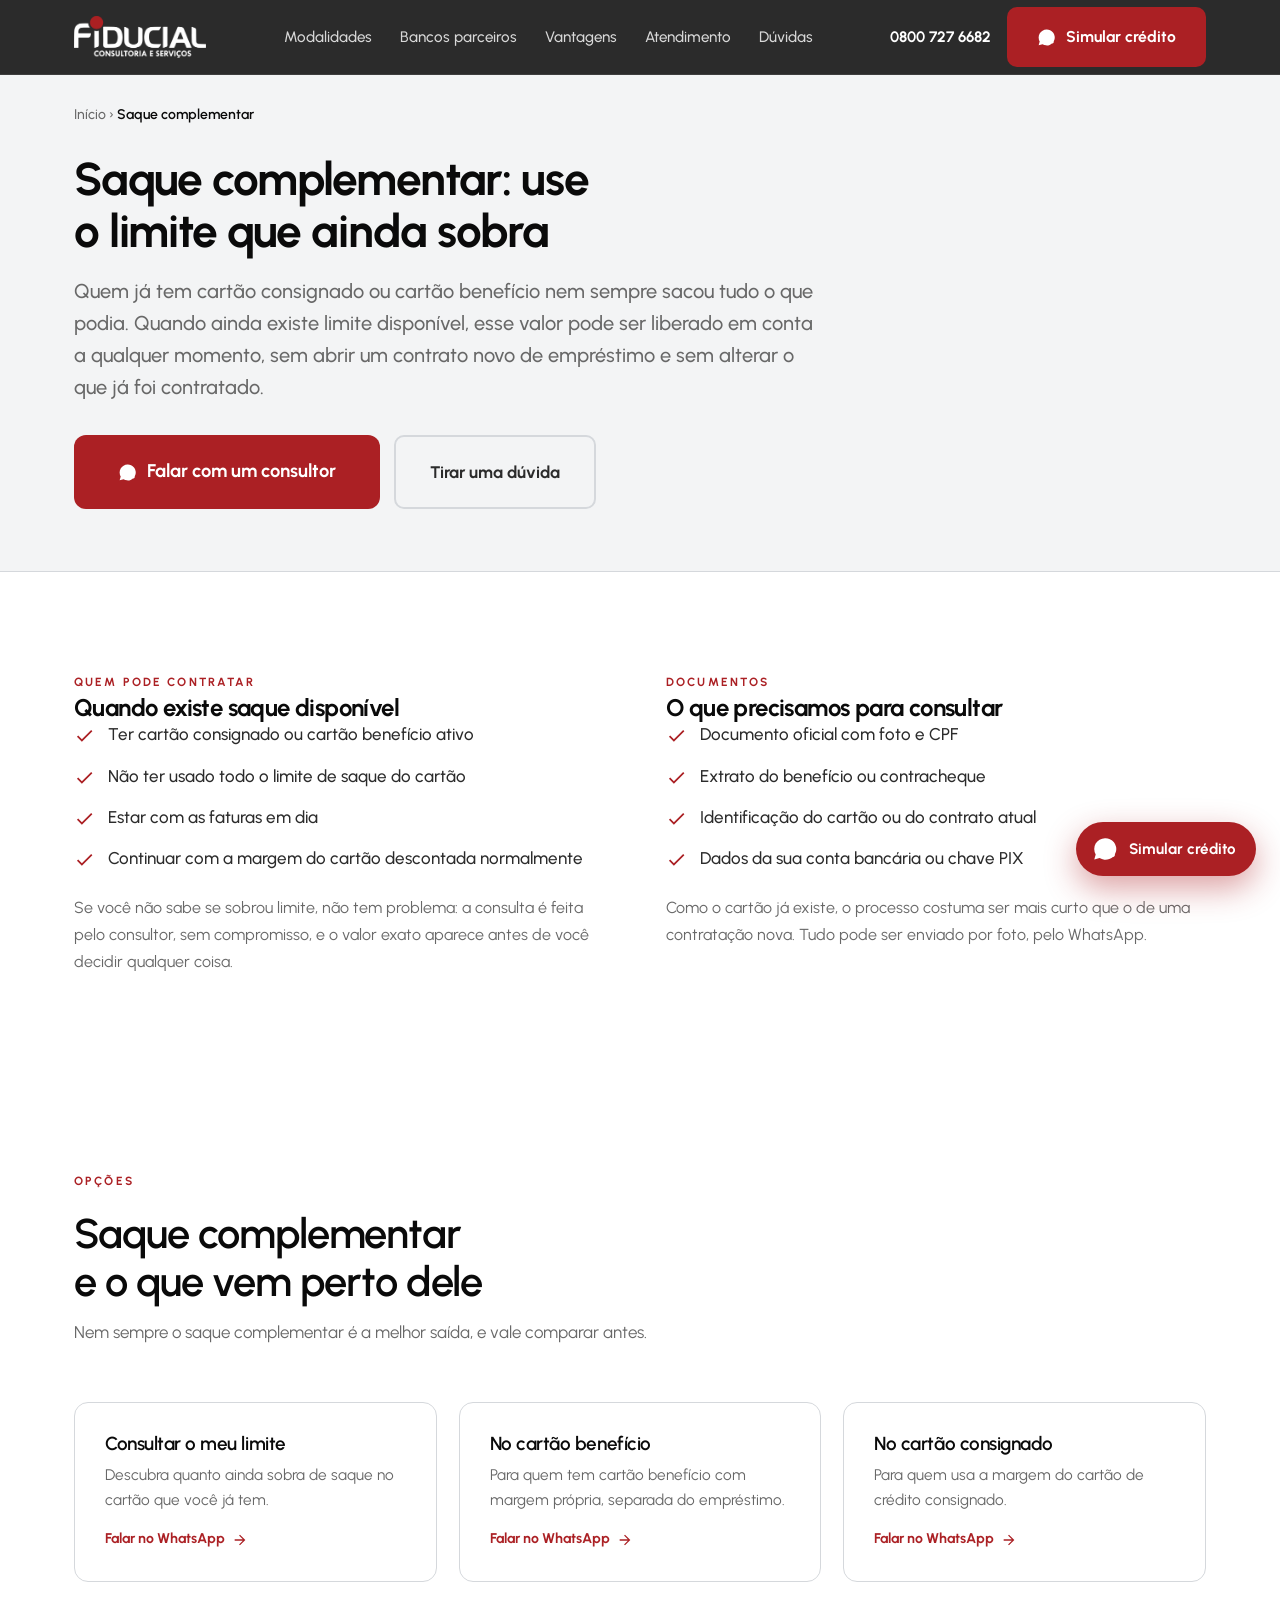
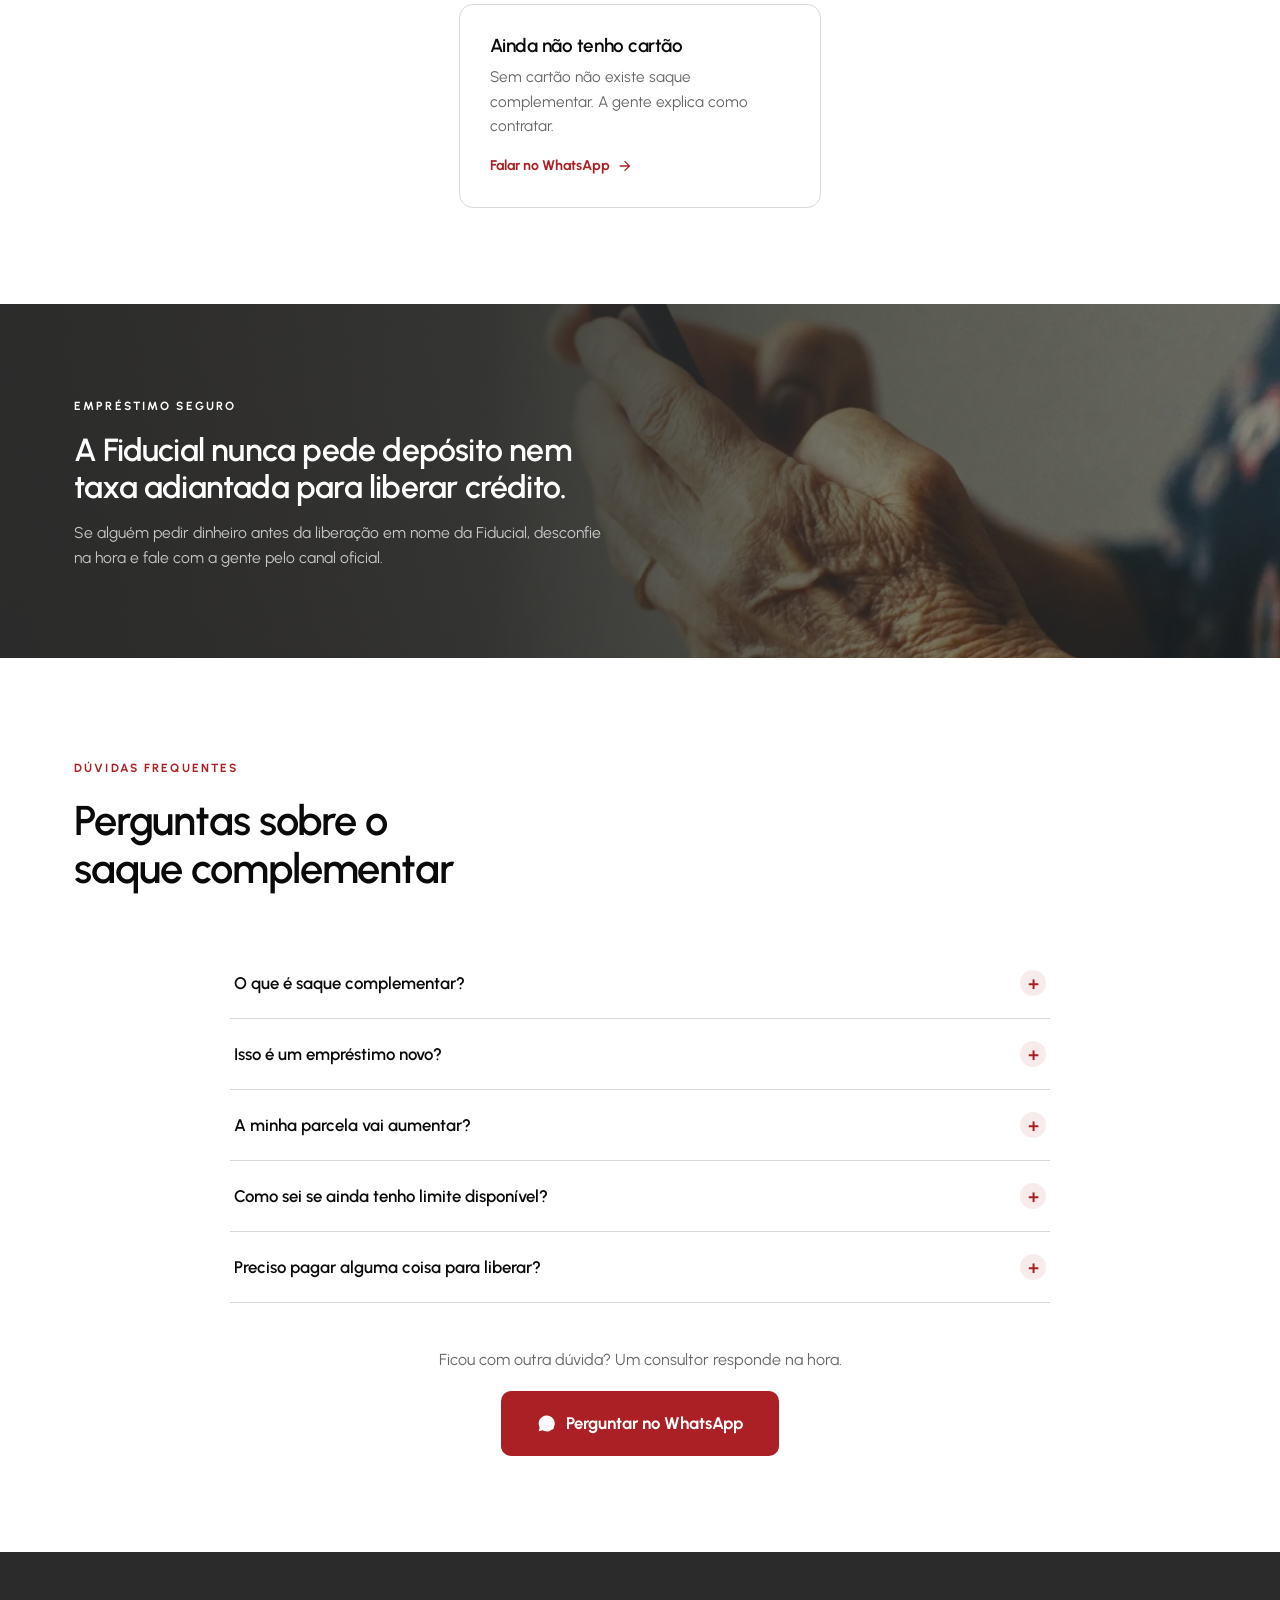
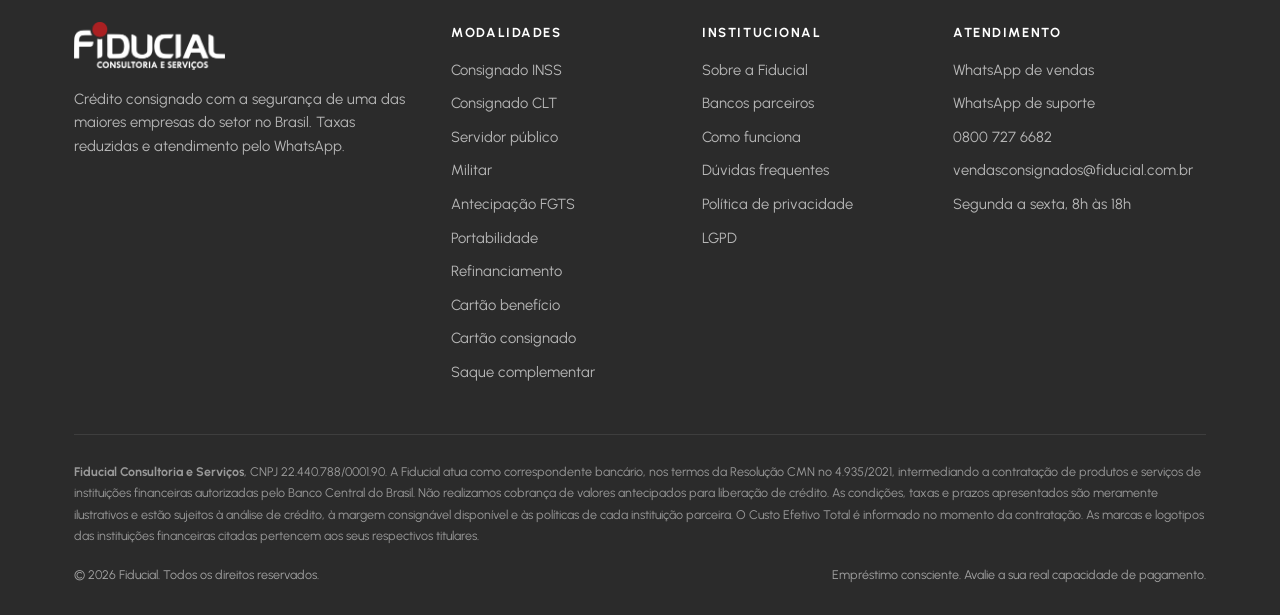
<file: saque-complementar.html>
<!DOCTYPE html>
<html lang="pt-BR">
<head>
<meta charset="UTF-8" />
<meta name="viewport" content="width=device-width, initial-scale=1.0" />
<title>Saque Complementar do Cartão Consignado e Benefício | Fiducial</title>
<meta name="description" content="Já tem cartão consignado ou cartão benefício e não usou todo o limite de saque? Receba a diferença em conta, sem abrir contrato novo. Consulte pelo WhatsApp." />

<!-- Domínio próprio, apontado pela Fiducial TI no repositório em 10 de agosto
     de 2026. Antes disto as três linhas abaixo iam para o endereço da hospedagem. -->
<link rel="canonical" href="https://consignados.fiducial.com.br/saque-complementar.html" />
<meta property="og:url" content="https://consignados.fiducial.com.br/saque-complementar.html" />
<meta property="og:image" content="https://consignados.fiducial.com.br/previa.jpg" />

<meta property="og:type" content="website" />
<meta property="og:locale" content="pt_BR" />
<meta property="og:site_name" content="Fiducial Consultoria e Serviços" />
<meta property="og:title" content="Saque complementar, use o limite que ainda sobra" />
<meta property="og:description" content="Sem contrato novo e sem mexer na parcela que você já paga. Consulta pelo WhatsApp." />
<meta property="og:image:width" content="1200" />
<meta property="og:image:height" content="630" />
<meta property="og:image:alt" content="Crédito consignado Fiducial" />
<meta name="twitter:card" content="summary_large_image" />

<meta name="theme-color" content="#2b2b2b" />
<meta name="robots" content="index, follow, max-image-preview:large" />
<link rel="icon" href="favicon.ico" sizes="32x32" />
<link rel="icon" href="favicon-32.png" type="image/png" sizes="32x32" />
<link rel="icon" href="favicon-192.png" type="image/png" sizes="192x192" />
<link rel="apple-touch-icon" href="apple-touch-icon.png" />

<link rel="preload" href="fontes/urbanist-600.woff2" as="font" type="font/woff2" crossorigin />
<link rel="stylesheet" href="estilo.css" />

<!-- Dados estruturados desta página. O caminho serve para o Google mostrar
     Início > Saque complementar no resultado, e as perguntas podem aparecer abertas
     na busca. -->
<script type="application/ld+json">
{
  "@context": "https://schema.org",
  "@graph": [
    {
      "@type": "BreadcrumbList",
      "itemListElement": [
        {
          "@type": "ListItem",
          "position": 1,
          "name": "Início",
          "item": "https://consignados.fiducial.com.br/"
        },
        {
          "@type": "ListItem",
          "position": 2,
          "name": "Saque complementar"
        }
      ]
    },
    {
      "@type": "FAQPage",
      "mainEntity": [
        {
          "@type": "Question",
          "name": "O que é saque complementar?",
          "acceptedAnswer": {
            "@type": "Answer",
            "text": "É o saque do limite que sobrou no seu cartão consignado ou benefício. Quando você contratou, pode não ter sacado o valor total disponível. Essa diferença continua sua e pode ser liberada em conta depois, sem abrir contrato novo."
          }
        },
        {
          "@type": "Question",
          "name": "Isso é um empréstimo novo?",
          "acceptedAnswer": {
            "@type": "Answer",
            "text": "Não. O contrato é o mesmo que já existe, e o saque usa o limite dele. Por isso o processo costuma ser mais rápido do que o de uma contratação nova."
          }
        },
        {
          "@type": "Question",
          "name": "A minha parcela vai aumentar?",
          "acceptedAnswer": {
            "@type": "Answer",
            "text": "O saque complementar entra na fatura do cartão, que já é descontada da sua folha ou do seu benefício. O efeito no valor descontado depende do quanto você sacar, e o consultor mostra esse número antes de você assinar."
          }
        },
        {
          "@type": "Question",
          "name": "Como sei se ainda tenho limite disponível?",
          "acceptedAnswer": {
            "@type": "Answer",
            "text": "A consulta é feita pelo consultor, com o seu CPF e o extrato do benefício ou contracheque. Não custa nada e não gera compromisso nenhum."
          }
        },
        {
          "@type": "Question",
          "name": "Preciso pagar alguma coisa para liberar?",
          "acceptedAnswer": {
            "@type": "Answer",
            "text": "Não. A Fiducial nunca pede depósito ou taxa adiantada para liberar crédito. Qualquer pedido nesse sentido em nome da empresa é golpe e deve ser denunciado pelo canal oficial."
          }
        }
      ]
    }
  ]
}
</script>
</head>
<body>

<!-- ================= HEADER ================= -->
<header>
  <div class="wrap nav">
    <a href="index.html" class="logo"><img decoding="async" width="620" height="197" src="fiducial-logo-claro.png" alt="Fiducial Consultoria e Serviços" /></a>
    <ul class="nav-links" id="nav-links">
      <li><a href="index.html#modalidades">Modalidades</a></li>
      <li><a href="index.html#bancos">Bancos parceiros</a></li>
      <li><a href="index.html#vantagens">Vantagens</a></li>
      <li><a href="index.html#atendimento">Atendimento</a></li>
      <li><a href="#duvidas">Dúvidas</a></li>
    </ul>
    <div class="nav-right">
      <span class="nav-phone">0800 727 6682</span>
      <a class="btn btn-red" data-wa data-origem="saque-complementar-cabecalho" data-msg="Olá! Quero saber se tenho saque complementar disponível no meu cartão.">
        <svg viewBox="0 0 24 24"><path d="M17.5 14.4c-.3-.2-1.7-.9-2-1-.3-.1-.5-.1-.6.2s-.7.9-.9 1.1c-.2.2-.3.2-.6.1-1.7-.9-2.9-1.6-4-3.6-.3-.5.3-.5.8-1.5.1-.2 0-.4 0-.5s-.6-1.5-.9-2c-.2-.5-.4-.5-.6-.5h-.5c-.2 0-.5.1-.7.3-.9.9-1.1 2-.7 3.3.4 1.4 1.3 2.7 1.5 2.9.2.2 2.6 4 6.3 5.5 2.3 1 3.2 1.1 4.4.9.7-.1 1.7-.7 2-1.4.2-.7.2-1.3.2-1.4-.1-.1-.3-.2-.6-.4M12 2a10 10 0 0 0-8.6 15l-1.3 4.7L7 20.4A10 10 0 1 0 12 2"/></svg>
        Simular crédito
      </a>
      <button class="nav-abrir" type="button" aria-expanded="false" aria-controls="nav-links" aria-label="Abrir menu de seções">
        <span></span><span></span><span></span>
      </button>
    </div>
  </div>
</header>

<!-- ================= TOPO DA MODALIDADE ================= -->
<section class="mod-hero">
  <div class="wrap">
    <nav class="crumb" aria-label="Você está aqui">
      <a href="index.html">Início</a> &rsaquo; <b>Saque complementar</b>
    </nav>
    <h1>Saque complementar: <span class="hl">use o limite que ainda sobra</span></h1>
    <p class="lead">Quem já tem cartão consignado ou cartão benefício nem sempre sacou tudo o que podia. Quando ainda existe limite disponível, esse valor pode ser liberado em conta a qualquer momento, sem abrir um contrato novo de empréstimo e sem alterar o que já foi contratado.</p>
    <div class="mod-cta">
      <a class="btn btn-red btn-simular" data-wa data-origem="saque-complementar-topo" data-msg="Olá! Quero saber se tenho saque complementar disponível no meu cartão.">
        <svg viewBox="0 0 24 24"><path d="M17.5 14.4c-.3-.2-1.7-.9-2-1-.3-.1-.5-.1-.6.2s-.7.9-.9 1.1c-.2.2-.3.2-.6.1-1.7-.9-2.9-1.6-4-3.6-.3-.5.3-.5.8-1.5.1-.2 0-.4 0-.5s-.6-1.5-.9-2c-.2-.5-.4-.5-.6-.5h-.5c-.2 0-.5.1-.7.3-.9.9-1.1 2-.7 3.3.4 1.4 1.3 2.7 1.5 2.9.2.2 2.6 4 6.3 5.5 2.3 1 3.2 1.1 4.4.9.7-.1 1.7-.7 2-1.4.2-.7.2-1.3.2-1.4-.1-.1-.3-.2-.6-.4M12 2a10 10 0 0 0-8.6 15l-1.3 4.7L7 20.4A10 10 0 1 0 12 2"/></svg>
        Falar com um consultor
      </a>
      <a class="btn btn-ghost btn-lg" href="#duvidas">Tirar uma d&#250;vida</a>
    </div>
  </div>
</section>

<!-- ================= QUEM PODE E DOCUMENTOS ================= -->
<section class="section">
  <div class="wrap duas">
    <div>
      <span class="eyebrow">Quem pode contratar</span>
      <h2>Quando existe saque disponível</h2>
      <ul class="lista-req">
        <li><svg viewBox="0 0 24 24"><path d="M9 16.2 4.8 12l-1.4 1.4L9 19 21 7l-1.4-1.4z"/></svg><span>Ter cartão consignado ou cartão benefício ativo</span></li>
        <li><svg viewBox="0 0 24 24"><path d="M9 16.2 4.8 12l-1.4 1.4L9 19 21 7l-1.4-1.4z"/></svg><span>Não ter usado todo o limite de saque do cartão</span></li>
        <li><svg viewBox="0 0 24 24"><path d="M9 16.2 4.8 12l-1.4 1.4L9 19 21 7l-1.4-1.4z"/></svg><span>Estar com as faturas em dia</span></li>
        <li><svg viewBox="0 0 24 24"><path d="M9 16.2 4.8 12l-1.4 1.4L9 19 21 7l-1.4-1.4z"/></svg><span>Continuar com a margem do cartão descontada normalmente</span></li>
      </ul>
      <p style="color:var(--grey);margin-top:22px;line-height:1.7">Se você não sabe se sobrou limite, não tem problema: a consulta é feita pelo consultor, sem compromisso, e o valor exato aparece antes de você decidir qualquer coisa.</p>
    </div>
    <div>
      <span class="eyebrow">Documentos</span>
      <h2>O que precisamos para consultar</h2>
      <ul class="lista-req">
        <li><svg viewBox="0 0 24 24"><path d="M9 16.2 4.8 12l-1.4 1.4L9 19 21 7l-1.4-1.4z"/></svg><span>Documento oficial com foto e CPF</span></li>
        <li><svg viewBox="0 0 24 24"><path d="M9 16.2 4.8 12l-1.4 1.4L9 19 21 7l-1.4-1.4z"/></svg><span>Extrato do benefício ou contracheque</span></li>
        <li><svg viewBox="0 0 24 24"><path d="M9 16.2 4.8 12l-1.4 1.4L9 19 21 7l-1.4-1.4z"/></svg><span>Identificação do cartão ou do contrato atual</span></li>
        <li><svg viewBox="0 0 24 24"><path d="M9 16.2 4.8 12l-1.4 1.4L9 19 21 7l-1.4-1.4z"/></svg><span>Dados da sua conta bancária ou chave PIX</span></li>
      </ul>
      <p style="color:var(--grey);margin-top:22px;line-height:1.7">Como o cartão já existe, o processo costuma ser mais curto que o de uma contratação nova. Tudo pode ser enviado por foto, pelo WhatsApp.</p>
    </div>
  </div>
</section>

<!-- ================= OPÇÕES ================= -->
<section class="section">
  <div class="wrap">
    <div class="section-head">
      <span class="eyebrow">Opções</span>
      <h2>Saque complementar e o que vem perto dele</h2>
      <p>Nem sempre o saque complementar é a melhor saída, e vale comparar antes.</p>
    </div>
    <div class="cards">
      <a class="card" data-wa data-origem="saque-complementar-card1" data-msg="Olá! Quero consultar o limite de saque que sobrou no meu cartão.">
        <h3>Consultar o meu limite</h3>
        <p>Descubra quanto ainda sobra de saque no cartão que você já tem.</p>
        <span class="go">Falar no WhatsApp <svg viewBox="0 0 24 24"><path d="M12 4l8 8-8 8-1.4-1.4 5.6-5.6H4v-2h12.2l-5.6-5.6z"/></svg></span>
      </a>
      <a class="card" data-wa data-origem="saque-complementar-card2" data-msg="Olá! Quero fazer saque complementar no meu cartão benefício.">
        <h3>No cartão benefício</h3>
        <p>Para quem tem cartão benefício com margem própria, separada do empréstimo.</p>
        <span class="go">Falar no WhatsApp <svg viewBox="0 0 24 24"><path d="M12 4l8 8-8 8-1.4-1.4 5.6-5.6H4v-2h12.2l-5.6-5.6z"/></svg></span>
      </a>
      <a class="card" data-wa data-origem="saque-complementar-card3" data-msg="Olá! Quero fazer saque complementar no meu cartão consignado.">
        <h3>No cartão consignado</h3>
        <p>Para quem usa a margem do cartão de crédito consignado.</p>
        <span class="go">Falar no WhatsApp <svg viewBox="0 0 24 24"><path d="M12 4l8 8-8 8-1.4-1.4 5.6-5.6H4v-2h12.2l-5.6-5.6z"/></svg></span>
      </a>
      <a class="card" data-wa data-origem="saque-complementar-card4" data-msg="Olá! Ainda não tenho cartão consignado e quero entender como funciona.">
        <h3>Ainda não tenho cartão</h3>
        <p>Sem cartão não existe saque complementar. A gente explica como contratar.</p>
        <span class="go">Falar no WhatsApp <svg viewBox="0 0 24 24"><path d="M12 4l8 8-8 8-1.4-1.4 5.6-5.6H4v-2h12.2l-5.6-5.6z"/></svg></span>
      </a>
    </div>
  </div>
</section>

<!-- ================= AVISO DE GOLPE ================= -->
<section class="quebra">
  <div class="wrap">
    <div class="quebra-texto">
      <span class="eyebrow">Empr&#233;stimo seguro</span>
    <h2>A Fiducial nunca pede depósito nem taxa adiantada para liberar crédito.</h2>
    <p>Se alguém pedir dinheiro antes da liberação em nome da Fiducial, desconfie na hora e fale com a gente pelo canal oficial.</p>
      </div>
  </div>
</section>

<!-- ================= DÚVIDAS ================= -->
<section class="section" id="duvidas">
  <div class="wrap">
    <div class="section-head">
      <span class="eyebrow">Dúvidas frequentes</span>
      <h2>Perguntas sobre o saque complementar</h2>
    </div>
    <div class="faq">
      <div class="acc">
        <button>O que é saque complementar?<span class="plus">+</span></button>
        <div class="ans"><p>É o saque do limite que sobrou no seu cartão consignado ou benefício. Quando você contratou, pode não ter sacado o valor total disponível. Essa diferença continua sua e pode ser liberada em conta depois, sem abrir contrato novo.</p></div>
      </div>
      <div class="acc">
        <button>Isso é um empréstimo novo?<span class="plus">+</span></button>
        <div class="ans"><p>Não. O contrato é o mesmo que já existe, e o saque usa o limite dele. Por isso o processo costuma ser mais rápido do que o de uma contratação nova.</p></div>
      </div>
      <div class="acc">
        <button>A minha parcela vai aumentar?<span class="plus">+</span></button>
        <div class="ans"><p>O saque complementar entra na fatura do cartão, que já é descontada da sua folha ou do seu benefício. O efeito no valor descontado depende do quanto você sacar, e o consultor mostra esse número antes de você assinar.</p></div>
      </div>
      <div class="acc">
        <button>Como sei se ainda tenho limite disponível?<span class="plus">+</span></button>
        <div class="ans"><p>A consulta é feita pelo consultor, com o seu CPF e o extrato do benefício ou contracheque. Não custa nada e não gera compromisso nenhum.</p></div>
      </div>
      <div class="acc">
        <button>Preciso pagar alguma coisa para liberar?<span class="plus">+</span></button>
        <div class="ans"><p>Não. A Fiducial nunca pede depósito ou taxa adiantada para liberar crédito. Qualquer pedido nesse sentido em nome da empresa é golpe e deve ser denunciado pelo canal oficial.</p></div>
      </div>
    </div>
    <div style="text-align:center;margin-top:44px">
      <p style="color:var(--grey);margin-bottom:18px">Ficou com outra dúvida? Um consultor responde na hora.</p>
      <a class="btn btn-red btn-lg" data-wa data-origem="saque-complementar-duvidas" data-msg="Olá! Tenho uma dúvida sobre o saque complementar.">
        <svg viewBox="0 0 24 24"><path d="M17.5 14.4c-.3-.2-1.7-.9-2-1-.3-.1-.5-.1-.6.2s-.7.9-.9 1.1c-.2.2-.3.2-.6.1-1.7-.9-2.9-1.6-4-3.6-.3-.5.3-.5.8-1.5.1-.2 0-.4 0-.5s-.6-1.5-.9-2c-.2-.5-.4-.5-.6-.5h-.5c-.2 0-.5.1-.7.3-.9.9-1.1 2-.7 3.3.4 1.4 1.3 2.7 1.5 2.9.2.2 2.6 4 6.3 5.5 2.3 1 3.2 1.1 4.4.9.7-.1 1.7-.7 2-1.4.2-.7.2-1.3.2-1.4-.1-.1-.3-.2-.6-.4M12 2a10 10 0 0 0-8.6 15l-1.3 4.7L7 20.4A10 10 0 1 0 12 2"/></svg>
        Perguntar no WhatsApp
      </a>
    </div>
  </div>
</section>

<!-- ================= RODAPÉ ================= -->
<footer>
  <div class="wrap">
    <div class="foot-grid">
      <div class="foot-col">
        <div class="logo"><img decoding="async" width="620" height="197" src="fiducial-logo-claro.png" alt="Fiducial Consultoria e Serviços" /></div>
        <p>Crédito consignado com a segurança de uma das maiores empresas do setor no Brasil. Taxas reduzidas e atendimento pelo WhatsApp.</p>
      </div>
      <div class="foot-col">
        <h5>Modalidades</h5>
        <a href="consignado-inss.html">Consignado INSS</a>
        <a href="consignado-clt.html">Consignado CLT</a>
        <a href="consignado-servidor-publico.html">Servidor p&uacute;blico</a>
        <a href="consignado-militar.html">Militar</a>
        <a href="antecipacao-fgts.html">Antecipação FGTS</a>
        <a href="portabilidade-consignado.html">Portabilidade</a>
        <a href="refinanciamento-consignado.html">Refinanciamento</a>
        <a href="cartao-beneficio.html">Cart&atilde;o benef&iacute;cio</a>
        <a href="cartao-consignado.html">Cart&atilde;o consignado</a>
        <a href="saque-complementar.html">Saque complementar</a>
      </div>
      <div class="foot-col">
        <h5>Institucional</h5>
        <a href="index.html#vantagens">Sobre a Fiducial</a>
        <a href="index.html#bancos">Bancos parceiros</a>
        <a href="index.html#como">Como funciona</a>
        <a href="index.html#duvidas">Dúvidas frequentes</a>
        <a href="https://fiducial.com.br/storage/2025/07/Politica-de-Privacidade-1.pdf" target="_blank" rel="noopener">Política de privacidade</a>
        <a href="https://fiducial.com.br/lgpd/" target="_blank" rel="noopener">LGPD</a>
      </div>
      <div class="foot-col">
        <h5>Atendimento</h5>
        <a data-wa data-origem="saque-complementar-rodape-vendas" data-msg="Olá! Quero falar com o time de vendas.">WhatsApp de vendas</a>
        <a data-wa data-origem="saque-complementar-rodape-suporte" data-msg="Olá! Já sou cliente e preciso de suporte.">WhatsApp de suporte</a>
        <p>0800 727 6682</p>
        <p>vendasconsignados@fiducial.com.br</p>
        <p>Segunda a sexta, 8h às 18h</p>
      </div>
    </div>
    <div class="foot-legal">
      <p><strong>Fiducial Consultoria e Serviços</strong>, CNPJ 22.440.788/0001.90. A Fiducial atua como correspondente bancário, nos termos da Resolução CMN nº 4.935/2021, intermediando a contratação de produtos e serviços de instituições financeiras autorizadas pelo Banco Central do Brasil. Não realizamos cobrança de valores antecipados para liberação de crédito. As condições, taxas e prazos apresentados são meramente ilustrativos e estão sujeitos à análise de crédito, à margem consignável disponível e às políticas de cada instituição parceira. O Custo Efetivo Total é informado no momento da contratação. As marcas e logotipos das instituições financeiras citadas pertencem aos seus respectivos titulares.</p>
      <div class="bar">
        <span>© 2026 Fiducial. Todos os direitos reservados.</span>
        <span>Empréstimo consciente. Avalie a sua real capacidade de pagamento.</span>
      </div>
    </div>
  </div>
</footer>

<!-- ================= WHATSAPP FLUTUANTE ================= -->
<a class="wa-float" data-wa data-origem="saque-complementar-botao-flutuante" data-msg="Olá! Quero saber se tenho saque complementar disponível no meu cartão." aria-label="Falar no WhatsApp">
  <svg viewBox="0 0 24 24"><path d="M17.5 14.4c-.3-.2-1.7-.9-2-1-.3-.1-.5-.1-.6.2s-.7.9-.9 1.1c-.2.2-.3.2-.6.1-1.7-.9-2.9-1.6-4-3.6-.3-.5.3-.5.8-1.5.1-.2 0-.4 0-.5s-.6-1.5-.9-2c-.2-.5-.4-.5-.6-.5h-.5c-.2 0-.5.1-.7.3-.9.9-1.1 2-.7 3.3.4 1.4 1.3 2.7 1.5 2.9.2.2 2.6 4 6.3 5.5 2.3 1 3.2 1.1 4.4.9.7-.1 1.7-.7 2-1.4.2-.7.2-1.3.2-1.4-.1-.1-.3-.2-.6-.4M12 2a10 10 0 0 0-8.6 15l-1.3 4.7L7 20.4A10 10 0 1 0 12 2"/></svg>
  <span>Simular crédito</span>
</a>

<script src="script.js"></script>
<!-- Esta pagina nao tem simulador, entao o simulador.js nao e carregado.
     O simulador do site calcula pela Tabela Price com taxa de consignado, e
     o saque complementar depende do limite que sobrou no cartão, um número que
     só a consulta traz. Simular ali daria número enganoso.
     Se um dia entrar um <div data-simulador="..."> aqui, a linha do script
     precisa voltar junto, senao o bloco fica vazio e sem aviso nenhum. -->
</body>
</html>
</file>
<file: estilo.css>
/* ==========================================================================
   Fiducial, folha de estilo compartilhada.
   Saiu de dentro do index.html em 4 de agosto de 2026, quando o site deixou
   de ser uma pagina so. Todas as paginas usam este mesmo arquivo, entao
   qualquer ajuste aqui vale para o site inteiro.
   ========================================================================== */
/* A Urbanist fica hospedada junto do site. Antes vinha do Google Fonts, que
   custava duas conexões externas e uma folha de estilo que trava a pintura. */
@font-face{font-family:'Urbanist';font-style:normal;font-weight:400;font-display:swap;src:url('fontes/urbanist-400.woff2') format('woff2')}
@font-face{font-family:'Urbanist';font-style:normal;font-weight:500;font-display:swap;src:url('fontes/urbanist-500.woff2') format('woff2')}
@font-face{font-family:'Urbanist';font-style:normal;font-weight:600;font-display:swap;src:url('fontes/urbanist-600.woff2') format('woff2')}
@font-face{font-family:'Urbanist';font-style:normal;font-weight:700;font-display:swap;src:url('fontes/urbanist-700.woff2') format('woff2')}
/* ============================================================
   FIDUCIAL | Landing Crédito Consignado
   Paleta institucional oficial (extraída de fiducial.com.br):
   #0A0A0A  #2B2B2B  #686868  #D5D8DC  #FFFFFF  #AB2024
   Fonte: Urbanist, geometrica e minimalista
   ============================================================ */
:root{
  --ink:#0a0a0a;
  --graphite:#2b2b2b;
  --graphite-soft:#3d3d3d;
  --grey:#686868;
  --grey-light:#9b9ea1;
  --line:#d5d8dc;
  --paper:#f3f4f5;
  --white:#ffffff;
  --red:#ab2024;
  --red-dark:#8e1a1e;
  --red-soft:rgba(171,32,36,.09);
  /* Superfície das faixas de destaque: cabeçalho, barra de números, atendimento e rodapé.
     Os cinzas claros #A9A9A9 e #808080 foram testados e descartados, voltou o grafite.
     Para testar outro fundo, troque estas seis linhas e nada mais no arquivo. */
  --faixa:#2b2b2b;
  --faixa-titulo:#ffffff;
  --faixa-texto:rgba(255,255,255,.82);
  --faixa-suave:rgba(255,255,255,.68);
  --faixa-linha:rgba(255,255,255,.09);
  --faixa-cartao:rgba(255,255,255,.05);
  --font-display:'Urbanist',system-ui,-apple-system,'Segoe UI',Arial,sans-serif;
  --font-body:'Urbanist',system-ui,-apple-system,'Segoe UI',Arial,sans-serif;
  --shadow:0 1px 2px rgba(10,10,10,.04),0 10px 28px rgba(10,10,10,.07);
  --radius:14px;
  --maxw:1180px;
}
*{box-sizing:border-box;margin:0;padding:0}
html{scroll-behavior:smooth}
body{
  font-family:var(--font-body);
  color:var(--graphite);
  background:var(--white);
  line-height:1.6;
  -webkit-font-smoothing:antialiased;
}
h1,h2,h3,h4{font-family:var(--font-display);line-height:1.16;text-wrap:balance;letter-spacing:-.025em;color:var(--ink)}
img{max-width:100%;display:block}
a{color:inherit;text-decoration:none}
.wrap{max-width:var(--maxw);margin:0 auto;padding:0 24px}
.eyebrow{
  font-family:var(--font-display);font-weight:700;font-size:.74rem;
  letter-spacing:.18em;text-transform:uppercase;color:var(--red);
  display:inline-block;
}
.section{padding:96px 0}
.section-head{max-width:660px;margin-bottom:56px}
.section-head h2{font-size:clamp(1.8rem,3.4vw,2.6rem);font-weight:600;margin:16px 0 14px}
.section-head p{color:var(--grey);font-size:1.06rem}
.center{text-align:center;margin-left:auto;margin-right:auto}
.on-dark h2,.on-dark h3,.on-dark h4{color:var(--faixa-titulo)}

/* ---------- Botões ---------- */
.btn{
  display:inline-flex;align-items:center;justify-content:center;gap:10px;
  font-family:var(--font-display);font-weight:700;font-size:.98rem;
  padding:15px 28px;border-radius:10px;cursor:pointer;border:2px solid transparent;
  transition:transform .15s ease,background .2s ease,box-shadow .2s ease,border-color .2s ease;
  white-space:nowrap;
}
.btn svg{width:19px;height:19px;flex:none;fill:currentColor}
.btn-red{background:var(--red);color:var(--white)}
.btn-red:hover{background:var(--red-dark);transform:translateY(-2px);box-shadow:0 10px 22px rgba(171,32,36,.3)}
.btn-ghost{background:transparent;color:var(--white);border-color:rgba(255,255,255,.3)}
.btn-ghost:hover{border-color:var(--white);background:rgba(255,255,255,.07)}
.btn-outline{background:transparent;color:var(--graphite);border-color:var(--line)}
.btn-outline:hover{border-color:var(--red);color:var(--red)}
.btn-lg{padding:17px 34px;font-size:1.05rem}
.btn-block{width:100%}

/* ---------- Header ---------- */
header{
  position:sticky;top:0;z-index:60;background:var(--faixa);
  border-bottom:1px solid var(--faixa-linha);
}
.nav{display:flex;align-items:center;justify-content:space-between;height:74px;gap:20px}
.logo{display:flex;align-items:center;flex:none}
.logo img{height:42px;width:auto;display:block}
.nav-links{display:flex;gap:28px;list-style:none}
.nav-links a{font-size:.95rem;font-weight:500;color:var(--faixa-texto);transition:color .2s}
.nav-links a:hover{color:var(--faixa-titulo)}
.nav-right{display:flex;align-items:center;gap:16px}

/* Botão de três linhas. Fica escondido no desktop, onde o menu já está à mostra */
.nav-abrir{
  display:none;background:none;border:0;cursor:pointer;padding:10px 4px;
  flex-direction:column;justify-content:center;gap:5px;width:34px;
}
.nav-abrir span{
  display:block;height:2px;width:24px;background:var(--faixa-texto);border-radius:2px;
  transition:transform .22s ease,opacity .18s ease;
}
header.menu-aberto .nav-abrir span:nth-child(1){transform:translateY(7px) rotate(45deg)}
header.menu-aberto .nav-abrir span:nth-child(2){opacity:0}
header.menu-aberto .nav-abrir span:nth-child(3){transform:translateY(-7px) rotate(-45deg)}
.nav-abrir:focus-visible{outline:2px solid var(--white);outline-offset:2px;border-radius:4px}
.nav-phone{font-family:var(--font-display);font-weight:700;font-size:.95rem;color:var(--faixa-titulo);white-space:nowrap}

/* ---------- Hero ---------- */
.hero{
  position:relative;color:var(--graphite);overflow:hidden;
  background:
    radial-gradient(900px 420px at 85% 0%,rgba(171,32,36,.10),transparent 62%),
    linear-gradient(180deg,#fff,var(--paper));
}
.hero::after{
  content:"";position:absolute;inset:0;pointer-events:none;
  background-image:linear-gradient(rgba(10,10,10,.045) 1px,transparent 1px),
                   linear-gradient(90deg,rgba(10,10,10,.045) 1px,transparent 1px);
  background-size:56px 56px;
  mask-image:linear-gradient(180deg,#000,transparent 88%);
}
.hero-grid{
  display:grid;grid-template-columns:minmax(0,1fr) minmax(0,.82fr);
  /* padding-block, e não padding, para não apagar o recuo lateral que vem do .wrap */
  gap:48px;align-items:center;padding-block:96px 104px;position:relative;z-index:2;
}
.hero-conteudo{max-width:660px}

.hero h1{font-size:clamp(2.4rem,5vw,3.9rem);font-weight:600;margin:0 0 22px;color:var(--ink);line-height:1.08}
.hero h1 .hl{position:relative;white-space:nowrap;z-index:1}
.hero h1 .hl::after{content:"";position:absolute;left:0;right:0;bottom:.05em;height:.16em;background:var(--red);z-index:-1}
.hero p.lead{font-size:1.18rem;color:var(--grey);max-width:580px}

.hero-cta{display:flex;gap:14px;margin:36px 0 14px;flex-wrap:wrap;align-items:center}
.btn-simular{
  padding:20px 42px;font-size:1.15rem;border-radius:12px;
  box-shadow:0 0 0 0 rgba(171,32,36,.6);animation:chamar 2.6s ease-out infinite;
}
.btn-simular:hover{animation:none}
@keyframes chamar{
  0%{box-shadow:0 0 0 0 rgba(171,32,36,.55)}
  70%{box-shadow:0 0 0 20px rgba(171,32,36,0)}
  100%{box-shadow:0 0 0 0 rgba(171,32,36,0)}
}
/* O .btn-ghost padrão é branco, feito para as faixas escuras. Em fundo claro
   ele some: texto branco sobre o papel dá 1,10 de contraste. Estas duas linhas
   valem para o topo da home e para o topo das páginas de modalidade.
   Se aparecer um botão fantasma em fundo claro em outro lugar, o seletor dele
   entra aqui, e não numa regra nova. */
.hero .btn-ghost,
.mod-hero .btn-ghost{color:var(--graphite);border-color:var(--line)}
.hero .btn-ghost:hover,
.mod-hero .btn-ghost:hover{border-color:var(--red);color:var(--red);background:transparent}
.hero-obs{font-size:.88rem;color:var(--grey);margin-bottom:26px}

/* Prova social */
.prova{display:flex;align-items:center;gap:24px;flex-wrap:wrap;margin-bottom:26px;
  padding-top:24px;border-top:1px solid var(--line)}
.prova .item{display:flex;align-items:center;gap:10px}
.prova .item b{font-family:var(--font-display);font-weight:600;font-size:1.32rem;color:var(--ink);line-height:1;font-variant-numeric:tabular-nums}
.prova .item span{font-size:.8rem;color:var(--grey);line-height:1.3;display:block}

.hero-chips{display:flex;flex-wrap:wrap;gap:10px}
.chip{
  display:inline-flex;align-items:center;gap:8px;font-size:.82rem;font-weight:500;
  color:var(--graphite);background:var(--white);
  border:1px solid var(--line);padding:8px 14px;border-radius:100px;
}
.chip svg{width:15px;height:15px;flex:none}

/* Lado direito: imagem recortada, sem fundo */
/* As margens negativas devolvem o respiro do grid, em cima e embaixo, para a foto
   ocupar a coluna inteira, encostando na barra de números e subindo até o cabeçalho */
.hero-figura{
  position:relative;display:flex;align-items:flex-end;justify-content:center;
  min-height:420px;margin-top:-72px;margin-bottom:-116px;align-self:stretch;
  /* avança 40px para a direita, sobre a folga da página, para a foto ganhar
     largura sem apertar o texto. O topo tem overflow hidden, então nada escapa */
  margin-right:-40px;
}
.hero-figura picture{display:contents}
.hero-figura img{
  /* Altura 100% da coluna esticada: a foto acompanha o tamanho do bloco de texto,
     em vez de depender de um número fixo que desalinha quando o título quebra diferente */
  width:100%;height:100%;display:block;flex:none;
  object-fit:contain;object-position:bottom center;
  filter:drop-shadow(0 18px 26px rgba(10,10,10,.14));
}
.hero-figura::before{
  content:"";position:absolute;top:4%;width:86%;aspect-ratio:1;border-radius:50%;
  background:radial-gradient(circle,rgba(171,32,36,.16),transparent 66%);z-index:-1;
}

/* ---------- Stats ---------- */
.stats{background:var(--faixa)}
.stats-grid{display:grid;grid-template-columns:repeat(2,1fr);text-align:center}
.stat{padding:46px 20px;border-right:1px solid var(--faixa-linha)}
.stat:last-child{border-right:none}
.stat .num{font-family:var(--font-display);font-weight:600;font-size:2.5rem;color:var(--faixa-titulo);font-variant-numeric:tabular-nums;line-height:1}
.stat .num .u{color:var(--red)}
.stat .lbl{font-size:.86rem;color:var(--faixa-suave);margin-top:8px}

/* ---------- Bancos parceiros ---------- */
.banks{background:var(--paper);padding:80px 0;border-block:1px solid var(--line)}
.banks .head{text-align:center;max-width:640px;margin:0 auto 44px}
.banks .head h2{font-size:clamp(1.6rem,3vw,2.2rem);font-weight:600;margin:14px 0 12px}
.banks .head p{color:var(--grey)}
.marquee{position:relative;overflow:hidden;
  /* Folga interna para o card subir no hover sem ser cortado pelo overflow.
     A margem negativa devolve o espaço, mantendo o layout igual. */
  padding:30px 0;margin:-30px 0;
  mask-image:linear-gradient(90deg,transparent,#000 8%,#000 92%,transparent);
}
.marquee-track{
  display:flex;width:max-content;gap:18px;
  /* O passo do laço é a largura exata de uma volta da lista. O valor abaixo é
     só o padrão; o JavaScript mede a distância real e sobrescreve. Antes isso
     era calc(-50% - 9px), que dependia de o navegador calcular a largura do
     trilho igualzinho, e qualquer diferença aparecia como tranco na emenda. */
  --passo:3052px;
  animation:slide 38s linear infinite;
  will-change:transform;
}
.marquee:hover .marquee-track{animation-play-state:paused}
@keyframes slide{
  from{transform:translate3d(0,0,0)}
  to{transform:translate3d(calc(var(--passo) * -1),0,0)}
}
.bank{
  flex:none;width:200px;height:100px;background:var(--white);border:1px solid var(--line);
  border-radius:12px;display:flex;align-items:center;justify-content:center;
  padding:14px 18px;overflow:hidden;
  transition:border-color .25s ease,transform .25s ease,box-shadow .25s ease;
}
.bank:hover{border-color:var(--grey);transform:translateY(-3px);box-shadow:var(--shadow)}
.bank img{
  /* a imagem ocupa exatamente a caixa do card e o object-fit cuida da proporção.
     Assim ela não tem como vazar para fora, aconteça o que acontecer com o
     dimensionamento intrínseco, que é onde o Safari costuma divergir */
  width:100%;height:100%;flex:none;object-fit:contain;
  filter:grayscale(1) contrast(1.05);opacity:.85;
  transition:opacity .25s ease,transform .25s ease;
}
.bank:hover img{opacity:1}
/* Logos que vêm com muita margem vazia dentro do arquivo */
.bank img.folgado{transform:scale(1.5)}
.bank:hover img.folgado{transform:scale(1.56)}
.bank .wordmark{
  font-family:var(--font-display);font-weight:700;font-size:1.06rem;color:var(--grey);
  letter-spacing:-.01em;text-align:center;line-height:1.2;transition:color .25s ease;
}
.bank:hover .wordmark{color:var(--ink)}
.banks .foot{text-align:center;margin-top:38px;font-size:.9rem;color:var(--grey)}

/* ---------- Cards / Modalidades ---------- */
.cards{display:grid;grid-template-columns:repeat(3,1fr);gap:22px}
/* são sete modalidades, então a última fica sozinha na terceira linha.
   Esta regra joga ela para a coluna do meio em vez de deixar de canto */
.cards .card:last-child:nth-child(3n+1){grid-column:2}
.card{
  background:var(--white);border:1px solid var(--line);border-radius:var(--radius);padding:30px;
  transition:transform .2s ease,box-shadow .2s ease,border-color .2s ease;
  position:relative;overflow:hidden;cursor:pointer;display:block;
}
.card::before{content:"";position:absolute;top:0;left:0;width:0;height:3px;background:var(--red);transition:width .25s ease}
.card:hover{transform:translateY(-4px);box-shadow:var(--shadow);border-color:var(--grey-light)}
.card:hover::before{width:100%}
.card .ic{width:46px;height:46px;border-radius:11px;background:var(--red-soft);color:var(--red);display:flex;align-items:center;justify-content:center;margin-bottom:18px}
.card .ic svg{width:24px;height:24px}
.card h3{font-size:1.18rem;font-weight:600;margin-bottom:8px}
.card p{color:var(--grey);font-size:.96rem}
.card .go{display:inline-flex;align-items:center;gap:7px;margin-top:16px;font-family:var(--font-display);font-weight:700;font-size:.88rem;color:var(--red)}
.card .go svg{width:16px;height:16px;fill:currentColor}

/* ---------- Vantagens ---------- */
.adv{background:var(--paper)}
.adv-grid{display:grid;grid-template-columns:repeat(3,1fr);gap:20px 40px}
.adv-item{display:flex;gap:16px;align-items:flex-start;padding:6px 0}
.adv-item .ic{width:42px;height:42px;flex:none;border-radius:10px;background:var(--white);border:1px solid var(--line);display:flex;align-items:center;justify-content:center;color:var(--red)}
.adv-item .ic svg{width:22px;height:22px}
.adv-item h4{font-size:1.04rem;font-weight:600;margin-bottom:3px}
.adv-item p{font-size:.92rem;color:var(--grey)}

/* ---------- Como funciona ---------- */
.steps{display:grid;grid-template-columns:repeat(4,1fr);gap:24px}
.step{position:relative;padding-top:14px}
.step .n{font-family:var(--font-display);font-weight:600;font-size:2.6rem;color:var(--paper);line-height:1;-webkit-text-stroke:1px var(--line)}
.step h4{font-size:1.08rem;font-weight:600;margin:10px 0 6px}
.step p{font-size:.93rem;color:var(--grey)}
.step::after{content:"";position:absolute;top:26px;left:64px;right:-12px;height:2px;background:repeating-linear-gradient(90deg,var(--line) 0 6px,transparent 6px 12px)}
.step:last-child::after{display:none}

/* ---------- Faixa de CTA ---------- */
.band{
  background:radial-gradient(900px 400px at 18% 0%,rgba(171,32,36,.26),transparent 62%),
             linear-gradient(120deg,var(--ink),var(--graphite));
  border-radius:22px;padding:56px;display:flex;align-items:center;justify-content:space-between;gap:30px;flex-wrap:wrap;
}
.band h2{font-size:clamp(1.6rem,3vw,2.2rem);font-weight:600;max-width:620px;color:var(--white)}
.band p{color:rgba(255,255,255,.8);margin-top:10px;max-width:560px}

/* ---------- Faixa de quebra ---------- */
.quebra{
  position:relative;overflow:hidden;background:var(--graphite);
  background-image:url("quebra.webp");background-size:cover;background-position:center right;
}
.quebra::before{
  content:"";position:absolute;inset:0;
  background:linear-gradient(90deg,rgba(43,43,43,.96) 0%,rgba(43,43,43,.9) 38%,rgba(43,43,43,.5) 72%,rgba(43,43,43,.3) 100%);
}
.quebra .wrap{position:relative;z-index:2}
.quebra-texto{max-width:34rem;padding:88px 0}
.quebra-texto .eyebrow{color:var(--white)}
.quebra-texto h2{color:var(--white);font-size:clamp(1.45rem,2.6vw,2rem);font-weight:600;margin:14px 0 14px}
.quebra-texto p{color:rgba(255,255,255,.72);font-size:.98rem}

/* ---------- Atendimento ---------- */
.contact{background:var(--faixa);color:rgba(255,255,255,.78)}
.contact .section-head p{color:rgba(255,255,255,.7)}
.contact-grid{display:grid;grid-template-columns:repeat(3,1fr);gap:22px;margin-bottom:22px}
.cbox{
  background:var(--faixa-cartao);border:1px solid var(--faixa-linha);
  border-radius:var(--radius);padding:30px;transition:border-color .25s ease,background .25s ease,transform .25s ease;
}
.cbox:hover{border-color:var(--red);background:rgba(171,32,36,.1);transform:translateY(-4px)}
.cbox .ic{width:46px;height:46px;border-radius:11px;background:var(--red);color:var(--white);display:flex;align-items:center;justify-content:center;margin-bottom:18px}
.cbox .ic svg{width:23px;height:23px;fill:currentColor}
.cbox h3{font-size:1.14rem;font-weight:600;margin-bottom:7px;color:var(--faixa-titulo)}
.cbox p{font-size:.93rem;color:var(--faixa-suave);margin-bottom:18px}
.cbox .num{font-family:var(--font-display);font-weight:700;font-size:1.22rem;color:var(--faixa-titulo);margin-bottom:16px;letter-spacing:.01em}
.contact-strip{
  display:flex;align-items:center;justify-content:space-between;gap:24px;flex-wrap:wrap;
  background:var(--faixa-cartao);border:1px solid var(--faixa-linha);border-radius:var(--radius);padding:26px 30px;
}
/* min-width:0 porque item de flex nao encolhe abaixo do conteudo sem isto, e
   overflow-wrap porque e mail e telefone sao palavras sem espaco: se nao
   puderem quebrar, vazam da faixa e criam rolagem lateral no celular.
   Com vendasconsignados@fiducial.com.br sao 254px de texto contra 218px de
   espaco util numa tela de 360px. Vale para qualquer contato mais longo que
   entre aqui depois. */
.contact-strip .item{display:flex;align-items:center;gap:13px;min-width:0}
.contact-strip .item svg{width:21px;height:21px;stroke:var(--red);fill:none;stroke-width:2;flex:none}
.contact-strip .item b{display:block;color:var(--faixa-titulo);font-family:var(--font-display);font-size:.98rem;overflow-wrap:anywhere}
.contact-strip .item span{font-size:.84rem;color:rgba(255,255,255,.6)}

/* ---------- FAQ ---------- */
.faq{max-width:820px;margin:0 auto}
.acc{border-bottom:1px solid var(--line)}
.acc button{
  width:100%;background:none;border:none;cursor:pointer;text-align:left;
  padding:22px 4px;font-family:var(--font-display);font-weight:600;font-size:1.05rem;color:var(--ink);
  display:flex;justify-content:space-between;align-items:center;gap:20px;
}
.acc button:focus-visible{outline:2px solid var(--red);outline-offset:3px;border-radius:6px}
.acc .plus{flex:none;width:26px;height:26px;border-radius:50%;background:var(--red-soft);color:var(--red);display:flex;align-items:center;justify-content:center;font-size:1.2rem;transition:transform .25s}
.acc.open .plus{transform:rotate(45deg)}
.acc .ans{max-height:0;overflow:hidden;transition:max-height .3s ease}
.acc .ans p{padding:0 4px 22px;color:var(--grey);font-size:.98rem}

/* ---------- Rodapé ---------- */
footer{background:var(--faixa);color:var(--faixa-texto);padding:70px 0 30px;font-size:.92rem}
.foot-grid{display:grid;grid-template-columns:1.6fr 1fr 1fr 1.2fr;gap:40px;padding-bottom:40px;border-bottom:1px solid var(--faixa-linha)}
/* Mesmo motivo do .contact-strip: item de grade nao encolhe abaixo do conteudo
   sem min-width:0, e o e mail e uma palavra sem espaco. Sem estas duas linhas a
   coluna do rodape fica do tamanho do e mail, empurra a grade para 415px numa
   tela de 345px e o site inteiro anda de lado no celular. */
.foot-col{min-width:0}
.foot-col a,.foot-col p{overflow-wrap:anywhere}
.foot-grid .logo{margin-bottom:18px}
.foot-grid .logo img{height:48px}
.foot-col h5{font-family:var(--font-display);color:var(--faixa-titulo);font-size:.82rem;text-transform:uppercase;letter-spacing:.12em;margin-bottom:16px}
.foot-col a,.foot-col p{display:block;color:rgba(255,255,255,.66);margin-bottom:10px;transition:color .2s}
.foot-col a:hover{color:var(--faixa-titulo)}
/* o fundo grafite é mais claro que o preto original do rodapé, então o texto miúdo
   ficou um pouco mais opaco para não cair abaixo de 4,5 de contraste */
.foot-legal{padding-top:26px;font-size:.78rem;color:rgba(255,255,255,.52);line-height:1.7}
.foot-legal .bar{display:flex;justify-content:space-between;flex-wrap:wrap;gap:12px;margin-top:18px;color:rgba(255,255,255,.56)}

/* ---------- WhatsApp flutuante ---------- */
.wa-float{
  position:fixed;bottom:24px;right:24px;z-index:90;display:flex;align-items:center;gap:11px;
  background:var(--red);color:var(--white);padding:14px 20px 14px 16px;border-radius:100px;
  box-shadow:0 12px 32px rgba(171,32,36,.42);font-family:var(--font-display);font-weight:700;font-size:.95rem;
  transition:transform .2s ease,background .2s ease;
}
.wa-float:hover{background:var(--red-dark);transform:translateY(-3px)}
.wa-float svg{width:26px;height:26px;fill:var(--white);flex:none}
.wa-float span{white-space:nowrap}

/* ---------- Reveal ---------- */
.reveal{opacity:0;transform:translateY(24px);transition:opacity .6s ease,transform .6s ease}
.reveal.in{opacity:1;transform:none}
@media (prefers-reduced-motion:reduce){
  .reveal{opacity:1;transform:none;transition:none}
  .marquee-track{animation:none;transform:none}
  .btn-simular{animation:none}
  .nav-abrir span,.nav-links{transition:none}
  html{scroll-behavior:auto}
}

/* ---------- Responsivo ---------- */
@media(max-width:940px){
  .hero-grid{grid-template-columns:1fr;gap:32px;padding-block:64px 80px}
  .hero-conteudo{max-width:none}
  /* No celular a foto vai para baixo do texto, encostada na barra de números,
     do mesmo jeito que no desktop. Assim o título abre a página. */
  .hero-figura{min-height:0;order:0;margin:0 0 -80px;align-self:end}
  .hero-figura img{height:340px}
  .hero-figura::before{width:62%;top:6%}
  .cards,.contact-grid{grid-template-columns:1fr 1fr}
  .cards .card:last-child:nth-child(3n+1){grid-column:auto}
  .quebra-texto{padding:64px 0;max-width:none}
  .quebra{background-position:center right -80px}
  .quebra::before{background:linear-gradient(90deg,rgba(43,43,43,.96) 0%,rgba(43,43,43,.9) 55%,rgba(43,43,43,.62) 100%)}
  .adv-grid{grid-template-columns:1fr 1fr}
  .steps{grid-template-columns:1fr 1fr;gap:32px}
  .step::after{display:none}

  /* O menu vira painel que desce por baixo do cabeçalho */
  .nav-abrir{display:flex}
  .nav-links{
    display:block;position:absolute;top:100%;left:0;right:0;
    background:var(--faixa);border-bottom:1px solid var(--faixa-linha);
    padding:0 24px;max-height:0;overflow:hidden;visibility:hidden;
    transition:max-height .26s ease;
  }
  header.menu-aberto .nav-links{max-height:22rem;visibility:visible}
  .nav-links li{border-top:1px solid var(--faixa-linha)}
  .nav-links li:first-child{border-top:0}
  .nav-links a{display:block;padding:16px 0;font-size:1rem}
}
@media(max-width:680px){
  .section,.banks{padding:64px 0}
  .nav-phone{display:none}
  .logo img{height:34px}
  /* no celular o botão do cabeçalho encolhe, para sobrar espaço para a marca */
  .nav-right{gap:6px}
  header .btn{padding:11px 15px;font-size:.84rem;gap:8px;border-radius:8px}
  header .btn svg{width:17px;height:17px}
  .foot-grid .logo img{height:40px}
  .cards,.adv-grid,.steps,.stats-grid,.contact-grid{grid-template-columns:1fr}
  .stat{border-right:none;border-bottom:1px solid var(--faixa-linha)}
  .stat:last-child{border-bottom:none}
  .band{padding:36px 26px}
  .foot-grid{grid-template-columns:1fr 1fr}
  .hero-cta .btn{flex:1 1 100%}
  .btn-simular{padding:18px 28px;font-size:1.05rem}
  .prova{gap:18px}
  .wa-float span{display:none}
  .wa-float{padding:16px;border-radius:50%}
  .quebra-texto{padding:52px 0}
  .quebra::before{background:linear-gradient(180deg,rgba(43,43,43,.94) 0%,rgba(43,43,43,.88) 100%)}
}
/* Em tela estreita o rodape vira uma coluna so. Em duas colunas cada uma fica
   com uns 128px, e ai o e mail de atendimento quebra no meio da palavra. Com
   a largura inteira ele cabe numa linha. */
@media(max-width:560px){
  .foot-grid{grid-template-columns:1fr;gap:34px}
}
/* ==========================================================================
   SIMULADOR DE CREDITO
   Adicionado em 4 de agosto de 2026. O markup nao fica no HTML: o script.js
   desenha tudo dentro de um <div data-simulador></div>, para as paginas de
   modalidade nao carregarem copia do mesmo bloco.
   Nao existe <form> aqui de proposito. Nada e enviado, nada e guardado, e a
   CSP do servidor bloqueia envio de formulario com form-action 'none'.
   ========================================================================== */
.sim-wrap{max-width:840px;margin:0 auto}
.sim-card{background:var(--white);border:1px solid var(--line);border-radius:var(--radius);box-shadow:var(--shadow);padding:30px 26px}
.sim-tabs{display:flex;gap:6px;background:var(--paper);border:1px solid var(--line);border-radius:12px;padding:6px;margin-bottom:26px}
.sim-tab{flex:1;border:0;background:transparent;font:700 15px/1.25 var(--font-display);color:var(--grey);padding:15px 8px;border-radius:9px;cursor:pointer;transition:background .18s,color .18s}
.sim-tab[aria-selected="true"]{background:var(--red);color:var(--white)}
.sim-campos{display:grid;gap:24px}
.sim-rot{display:block;font:600 15px/1.3 var(--font-display);color:var(--ink);margin-bottom:10px}
.sim-select{width:100%;font:500 17px/1.3 var(--font-body);color:var(--ink);background:var(--white);border:1px solid var(--line);border-radius:10px;padding:15px 14px;appearance:none;cursor:pointer}
.sim-select:focus-visible,.sim-tab:focus-visible{outline:3px solid var(--red);outline-offset:2px}
.sim-valor{display:flex;align-items:baseline;gap:8px;font:800 34px/1 var(--font-display);color:var(--ink)}
.sim-valor span{font-size:19px;font-weight:600;color:var(--grey)}
.sim-faixa{width:100%;margin-top:14px;accent-color:var(--red);height:26px;cursor:pointer}
.sim-limites{display:flex;justify-content:space-between;font:500 13px/1.3 var(--font-body);color:var(--grey);margin-top:2px}
.sim-res{background:var(--faixa);border-radius:12px;padding:26px 24px;margin-top:28px;color:var(--faixa-titulo)}
.sim-res-rot{font:600 14px/1.3 var(--font-display);color:var(--faixa-suave);letter-spacing:.04em;text-transform:uppercase}
.sim-res-num{font:800 42px/1.05 var(--font-display);margin:8px 0 18px}
.sim-linhas{display:grid;gap:10px;border-top:1px solid var(--faixa-linha);padding-top:16px}
.sim-linha{display:flex;justify-content:space-between;gap:16px;font:500 15px/1.4 var(--font-body);color:var(--faixa-texto)}
.sim-linha b{font-weight:700;color:var(--faixa-titulo)}
.sim-cta{margin-top:22px}
.sim-aviso{font:500 13px/1.6 var(--font-body);color:var(--grey);margin-top:18px}
@media(max-width:640px){
  .sim-card{padding:22px 18px}
  .sim-tab{font-size:14px;padding:14px 6px}
  .sim-valor{font-size:29px}
  .sim-res-num{font-size:34px}
}
/* ==========================================================================
   PAGINAS DE MODALIDADE
   Adicionado em 4 de agosto de 2026. O topo destas paginas e de texto, sem
   foto, de proposito: sao oito paginas e cada foto nova seria mais peso para
   carregar e mais uma imagem para o cliente aprovar.
   ========================================================================== */
.mod-hero{background:var(--paper);border-bottom:1px solid var(--line);padding:30px 0 62px}
.crumb{font:500 14px/1.4 var(--font-body);color:var(--grey);margin-bottom:28px}
.crumb a{color:var(--grey);text-decoration:none}
.crumb a:hover{color:var(--red)}
.crumb b{font-weight:600;color:var(--ink)}
.mod-hero h1{font:800 clamp(30px,4.6vw,46px)/1.14 var(--font-display);color:var(--ink);max-width:20ch}
.mod-hero .lead{font:500 clamp(17px,2vw,20px)/1.6 var(--font-body);color:var(--grey);max-width:62ch;margin-top:18px}
.mod-cta{display:flex;flex-wrap:wrap;gap:14px;margin-top:32px}
.duas{display:grid;grid-template-columns:1fr 1fr;gap:52px;align-items:start}
.lista-req{display:grid;gap:15px;margin:0;padding:0}
.lista-req li{display:flex;gap:13px;align-items:flex-start;list-style:none;font:500 17px/1.55 var(--font-body);color:var(--graphite)}
.lista-req svg{flex:none;width:21px;height:21px;fill:var(--red);margin-top:4px}
@media(max-width:880px){
  .duas{grid-template-columns:1fr;gap:34px}
  .mod-hero{padding:24px 0 46px}
}
/* Aviso de simulacao, logo abaixo do resultado.
   Amarelo de alerta seria cor de fora da paleta, entao usa o vermelho
   institucional em fundo suave, que ja existe como token --red-soft. */
.sim-alerta{display:flex;gap:12px;align-items:flex-start;background:var(--red-soft);border:1px solid rgba(171,32,36,.22);border-radius:10px;padding:16px 18px;margin-top:20px}
.sim-alerta svg{flex:none;width:21px;height:21px;fill:var(--red);margin-top:2px}
.sim-alerta p{font:500 15px/1.55 var(--font-body);color:var(--graphite);margin:0}
.sim-alerta b{font-weight:700;color:var(--ink)}
@media(max-width:640px){
  .sim-alerta{padding:14px 15px;gap:10px}
  .sim-alerta p{font-size:14px}
}
</file>
